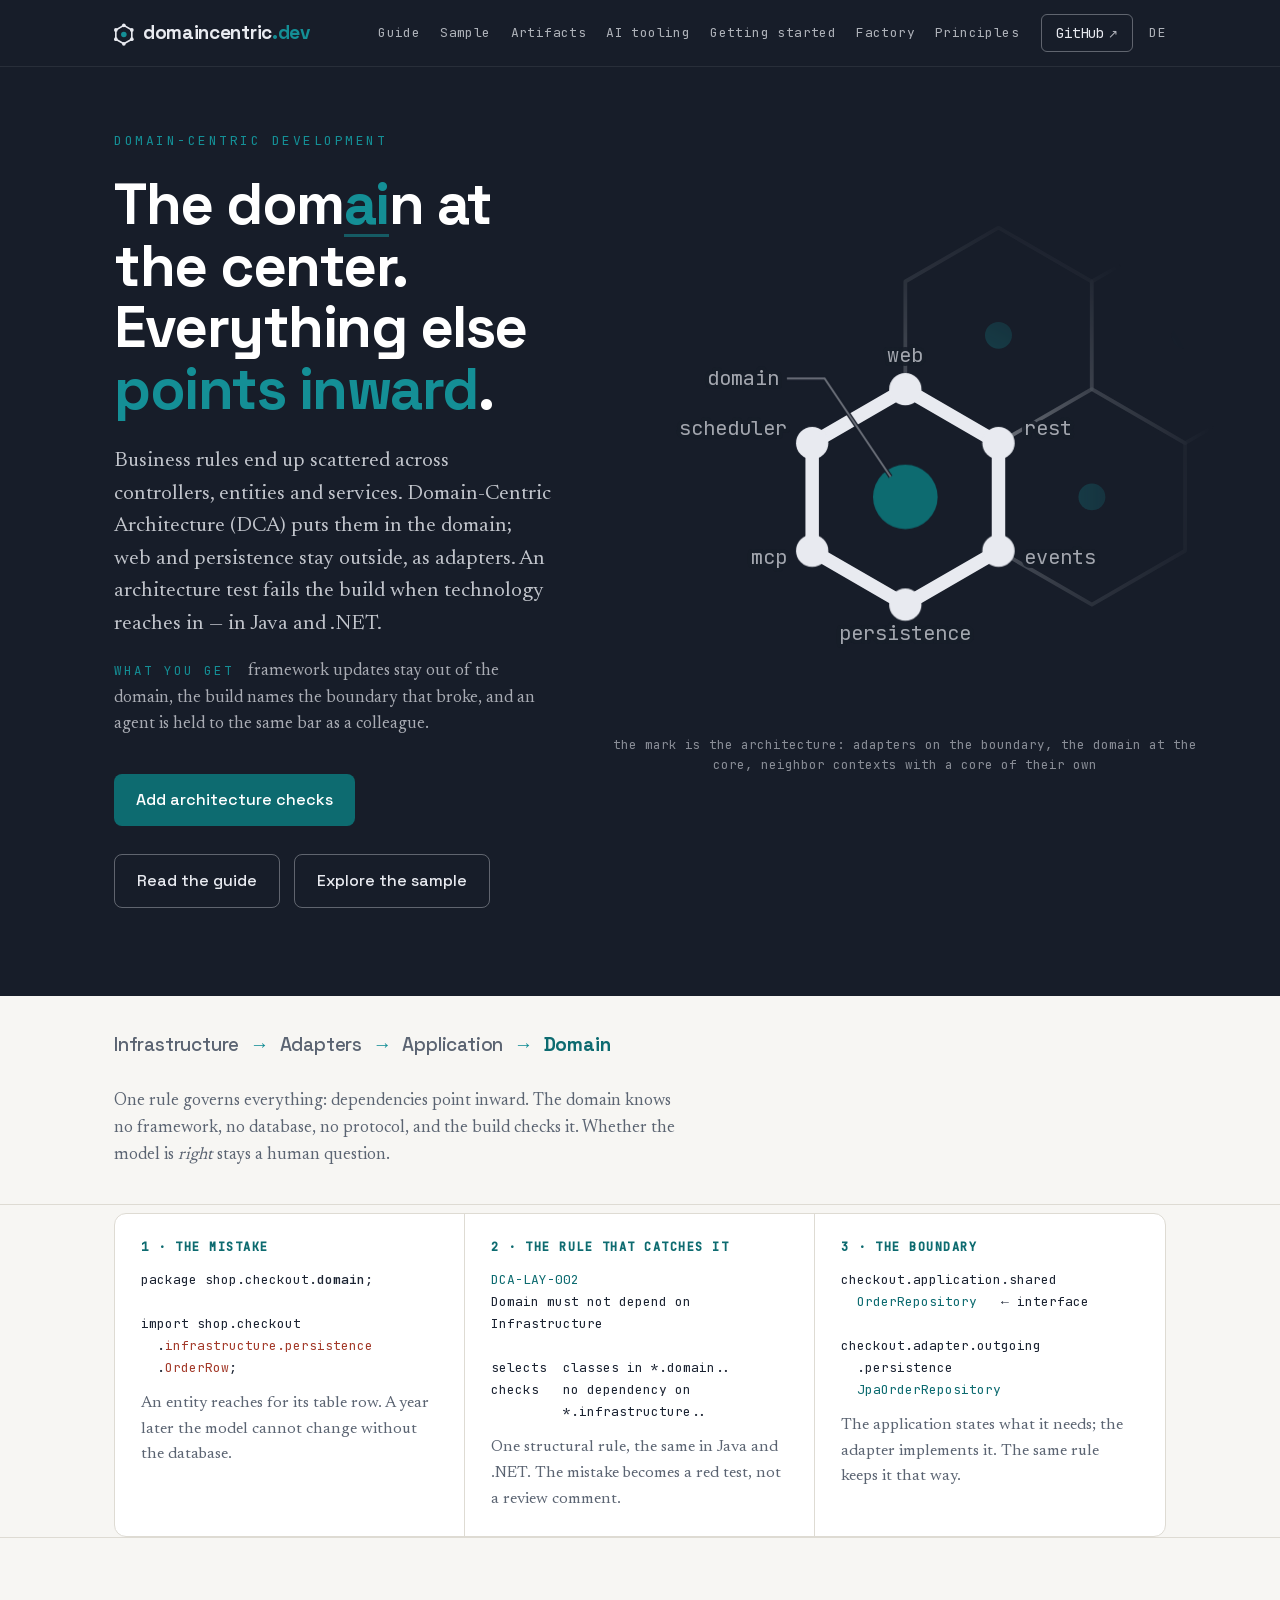
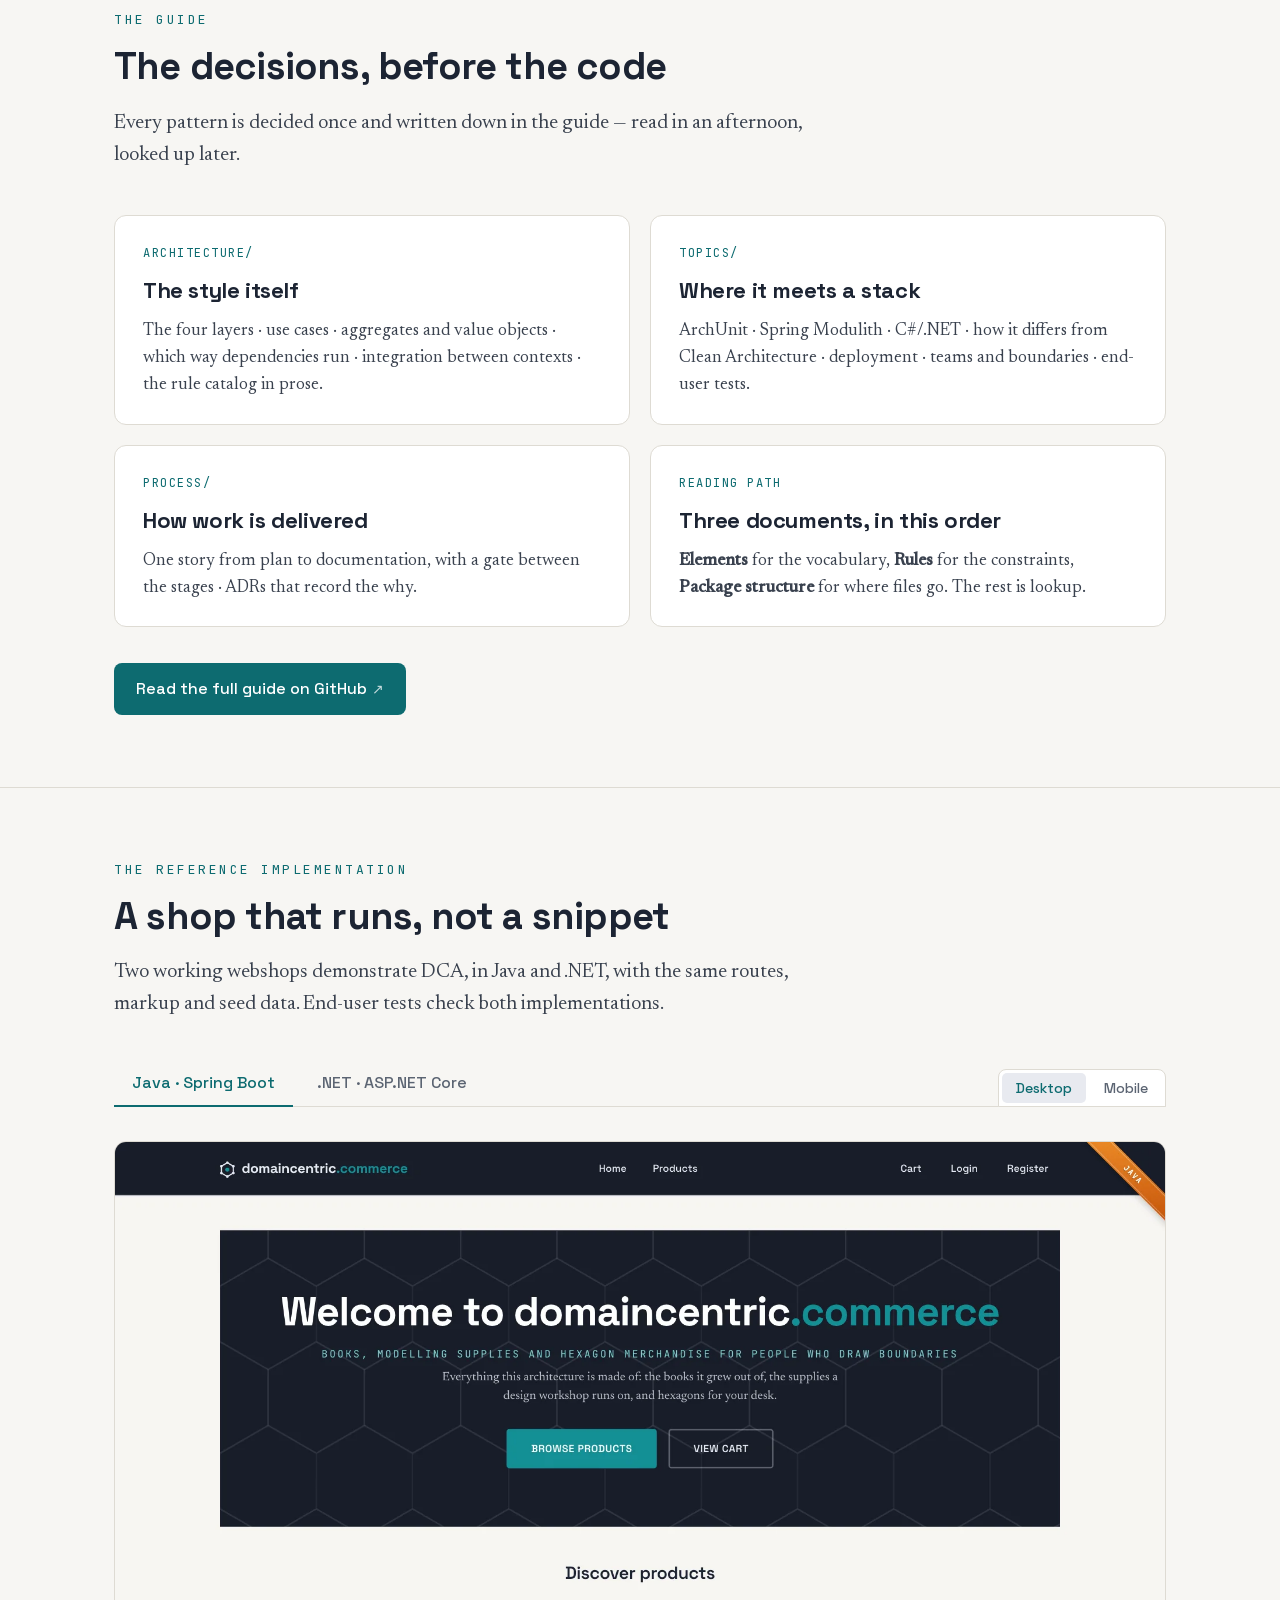
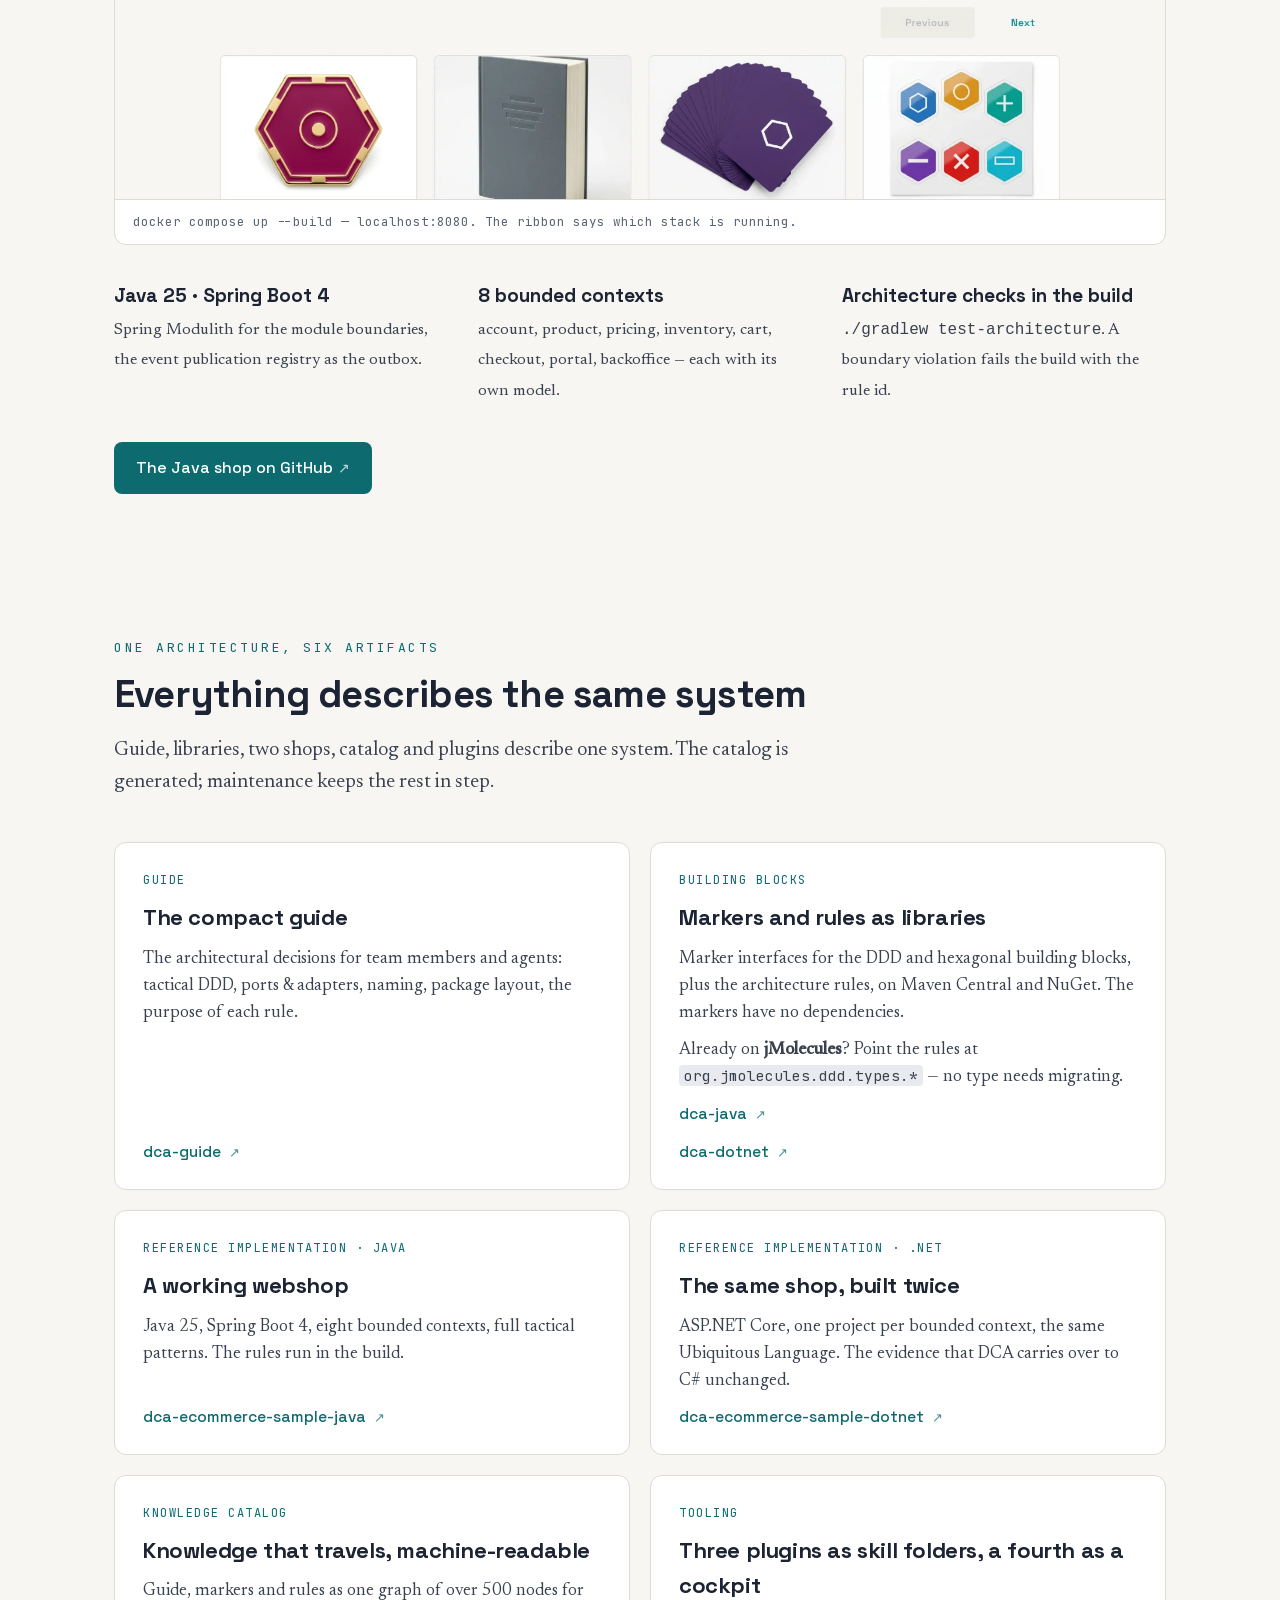
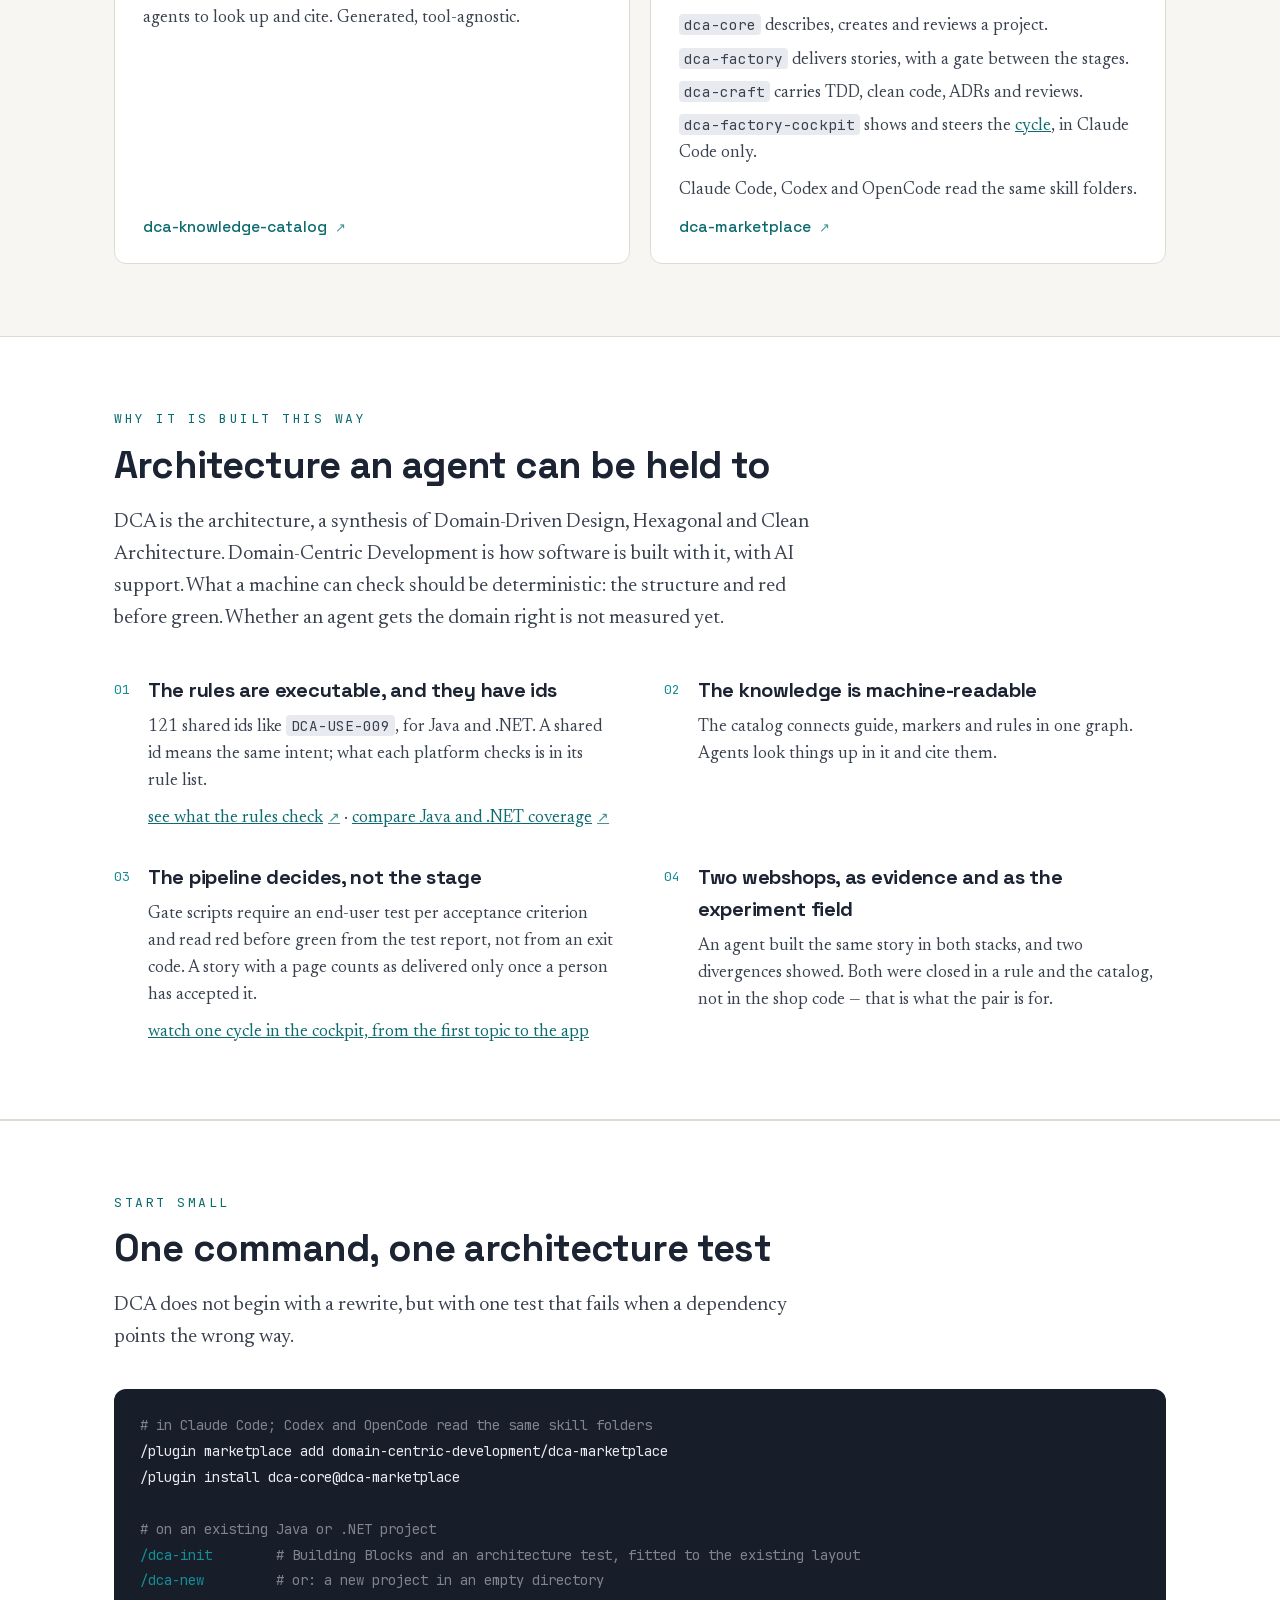
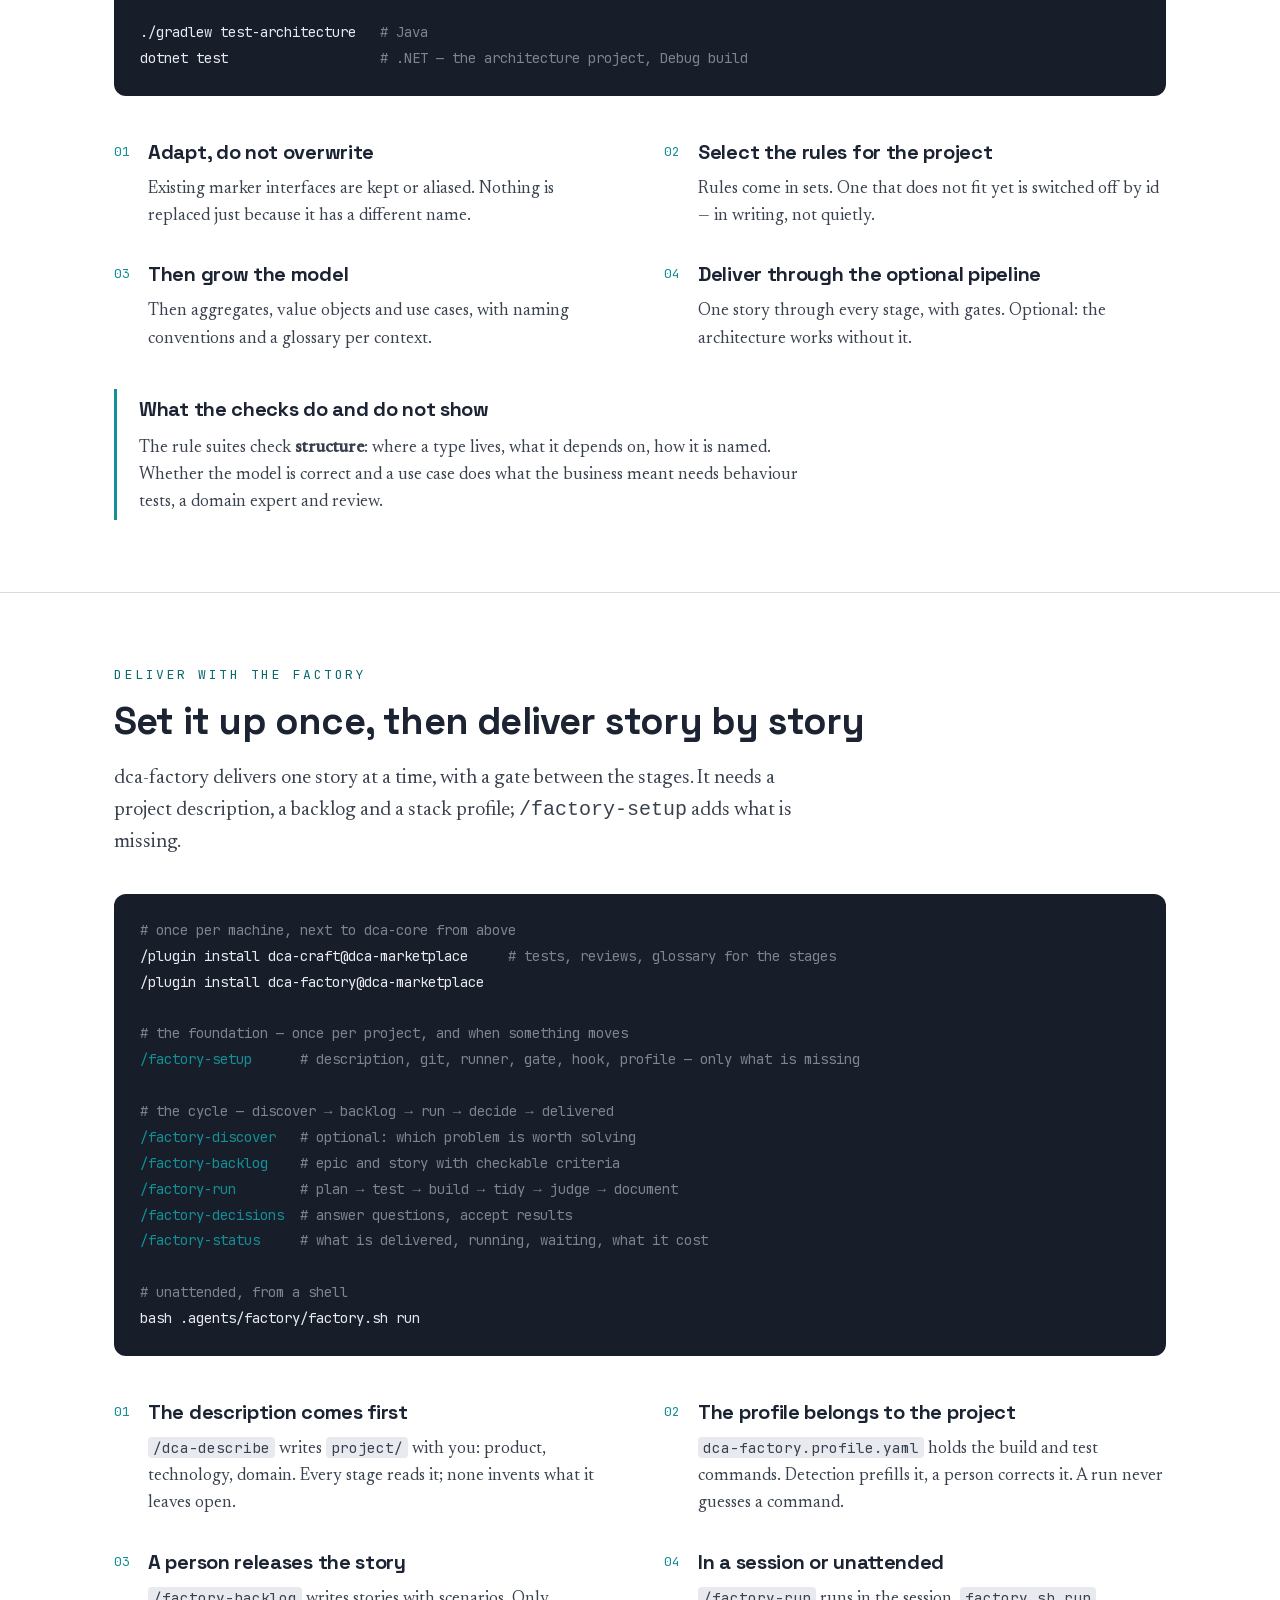
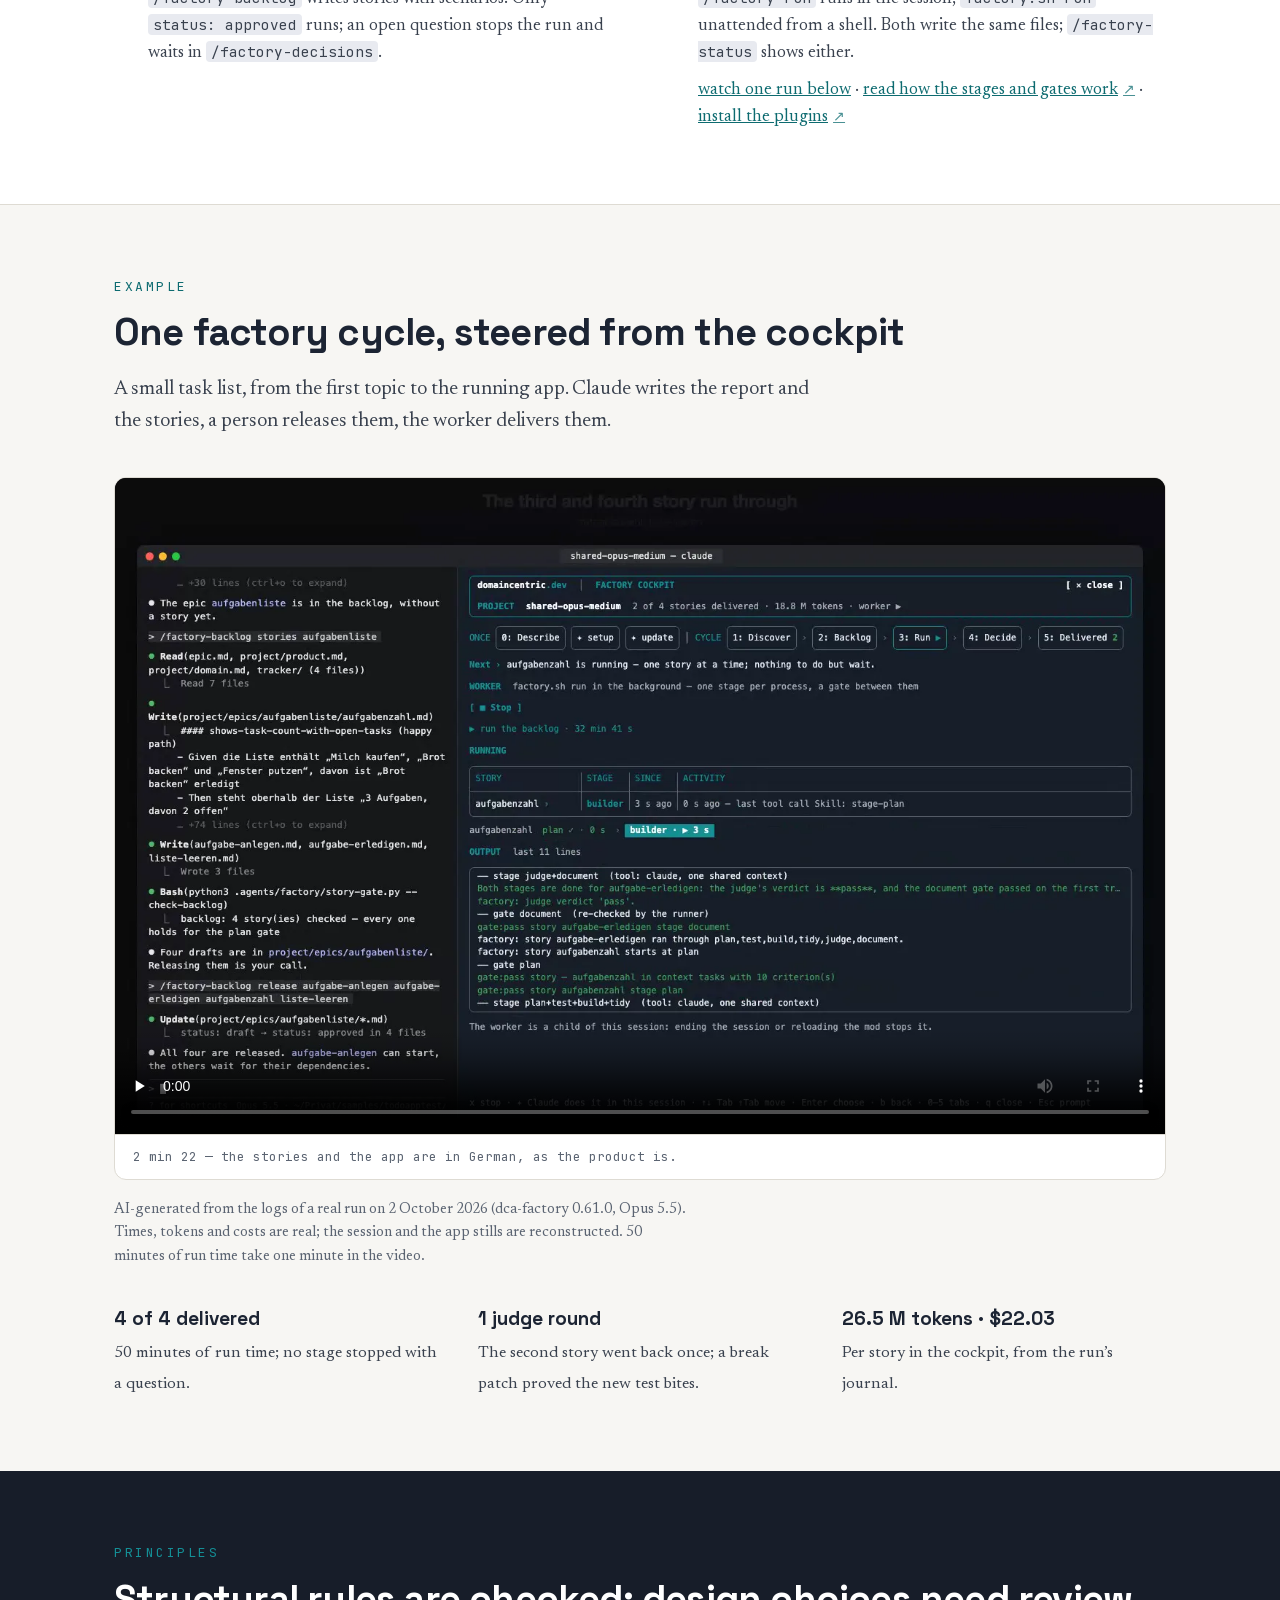
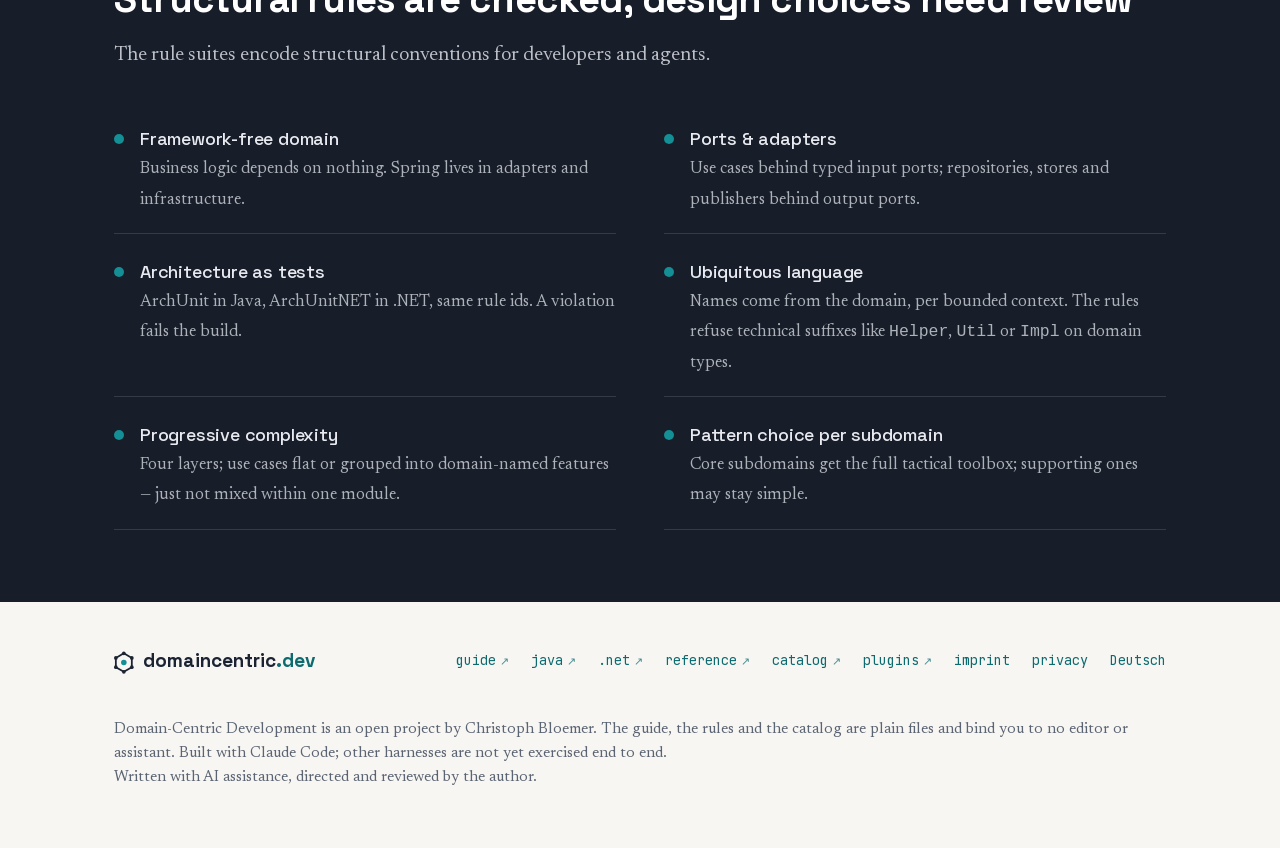
<file: index.html>
<!doctype html>
<html lang="en">
<head>
<meta charset="utf-8">
<meta name="viewport" content="width=device-width, initial-scale=1">
<title>Domain-Centric Development</title>
<meta name="description" content="Domain-Centric Architecture: a practical synthesis of Domain-Driven Design, Hexagonal Architecture and Clean Architecture — a compact guide, marker and rule libraries for Java and .NET, two reference implementations, and a machine-readable knowledge catalog for AI-assisted development.">
<link rel="icon" type="image/svg+xml" href="favicon.svg">
<link rel="canonical" href="https://domaincentric.dev/">
<link rel="alternate" hreflang="en" href="https://domaincentric.dev/">
<link rel="alternate" hreflang="de" href="https://domaincentric.dev/de/">
<link rel="alternate" hreflang="x-default" href="https://domaincentric.dev/">
<meta property="og:type" content="website">
<meta property="og:site_name" content="Domain-Centric Development">
<meta property="og:url" content="https://domaincentric.dev/">
<meta property="og:title" content="Domain-Centric Development — the domain at the center">
<meta property="og:description" content="A practical synthesis of Domain-Driven Design, Hexagonal and Clean Architecture: a compact guide, marker and rule libraries for Java and .NET, two reference implementations, and a machine-readable knowledge catalog.">
<meta property="og:image" content="https://domaincentric.dev/assets/og-image.png">
<meta property="og:image:width" content="1200">
<meta property="og:image:height" content="630">
<meta property="og:image:alt" content="The Domain-Centric mark: one bounded context with adapters on its boundary and the domain at the core">
<meta name="twitter:card" content="summary_large_image">
<link rel="stylesheet" href="assets/fonts/fonts.css">
<style>
  :root {
    --ink: #1c2433;
    --deep: #171d29;
    --paper: #f7f6f3;
    --mist: #e8eaf0;
    --teal: #148f96;
    --teal-dark: #0d6b70;
    --muted: #5b6472;
    --line: #dedbd3;
    --display: 'Space Grotesk', 'Avenir Next', 'Trebuchet MS', sans-serif;
    --body: 'Newsreader', Georgia, 'Times New Roman', serif;
    --mono: 'JetBrains Mono', 'SF Mono', Menlo, monospace;
  }
  * { margin: 0; padding: 0; box-sizing: border-box; }
  html { scroll-behavior: smooth; }
  body { background: var(--paper); color: var(--ink); font-family: var(--body); font-size: 19px; line-height: 1.6; }
  a { color: var(--teal-dark); }
  a:hover { color: var(--teal); }
  a:focus-visible, button:focus-visible { outline: 3px solid var(--teal); outline-offset: 3px; border-radius: 2px; }
  .wrap { max-width: 1100px; margin: 0 auto; padding: 0 24px; }

  /* ---------- header ---------- */
  .hero { background: var(--deep); color: var(--mist); }
  .topbar { position: sticky; top: 0; z-index: 50; background: var(--deep); color: var(--mist); border-bottom: 1px solid rgba(232,234,240,0.08); }
  .nav { display: flex; align-items: center; justify-content: space-between; padding: 14px 0; }
  section[id], header[id] { scroll-margin-top: 72px; }
  .nav .brand { display: flex; align-items: center; gap: 1ex; font-family: var(--display); font-weight: 700; font-size: 19px; color: var(--mist); text-decoration: none; letter-spacing: -0.3px; }
  .nav .brand .tld { color: var(--teal); }
  .nav a.gh { font-family: var(--mono); font-size: 14px; color: var(--mist); text-decoration: none; border: 1px solid rgba(232,234,240,0.35); padding: 7px 14px; border-radius: 6px; }
  .nav a.lang { font-family: var(--mono); font-size: 13px; letter-spacing: 0.4px; color: rgba(232,234,240,0.72); text-decoration: none; margin-left: 16px; }
  .nav a.lang:hover { color: var(--teal); }
  .nav a.gh:hover { border-color: var(--teal); color: var(--teal); }
  .nav .sections { display: flex; gap: 20px; margin-left: auto; margin-right: 22px; }
  .nav .sections a { font-family: var(--mono); font-size: 13px; letter-spacing: 0.4px; color: rgba(232,234,240,0.72); text-decoration: none; }
  .nav .sections a:hover { color: var(--teal); }

  .hero-grid { display: grid; grid-template-columns: 5.2fr 6.8fr; gap: 40px; align-items: center; padding: 64px 0 88px; }
  .eyebrow { font-family: var(--mono); font-size: 13px; letter-spacing: 2.5px; text-transform: uppercase; color: var(--teal); margin-bottom: 22px; }
  h1 { font-family: var(--display); font-weight: 700; font-size: clamp(38px, 5vw, 58px); line-height: 1.06; letter-spacing: -1.5px; color: #ffffff; }
  h1 .accent { color: var(--teal); }
  .ai { color: var(--teal); position: relative; }
  .ai::after { content: ""; position: absolute; left: 0; right: 0; bottom: 0.08em; border-bottom: 0.06em solid currentColor; opacity: 0.55; }
  .hero p.lede { margin-top: 26px; font-size: 21px; line-height: 1.55; color: rgba(232,234,240,0.82); max-width: 34em; }
  .hero p.gain { margin-top: 18px; font-size: 17px; line-height: 1.55; color: rgba(232,234,240,0.7); max-width: 38em; }
  .hero p.gain span { font-family: var(--mono); font-size: 12.5px; letter-spacing: 2px; text-transform: uppercase; color: var(--teal); margin-right: 10px; }
  .cta-row { margin-top: 36px; display: flex; gap: 14px; flex-wrap: wrap; }
  /* in the hero the break is deliberate: the one action on its own line, the two places to read
     beneath it. An empty item that fills the row does the breaking; the buttons keep their own width. */
  .cta-break { flex-basis: 100%; height: 0; }
  .btn { font-family: var(--display); font-weight: 500; font-size: 16px; text-decoration: none; padding: 13px 22px; border-radius: 8px; display: inline-block; }
  .btn.primary { background: var(--teal-dark); color: #ffffff; }   /* 6.26:1 on white text */
  .btn.primary:hover { background: #0b5b60; color: #ffffff; }      /* 7.84:1 */
  .btn.ghost { color: var(--mist); border: 1px solid rgba(232,234,240,0.35); }
  .btn.ghost:hover { border-color: var(--teal); color: var(--teal); }
  /* Every link that leaves domaincentric.dev says so. An arrow costs one character and
     removes the surprise of landing in a markdown file with no way back. */
  a.ext::after { content: "\2197"; font-size: 0.85em; margin-left: 0.35em; vertical-align: baseline; opacity: 0.75; }

  /* ---------- teasers that stay on the page ---------- */
  .teaser { border-top: 1px solid var(--line); }
  .teaser .cta-row { margin-top: 36px; }
  .shot { margin-top: 40px; border: 1px solid var(--line); border-radius: 12px; overflow: hidden; background: #ffffff; }
  .shot img { display: block; width: 100%; height: auto; }
  .shot video { display: block; width: 100%; height: auto; background: #0b0c0f; }
  .ai-note { margin-top: 18px; font-size: 14.5px; color: var(--muted); max-width: 72ch; }
  .shot figcaption { font-family: var(--mono); font-size: 12.5px; color: var(--muted); padding: 12px 18px; border-top: 1px solid var(--line); }
  .facts { margin-top: 36px; display: grid; grid-template-columns: repeat(3, minmax(0, 1fr)); gap: 24px 40px; list-style: none; }
  .facts b { font-family: var(--display); font-size: 19px; display: block; margin-bottom: 4px; }
  /* two implementations, one at a time — the tabs carry what the ghost link could not */
  .tabs { margin-top: 40px; }
  /* the rule under the row belongs to the row, not to the tablist: the switch sits beside the tabs
     without being owned by them, which a tablist may not do */
  .tabrow { display: flex; flex-wrap: wrap; row-gap: 6px; align-items: flex-end; border-bottom: 1px solid var(--line); }
  .tablist { display: flex; gap: 6px; }
  .tablist button { font-family: var(--display); font-weight: 500; font-size: 16px; color: var(--muted);
    background: none; border: 0; border-bottom: 2px solid transparent; padding: 12px 18px; cursor: pointer; margin-bottom: -1px; }
  .tablist button:hover { color: var(--ink); }
  .tablist button[aria-selected="true"] { color: var(--teal-dark); border-bottom-color: var(--teal-dark); }
  .tablist button:focus-visible { outline: 2px solid var(--teal-dark); outline-offset: 2px; border-radius: 4px 4px 0 0; }
  .tabpanel { padding-top: 8px; }
  .tabpanel .shot { margin-top: 26px; }
  /* Desktop- und Handy-Aufnahme: der Breakpoint setzt den Startzustand, der Schalter überstimmt ihn */
  /* The switch belongs to the tab row: pushed to its right end, sitting on the rule the tabs sit on,
     its own border continuing that line. On a narrow screen the row wraps and it takes a line below,
     which is the same control either way. */
  .viewswitch { display: none; margin-left: auto; align-self: flex-end; margin-bottom: -1px;
    gap: 4px; padding: 3px; border: 1px solid var(--line); border-radius: 8px 8px 0 0; background: #ffffff; }
  .js .viewswitch { display: inline-flex; }
  /* The stack names alone carry the distinction once the row gets tight: spelling out the frameworks
     pushed each tab onto a line of its own and left the switch stranded on a third. Measured — with
     the long labels the row breaks at 580 px and is down to 14 px of air at 590, so the short ones
     start well above that rather than at the first width where it visibly fails. */
  @media (max-width: 660px) {
    .tab-sub { display: none; }
    .tablist button { padding: 12px 14px; }
    .viewswitch button { padding: 6px 11px; }
  }
  .viewswitch button { font-family: var(--display); font-size: 14px; font-weight: 500; color: var(--muted);
    background: none; border: 0; border-radius: 5px; padding: 6px 14px; cursor: pointer; }
  .viewswitch button:hover { color: var(--ink); }
  .viewswitch button[aria-pressed="true"] { background: var(--mist); color: var(--teal-dark); }
  .viewswitch button:focus-visible { outline: 2px solid var(--teal-dark); outline-offset: 2px; }
  .shot--phone { display: none; }
  .shot--phone img { max-width: 360px; margin: 0 auto; }
  @media (max-width: 700px) {
    .shot--desktop { display: none; }
    .shot--phone { display: block; }
  }
  /* die Wahl des Lesers schlägt den Breakpoint — höhere Spezifität, unabhängig von der Media Query */
  [data-view="desktop"] .shot--desktop { display: block; }
  [data-view="desktop"] .shot--phone { display: none; }
  [data-view="phone"] .shot--phone { display: block; }
  [data-view="phone"] .shot--desktop { display: none; }

  /* without JavaScript both panels stay readable, each behind its own heading */
  .tabpanel > h3 { font-family: var(--display); font-weight: 700; font-size: 20px; margin-top: 26px; }
  .js .tabpanel > h3 { position: absolute; width: 1px; height: 1px; overflow: hidden; clip: rect(0 0 0 0); white-space: nowrap; }

  .facts span { font-size: 16px; color: #39414e; }
  @media (max-width: 860px) { .facts { grid-template-columns: 1fr; } }


  /* the mark as a living context map */
  .figure { text-align: center; }
  .figure svg { width: min(100%, 700px); height: auto; overflow: visible; }
  /* the field may bleed past the text column — but only where there is room beside it,
     otherwise the overhang widens the page and the whole document scrolls sideways */
  @media (min-width: 1180px) {
    .figure { margin-right: calc(-1 * min(4vw, 70px)); }
  }
  .figure .caption { font-family: var(--mono); font-size: 12.5px; color: rgba(232,234,240,0.55); margin-top: -6px; }
  /* labels knock out the lines behind them, the way annotation does on a drawing */
  .node-label { paint-order: stroke; stroke: var(--deep); stroke-width: 3px; stroke-linejoin: round; }
  .node-label { font-family: var(--mono); font-size: 7.5px; fill: rgba(232,234,240,0.75); }
  .leader { fill: none; stroke: rgba(232,234,240,0.4); stroke-width: 0.7; }
  /* the leader lies over the boundary: a knock-out in the ground colour cuts the boundary where it crosses */
  .leader-knockout { fill: none; stroke: var(--deep); stroke-width: 1.6; }
  /* The drawing is annotated in order: the boundary stands, the ports appear clockwise from the
     top, each label follows its port, and last the leader draws itself from the core outwards
     and names it. Without motion everything stands at once. */
  @media (prefers-reduced-motion: no-preference) {
    .node, .node-label { opacity: 0; animation: appear 0.4s ease-out forwards; }
    .node:nth-of-type(1) { animation-delay: 0.30s; } .node-label:nth-of-type(1) { animation-delay: 0.42s; }
    .node:nth-of-type(2) { animation-delay: 0.44s; } .node-label:nth-of-type(2) { animation-delay: 0.56s; }
    .node:nth-of-type(3) { animation-delay: 0.58s; } .node-label:nth-of-type(3) { animation-delay: 0.70s; }
    .node:nth-of-type(4) { animation-delay: 0.72s; } .node-label:nth-of-type(4) { animation-delay: 0.84s; }
    .node:nth-of-type(5) { animation-delay: 0.86s; } .node-label:nth-of-type(5) { animation-delay: 0.98s; }
    .node:nth-of-type(6) { animation-delay: 1.00s; } .node-label:nth-of-type(6) { animation-delay: 1.12s; }
    .node-label { animation-name: appear-label; }
    .node-label.core-name { animation-delay: 2.85s; }
    .leader, .leader-knockout { stroke-dasharray: 60; stroke-dashoffset: 60; animation: draw 0.4s ease-out 2.4s forwards; }
    @keyframes appear { to { opacity: 1; } }
    @keyframes appear-label { to { opacity: 0.9; } }
    @keyframes draw { to { stroke-dashoffset: 0; } }
  }

  /* ---------- dependency rule strip ---------- */
  .rule { border-bottom: 1px solid var(--line); }
  .rule .wrap { display: flex; align-items: baseline; gap: 28px; padding: 34px 24px; flex-wrap: wrap; }
  .rule .chain { font-family: var(--display); font-weight: 500; font-size: 19px; letter-spacing: -0.2px; white-space: nowrap; }
  .rule .chain .arrow { color: var(--teal); padding: 0 6px; }
  .rule .chain .domain { color: var(--teal-dark); font-weight: 700; }
  .rule p { font-size: 17px; color: var(--muted); max-width: 34em; }

  /* the one concrete thing, before any more explanation */
  .example .wrap { display: grid; grid-template-columns: repeat(3, minmax(0, 1fr)); gap: 0; border: 1px solid var(--line); border-radius: 12px; overflow: hidden; background: #ffffff; margin-top: 8px; padding: 0; }
  .example .step { padding: 24px 26px; border-right: 1px solid var(--line); }
  .example .step:last-child { border-right: 0; }
  .example .step > b { font-family: var(--mono); font-size: 12px; letter-spacing: 1.5px; text-transform: uppercase; color: var(--teal-dark); display: block; margin-bottom: 12px; }
  .example pre b { font-weight: 500; }
  .example pre { font-family: var(--mono); font-size: 13px; line-height: 1.7; white-space: pre-wrap; overflow-wrap: anywhere; color: var(--ink); }
  .example .bad { color: #a33a2a; }
  .example .good { color: var(--teal-dark); }
  .example p { font-size: 16px; color: var(--muted); margin-top: 12px; }
  .example .outer { padding: 0 24px; max-width: 1100px; margin: 0 auto; }

  /* ---------- sections ---------- */
  section { padding: 72px 0; }
  .kicker { font-family: var(--mono); font-size: 13px; letter-spacing: 2.5px; text-transform: uppercase; color: var(--teal-dark); margin-bottom: 14px; }
  h2 { font-family: var(--display); font-weight: 700; font-size: clamp(28px, 3.4vw, 38px); letter-spacing: -0.8px; line-height: 1.15; margin-bottom: 18px; }
  .section-lede { font-size: 20px; max-width: 36em; color: #39414e; }

  /* artifact cards */
  .cards { margin-top: 44px; display: grid; grid-template-columns: repeat(2, minmax(0, 1fr)); gap: 20px; }
  .card { background: #ffffff; border: 1px solid var(--line); border-radius: 12px; padding: 28px 28px 24px; display: flex; flex-direction: column; gap: 10px; }
  .card .tag { font-family: var(--mono); font-size: 12px; letter-spacing: 1.5px; text-transform: uppercase; color: var(--teal-dark); flex-grow: 0; }
  .card h3 { font-family: var(--display); font-weight: 700; font-size: 22px; letter-spacing: -0.4px; }
  .card p { font-size: 17px; color: #39414e; flex-grow: 1; }
  .card a.more { font-family: var(--display); font-size: 15.5px; font-weight: 500; text-decoration: none; }
  .card a.more::after { content: " \2192"; }
  /* the outgoing arrow wins over the card's own: a link that leaves the site says so everywhere */
  .card a.more.ext::after { content: " \2197"; }
  .card a.more + a.more { margin-top: 4px; }
  .card code { font-family: var(--mono); font-size: 0.84em; background: var(--mist); padding: 1px 5px; border-radius: 4px; overflow-wrap: anywhere; }
  .card a.more, .card p { overflow-wrap: anywhere; }
  .card ul.plugins { list-style: none; padding: 0; margin: 0; display: flex; flex-direction: column; gap: 6px; font-size: 17px; color: #39414e; }
  .card .soon { font-family: var(--display); font-size: 15.5px; font-weight: 500; color: var(--muted); }

  /* why AI */
  .with-ai { background: #ffffff; border-top: 1px solid var(--line); border-bottom: 1px solid var(--line); }
  .with-ai .section-lede em { font-style: italic; color: var(--teal-dark); }
  .steps { margin-top: 40px; list-style: none; display: grid; grid-template-columns: repeat(2, minmax(0, 1fr)); gap: 28px 48px; counter-reset: step; }
  .steps li { display: flex; gap: 18px; }
  .step-no { font-family: var(--mono); font-size: 13px; color: var(--teal); padding-top: 6px; }
  .steps h3 { font-family: var(--display); font-weight: 700; font-size: 20px; letter-spacing: -0.3px; margin-bottom: 8px; }
  .steps p { font-size: 17px; color: #39414e; }
  .steps code { font-family: var(--mono); font-size: 0.84em; background: var(--mist); padding: 1px 5px; border-radius: 4px; }

  /* principles */
  .principles { background: var(--deep); color: var(--mist); }
  .principles .kicker { color: var(--teal); }
  .principles h2 { color: #ffffff; }
  .plist { margin-top: 36px; display: grid; grid-template-columns: repeat(2, minmax(0, 1fr)); gap: 6px 48px; list-style: none; }
  .plist li { display: flex; gap: 16px; padding: 18px 0; border-bottom: 1px solid rgba(232,234,240,0.14); }
  .plist .dot { flex-shrink: 0; width: 10px; height: 10px; border-radius: 50%; background: var(--teal); margin-top: 9px; }
  .plist b { font-family: var(--display); font-weight: 500; display: block; font-size: 18px; letter-spacing: -0.2px; }
  .plist span { font-size: 16.5px; color: rgba(232,234,240,0.72); }

  /* start small: the command plate and the evidence limits */
  .start { background: #ffffff; border-top: 1px solid var(--line); }
  .plate { margin-top: 36px; background: var(--deep); color: var(--mist); border-radius: 12px; padding: 24px 26px; overflow-x: auto; }
  .plate pre { font-family: var(--mono); font-size: 14px; line-height: 1.85; white-space: pre; }
  .plate .c { color: rgba(232,234,240,0.5); }
  .plate .t { color: var(--teal); }
  .limits { margin-top: 36px; border-left: 3px solid var(--teal); padding: 4px 0 4px 22px; }
  .limits h3 { font-family: var(--display); font-weight: 700; font-size: 20px; letter-spacing: -0.3px; margin-bottom: 10px; }
  .limits p { font-size: 17px; color: #39414e; max-width: 40em; }
  .limits p + p { margin-top: 10px; }


  /* footer */
  footer { padding: 44px 0 56px; }
  footer .wrap { display: flex; justify-content: space-between; gap: 24px; flex-wrap: wrap; align-items: center; }
  /* the lockup: the mark's node distance and the gap are both one x-height of the wordmark.
     The drawing fills the viewBox, so 1ex of gap is 1ex of visible air; the small shift centres
     the mark on a wordmark that is all lowercase and has no descenders. */
  .nav .brand svg, footer .fbrand svg { width: 2.132ex; height: 2.402ex; overflow: visible; transform: translateY(0.16ex); }
  footer .fbrand { display: flex; align-items: center; gap: 1ex; font-family: var(--display); font-weight: 700; }
  footer .fbrand .tld { color: var(--teal-dark); }
  footer nav { display: flex; gap: 22px; flex-wrap: wrap; }
  footer nav a { font-family: var(--mono); font-size: 13.5px; text-decoration: none; }
  footer .note { width: 100%; margin-top: 18px; font-size: 15px; color: var(--muted); }

  @media (max-width: 960px) { .nav .sections { display: none; } .nav a.gh { margin-left: auto; } }
  @media (max-width: 380px) { .nav .brand { font-size: 15px; } .nav a.gh { font-size: 12.5px; padding: 6px 9px; margin-left: 12px; } .nav a.lang { margin-left: 10px; } }
  @media (max-width: 860px) {
    .rule .chain { white-space: normal; font-size: 17px; }
    .hero-grid { grid-template-columns: 1fr; padding: 24px 0 64px; gap: 12px; }
    /* on a phone the drawing sits between the claim and the text: eyebrow, headline, mark, then the lede */
    .hero-grid > div:first-child { display: contents; }
    .hero .eyebrow { order: 1; } .hero h1 { order: 2; }
    .figure { order: 3; margin: 0 0 -36px; }
    .hero p.lede { order: 4; } .hero p.gain { order: 5; } .hero .cta-row { order: 6; }
    .figure svg { width: min(72vw, 300px); }
    .figure .caption { display: none; }
    .example .wrap { grid-template-columns: 1fr; }
    .example .step { border-right: 0; border-bottom: 1px solid var(--line); }
    .example .step:last-child { border-bottom: 0; }
    .cards, .plist, .steps { grid-template-columns: 1fr; }
    section { padding: 56px 0; }
  }
</style>
</head>
<body>

<div class="topbar">
  <div class="wrap">
    <nav class="nav" aria-label="Main">
      <a class="brand" href="/">
        <svg viewBox="17.4 12 85.2 96" fill="none" aria-hidden="true">
          <polygon points="60,20 94.6,40 94.6,80 60,100 25.4,80 25.4,40" stroke="#e8eaf0" stroke-width="7" stroke-linejoin="round"/>
          <circle cx="60" cy="20" r="8" fill="#e8eaf0"/><circle cx="94.6" cy="40" r="8" fill="#e8eaf0"/>
          <circle cx="94.6" cy="80" r="8" fill="#e8eaf0"/><circle cx="60" cy="100" r="8" fill="#e8eaf0"/>
          <circle cx="25.4" cy="80" r="8" fill="#e8eaf0"/><circle cx="25.4" cy="40" r="8" fill="#e8eaf0"/>
          <circle cx="60" cy="60" r="12" fill="#148f96"/>
        </svg>
        <span class="wordmark">domaincentric<span class="tld">.dev</span></span>
      </a>
      <span class="sections">
        <a href="#guide">Guide</a>
        <a href="#sample">Sample</a>
        <a href="#artifacts">Artifacts</a>
        <a href="#with-ai">AI tooling</a>
        <a href="#start">Getting started</a>
        <a href="#factory">Factory</a>
        <a href="#principles">Principles</a>
      </span>
      <a class="gh ext" href="https://github.com/domain-centric-development" rel="noopener">GitHub</a>
      <a class="lang" href="de/" hreflang="de" lang="de" title="Diese Seite auf Deutsch">DE</a>
    </nav>
  </div>
</div>

<header class="hero">
  <div class="wrap">

    <div class="hero-grid">
      <div>
        <p class="eyebrow">Domain-Centric Development</p>
        <h1>The dom<span class="ai" title="yes, it is in there">ai</span>n at the center.<br>Everything else <span class="accent">points inward</span>.</h1>
        <p class="lede">Business rules end up scattered across controllers, entities and services.
        Domain-Centric Architecture (DCA) puts them in the domain; web and persistence stay outside, as
        adapters. An architecture test fails the build when technology reaches in — in Java and .NET.</p>
        <p class="gain"><span>What you get</span> framework updates stay out of the domain, the build
        names the boundary that broke, and an agent is held to the same bar as a colleague.</p>
        <div class="cta-row">
          <a class="btn primary" href="#start">Add architecture checks</a>
          <span class="cta-break" aria-hidden="true"></span>
          <a class="btn ghost" href="#guide">Read the guide</a>
          <a class="btn ghost" href="#sample">Explore the sample</a>
        </div>
      </div>

      <div class="figure">
        <svg class="anim" viewBox="-56 -26.5 232 173" role="img" aria-label="The Domain-Centric mark read as one bounded context: adapters and ports on the hexagonal boundary, the domain model at the center, every dependency pointing inward — neighbouring contexts fading out towards the upper right, each with a domain core of its own">
          <defs>
            <radialGradient id="fade" gradientUnits="userSpaceOnUse" cx="60" cy="60" r="118">
              <stop offset="0.28" stop-color="#ffffff" stop-opacity="1"/>
              <stop offset="0.66" stop-color="#ffffff" stop-opacity="0.4"/>
              <stop offset="1" stop-color="#ffffff" stop-opacity="0"/>
            </radialGradient>
            <mask id="neighbours-fade"><rect x="-60" y="-100" width="330" height="280" fill="url(#fade)"/></mask>
          </defs>
          <g mask="url(#neighbours-fade)">
            <polygon points="94.6,-40 129.2,-20 129.2,20 94.6,40 60,20 60,-20" stroke="#e8eaf0" stroke-opacity="0.26" stroke-width="1.4" stroke-linejoin="round" fill="none"/>
            <circle cx="94.6" cy="0" r="5" fill="#148f96" fill-opacity="0.45"/>
            <polygon points="129.3,20 163.9,40 163.9,80 129.3,100 94.7,80 94.7,40" stroke="#e8eaf0" stroke-opacity="0.26" stroke-width="1.4" stroke-linejoin="round" fill="none"/>
            <circle cx="129.3" cy="60" r="5" fill="#148f96" fill-opacity="0.45"/>
            <polygon points="163.9,-40 198.5,-20 198.5,20 163.9,40 129.3,20 129.3,-20" stroke="#e8eaf0" stroke-opacity="0.26" stroke-width="1.4" stroke-linejoin="round" fill="none"/>
            <circle cx="163.9" cy="0" r="5" fill="#148f96" fill-opacity="0.45"/>
          </g>
          <polygon class="boundary" points="60,20 94.6,40 94.6,80 60,100 25.4,80 25.4,40" stroke="#e8eaf0" stroke-width="5" stroke-linejoin="round" fill="none"/>
          <circle class="node" cx="60" cy="20" r="6" fill="#e8eaf0"/>
          <circle class="node" cx="94.6" cy="40" r="6" fill="#e8eaf0"/>
          <circle class="node" cx="94.6" cy="80" r="6" fill="#e8eaf0"/>
          <circle class="node" cx="60" cy="100" r="6" fill="#e8eaf0"/>
          <circle class="node" cx="25.4" cy="80" r="6" fill="#e8eaf0"/>
          <circle class="node" cx="25.4" cy="40" r="6" fill="#e8eaf0"/>
          <circle class="core" cx="60" cy="60" r="12" fill="#148f96"/>
          <text class="node-label" x="60" y="10" text-anchor="middle">web</text>
          <text class="node-label" x="104" y="37" text-anchor="start">rest</text>
          <text class="node-label" x="104" y="85" text-anchor="start">events</text>
          <text class="node-label" x="60" y="113" text-anchor="middle">persistence</text>
          <text class="node-label" x="16" y="85" text-anchor="end">mcp</text>
          <text class="node-label" x="16" y="37" text-anchor="end">scheduler</text>
          <!-- the core is named the way a drawing annotates: a fine leader line, the word set beside it -->
          <polyline class="leader-knockout" points="54.5,52.5 30,16 16,16"/>
          <polyline class="leader" points="54.5,52.5 30,16 16,16"/>
          <text class="node-label core-name" x="13" y="18.4" text-anchor="end">domain</text>
        </svg>
        <p class="caption">the mark is the architecture: adapters on the boundary, the domain at the core, neighbor contexts with a core of their own</p>
      </div>
    </div>
  </div>
</header>

<div class="rule">
  <div class="wrap">
    <p class="chain">Infrastructure <span class="arrow">&rarr;</span> Adapters <span class="arrow">&rarr;</span> Application <span class="arrow">&rarr;</span> <span class="domain">Domain</span></p>
    <p>One rule governs everything: dependencies point inward. The domain knows no framework, no
    database, no protocol, and the build checks it. Whether the model is <em>right</em> stays a human
    question.</p>
  </div>
</div>

<div class="example">
  <div class="outer">
    <div class="wrap">
      <div class="step">
        <b>1 · the mistake</b>
<pre>package shop.checkout.<b>domain</b>;

import shop.checkout
  .<span class="bad">infrastructure.persistence</span>
  .<span class="bad">OrderRow</span>;</pre>
        <p>An entity reaches for its table row. A year later the model cannot change without the
        database.</p>
      </div>
      <div class="step">
        <b>2 · the rule that catches it</b>
<pre><span class="good">DCA-LAY-002</span>
Domain must not depend on
Infrastructure

selects  classes in *.domain..
checks   no dependency on
         *.infrastructure..</pre>
        <p>One structural rule, the same in Java and .NET. The mistake becomes a red test, not a
        review comment.</p>
      </div>
      <div class="step">
        <b>3 · the boundary</b>
<pre>checkout.application.shared
  <span class="good">OrderRepository</span>   ← interface

checkout.adapter.outgoing
  .persistence
  <span class="good">JpaOrderRepository</span></pre>
        <p>The application states what it needs; the adapter implements it. The same rule keeps it
        that way.</p>
      </div>
    </div>
  </div>
</div>

<section id="guide" class="teaser">
  <div class="wrap">
    <p class="kicker">The guide</p>
    <h2>The decisions, before the code</h2>
    <p class="section-lede">Every pattern is decided once and written down in the guide — read in an
    afternoon, looked up later.</p>

    <div class="cards">
      <article class="card">
        <p class="tag">architecture/</p>
        <h3>The style itself</h3>
        <p>The four layers · use cases · aggregates and value objects · which way dependencies run ·
        integration between contexts · the rule catalog in prose.</p>
      </article>
      <article class="card">
        <p class="tag">topics/</p>
        <h3>Where it meets a stack</h3>
        <p>ArchUnit · Spring Modulith · C#/.NET · how it differs from Clean Architecture · deployment ·
        teams and boundaries · end-user tests.</p>
      </article>
      <article class="card">
        <p class="tag">process/</p>
        <h3>How work is delivered</h3>
        <p>One story from plan to documentation, with a gate between the stages · ADRs that record the
        why.</p>
      </article>
      <article class="card">
        <p class="tag">Reading path</p>
        <h3>Three documents, in this order</h3>
        <p><b>Elements</b> for the vocabulary, <b>Rules</b> for the constraints, <b>Package
        structure</b> for where files go. The rest is lookup.</p>
      </article>
    </div>

    <div class="cta-row">
      <a class="btn primary ext" href="https://github.com/domain-centric-development/dca-guide" rel="noopener">Read the full guide on GitHub</a>
    </div>
  </div>
</section>

<section id="sample" class="teaser">
  <div class="wrap">
    <p class="kicker">The reference implementation</p>
    <h2>A shop that runs, not a snippet</h2>
    <p class="section-lede">Two working webshops demonstrate DCA, in Java and .NET, with the same routes,
    markup and seed data. End-user tests check both implementations.</p>

    <div class="tabs">
      <div class="tabrow">
        <div class="tablist" role="tablist" aria-label="Reference implementations">
          <button type="button" role="tab" id="tab-java" aria-controls="panel-java" aria-selected="true">Java<span class="tab-sub"> · Spring Boot</span></button>
          <button type="button" role="tab" id="tab-dotnet" aria-controls="panel-dotnet" aria-selected="false">.NET<span class="tab-sub"> · ASP.NET Core</span></button>
        </div>
        <div class="viewswitch" role="group" aria-label="Screenshot size">
          <button type="button" data-view="desktop" aria-pressed="true">Desktop</button>
          <button type="button" data-view="phone" aria-pressed="false">Mobile</button>
        </div>
      </div>

      <div class="tabpanel" id="panel-java" role="tabpanel" aria-labelledby="tab-java" tabindex="0">
        <h3>Java · Spring Boot</h3>
        <figure class="shot shot--desktop">
          <img src="assets/shop-java.webp" width="1800" height="1125"
               alt="The Java shop on a desktop browser: the domaincentric.commerce home page with its hero and an orange JAVA ribbon in the corner">
          <figcaption>docker compose up --build &mdash; localhost:8080. The ribbon says which stack is running.</figcaption>
        </figure>
        <figure class="shot shot--phone">
          <img src="assets/shop-java-mobile.webp" width="589" height="1200" loading="lazy"
               alt="The same Java shop on a phone: the logo on its own line, every link under it, the orange JAVA tag in the top-right corner">
          <figcaption>The same page at 393&nbsp;px &mdash; links under the logo, the stack tag in the corner.</figcaption>
        </figure>
        <ul class="facts">
          <li><b>Java 25 · Spring Boot 4</b><span>Spring Modulith for the module boundaries, the event
          publication registry as the outbox.</span></li>
          <li><b>8 bounded contexts</b><span>account, product, pricing, inventory, cart, checkout,
          portal, backoffice — each with its own model.</span></li>
          <li><b>Architecture checks in the build</b><span><code>./gradlew test-architecture</code>. A boundary violation fails the build with the rule id.</span></li>
        </ul>
        <div class="cta-row">
          <a class="btn primary ext" href="https://github.com/domain-centric-development/dca-ecommerce-sample-java" rel="noopener">The Java shop on GitHub</a>
        </div>
      </div>

      <div class="tabpanel" id="panel-dotnet" role="tabpanel" aria-labelledby="tab-dotnet" tabindex="0">
        <h3>.NET · ASP.NET Core</h3>
        <figure class="shot shot--desktop">
          <img src="assets/shop-dotnet.webp" width="1800" height="1125" loading="lazy"
               alt="The .NET shop on a desktop browser: the domaincentric.commerce home page with its hero and a violet .NET ribbon in the corner">
          <figcaption>docker compose up --build &mdash; localhost:5080. The same page, down to the wording.</figcaption>
        </figure>
        <figure class="shot shot--phone">
          <img src="assets/shop-dotnet-mobile.webp" width="589" height="1200" loading="lazy"
               alt="The same .NET shop on a phone: the logo on its own line, every link under it, the violet .NET tag in the top-right corner">
          <figcaption>The same page at 393&nbsp;px &mdash; links under the logo, the stack tag in the corner.</figcaption>
        </figure>
        <ul class="facts">
          <li><b>ASP.NET Core</b><span>one project per bounded context, the boundaries carried by the
          solution layout instead of a module system.</span></li>
          <li><b>The same shop</b><span>same routes, same markup; both end-user suites check the same 22
          scenarios.</span></li>
          <li><b>The same rule ids</b><span><code>dotnet test</code> on ArchUnitNET, plus six
          <code>DCA-NET</code> rules for .NET only.</span></li>
        </ul>
        <div class="cta-row">
          <a class="btn primary ext" href="https://github.com/domain-centric-development/dca-ecommerce-sample-dotnet" rel="noopener">The .NET shop on GitHub</a>
        </div>
      </div>
    </div>
  </div>
</section>

<section id="artifacts">
  <div class="wrap">
    <p class="kicker">One architecture, six artifacts</p>
    <h2>Everything describes the same system</h2>
    <p class="section-lede">Guide, libraries, two shops, catalog and plugins describe one system. The
    catalog is generated; maintenance keeps the rest in step.</p>

    <div class="cards">
      <article class="card">
        <p class="tag">Guide</p>
        <h3>The compact guide</h3>
        <p>The architectural decisions for team members and agents: tactical DDD, ports &amp; adapters,
        naming, package layout, the purpose of each rule.</p>
        <a class="more ext" href="https://github.com/domain-centric-development/dca-guide" rel="noopener">dca-guide</a>
      </article>
      <article class="card">
        <p class="tag">Building Blocks</p>
        <h3>Markers and rules as libraries</h3>
        <p>Marker interfaces for the DDD and hexagonal building blocks, plus the architecture rules, on
        Maven Central and NuGet. The markers have no dependencies.</p>
        <p>Already on <b>jMolecules</b>? Point the rules at <code>org.jmolecules.ddd.types.*</code> —
        no type needs migrating.</p>
        <a class="more ext" href="https://github.com/domain-centric-development/dca-java" rel="noopener">dca-java</a>
        <a class="more ext" href="https://github.com/domain-centric-development/dca-dotnet" rel="noopener">dca-dotnet</a>
      </article>
      <article class="card">
        <p class="tag">Reference implementation · Java</p>
        <h3>A working webshop</h3>
        <p>Java 25, Spring Boot 4, eight bounded contexts, full tactical patterns. The rules run in the
        build.</p>
        <a class="more ext" href="https://github.com/domain-centric-development/dca-ecommerce-sample-java" rel="noopener">dca-ecommerce-sample-java</a>
      </article>
      <article class="card">
        <p class="tag">Reference implementation · .NET</p>
        <h3>The same shop, built twice</h3>
        <p>ASP.NET Core, one project per bounded context, the same Ubiquitous Language. The evidence
        that DCA carries over to C# unchanged.</p>
        <a class="more ext" href="https://github.com/domain-centric-development/dca-ecommerce-sample-dotnet" rel="noopener">dca-ecommerce-sample-dotnet</a>
      </article>
      <article class="card">
        <p class="tag">Knowledge catalog</p>
        <h3>Knowledge that travels, machine-readable</h3>
        <p>Guide, markers and rules as one graph of over 500 nodes for agents to look up and cite.
        Generated, tool-agnostic.</p>
        <a class="more ext" href="https://github.com/domain-centric-development/dca-knowledge-catalog" rel="noopener">dca-knowledge-catalog</a>
      </article>
      <article class="card">
        <p class="tag">Tooling</p>
        <h3>Three plugins as skill folders, a fourth as a cockpit</h3>
        <ul class="plugins">
          <li><code>dca-core</code> describes, creates and reviews a project.</li>
          <li><code>dca-factory</code> delivers stories, with a gate between the stages.</li>
          <li><code>dca-craft</code> carries TDD, clean code, ADRs and reviews.</li>
          <li><code>dca-factory-cockpit</code> shows and steers the <a href="#factory-run">cycle</a>, in Claude Code only.</li>
        </ul>
        <p>Claude Code, Codex and OpenCode read the same skill folders.</p>
        <a class="more ext" href="https://github.com/domain-centric-development/dca-marketplace" rel="noopener">dca-marketplace</a>
      </article>
    </div>
  </div>
</section>

<section id="with-ai" class="with-ai">
  <div class="wrap">
    <p class="kicker">Why it is built this way</p>
    <h2>Architecture an agent can be held to</h2>
    <p class="section-lede">DCA is the architecture, a synthesis of Domain-Driven Design, Hexagonal and
    Clean Architecture. Domain-Centric Development is how software is built with it, with AI support.
    What a machine can check should be deterministic: the structure and red before green. Whether an
    agent gets the domain right is not measured yet.</p>

    <ol class="steps">
      <li>
        <span class="step-no">01</span>
        <div>
          <h3>The rules are executable, and they have ids</h3>
          <p>121 shared ids like <code>DCA-USE-009</code>, for Java and .NET. A shared id means the same
          intent; what each platform checks is in its rule list.</p>
          <p style="margin-top:10px"><a class="ext" href="https://github.com/domain-centric-development/dca-java/blob/main/RULES.md" rel="noopener">see what the rules check</a> · <a class="ext" href="https://github.com/domain-centric-development/dca-dotnet/blob/main/RULES.md" rel="noopener">compare Java and .NET coverage</a></p>
        </div>
      </li>
      <li>
        <span class="step-no">02</span>
        <div>
          <h3>The knowledge is machine-readable</h3>
          <p>The catalog connects guide, markers and rules in one graph. Agents look things up in it and
          cite them.</p>
        </div>
      </li>
      <li>
        <span class="step-no">03</span>
        <div>
          <h3>The pipeline decides, not the stage</h3>
          <p>Gate scripts require an end-user test per acceptance criterion and read red before green from
          the test report, not from an exit code. A story with a page counts as delivered only once a person
          has accepted it.</p>
          <p style="margin-top:10px"><a href="#factory-run">watch one cycle in the cockpit, from the first topic to the app</a></p>
        </div>
      </li>
      <li>
        <span class="step-no">04</span>
        <div>
          <h3>Two webshops, as evidence and as the experiment field</h3>
          <p>An agent built the same story in both stacks, and two divergences showed. Both were closed in
          a rule and the catalog, not in the shop code — that is what the pair is for.</p>
        </div>
      </li>
    </ol>
  </div>
</section>

<section id="start" class="start">
  <div class="wrap">
    <p class="kicker">Start small</p>
    <h2>One command, one architecture test</h2>
    <p class="section-lede">DCA does not begin with a rewrite, but with one test that fails when a
    dependency points the wrong way.</p>

    <div class="plate">
<pre><span class="c"># in Claude Code; Codex and OpenCode read the same skill folders</span>
/plugin marketplace add domain-centric-development/dca-marketplace
/plugin install dca-core@dca-marketplace

<span class="c"># on an existing Java or .NET project</span>
<span class="t">/dca-init</span>        <span class="c"># Building Blocks and an architecture test, fitted to the existing layout</span>
<span class="t">/dca-new</span>         <span class="c"># or: a new project in an empty directory</span>

./gradlew test-architecture   <span class="c"># Java</span>
dotnet test                   <span class="c"># .NET — the architecture project, Debug build</span></pre>
    </div>

    <ol class="steps">
      <li>
        <span class="step-no">01</span>
        <div>
          <h3>Adapt, do not overwrite</h3>
          <p>Existing marker interfaces are kept or aliased. Nothing is replaced just because it has a
          different name.</p>
        </div>
      </li>
      <li>
        <span class="step-no">02</span>
        <div>
          <h3>Select the rules for the project</h3>
          <p>Rules come in sets. One that does not fit yet is switched off by id — in writing, not
          quietly.</p>
        </div>
      </li>
      <li>
        <span class="step-no">03</span>
        <div>
          <h3>Then grow the model</h3>
          <p>Then aggregates, value objects and use cases, with naming conventions and a glossary per
          context.</p>
        </div>
      </li>
      <li>
        <span class="step-no">04</span>
        <div>
          <h3>Deliver through the optional pipeline</h3>
          <p>One story through every stage, with gates. Optional: the architecture works without it.</p>
        </div>
      </li>
    </ol>

    <div class="limits">
      <h3>What the checks do and do not show</h3>
      <p>The rule suites check <b>structure</b>: where a type lives, what it depends on, how it is
      named. Whether the model is correct and a use case does what the business meant needs behaviour
      tests, a domain expert and review.</p>
    </div>
  </div>
</section>

<section id="factory" class="start">
  <div class="wrap">
    <p class="kicker">Deliver with the factory</p>
    <h2>Set it up once, then deliver story by story</h2>
    <p class="section-lede">dca-factory delivers one story at a time, with a gate between the stages.
    It needs a project description, a backlog and a stack profile; <code>/factory-setup</code> adds what
    is missing.</p>

    <div class="plate">
<pre><span class="c"># once per machine, next to dca-core from above</span>
/plugin install dca-craft@dca-marketplace     <span class="c"># tests, reviews, glossary for the stages</span>
/plugin install dca-factory@dca-marketplace

<span class="c"># the foundation — once per project, and when something moves</span>
<span class="t">/factory-setup</span>      <span class="c"># description, git, runner, gate, hook, profile — only what is missing</span>

<span class="c"># the cycle — discover → backlog → run → decide → delivered</span>
<span class="t">/factory-discover</span>   <span class="c"># optional: which problem is worth solving</span>
<span class="t">/factory-backlog</span>    <span class="c"># epic and story with checkable criteria</span>
<span class="t">/factory-run</span>        <span class="c"># plan → test → build → tidy → judge → document</span>
<span class="t">/factory-decisions</span>  <span class="c"># answer questions, accept results</span>
<span class="t">/factory-status</span>     <span class="c"># what is delivered, running, waiting, what it cost</span>

<span class="c"># unattended, from a shell</span>
bash .agents/factory/factory.sh run</pre>
    </div>

    <ol class="steps">
      <li>
        <span class="step-no">01</span>
        <div>
          <h3>The description comes first</h3>
          <p><code>/dca-describe</code> writes <code>project/</code> with you: product, technology,
          domain. Every stage reads it; none invents what it leaves open.</p>
        </div>
      </li>
      <li>
        <span class="step-no">02</span>
        <div>
          <h3>The profile belongs to the project</h3>
          <p><code>dca-factory.profile.yaml</code> holds the build and test commands. Detection prefills it,
          a person corrects it. A run never guesses a command.</p>
        </div>
      </li>
      <li>
        <span class="step-no">03</span>
        <div>
          <h3>A person releases the story</h3>
          <p><code>/factory-backlog</code> writes stories with scenarios. Only <code>status: approved</code>
          runs; an open question stops the run and waits in <code>/factory-decisions</code>.</p>
        </div>
      </li>
      <li>
        <span class="step-no">04</span>
        <div>
          <h3>In a session or unattended</h3>
          <p><code>/factory-run</code> runs in the session, <code>factory.sh run</code> unattended from a
          shell. Both write the same files; <code>/factory-status</code> shows either.</p>
          <p style="margin-top:10px"><a href="#factory-run">watch one run below</a> · <a class="ext" href="https://github.com/domain-centric-development/dca-guide/blob/main/process/factory.md" rel="noopener">read how the stages and gates work</a> · <a class="ext" href="https://github.com/domain-centric-development/dca-marketplace" rel="noopener">install the plugins</a></p>
        </div>
      </li>
    </ol>
  </div>
</section>

<section id="factory-run" class="teaser">
  <div class="wrap">
    <p class="kicker">Example</p>
    <h2>One factory cycle, steered from the cockpit</h2>
    <p class="section-lede">A small task list, from the first topic to the running app.
    Claude writes the report and the stories, a person releases them, the worker delivers them.</p>

    <figure class="shot">
      <video controls preload="none" playsinline width="1440" height="900"
             poster="assets/factory-cockpit-demo-en-poster.webp"
             aria-label="Replay of a Claude Code session with the factory cockpit beside it: a discovery report, an epic, four stories suggested and released, the worker delivering them with one judge round, the delivered stories with time, tokens and cost, and the finished app">
        <source src="assets/factory-cockpit-demo-en.mp4" type="video/mp4">
      </video>
      <figcaption>2&nbsp;min&nbsp;22 &mdash; the stories and the app are in German, as the product is.</figcaption>
    </figure>
    <p class="ai-note">AI-generated from the logs of a real run on 2&nbsp;October 2026
    (dca-factory 0.61.0, Opus 5.5). Times, tokens and costs are real; the session and the app stills are
    reconstructed. 50 minutes of run time take one minute in the video.</p>

    <ul class="facts">
      <li><b>4 of 4 delivered</b><span>50 minutes of run time; no stage stopped with a question.</span></li>
      <li><b>1 judge round</b><span>The second story went back once; a break patch proved the new test
      bites.</span></li>
      <li><b>26.5&nbsp;M tokens · $22.03</b><span>Per story in the cockpit, from the run&rsquo;s journal.</span></li>
    </ul>
  </div>
</section>

<section id="principles" class="principles">
  <div class="wrap">
    <p class="kicker">Principles</p>
    <h2>Structural rules are checked; design choices need review</h2>
    <p class="section-lede" style="color: rgba(232,234,240,0.8)">The rule suites encode structural conventions for developers and agents.
    </p>
    <ul class="plist">
      <li><span class="dot"></span><div><b>Framework-free domain</b>
        <span>Business logic depends on nothing. Spring lives in adapters and infrastructure.</span></div></li>
      <li><span class="dot"></span><div><b>Ports &amp; adapters</b>
        <span>Use cases behind typed input ports; repositories, stores and publishers behind output ports.</span></div></li>
      <li><span class="dot"></span><div><b>Architecture as tests</b>
        <span>ArchUnit in Java, ArchUnitNET in .NET, same rule ids. A violation fails the build.</span></div></li>
      <li><span class="dot"></span><div><b>Ubiquitous language</b>
        <span>Names come from the domain, per bounded context. The rules refuse technical suffixes like <code>Helper</code>, <code>Util</code> or <code>Impl</code> on domain types.</span></div></li>
      <li><span class="dot"></span><div><b>Progressive complexity</b>
        <span>Four layers; use cases flat or grouped into domain-named features — just not mixed within one module.</span></div></li>
      <li><span class="dot"></span><div><b>Pattern choice per subdomain</b>
        <span>Core subdomains get the full tactical toolbox; supporting ones may stay simple.</span></div></li>
    </ul>
  </div>
</section>

<footer>
  <div class="wrap">
    <p class="fbrand">
      <svg viewBox="17.4 12 85.2 96" fill="none" aria-hidden="true">
        <polygon points="60,20 94.6,40 94.6,80 60,100 25.4,80 25.4,40" stroke="#1c2433" stroke-width="7.7" stroke-linejoin="round"/>
        <circle cx="60" cy="20" r="8" fill="#1c2433"/>
        <circle cx="94.6" cy="40" r="8" fill="#1c2433"/>
        <circle cx="94.6" cy="80" r="8" fill="#1c2433"/>
        <circle cx="60" cy="100" r="8" fill="#1c2433"/>
        <circle cx="25.4" cy="80" r="8" fill="#1c2433"/>
        <circle cx="25.4" cy="40" r="8" fill="#1c2433"/>
        <circle cx="60" cy="60" r="12" fill="#148f96"/>
      </svg>
      <span class="wordmark">domaincentric<span class="tld">.dev</span></span>
    </p>
    <nav aria-label="Footer">
      <a class="ext" href="https://github.com/domain-centric-development/dca-guide" rel="noopener">guide</a>
      <a class="ext" href="https://github.com/domain-centric-development/dca-java" rel="noopener">java</a>
      <a class="ext" href="https://github.com/domain-centric-development/dca-dotnet" rel="noopener">.net</a>
      <a class="ext" href="https://github.com/domain-centric-development/dca-ecommerce-sample-java" rel="noopener">reference</a>
      <a class="ext" href="https://github.com/domain-centric-development/dca-knowledge-catalog" rel="noopener">catalog</a>
      <a class="ext" href="https://github.com/domain-centric-development/dca-marketplace" rel="noopener">plugins</a>
      <a href="imprint.html">imprint</a>
      <a href="privacy.html">privacy</a>
      <a href="de/" hreflang="de" lang="de">Deutsch</a>
    </nav>
    <p class="note">Domain-Centric Development is an open project by Christoph Bloemer.
    The guide, the rules and the catalog are plain files and bind you to no editor or assistant. Built with
    Claude Code; other harnesses are not yet exercised end to end.<br>
    Written with AI assistance, directed and reviewed by the author.</p>
  </div>
</footer>

<script>
  // Tabs, enhanced rather than required: without this script both panels are visible,
  // each under its own heading, and both links work.
  document.documentElement.classList.add("js");
  for (const tabs of document.querySelectorAll(".tabs")) {
    const buttons = [...tabs.querySelectorAll('[role="tab"]')];
    const select = (button) => {
      for (const other of buttons) {
        const panel = document.getElementById(other.getAttribute("aria-controls"));
        const chosen = other === button;
        other.setAttribute("aria-selected", String(chosen));
        other.tabIndex = chosen ? 0 : -1;
        panel.hidden = !chosen;
      }
    };
    buttons.forEach((button) => {
      button.addEventListener("click", () => select(button));
      button.addEventListener("keydown", (event) => {
        const step = { ArrowLeft: -1, ArrowRight: 1 }[event.key];
        if (step) {
          const next = buttons[(buttons.indexOf(button) + step + buttons.length) % buttons.length];
          next.focus();
          select(next);
          event.preventDefault();
        }
      });
    });
    select(buttons[0]);
  }

  // Screenshot size: the breakpoint decides and keeps deciding — through a rotation or a resized
  // window — until the reader picks a view, and from then on the pick holds for the rest of the visit.
  for (const group of document.querySelectorAll(".viewswitch")) {
    const tabs = group.closest(".tabs");
    const buttons = [...group.querySelectorAll("button")];
    const narrow = window.matchMedia("(max-width: 700px)");
    const mark = (view) => {
      for (const button of buttons) button.setAttribute("aria-pressed", String(button.dataset.view === view));
    };
    const followBreakpoint = () => mark(narrow.matches ? "phone" : "desktop");
    for (const button of buttons) {
      button.addEventListener("click", () => {
        narrow.removeEventListener("change", followBreakpoint);
        tabs.dataset.view = button.dataset.view;
        mark(button.dataset.view);
      });
    }
    narrow.addEventListener("change", followBreakpoint);
    followBreakpoint();
  }
</script>

<script>
// The mark at work: a call runs in along a dashed line whose pattern travels towards the core,
// the domain takes it up and lights while doing so, and answers on one or two outgoing ports
// while the call still stands. Nothing moves in between. Values as in the brand's pattern library.
(() => {
  const svg = document.querySelector('svg.anim');
  const still = matchMedia('(prefers-reduced-motion: reduce)').matches;
  if (!svg || still) return;
  const NODES = [[60, 20], [94.6, 40], [94.6, 80], [60, 100], [25.4, 80], [25.4, 40]];
  // Ports have a direction. Calls come in at the top and on the left — the driving adapters,
  // web, rest, scheduler, mcp — and answers go out at the two ports at the bottom right, where
  // the driven adapters sit: events and persistence.
  const IN = [0, 1, 5, 4], OUT = [2, 3];
  const CORE = [60, 60], CORE_R = 12, PORT_R = 6, SVGNS = 'http://www.w3.org/2000/svg';
  const TEAL = [20, 143, 150], TEAL_DARK = [13, 107, 112];
  const LINE = 1.2, DASH = 3, GAP = 4, SPEED = 20, OPACITY = 0.8;
  const CALL = 1800, ANSWER = 0.75, TOGETHER = 0.6, AFTER = 150, FADE_IN = 140, FADE_OUT = 224, PAUSE = 5500;

  const core = svg.querySelector('.core');
  const boundary = svg.querySelector('polygon.boundary') || svg.querySelector('polygon:not([mask]):last-of-type');
  const ink = boundary.getAttribute('stroke');

  // the core's brightness is how much light sits in it, never an animation of its own
  const sources = new Set();
  let level = 0, raf = null;
  function paint() {
    let target = 0;
    for (const s of sources) target = Math.max(target, s.amount);
    level += (target - level) * (target > level ? 0.14 : 0.07);
    const c = TEAL_DARK.map((v, i) => Math.round(v + (TEAL[i] - v) * Math.min(1, level)));
    core.setAttribute('fill', `rgb(${c.join(',')})`);
    if (sources.size || level > 0.004) raf = requestAnimationFrame(paint);
    else { raf = null; level = 0; core.setAttribute('fill', `rgb(${TEAL_DARK.join(',')})`); }
  }
  // while the mark moves, the core rests in the darker teal and lights up with each call
  core.setAttribute('fill', `rgb(${TEAL_DARK.join(',')})`);

  function track(index, goesOut) {
    const [nx, ny] = NODES[index];
    const len = Math.hypot(nx - CORE[0], ny - CORE[1]);
    const ux = (nx - CORE[0]) / len, uy = (ny - CORE[1]) / len;
    const rim = [CORE[0] + ux * CORE_R, CORE[1] + uy * CORE_R];
    const edge = [nx - ux * PORT_R, ny - uy * PORT_R];
    return goesOut ? [...rim, ...edge] : [...edge, ...rim];
  }

  let inFlight = 0;
  function run(index, goesOut, life) {
    const [x1, y1, x2, y2] = track(index, goesOut);
    const line = document.createElementNS(SVGNS, 'line');
    for (const [k, v] of Object.entries({ x1, y1, x2, y2, stroke: ink, 'stroke-width': LINE, 'stroke-opacity': 0, 'stroke-dasharray': `${DASH} ${GAP}` }))
      line.setAttribute(k, v);
    svg.insertBefore(line, boundary);
    line.animate([{ strokeDashoffset: 0 }, { strokeDashoffset: -SPEED * life / 1000 }], { duration: life, easing: 'linear', fill: 'forwards' });
    line.animate([{ strokeOpacity: 0 }, { strokeOpacity: OPACITY }], { duration: FADE_IN, fill: 'forwards' });
    const fadeOut = line.animate([{ strokeOpacity: OPACITY }, { strokeOpacity: 0 }], { duration: FADE_OUT, delay: life - FADE_OUT, fill: 'forwards' });
    fadeOut.onfinish = () => { line.remove(); inFlight--; };
    inFlight++;
  }

  function call() {
    const outMs = Math.round(CALL * ANSWER);
    const calledOn = IN[Math.floor(Math.random() * IN.length)];
    run(calledOn, false, CALL + outMs * TOGETHER + FADE_OUT);
    const source = { amount: 0 };
    sources.add(source); if (!raf) paint();
    const started = performance.now();
    (function frame(now) {
      const t = Math.min(1, (now - started) / CALL);
      source.amount = Math.min(1, Math.max(0, (t - 0.55) / 0.4));
      if (t < 1) requestAnimationFrame(frame);
    })(started);
    setTimeout(() => {
      const ports = [OUT[Math.floor(Math.random() * OUT.length)]];
      if (Math.random() < 0.35) ports.push(OUT.find(i => i !== ports[0]));
      ports.forEach(i => run(i, true, outMs + FADE_OUT + AFTER));
      setTimeout(() => { source.amount = 0; sources.delete(source); }, outMs * 0.8);
    }, CALL);
    return CALL + outMs + FADE_OUT + AFTER;
  }

  // the mark stands still most of the time; a call is the exception, not a beat
  function loop() {
    if (inFlight > 0) { setTimeout(loop, 150); return; }
    setTimeout(loop, call() + PAUSE * (0.6 + Math.random()));
  }
  setTimeout(loop, 4500); // after the drawing has annotated itself and had a moment to rest
})();
</script>

</body>
</html>
</file>
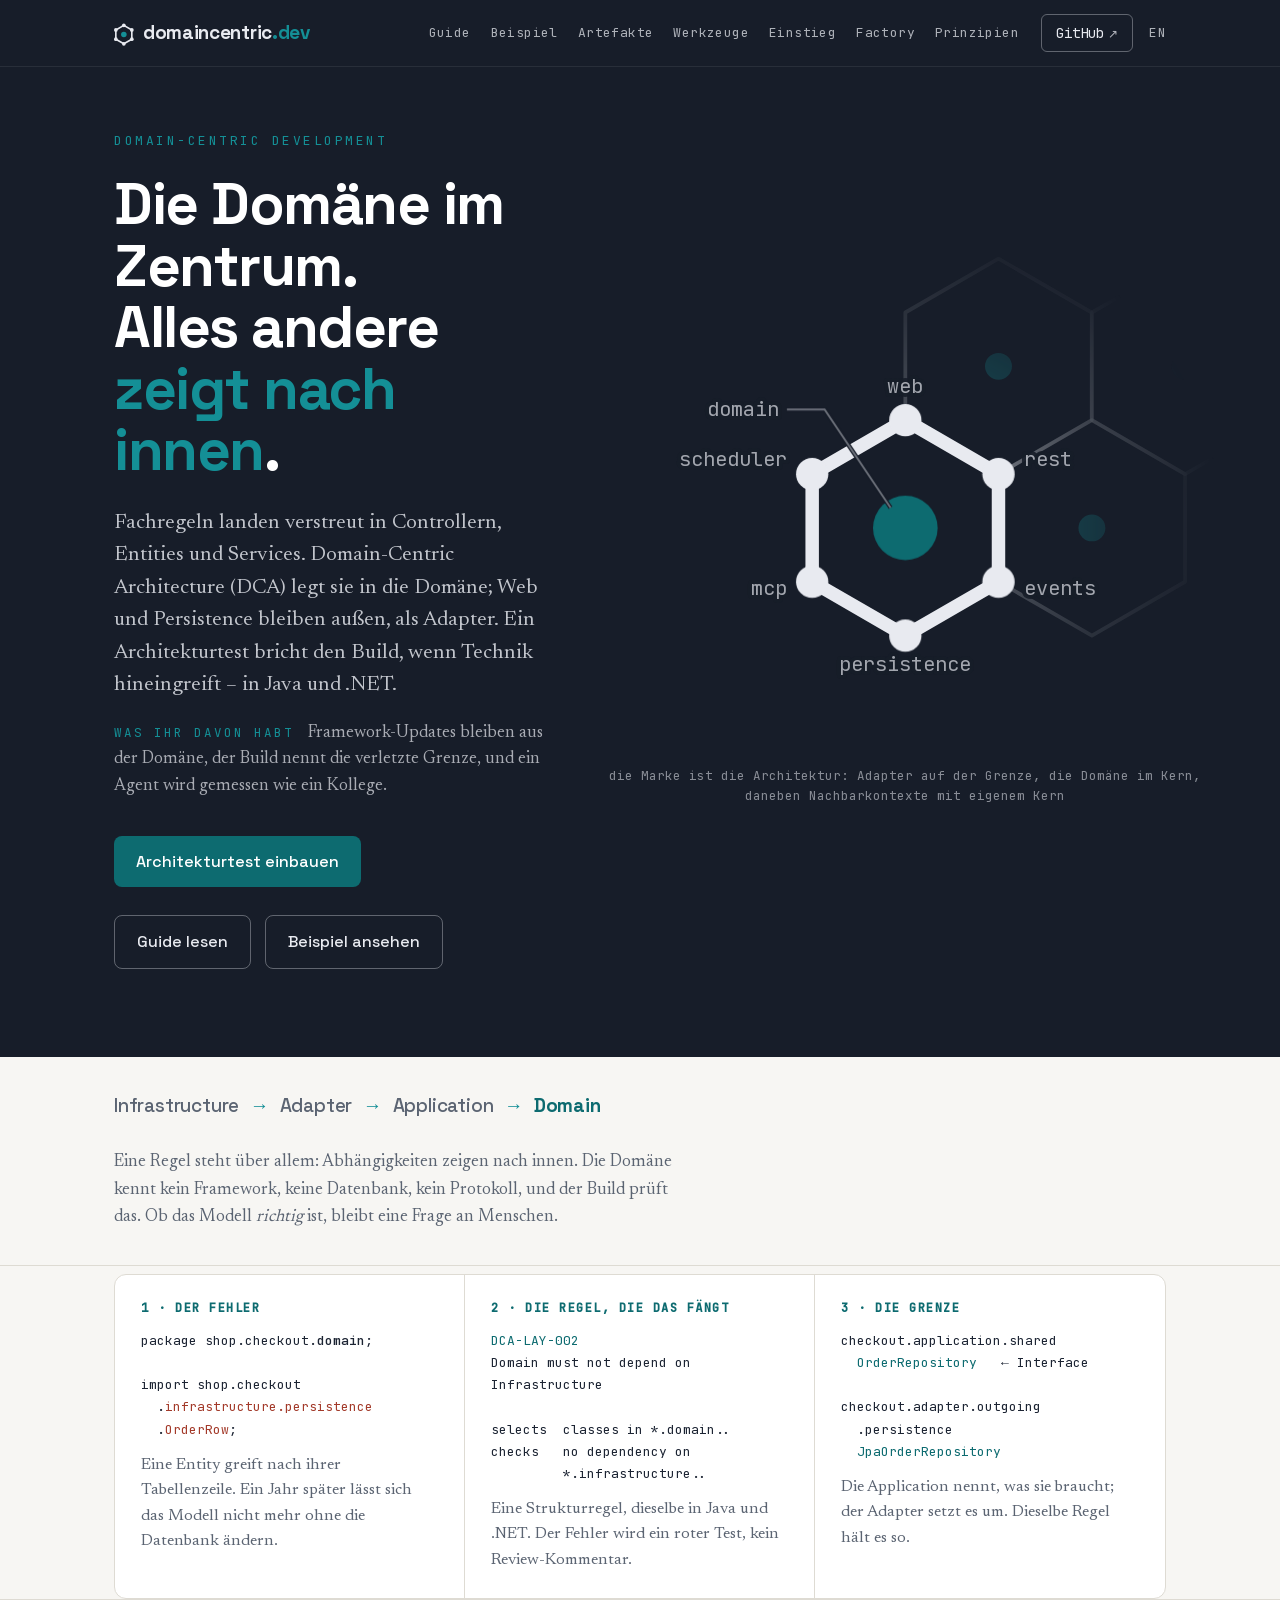
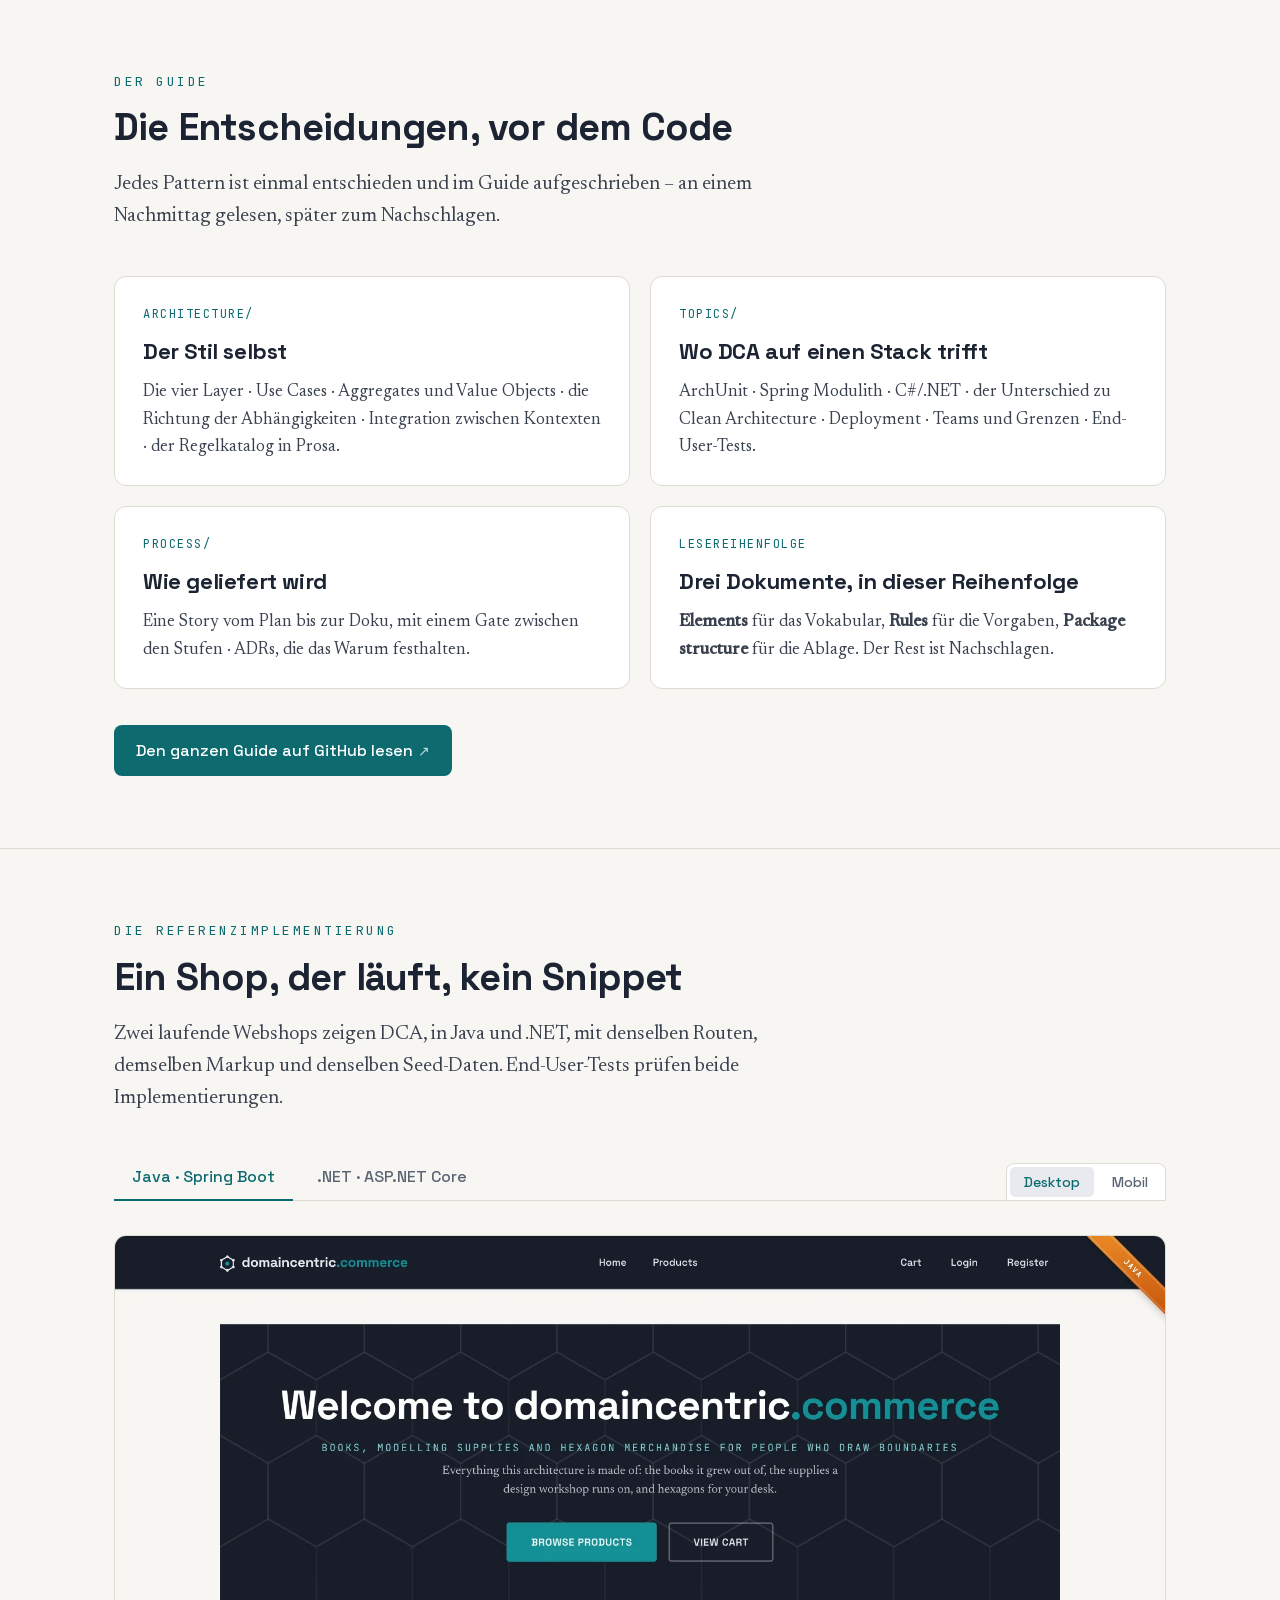
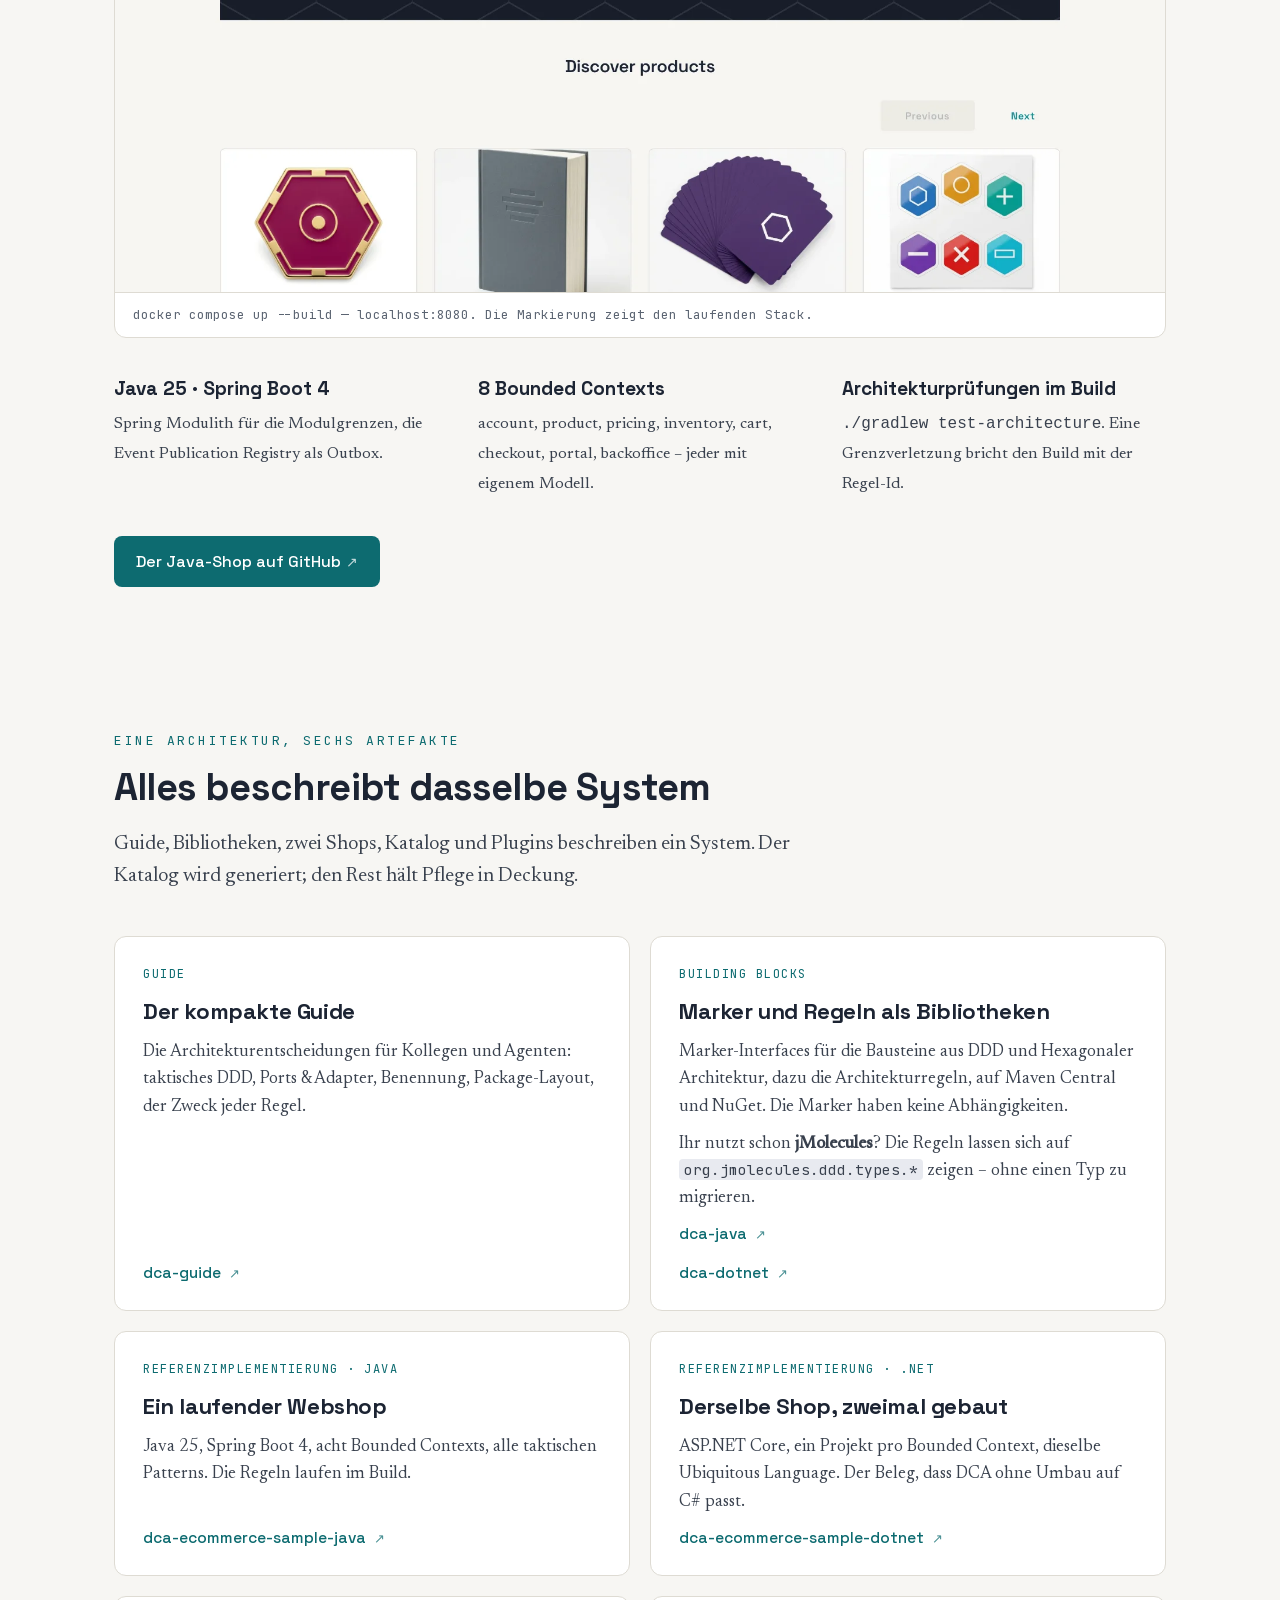
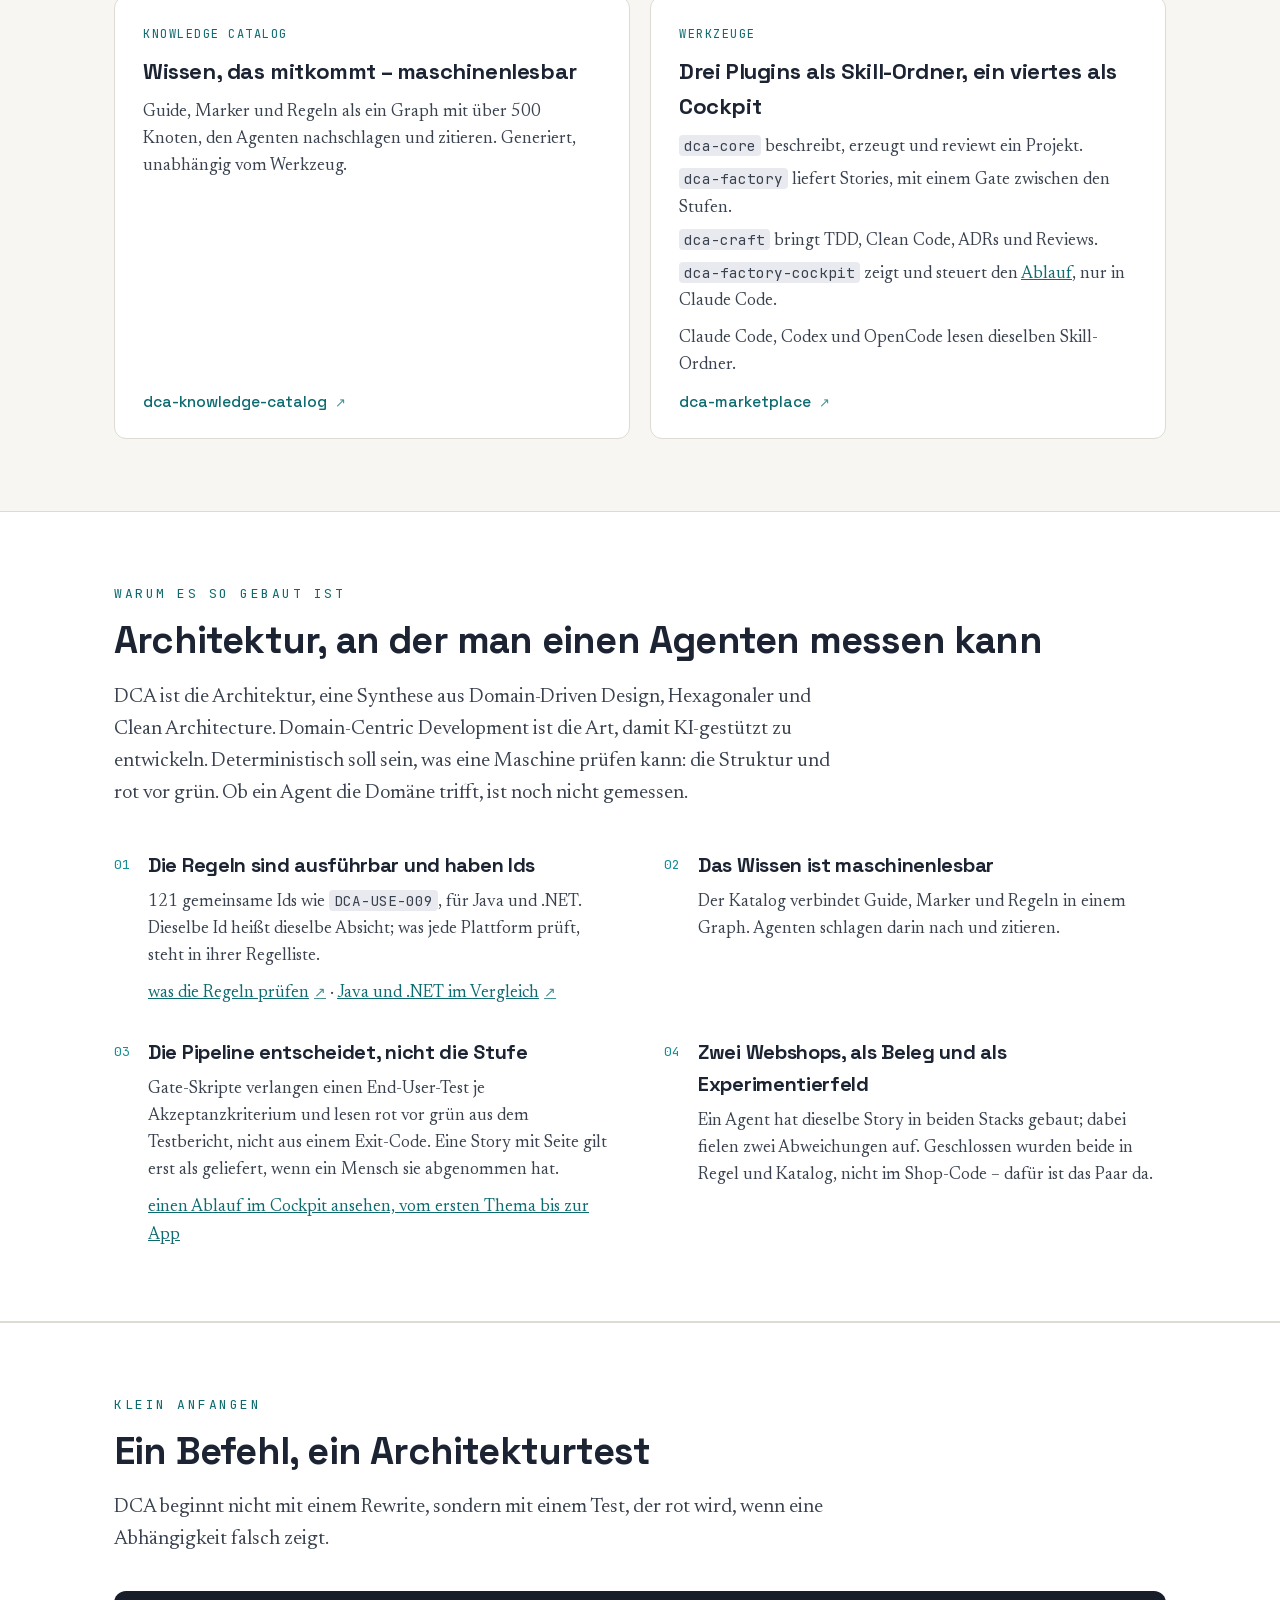
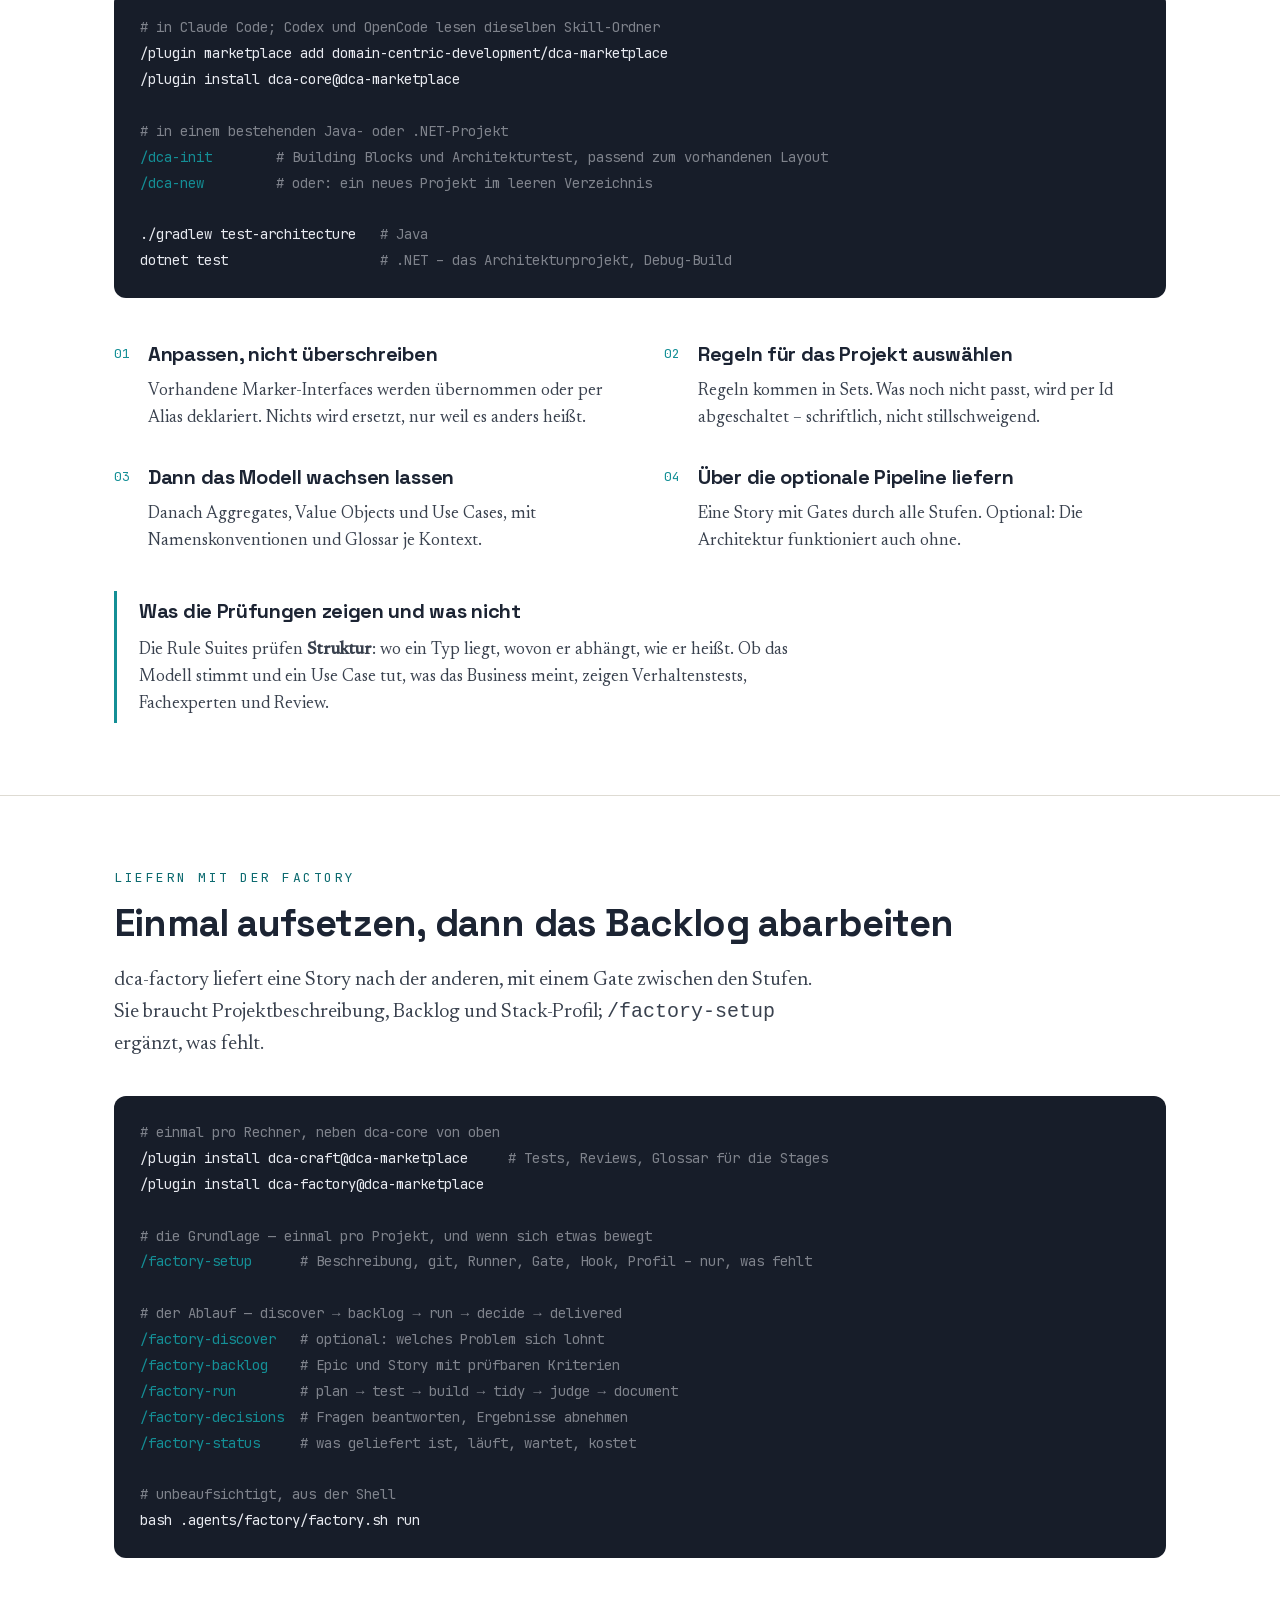
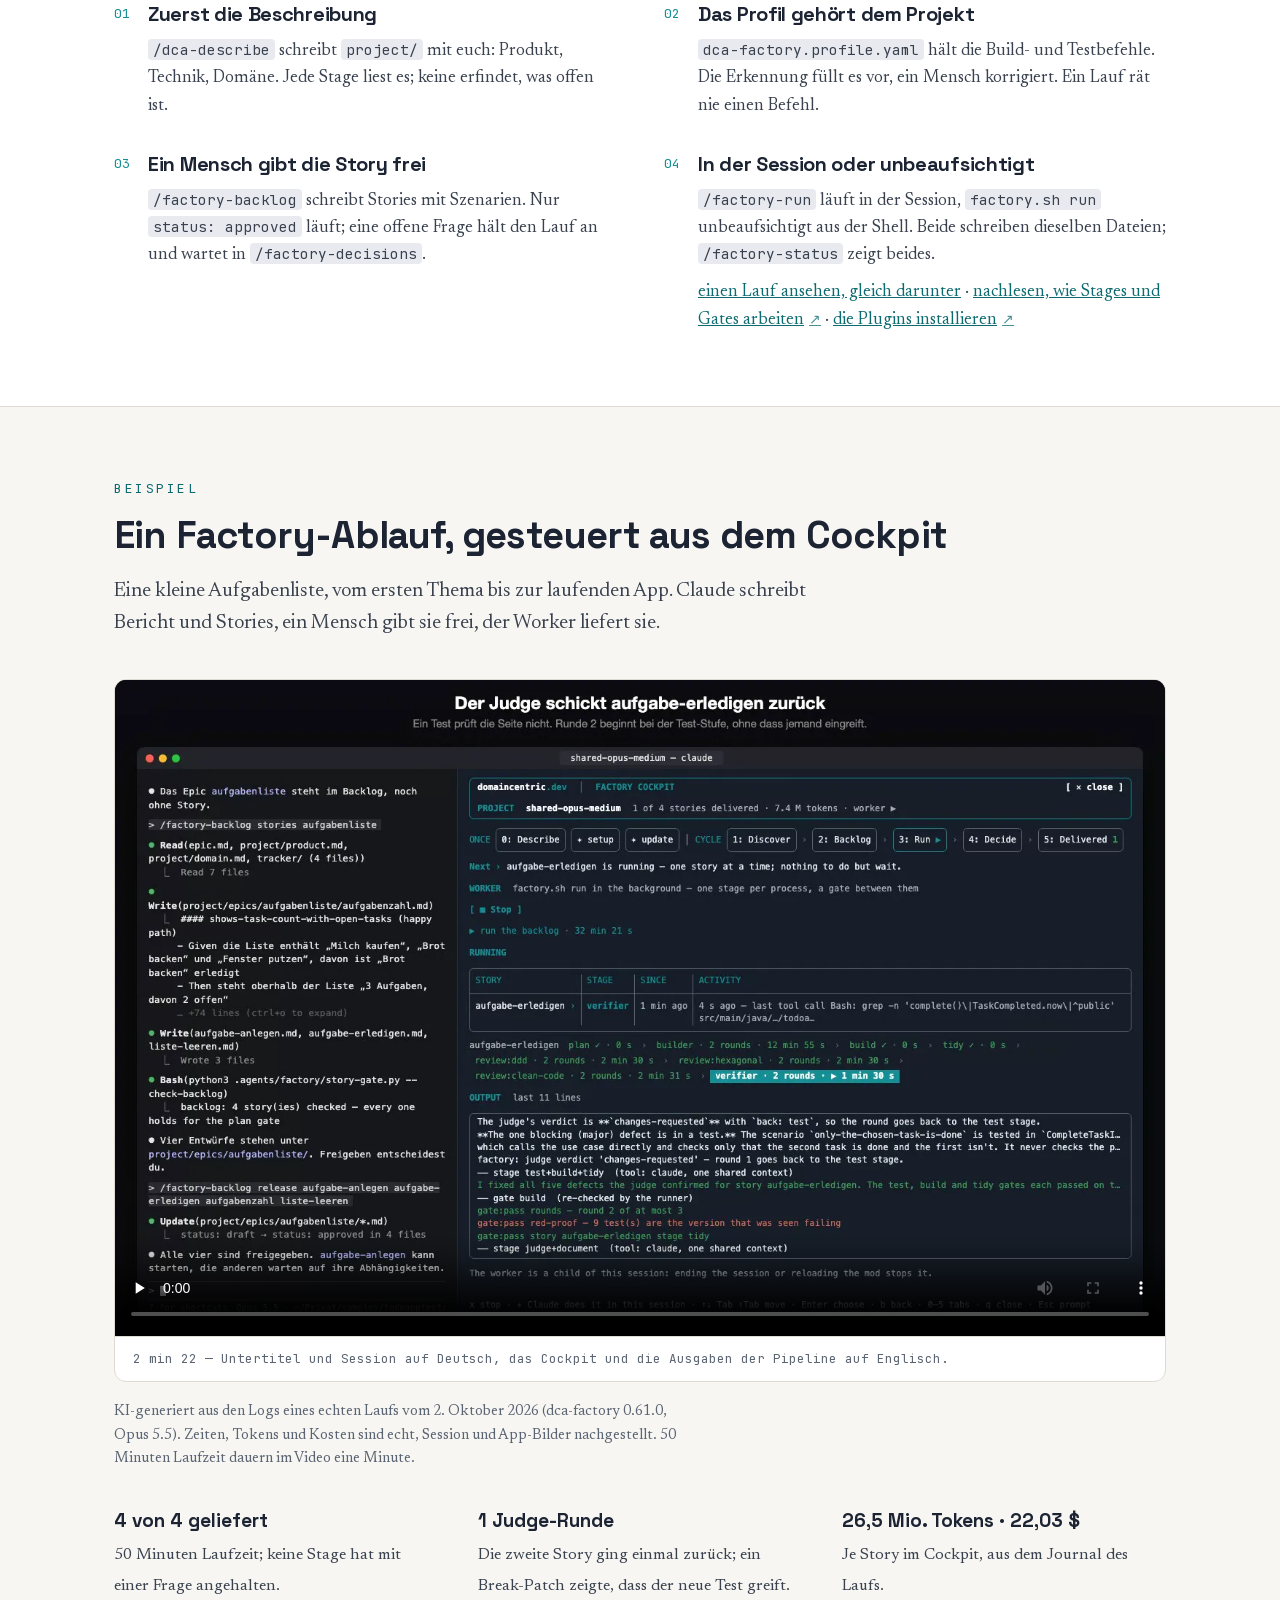
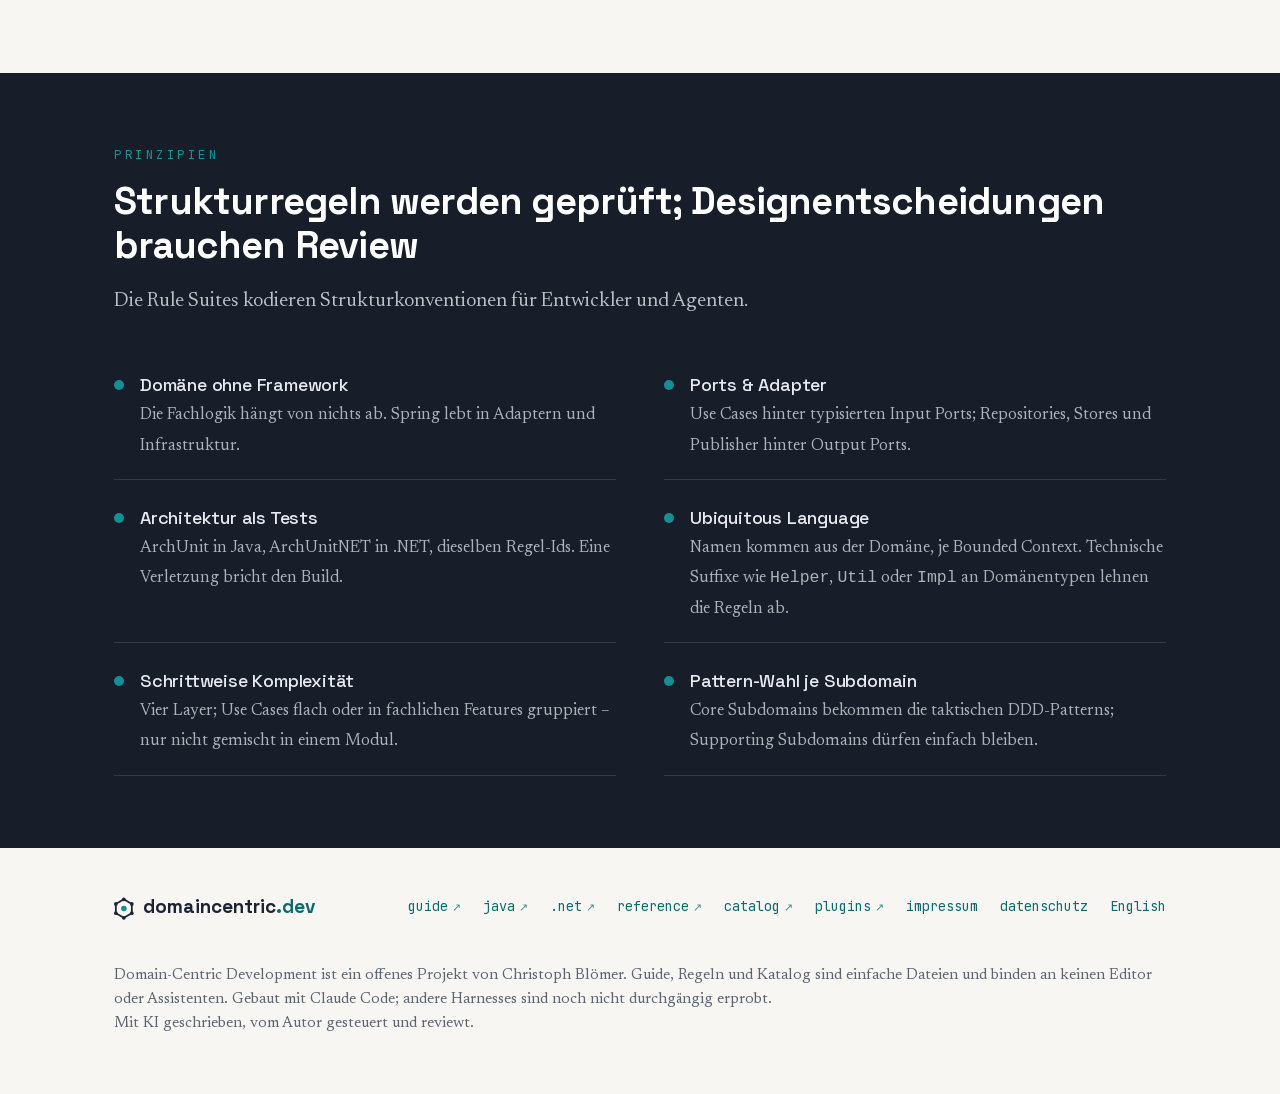
<file: de/index.html>
<!doctype html>
<html lang="de">
<head>
<meta charset="utf-8">
<meta name="viewport" content="width=device-width, initial-scale=1">
<title>Domain-Centric Development</title>
<meta name="description" content="Domain-Centric Development: Fachlogik ohne Framework, Architekturregeln, die den Build brechen, und Werkzeuge für die Entwicklung mit KI – in Java und .NET.">
<link rel="icon" type="image/svg+xml" href="../favicon.svg">
<link rel="canonical" href="https://domaincentric.dev/de/">
<link rel="alternate" hreflang="en" href="https://domaincentric.dev/">
<link rel="alternate" hreflang="de" href="https://domaincentric.dev/de/">
<link rel="alternate" hreflang="x-default" href="https://domaincentric.dev/">
<meta property="og:type" content="website">
<meta property="og:site_name" content="Domain-Centric Development">
<meta property="og:url" content="https://domaincentric.dev/de/">
<meta property="og:title" content="Domain-Centric Development – die Domäne im Zentrum">
<meta property="og:description" content="Domain-Centric Development: Fachlogik ohne Framework, Architekturregeln, die den Build brechen, und Werkzeuge für die Entwicklung mit KI – in Java und .NET.">
<meta property="og:image" content="https://domaincentric.dev/assets/og-image.png">
<meta property="og:image:width" content="1200">
<meta property="og:image:height" content="630">
<meta property="og:image:alt" content="The Domain-Centric mark: one bounded context with adapters on its boundary and the domain at the core">
<meta name="twitter:card" content="summary_large_image">
<link rel="stylesheet" href="../assets/fonts/fonts.css">
<style>
  :root {
    --ink: #1c2433;
    --deep: #171d29;
    --paper: #f7f6f3;
    --mist: #e8eaf0;
    --teal: #148f96;
    --teal-dark: #0d6b70;
    --muted: #5b6472;
    --line: #dedbd3;
    --display: 'Space Grotesk', 'Avenir Next', 'Trebuchet MS', sans-serif;
    --body: 'Newsreader', Georgia, 'Times New Roman', serif;
    --mono: 'JetBrains Mono', 'SF Mono', Menlo, monospace;
  }
  * { margin: 0; padding: 0; box-sizing: border-box; }
  html { scroll-behavior: smooth; }
  body { background: var(--paper); color: var(--ink); font-family: var(--body); font-size: 19px; line-height: 1.6; }
  a { color: var(--teal-dark); }
  a:hover { color: var(--teal); }
  a:focus-visible, button:focus-visible { outline: 3px solid var(--teal); outline-offset: 3px; border-radius: 2px; }
  .wrap { max-width: 1100px; margin: 0 auto; padding: 0 24px; }

  /* ---------- header ---------- */
  .hero { background: var(--deep); color: var(--mist); }
  .topbar { position: sticky; top: 0; z-index: 50; background: var(--deep); color: var(--mist); border-bottom: 1px solid rgba(232,234,240,0.08); }
  .nav { display: flex; align-items: center; justify-content: space-between; padding: 14px 0; }
  section[id], header[id] { scroll-margin-top: 72px; }
  .nav .brand { display: flex; align-items: center; gap: 1ex; font-family: var(--display); font-weight: 700; font-size: 19px; color: var(--mist); text-decoration: none; letter-spacing: -0.3px; }
  .nav .brand .tld { color: var(--teal); }
  .nav a.gh { font-family: var(--mono); font-size: 14px; color: var(--mist); text-decoration: none; border: 1px solid rgba(232,234,240,0.35); padding: 7px 14px; border-radius: 6px; }
  .nav a.lang { font-family: var(--mono); font-size: 13px; letter-spacing: 0.4px; color: rgba(232,234,240,0.72); text-decoration: none; margin-left: 16px; }
  .nav a.lang:hover { color: var(--teal); }
  .nav a.gh:hover { border-color: var(--teal); color: var(--teal); }
  .nav .sections { display: flex; gap: 20px; margin-left: auto; margin-right: 22px; }
  .nav .sections a { font-family: var(--mono); font-size: 13px; letter-spacing: 0.4px; color: rgba(232,234,240,0.72); text-decoration: none; }
  .nav .sections a:hover { color: var(--teal); }

  .hero-grid { display: grid; grid-template-columns: 5.2fr 6.8fr; gap: 40px; align-items: center; padding: 64px 0 88px; }
  .eyebrow { font-family: var(--mono); font-size: 13px; letter-spacing: 2.5px; text-transform: uppercase; color: var(--teal); margin-bottom: 22px; }
  h1 { font-family: var(--display); font-weight: 700; font-size: clamp(38px, 5vw, 58px); line-height: 1.06; letter-spacing: -1.5px; color: #ffffff; }
  h1 .accent { color: var(--teal); }
  .ai { color: var(--teal); position: relative; }
  .ai::after { content: ""; position: absolute; left: 0; right: 0; bottom: 0.08em; border-bottom: 0.06em solid currentColor; opacity: 0.55; }
  .hero p.lede { margin-top: 26px; font-size: 21px; line-height: 1.55; color: rgba(232,234,240,0.82); max-width: 34em; }
  .hero p.gain { margin-top: 18px; font-size: 17px; line-height: 1.55; color: rgba(232,234,240,0.7); max-width: 38em; }
  .hero p.gain span { font-family: var(--mono); font-size: 12.5px; letter-spacing: 2px; text-transform: uppercase; color: var(--teal); margin-right: 10px; }
  .cta-row { margin-top: 36px; display: flex; gap: 14px; flex-wrap: wrap; }
  /* in the hero the break is deliberate: the one action on its own line, the two places to read
     beneath it. An empty item that fills the row does the breaking; the buttons keep their own width. */
  .cta-break { flex-basis: 100%; height: 0; }
  .btn { font-family: var(--display); font-weight: 500; font-size: 16px; text-decoration: none; padding: 13px 22px; border-radius: 8px; display: inline-block; }
  .btn.primary { background: var(--teal-dark); color: #ffffff; }   /* 6.26:1 on white text */
  .btn.primary:hover { background: #0b5b60; color: #ffffff; }      /* 7.84:1 */
  .btn.ghost { color: var(--mist); border: 1px solid rgba(232,234,240,0.35); }
  .btn.ghost:hover { border-color: var(--teal); color: var(--teal); }
  /* Every link that leaves domaincentric.dev says so. An arrow costs one character and
     removes the surprise of landing in a markdown file with no way back. */
  a.ext::after { content: "\2197"; font-size: 0.85em; margin-left: 0.35em; vertical-align: baseline; opacity: 0.75; }

  /* ---------- teasers that stay on the page ---------- */
  .teaser { border-top: 1px solid var(--line); }
  .teaser .cta-row { margin-top: 36px; }
  .shot { margin-top: 40px; border: 1px solid var(--line); border-radius: 12px; overflow: hidden; background: #ffffff; }
  .shot img { display: block; width: 100%; height: auto; }
  .shot video { display: block; width: 100%; height: auto; background: #0b0c0f; }
  .ai-note { margin-top: 18px; font-size: 14.5px; color: var(--muted); max-width: 72ch; }
  .shot figcaption { font-family: var(--mono); font-size: 12.5px; color: var(--muted); padding: 12px 18px; border-top: 1px solid var(--line); }
  .facts { margin-top: 36px; display: grid; grid-template-columns: repeat(3, minmax(0, 1fr)); gap: 24px 40px; list-style: none; }
  .facts b { font-family: var(--display); font-size: 19px; display: block; margin-bottom: 4px; }
  /* two implementations, one at a time — the tabs carry what the ghost link could not */
  .tabs { margin-top: 40px; }
  /* the rule under the row belongs to the row, not to the tablist: the switch sits beside the tabs
     without being owned by them, which a tablist may not do */
  .tabrow { display: flex; flex-wrap: wrap; row-gap: 6px; align-items: flex-end; border-bottom: 1px solid var(--line); }
  .tablist { display: flex; gap: 6px; }
  .tablist button { font-family: var(--display); font-weight: 500; font-size: 16px; color: var(--muted);
    background: none; border: 0; border-bottom: 2px solid transparent; padding: 12px 18px; cursor: pointer; margin-bottom: -1px; }
  .tablist button:hover { color: var(--ink); }
  .tablist button[aria-selected="true"] { color: var(--teal-dark); border-bottom-color: var(--teal-dark); }
  .tablist button:focus-visible { outline: 2px solid var(--teal-dark); outline-offset: 2px; border-radius: 4px 4px 0 0; }
  .tabpanel { padding-top: 8px; }
  .tabpanel .shot { margin-top: 26px; }
  /* Desktop- und Handy-Aufnahme: der Breakpoint setzt den Startzustand, der Schalter überstimmt ihn */
  /* The switch belongs to the tab row: pushed to its right end, sitting on the rule the tabs sit on,
     its own border continuing that line. On a narrow screen the row wraps and it takes a line below,
     which is the same control either way. */
  .viewswitch { display: none; margin-left: auto; align-self: flex-end; margin-bottom: -1px;
    gap: 4px; padding: 3px; border: 1px solid var(--line); border-radius: 8px 8px 0 0; background: #ffffff; }
  .js .viewswitch { display: inline-flex; }
  /* The stack names alone carry the distinction once the row gets tight: spelling out the frameworks
     pushed each tab onto a line of its own and left the switch stranded on a third. Measured — with
     the long labels the row breaks at 580 px and is down to 14 px of air at 590, so the short ones
     start well above that rather than at the first width where it visibly fails. */
  @media (max-width: 660px) {
    .tab-sub { display: none; }
    .tablist button { padding: 12px 14px; }
    .viewswitch button { padding: 6px 11px; }
  }
  .viewswitch button { font-family: var(--display); font-size: 14px; font-weight: 500; color: var(--muted);
    background: none; border: 0; border-radius: 5px; padding: 6px 14px; cursor: pointer; }
  .viewswitch button:hover { color: var(--ink); }
  .viewswitch button[aria-pressed="true"] { background: var(--mist); color: var(--teal-dark); }
  .viewswitch button:focus-visible { outline: 2px solid var(--teal-dark); outline-offset: 2px; }
  .shot--phone { display: none; }
  .shot--phone img { max-width: 360px; margin: 0 auto; }
  @media (max-width: 700px) {
    .shot--desktop { display: none; }
    .shot--phone { display: block; }
  }
  /* die Wahl des Lesers schlägt den Breakpoint — höhere Spezifität, unabhängig von der Media Query */
  [data-view="desktop"] .shot--desktop { display: block; }
  [data-view="desktop"] .shot--phone { display: none; }
  [data-view="phone"] .shot--phone { display: block; }
  [data-view="phone"] .shot--desktop { display: none; }

  /* without JavaScript both panels stay readable, each behind its own heading */
  .tabpanel > h3 { font-family: var(--display); font-weight: 700; font-size: 20px; margin-top: 26px; }
  .js .tabpanel > h3 { position: absolute; width: 1px; height: 1px; overflow: hidden; clip: rect(0 0 0 0); white-space: nowrap; }

  .facts span { font-size: 16px; color: #39414e; }
  @media (max-width: 860px) { .facts { grid-template-columns: 1fr; } }


  /* the mark as a living context map */
  .figure { text-align: center; }
  .figure svg { width: min(100%, 700px); height: auto; overflow: visible; }
  /* the field may bleed past the text column — but only where there is room beside it,
     otherwise the overhang widens the page and the whole document scrolls sideways */
  @media (min-width: 1180px) {
    .figure { margin-right: calc(-1 * min(4vw, 70px)); }
  }
  .figure .caption { font-family: var(--mono); font-size: 12.5px; color: rgba(232,234,240,0.55); margin-top: -6px; }
  /* labels knock out the lines behind them, the way annotation does on a drawing */
  .node-label { paint-order: stroke; stroke: var(--deep); stroke-width: 3px; stroke-linejoin: round; }
  .node-label { font-family: var(--mono); font-size: 7.5px; fill: rgba(232,234,240,0.75); }
  .leader { fill: none; stroke: rgba(232,234,240,0.4); stroke-width: 0.7; }
  /* the leader lies over the boundary: a knock-out in the ground colour cuts the boundary where it crosses */
  .leader-knockout { fill: none; stroke: var(--deep); stroke-width: 1.6; }
  /* The drawing is annotated in order: the boundary stands, the ports appear clockwise from the
     top, each label follows its port, and last the leader draws itself from the core outwards
     and names it. Without motion everything stands at once. */
  @media (prefers-reduced-motion: no-preference) {
    .node, .node-label { opacity: 0; animation: appear 0.4s ease-out forwards; }
    .node:nth-of-type(1) { animation-delay: 0.30s; } .node-label:nth-of-type(1) { animation-delay: 0.42s; }
    .node:nth-of-type(2) { animation-delay: 0.44s; } .node-label:nth-of-type(2) { animation-delay: 0.56s; }
    .node:nth-of-type(3) { animation-delay: 0.58s; } .node-label:nth-of-type(3) { animation-delay: 0.70s; }
    .node:nth-of-type(4) { animation-delay: 0.72s; } .node-label:nth-of-type(4) { animation-delay: 0.84s; }
    .node:nth-of-type(5) { animation-delay: 0.86s; } .node-label:nth-of-type(5) { animation-delay: 0.98s; }
    .node:nth-of-type(6) { animation-delay: 1.00s; } .node-label:nth-of-type(6) { animation-delay: 1.12s; }
    .node-label { animation-name: appear-label; }
    .node-label.core-name { animation-delay: 2.85s; }
    .leader, .leader-knockout { stroke-dasharray: 60; stroke-dashoffset: 60; animation: draw 0.4s ease-out 2.4s forwards; }
    @keyframes appear { to { opacity: 1; } }
    @keyframes appear-label { to { opacity: 0.9; } }
    @keyframes draw { to { stroke-dashoffset: 0; } }
  }

  /* ---------- dependency rule strip ---------- */
  .rule { border-bottom: 1px solid var(--line); }
  .rule .wrap { display: flex; align-items: baseline; gap: 28px; padding: 34px 24px; flex-wrap: wrap; }
  .rule .chain { font-family: var(--display); font-weight: 500; font-size: 19px; letter-spacing: -0.2px; white-space: nowrap; }
  .rule .chain .arrow { color: var(--teal); padding: 0 6px; }
  .rule .chain .domain { color: var(--teal-dark); font-weight: 700; }
  .rule p { font-size: 17px; color: var(--muted); max-width: 34em; }

  /* the one concrete thing, before any more explanation */
  .example .wrap { display: grid; grid-template-columns: repeat(3, minmax(0, 1fr)); gap: 0; border: 1px solid var(--line); border-radius: 12px; overflow: hidden; background: #ffffff; margin-top: 8px; padding: 0; }
  .example .step { padding: 24px 26px; border-right: 1px solid var(--line); }
  .example .step:last-child { border-right: 0; }
  .example .step > b { font-family: var(--mono); font-size: 12px; letter-spacing: 1.5px; text-transform: uppercase; color: var(--teal-dark); display: block; margin-bottom: 12px; }
  .example pre b { font-weight: 500; }
  .example pre { font-family: var(--mono); font-size: 13px; line-height: 1.7; white-space: pre-wrap; overflow-wrap: anywhere; color: var(--ink); }
  .example .bad { color: #a33a2a; }
  .example .good { color: var(--teal-dark); }
  .example p { font-size: 16px; color: var(--muted); margin-top: 12px; }
  .example .outer { padding: 0 24px; max-width: 1100px; margin: 0 auto; }

  /* ---------- sections ---------- */
  section { padding: 72px 0; }
  .kicker { font-family: var(--mono); font-size: 13px; letter-spacing: 2.5px; text-transform: uppercase; color: var(--teal-dark); margin-bottom: 14px; }
  h2 { font-family: var(--display); font-weight: 700; font-size: clamp(28px, 3.4vw, 38px); letter-spacing: -0.8px; line-height: 1.15; margin-bottom: 18px; }
  .section-lede { font-size: 20px; max-width: 36em; color: #39414e; }

  /* artifact cards */
  .cards { margin-top: 44px; display: grid; grid-template-columns: repeat(2, minmax(0, 1fr)); gap: 20px; }
  .card { background: #ffffff; border: 1px solid var(--line); border-radius: 12px; padding: 28px 28px 24px; display: flex; flex-direction: column; gap: 10px; }
  .card .tag { font-family: var(--mono); font-size: 12px; letter-spacing: 1.5px; text-transform: uppercase; color: var(--teal-dark); flex-grow: 0; }
  .card h3 { font-family: var(--display); font-weight: 700; font-size: 22px; letter-spacing: -0.4px; }
  .card p { font-size: 17px; color: #39414e; flex-grow: 1; }
  .card a.more { font-family: var(--display); font-size: 15.5px; font-weight: 500; text-decoration: none; }
  .card a.more::after { content: " \2192"; }
  /* the outgoing arrow wins over the card's own: a link that leaves the site says so everywhere */
  .card a.more.ext::after { content: " \2197"; }
  .card a.more + a.more { margin-top: 4px; }
  .card code { font-family: var(--mono); font-size: 0.84em; background: var(--mist); padding: 1px 5px; border-radius: 4px; overflow-wrap: anywhere; }
  .card a.more, .card p { overflow-wrap: anywhere; }
  .card ul.plugins { list-style: none; padding: 0; margin: 0; display: flex; flex-direction: column; gap: 6px; font-size: 17px; color: #39414e; }
  .card .soon { font-family: var(--display); font-size: 15.5px; font-weight: 500; color: var(--muted); }

  /* why AI */
  .with-ai { background: #ffffff; border-top: 1px solid var(--line); border-bottom: 1px solid var(--line); }
  .with-ai .section-lede em { font-style: italic; color: var(--teal-dark); }
  .steps { margin-top: 40px; list-style: none; display: grid; grid-template-columns: repeat(2, minmax(0, 1fr)); gap: 28px 48px; counter-reset: step; }
  .steps li { display: flex; gap: 18px; }
  .step-no { font-family: var(--mono); font-size: 13px; color: var(--teal); padding-top: 6px; }
  .steps h3 { font-family: var(--display); font-weight: 700; font-size: 20px; letter-spacing: -0.3px; margin-bottom: 8px; }
  .steps p { font-size: 17px; color: #39414e; }
  .steps code { font-family: var(--mono); font-size: 0.84em; background: var(--mist); padding: 1px 5px; border-radius: 4px; }

  /* principles */
  .principles { background: var(--deep); color: var(--mist); }
  .principles .kicker { color: var(--teal); }
  .principles h2 { color: #ffffff; }
  .plist { margin-top: 36px; display: grid; grid-template-columns: repeat(2, minmax(0, 1fr)); gap: 6px 48px; list-style: none; }
  .plist li { display: flex; gap: 16px; padding: 18px 0; border-bottom: 1px solid rgba(232,234,240,0.14); }
  .plist .dot { flex-shrink: 0; width: 10px; height: 10px; border-radius: 50%; background: var(--teal); margin-top: 9px; }
  .plist b { font-family: var(--display); font-weight: 500; display: block; font-size: 18px; letter-spacing: -0.2px; }
  .plist span { font-size: 16.5px; color: rgba(232,234,240,0.72); }

  /* start small: the command plate and the evidence limits */
  .start { background: #ffffff; border-top: 1px solid var(--line); }
  .plate { margin-top: 36px; background: var(--deep); color: var(--mist); border-radius: 12px; padding: 24px 26px; overflow-x: auto; }
  .plate pre { font-family: var(--mono); font-size: 14px; line-height: 1.85; white-space: pre; }
  .plate .c { color: rgba(232,234,240,0.5); }
  .plate .t { color: var(--teal); }
  .limits { margin-top: 36px; border-left: 3px solid var(--teal); padding: 4px 0 4px 22px; }
  .limits h3 { font-family: var(--display); font-weight: 700; font-size: 20px; letter-spacing: -0.3px; margin-bottom: 10px; }
  .limits p { font-size: 17px; color: #39414e; max-width: 40em; }
  .limits p + p { margin-top: 10px; }


  /* footer */
  footer { padding: 44px 0 56px; }
  footer .wrap { display: flex; justify-content: space-between; gap: 24px; flex-wrap: wrap; align-items: center; }
  /* the lockup: the mark's node distance and the gap are both one x-height of the wordmark.
     The drawing fills the viewBox, so 1ex of gap is 1ex of visible air; the small shift centres
     the mark on a wordmark that is all lowercase and has no descenders. */
  .nav .brand svg, footer .fbrand svg { width: 2.132ex; height: 2.402ex; overflow: visible; transform: translateY(0.16ex); }
  footer .fbrand { display: flex; align-items: center; gap: 1ex; font-family: var(--display); font-weight: 700; }
  footer .fbrand .tld { color: var(--teal-dark); }
  footer nav { display: flex; gap: 22px; flex-wrap: wrap; }
  footer nav a { font-family: var(--mono); font-size: 13.5px; text-decoration: none; }
  footer .note { width: 100%; margin-top: 18px; font-size: 15px; color: var(--muted); }

  @media (max-width: 960px) { .nav .sections { display: none; } .nav a.gh { margin-left: auto; } }
  @media (max-width: 380px) { .nav .brand { font-size: 15px; } .nav a.gh { font-size: 12.5px; padding: 6px 9px; margin-left: 12px; } .nav a.lang { margin-left: 10px; } }
  @media (max-width: 860px) {
    .rule .chain { white-space: normal; font-size: 17px; }
    .hero-grid { grid-template-columns: 1fr; padding: 24px 0 64px; gap: 12px; }
    /* on a phone the drawing sits between the claim and the text: eyebrow, headline, mark, then the lede */
    .hero-grid > div:first-child { display: contents; }
    .hero .eyebrow { order: 1; } .hero h1 { order: 2; }
    .figure { order: 3; margin: 0 0 -36px; }
    .hero p.lede { order: 4; } .hero p.gain { order: 5; } .hero .cta-row { order: 6; }
    .figure svg { width: min(72vw, 300px); }
    .figure .caption { display: none; }
    .example .wrap { grid-template-columns: 1fr; }
    .example .step { border-right: 0; border-bottom: 1px solid var(--line); }
    .example .step:last-child { border-bottom: 0; }
    .cards, .plist, .steps { grid-template-columns: 1fr; }
    section { padding: 56px 0; }
  }
</style>
</head>
<body>

<div class="topbar">
  <div class="wrap">
    <nav class="nav" aria-label="Hauptnavigation">
      <a class="brand" href="./">
        <svg viewBox="17.4 12 85.2 96" fill="none" aria-hidden="true">
          <polygon points="60,20 94.6,40 94.6,80 60,100 25.4,80 25.4,40" stroke="#e8eaf0" stroke-width="7" stroke-linejoin="round"/>
          <circle cx="60" cy="20" r="8" fill="#e8eaf0"/><circle cx="94.6" cy="40" r="8" fill="#e8eaf0"/>
          <circle cx="94.6" cy="80" r="8" fill="#e8eaf0"/><circle cx="60" cy="100" r="8" fill="#e8eaf0"/>
          <circle cx="25.4" cy="80" r="8" fill="#e8eaf0"/><circle cx="25.4" cy="40" r="8" fill="#e8eaf0"/>
          <circle cx="60" cy="60" r="12" fill="#148f96"/>
        </svg>
        <span class="wordmark">domaincentric<span class="tld">.dev</span></span>
      </a>
      <span class="sections">
        <a href="#guide">Guide</a>
        <a href="#sample">Beispiel</a>
        <a href="#artifacts">Artefakte</a>
        <a href="#with-ai">Werkzeuge</a>
        <a href="#start">Einstieg</a>
        <a href="#factory">Factory</a>
        <a href="#principles">Prinzipien</a>
      </span>
      <a class="gh ext" href="https://github.com/domain-centric-development" rel="noopener">GitHub</a>
      <a class="lang" href="../" hreflang="en" lang="en" title="This page in English">EN</a>
    </nav>
  </div>
</div>

<header class="hero">
  <div class="wrap">

    <div class="hero-grid">
      <div>
        <p class="eyebrow">Domain-Centric Development</p>
        <h1>Die Domäne im Zentrum.<br>Alles andere <span class="accent">zeigt nach innen</span>.</h1>
        <p class="lede">Fachregeln landen verstreut in Controllern, Entities und Services.
        Domain-Centric Architecture (DCA) legt sie in die Domäne; Web und Persistence bleiben außen, als
        Adapter. Ein Architekturtest bricht den Build, wenn Technik hineingreift – in Java und .NET.</p>
        <p class="gain"><span>Was ihr davon habt</span> Framework-Updates bleiben aus der Domäne,
        der Build nennt die verletzte Grenze, und ein Agent wird gemessen wie ein Kollege.</p>
        <div class="cta-row">
          <a class="btn primary" href="#start">Architekturtest einbauen</a>
          <span class="cta-break" aria-hidden="true"></span>
          <a class="btn ghost" href="#guide">Guide lesen</a>
          <a class="btn ghost" href="#sample">Beispiel ansehen</a>
        </div>
      </div>

      <div class="figure">
        <svg class="anim" viewBox="-56 -26.5 232 173" role="img" aria-label="Die Marke als ein Bounded Context gelesen: Adapter und Ports auf der Hexagon-Grenze, das Domänenmodell im Kern, jede Abhängigkeit zeigt nach innen – Nachbarkontexte blenden nach rechts oben aus, jeder mit einem eigenen Kern">
          <defs>
            <radialGradient id="fade" gradientUnits="userSpaceOnUse" cx="60" cy="60" r="118">
              <stop offset="0.28" stop-color="#ffffff" stop-opacity="1"/>
              <stop offset="0.66" stop-color="#ffffff" stop-opacity="0.4"/>
              <stop offset="1" stop-color="#ffffff" stop-opacity="0"/>
            </radialGradient>
            <mask id="neighbours-fade"><rect x="-60" y="-100" width="330" height="280" fill="url(#fade)"/></mask>
          </defs>
          <g mask="url(#neighbours-fade)">
            <polygon points="94.6,-40 129.2,-20 129.2,20 94.6,40 60,20 60,-20" stroke="#e8eaf0" stroke-opacity="0.26" stroke-width="1.4" stroke-linejoin="round" fill="none"/>
            <circle cx="94.6" cy="0" r="5" fill="#148f96" fill-opacity="0.45"/>
            <polygon points="129.3,20 163.9,40 163.9,80 129.3,100 94.7,80 94.7,40" stroke="#e8eaf0" stroke-opacity="0.26" stroke-width="1.4" stroke-linejoin="round" fill="none"/>
            <circle cx="129.3" cy="60" r="5" fill="#148f96" fill-opacity="0.45"/>
            <polygon points="163.9,-40 198.5,-20 198.5,20 163.9,40 129.3,20 129.3,-20" stroke="#e8eaf0" stroke-opacity="0.26" stroke-width="1.4" stroke-linejoin="round" fill="none"/>
            <circle cx="163.9" cy="0" r="5" fill="#148f96" fill-opacity="0.45"/>
          </g>
          <polygon class="boundary" points="60,20 94.6,40 94.6,80 60,100 25.4,80 25.4,40" stroke="#e8eaf0" stroke-width="5" stroke-linejoin="round" fill="none"/>
          <circle class="node" cx="60" cy="20" r="6" fill="#e8eaf0"/>
          <circle class="node" cx="94.6" cy="40" r="6" fill="#e8eaf0"/>
          <circle class="node" cx="94.6" cy="80" r="6" fill="#e8eaf0"/>
          <circle class="node" cx="60" cy="100" r="6" fill="#e8eaf0"/>
          <circle class="node" cx="25.4" cy="80" r="6" fill="#e8eaf0"/>
          <circle class="node" cx="25.4" cy="40" r="6" fill="#e8eaf0"/>
          <circle class="core" cx="60" cy="60" r="12" fill="#148f96"/>
          <text class="node-label" x="60" y="10" text-anchor="middle">web</text>
          <text class="node-label" x="104" y="37" text-anchor="start">rest</text>
          <text class="node-label" x="104" y="85" text-anchor="start">events</text>
          <text class="node-label" x="60" y="113" text-anchor="middle">persistence</text>
          <text class="node-label" x="16" y="85" text-anchor="end">mcp</text>
          <text class="node-label" x="16" y="37" text-anchor="end">scheduler</text>
          <!-- the core is named the way a drawing annotates: a fine leader line, the word set beside it -->
          <polyline class="leader-knockout" points="54.5,52.5 30,16 16,16"/>
          <polyline class="leader" points="54.5,52.5 30,16 16,16"/>
          <text class="node-label core-name" x="13" y="18.4" text-anchor="end">domain</text>
        </svg>
        <p class="caption">die Marke ist die Architektur: Adapter auf der Grenze, die Domäne im Kern, daneben Nachbarkontexte mit eigenem Kern</p>
      </div>
    </div>
  </div>
</header>

<div class="rule">
  <div class="wrap">
    <p class="chain">Infrastructure <span class="arrow">&rarr;</span> Adapter <span class="arrow">&rarr;</span> Application <span class="arrow">&rarr;</span> <span class="domain">Domain</span></p>
    <p>Eine Regel steht über allem: Abhängigkeiten zeigen nach innen. Die Domäne kennt kein Framework,
    keine Datenbank, kein Protokoll, und der Build prüft das. Ob das Modell <em>richtig</em> ist, bleibt
    eine Frage an Menschen.</p>
  </div>
</div>

<div class="example">
  <div class="outer">
    <div class="wrap">
      <div class="step">
        <b>1 · der Fehler</b>
<pre>package shop.checkout.<b>domain</b>;

import shop.checkout
  .<span class="bad">infrastructure.persistence</span>
  .<span class="bad">OrderRow</span>;</pre>
        <p>Eine Entity greift nach ihrer Tabellenzeile. Ein Jahr später lässt sich das Modell nicht mehr
        ohne die Datenbank ändern.</p>
      </div>
      <div class="step">
        <b>2 · die Regel, die das fängt</b>
<pre><span class="good">DCA-LAY-002</span>
Domain must not depend on
Infrastructure

selects  classes in *.domain..
checks   no dependency on
         *.infrastructure..</pre>
        <p>Eine Strukturregel, dieselbe in Java und .NET. Der Fehler wird ein roter Test, kein
        Review-Kommentar.</p>
      </div>
      <div class="step">
        <b>3 · die Grenze</b>
<pre>checkout.application.shared
  <span class="good">OrderRepository</span>   ← Interface

checkout.adapter.outgoing
  .persistence
  <span class="good">JpaOrderRepository</span></pre>
        <p>Die Application nennt, was sie braucht; der Adapter setzt es um. Dieselbe Regel hält es
        so.</p>
      </div>
    </div>
  </div>
</div>

<section id="guide" class="teaser">
  <div class="wrap">
    <p class="kicker">Der Guide</p>
    <h2>Die Entscheidungen, vor dem Code</h2>
    <p class="section-lede">Jedes Pattern ist einmal entschieden und im Guide aufgeschrieben – an
    einem Nachmittag gelesen, später zum Nachschlagen.</p>

    <div class="cards">
      <article class="card">
        <p class="tag">architecture/</p>
        <h3>Der Stil selbst</h3>
        <p>Die vier Layer · Use Cases · Aggregates und Value Objects · die Richtung der Abhängigkeiten ·
        Integration zwischen Kontexten · der Regelkatalog in Prosa.</p>
      </article>
      <article class="card">
        <p class="tag">topics/</p>
        <h3>Wo DCA auf einen Stack trifft</h3>
        <p>ArchUnit · Spring Modulith · C#/.NET · der Unterschied zu Clean Architecture · Deployment ·
        Teams und Grenzen · End-User-Tests.</p>
      </article>
      <article class="card">
        <p class="tag">process/</p>
        <h3>Wie geliefert wird</h3>
        <p>Eine Story vom Plan bis zur Doku, mit einem Gate zwischen den Stufen · ADRs, die das Warum
        festhalten.</p>
      </article>
      <article class="card">
        <p class="tag">Lesereihenfolge</p>
        <h3>Drei Dokumente, in dieser Reihenfolge</h3>
        <p><b>Elements</b> für das Vokabular, <b>Rules</b> für die Vorgaben, <b>Package structure</b>
        für die Ablage. Der Rest ist Nachschlagen.</p>
      </article>
    </div>

    <div class="cta-row">
      <a class="btn primary ext" href="https://github.com/domain-centric-development/dca-guide" rel="noopener">Den ganzen Guide auf GitHub lesen</a>
    </div>
  </div>
</section>

<section id="sample" class="teaser">
  <div class="wrap">
    <p class="kicker">Die Referenzimplementierung</p>
    <h2>Ein Shop, der läuft, kein Snippet</h2>
    <p class="section-lede">Zwei laufende Webshops zeigen DCA, in Java und .NET, mit denselben Routen,
    demselben Markup und denselben Seed-Daten. End-User-Tests prüfen beide Implementierungen.</p>

    <div class="tabs">
      <div class="tabrow">
        <div class="tablist" role="tablist" aria-label="Referenzimplementierungen">
          <button type="button" role="tab" id="tab-java" aria-controls="panel-java" aria-selected="true">Java<span class="tab-sub"> · Spring Boot</span></button>
          <button type="button" role="tab" id="tab-dotnet" aria-controls="panel-dotnet" aria-selected="false">.NET<span class="tab-sub"> · ASP.NET Core</span></button>
        </div>
        <div class="viewswitch" role="group" aria-label="Screenshot-Größe">
          <button type="button" data-view="desktop" aria-pressed="true">Desktop</button>
          <button type="button" data-view="phone" aria-pressed="false">Mobil</button>
        </div>
      </div>

      <div class="tabpanel" id="panel-java" role="tabpanel" aria-labelledby="tab-java" tabindex="0">
        <h3>Java · Spring Boot</h3>
        <figure class="shot shot--desktop">
          <img src="../assets/shop-java.webp" width="1800" height="1125"
               alt="Der Java-Shop im Desktop-Browser: die Startseite von domaincentric.commerce mit Hero und einer orangen JAVA-Markierung in der Ecke">
          <figcaption>docker compose up --build &mdash; localhost:8080. Die Markierung zeigt den laufenden Stack.</figcaption>
        </figure>
        <figure class="shot shot--phone">
          <img src="../assets/shop-java-mobile.webp" width="589" height="1200" loading="lazy"
               alt="Derselbe Java-Shop auf dem Smartphone: das Logo in einer eigenen Zeile, alle Links darunter, die orange JAVA-Marke oben rechts">
          <figcaption>Dieselbe Seite bei 393&nbsp;px &mdash; Links unter dem Logo, die Stack-Marke in der Ecke.</figcaption>
        </figure>
        <ul class="facts">
          <li><b>Java 25 · Spring Boot 4</b><span>Spring Modulith für die Modulgrenzen, die Event Publication
          Registry als Outbox.</span></li>
          <li><b>8 Bounded Contexts</b><span>account, product, pricing, inventory, cart, checkout, portal,
          backoffice – jeder mit eigenem Modell.</span></li>
          <li><b>Architekturprüfungen im Build</b><span><code>./gradlew test-architecture</code>. Eine Grenzverletzung bricht den Build mit der Regel-Id.</span></li>
        </ul>
        <div class="cta-row">
          <a class="btn primary ext" href="https://github.com/domain-centric-development/dca-ecommerce-sample-java" rel="noopener">Der Java-Shop auf GitHub</a>
        </div>
      </div>

      <div class="tabpanel" id="panel-dotnet" role="tabpanel" aria-labelledby="tab-dotnet" tabindex="0">
        <h3>.NET · ASP.NET Core</h3>
        <figure class="shot shot--desktop">
          <img src="../assets/shop-dotnet.webp" width="1800" height="1125" loading="lazy"
               alt="Der .NET-Shop im Desktop-Browser: die Startseite von domaincentric.commerce mit Hero und einer violetten .NET-Markierung in der Ecke">
          <figcaption>docker compose up --build &mdash; localhost:5080. Dieselbe Seite, bis in die Formulierung.</figcaption>
        </figure>
        <figure class="shot shot--phone">
          <img src="../assets/shop-dotnet-mobile.webp" width="589" height="1200" loading="lazy"
               alt="Derselbe .NET-Shop auf dem Smartphone: das Logo in einer eigenen Zeile, alle Links darunter, die violette .NET-Marke oben rechts">
          <figcaption>Dieselbe Seite bei 393&nbsp;px &mdash; Links unter dem Logo, die Stack-Marke in der Ecke.</figcaption>
        </figure>
        <ul class="facts">
          <li><b>ASP.NET Core</b><span>ein Projekt pro Bounded Context; die Grenzen trägt das Solution-Layout
          statt eines Modulsystems.</span></li>
          <li><b>Derselbe Shop</b><span>dieselben Routen, dasselbe Markup; beide End-User-Suiten prüfen
          dieselben 22 Szenarien.</span></li>
          <li><b>Dieselben Regel-Ids</b><span><code>dotnet test</code> auf ArchUnitNET, dazu sechs
          <code>DCA-NET</code>-Regeln nur für .NET.</span></li>
        </ul>
        <div class="cta-row">
          <a class="btn primary ext" href="https://github.com/domain-centric-development/dca-ecommerce-sample-dotnet" rel="noopener">Der .NET-Shop auf GitHub</a>
        </div>
      </div>
    </div>
  </div>
</section>

<section id="artifacts">
  <div class="wrap">
    <p class="kicker">Eine Architektur, sechs Artefakte</p>
    <h2>Alles beschreibt dasselbe System</h2>
    <p class="section-lede">Guide, Bibliotheken, zwei Shops, Katalog und Plugins beschreiben ein
    System. Der Katalog wird generiert; den Rest hält Pflege in Deckung.</p>

    <div class="cards">
      <article class="card">
        <p class="tag">Guide</p>
        <h3>Der kompakte Guide</h3>
        <p>Die Architekturentscheidungen für Kollegen und Agenten: taktisches DDD, Ports &amp; Adapter,
        Benennung, Package-Layout, der Zweck jeder Regel.</p>
        <a class="more ext" href="https://github.com/domain-centric-development/dca-guide" rel="noopener">dca-guide</a>
      </article>
      <article class="card">
        <p class="tag">Building Blocks</p>
        <h3>Marker und Regeln als Bibliotheken</h3>
        <p>Marker-Interfaces für die Bausteine aus DDD und Hexagonaler Architektur, dazu die
        Architekturregeln, auf Maven Central und NuGet. Die Marker haben keine Abhängigkeiten.</p>
        <p>Ihr nutzt schon <b>jMolecules</b>? Die Regeln lassen sich auf
        <code>org.jmolecules.ddd.types.*</code> zeigen – ohne einen Typ zu migrieren.</p>
        <a class="more ext" href="https://github.com/domain-centric-development/dca-java" rel="noopener">dca-java</a>
        <a class="more ext" href="https://github.com/domain-centric-development/dca-dotnet" rel="noopener">dca-dotnet</a>
      </article>
      <article class="card">
        <p class="tag">Referenzimplementierung · Java</p>
        <h3>Ein laufender Webshop</h3>
        <p>Java 25, Spring Boot 4, acht Bounded Contexts, alle taktischen Patterns. Die Regeln laufen im
        Build.</p>
        <a class="more ext" href="https://github.com/domain-centric-development/dca-ecommerce-sample-java" rel="noopener">dca-ecommerce-sample-java</a>
      </article>
      <article class="card">
        <p class="tag">Referenzimplementierung · .NET</p>
        <h3>Derselbe Shop, zweimal gebaut</h3>
        <p>ASP.NET Core, ein Projekt pro Bounded Context, dieselbe Ubiquitous Language. Der Beleg, dass
        DCA ohne Umbau auf C# passt.</p>
        <a class="more ext" href="https://github.com/domain-centric-development/dca-ecommerce-sample-dotnet" rel="noopener">dca-ecommerce-sample-dotnet</a>
      </article>
      <article class="card">
        <p class="tag">Knowledge Catalog</p>
        <h3>Wissen, das mitkommt – maschinenlesbar</h3>
        <p>Guide, Marker und Regeln als ein Graph mit über 500 Knoten, den Agenten nachschlagen und
        zitieren. Generiert, unabhängig vom Werkzeug.</p>
        <a class="more ext" href="https://github.com/domain-centric-development/dca-knowledge-catalog" rel="noopener">dca-knowledge-catalog</a>
      </article>
      <article class="card">
        <p class="tag">Werkzeuge</p>
        <h3>Drei Plugins als Skill-Ordner, ein viertes als Cockpit</h3>
        <ul class="plugins">
          <li><code>dca-core</code> beschreibt, erzeugt und reviewt ein Projekt.</li>
          <li><code>dca-factory</code> liefert Stories, mit einem Gate zwischen den Stufen.</li>
          <li><code>dca-craft</code> bringt TDD, Clean Code, ADRs und Reviews.</li>
          <li><code>dca-factory-cockpit</code> zeigt und steuert den <a href="#factory-run">Ablauf</a>, nur in Claude Code.</li>
        </ul>
        <p>Claude Code, Codex und OpenCode lesen dieselben Skill-Ordner.</p>
        <a class="more ext" href="https://github.com/domain-centric-development/dca-marketplace" rel="noopener">dca-marketplace</a>
      </article>
    </div>
  </div>
</section>

<section id="with-ai" class="with-ai">
  <div class="wrap">
    <p class="kicker">Warum es so gebaut ist</p>
    <h2>Architektur, an der man einen Agenten messen kann</h2>
    <p class="section-lede">DCA ist die Architektur, eine Synthese aus Domain-Driven Design, Hexagonaler
    und Clean Architecture. Domain-Centric Development ist die Art, damit KI-gestützt zu entwickeln.
    Deterministisch soll sein, was eine Maschine prüfen kann: die Struktur und rot vor grün. Ob ein Agent
    die Domäne trifft, ist noch nicht gemessen.</p>

    <ol class="steps">
      <li>
        <span class="step-no">01</span>
        <div>
          <h3>Die Regeln sind ausführbar und haben Ids</h3>
          <p>121 gemeinsame Ids wie <code>DCA-USE-009</code>, für Java und .NET. Dieselbe Id heißt dieselbe
          Absicht; was jede Plattform prüft, steht in ihrer Regelliste.</p>
          <p style="margin-top:10px"><a class="ext" href="https://github.com/domain-centric-development/dca-java/blob/main/RULES.md" rel="noopener">was die Regeln prüfen</a> · <a class="ext" href="https://github.com/domain-centric-development/dca-dotnet/blob/main/RULES.md" rel="noopener">Java und .NET im Vergleich</a></p>
        </div>
      </li>
      <li>
        <span class="step-no">02</span>
        <div>
          <h3>Das Wissen ist maschinenlesbar</h3>
          <p>Der Katalog verbindet Guide, Marker und Regeln in einem Graph. Agenten schlagen darin nach und
          zitieren.</p>
        </div>
      </li>
      <li>
        <span class="step-no">03</span>
        <div>
          <h3>Die Pipeline entscheidet, nicht die Stufe</h3>
          <p>Gate-Skripte verlangen einen End-User-Test je Akzeptanzkriterium und lesen rot vor grün aus
          dem Testbericht, nicht aus einem Exit-Code. Eine Story mit Seite gilt erst als geliefert, wenn ein
          Mensch sie abgenommen hat.</p>
          <p style="margin-top:10px"><a href="#factory-run">einen Ablauf im Cockpit ansehen, vom ersten Thema bis zur App</a></p>
        </div>
      </li>
      <li>
        <span class="step-no">04</span>
        <div>
          <h3>Zwei Webshops, als Beleg und als Experimentierfeld</h3>
          <p>Ein Agent hat dieselbe Story in beiden Stacks gebaut; dabei fielen zwei Abweichungen auf.
          Geschlossen wurden beide in Regel und Katalog, nicht im Shop-Code – dafür ist das Paar da.</p>
        </div>
      </li>
    </ol>
  </div>
</section>

<section id="start" class="start">
  <div class="wrap">
    <p class="kicker">Klein anfangen</p>
    <h2>Ein Befehl, ein Architekturtest</h2>
    <p class="section-lede">DCA beginnt nicht mit einem Rewrite, sondern mit einem Test, der rot wird,
    wenn eine Abhängigkeit falsch zeigt.</p>

    <div class="plate">
<pre><span class="c"># in Claude Code; Codex und OpenCode lesen dieselben Skill-Ordner</span>
/plugin marketplace add domain-centric-development/dca-marketplace
/plugin install dca-core@dca-marketplace

<span class="c"># in einem bestehenden Java- oder .NET-Projekt</span>
<span class="t">/dca-init</span>        <span class="c"># Building Blocks und Architekturtest, passend zum vorhandenen Layout</span>
<span class="t">/dca-new</span>         <span class="c"># oder: ein neues Projekt im leeren Verzeichnis</span>

./gradlew test-architecture   <span class="c"># Java</span>
dotnet test                   <span class="c"># .NET – das Architekturprojekt, Debug-Build</span></pre>
    </div>

    <ol class="steps">
      <li>
        <span class="step-no">01</span>
        <div>
          <h3>Anpassen, nicht überschreiben</h3>
          <p>Vorhandene Marker-Interfaces werden übernommen oder per Alias deklariert. Nichts wird ersetzt,
          nur weil es anders heißt.</p>
        </div>
      </li>
      <li>
        <span class="step-no">02</span>
        <div>
          <h3>Regeln für das Projekt auswählen</h3>
          <p>Regeln kommen in Sets. Was noch nicht passt, wird per Id abgeschaltet – schriftlich, nicht
          stillschweigend.</p>
        </div>
      </li>
      <li>
        <span class="step-no">03</span>
        <div>
          <h3>Dann das Modell wachsen lassen</h3>
          <p>Danach Aggregates, Value Objects und Use Cases, mit Namenskonventionen und Glossar je
          Kontext.</p>
        </div>
      </li>
      <li>
        <span class="step-no">04</span>
        <div>
          <h3>Über die optionale Pipeline liefern</h3>
          <p>Eine Story mit Gates durch alle Stufen. Optional: Die Architektur funktioniert auch ohne.</p>
        </div>
      </li>
    </ol>

    <div class="limits">
      <h3>Was die Prüfungen zeigen und was nicht</h3>
      <p>Die Rule Suites prüfen <b>Struktur</b>: wo ein Typ liegt, wovon er abhängt, wie er heißt. Ob
      das Modell stimmt und ein Use Case tut, was das Business meint, zeigen Verhaltenstests, Fachexperten
      und Review.</p>
    </div>
  </div>
</section>

<section id="factory" class="start">
  <div class="wrap">
    <p class="kicker">Liefern mit der Factory</p>
    <h2>Einmal aufsetzen, dann das Backlog abarbeiten</h2>
    <p class="section-lede">dca-factory liefert eine Story nach der anderen, mit einem Gate zwischen
    den Stufen. Sie braucht Projektbeschreibung, Backlog und Stack-Profil; <code>/factory-setup</code>
    ergänzt, was fehlt.</p>

    <div class="plate">
<pre><span class="c"># einmal pro Rechner, neben dca-core von oben</span>
/plugin install dca-craft@dca-marketplace     <span class="c"># Tests, Reviews, Glossar für die Stages</span>
/plugin install dca-factory@dca-marketplace

<span class="c"># die Grundlage — einmal pro Projekt, und wenn sich etwas bewegt</span>
<span class="t">/factory-setup</span>      <span class="c"># Beschreibung, git, Runner, Gate, Hook, Profil – nur, was fehlt</span>

<span class="c"># der Ablauf — discover → backlog → run → decide → delivered</span>
<span class="t">/factory-discover</span>   <span class="c"># optional: welches Problem sich lohnt</span>
<span class="t">/factory-backlog</span>    <span class="c"># Epic und Story mit prüfbaren Kriterien</span>
<span class="t">/factory-run</span>        <span class="c"># plan → test → build → tidy → judge → document</span>
<span class="t">/factory-decisions</span>  <span class="c"># Fragen beantworten, Ergebnisse abnehmen</span>
<span class="t">/factory-status</span>     <span class="c"># was geliefert ist, läuft, wartet, kostet</span>

<span class="c"># unbeaufsichtigt, aus der Shell</span>
bash .agents/factory/factory.sh run</pre>
    </div>

    <ol class="steps">
      <li>
        <span class="step-no">01</span>
        <div>
          <h3>Zuerst die Beschreibung</h3>
          <p><code>/dca-describe</code> schreibt <code>project/</code> mit euch: Produkt, Technik, Domäne.
          Jede Stage liest es; keine erfindet, was offen ist.</p>
        </div>
      </li>
      <li>
        <span class="step-no">02</span>
        <div>
          <h3>Das Profil gehört dem Projekt</h3>
          <p><code>dca-factory.profile.yaml</code> hält die Build- und Testbefehle. Die Erkennung füllt es
          vor, ein Mensch korrigiert. Ein Lauf rät nie einen Befehl.</p>
        </div>
      </li>
      <li>
        <span class="step-no">03</span>
        <div>
          <h3>Ein Mensch gibt die Story frei</h3>
          <p><code>/factory-backlog</code> schreibt Stories mit Szenarien. Nur <code>status: approved</code>
          läuft; eine offene Frage hält den Lauf an und wartet in <code>/factory-decisions</code>.</p>
        </div>
      </li>
      <li>
        <span class="step-no">04</span>
        <div>
          <h3>In der Session oder unbeaufsichtigt</h3>
          <p><code>/factory-run</code> läuft in der Session, <code>factory.sh run</code> unbeaufsichtigt aus
          der Shell. Beide schreiben dieselben Dateien; <code>/factory-status</code> zeigt beides.</p>
          <p style="margin-top:10px"><a href="#factory-run">einen Lauf ansehen, gleich darunter</a> · <a class="ext" href="https://github.com/domain-centric-development/dca-guide/blob/main/process/factory.md" rel="noopener">nachlesen, wie Stages und Gates arbeiten</a> · <a class="ext" href="https://github.com/domain-centric-development/dca-marketplace" rel="noopener">die Plugins installieren</a></p>
        </div>
      </li>
    </ol>
  </div>
</section>

<section id="factory-run" class="teaser">
  <div class="wrap">
    <p class="kicker">Beispiel</p>
    <h2>Ein Factory-Ablauf, gesteuert aus dem Cockpit</h2>
    <p class="section-lede">Eine kleine Aufgabenliste, vom ersten Thema bis zur laufenden App.
    Claude schreibt Bericht und Stories, ein Mensch gibt sie frei, der Worker liefert sie.</p>

    <figure class="shot">
      <video controls preload="none" playsinline width="1440" height="900"
             poster="../assets/factory-cockpit-demo-poster.webp"
             aria-label="Nachgespielte Claude-Code-Session mit dem Factory-Cockpit daneben: ein Discovery-Bericht, ein Epic, vier vorgeschlagene und freigegebene Stories, der Worker liefert sie mit einer Judge-Runde, die gelieferten Stories mit Zeit, Tokens und Kosten und die fertige App">
        <source src="../assets/factory-cockpit-demo.mp4" type="video/mp4">
      </video>
      <figcaption>2&nbsp;min&nbsp;22 &mdash; Untertitel und Session auf Deutsch, das Cockpit und die Ausgaben der Pipeline auf Englisch.</figcaption>
    </figure>
    <p class="ai-note">KI-generiert aus den Logs eines echten Laufs vom 2.&nbsp;Oktober 2026
    (dca-factory 0.61.0, Opus 5.5). Zeiten, Tokens und Kosten sind echt, Session und App-Bilder
    nachgestellt. 50 Minuten Laufzeit dauern im Video eine Minute.</p>

    <ul class="facts">
      <li><b>4 von 4 geliefert</b><span>50 Minuten Laufzeit; keine Stage hat mit einer Frage angehalten.</span></li>
      <li><b>1 Judge-Runde</b><span>Die zweite Story ging einmal zurück; ein Break-Patch zeigte, dass
      der neue Test greift.</span></li>
      <li><b>26,5&nbsp;Mio. Tokens · 22,03&nbsp;$</b><span>Je Story im Cockpit, aus dem Journal des Laufs.</span></li>
    </ul>
  </div>
</section>

<section id="principles" class="principles">
  <div class="wrap">
    <p class="kicker">Prinzipien</p>
    <h2>Strukturregeln werden geprüft; Designentscheidungen brauchen Review</h2>
    <p class="section-lede" style="color: rgba(232,234,240,0.8)">Die Rule Suites kodieren Strukturkonventionen für Entwickler und Agenten.</p>
    <ul class="plist">
      <li><span class="dot"></span><div><b>Domäne ohne Framework</b>
        <span>Die Fachlogik hängt von nichts ab. Spring lebt in Adaptern und Infrastruktur.</span></div></li>
      <li><span class="dot"></span><div><b>Ports &amp; Adapter</b>
        <span>Use Cases hinter typisierten Input Ports; Repositories, Stores und Publisher hinter Output Ports.</span></div></li>
      <li><span class="dot"></span><div><b>Architektur als Tests</b>
        <span>ArchUnit in Java, ArchUnitNET in .NET, dieselben Regel-Ids. Eine Verletzung bricht den Build.</span></div></li>
      <li><span class="dot"></span><div><b>Ubiquitous Language</b>
        <span>Namen kommen aus der Domäne, je Bounded Context. Technische Suffixe wie <code>Helper</code>, <code>Util</code> oder <code>Impl</code> an Domänentypen lehnen die Regeln ab.</span></div></li>
      <li><span class="dot"></span><div><b>Schrittweise Komplexität</b>
        <span>Vier Layer; Use Cases flach oder in fachlichen Features gruppiert – nur nicht gemischt in einem Modul.</span></div></li>
      <li><span class="dot"></span><div><b>Pattern-Wahl je Subdomain</b>
        <span>Core Subdomains bekommen die taktischen DDD-Patterns; Supporting Subdomains dürfen einfach bleiben.</span></div></li>
    </ul>
  </div>
</section>

<footer>
  <div class="wrap">
    <p class="fbrand">
      <svg viewBox="17.4 12 85.2 96" fill="none" aria-hidden="true">
        <polygon points="60,20 94.6,40 94.6,80 60,100 25.4,80 25.4,40" stroke="#1c2433" stroke-width="7.7" stroke-linejoin="round"/>
        <circle cx="60" cy="20" r="8" fill="#1c2433"/>
        <circle cx="94.6" cy="40" r="8" fill="#1c2433"/>
        <circle cx="94.6" cy="80" r="8" fill="#1c2433"/>
        <circle cx="60" cy="100" r="8" fill="#1c2433"/>
        <circle cx="25.4" cy="80" r="8" fill="#1c2433"/>
        <circle cx="25.4" cy="40" r="8" fill="#1c2433"/>
        <circle cx="60" cy="60" r="12" fill="#148f96"/>
      </svg>
      <span class="wordmark">domaincentric<span class="tld">.dev</span></span>
    </p>
    <nav aria-label="Fußzeile">
      <a class="ext" href="https://github.com/domain-centric-development/dca-guide" rel="noopener">guide</a>
      <a class="ext" href="https://github.com/domain-centric-development/dca-java" rel="noopener">java</a>
      <a class="ext" href="https://github.com/domain-centric-development/dca-dotnet" rel="noopener">.net</a>
      <a class="ext" href="https://github.com/domain-centric-development/dca-ecommerce-sample-java" rel="noopener">reference</a>
      <a class="ext" href="https://github.com/domain-centric-development/dca-knowledge-catalog" rel="noopener">catalog</a>
      <a class="ext" href="https://github.com/domain-centric-development/dca-marketplace" rel="noopener">plugins</a>
      <a href="impressum.html">impressum</a>
      <a href="datenschutz.html">datenschutz</a>
      <a href="../" hreflang="en" lang="en">English</a>
    </nav>
    <p class="note">Domain-Centric Development ist ein offenes Projekt von Christoph Blömer.
    Guide, Regeln und Katalog sind einfache Dateien und binden an keinen Editor oder Assistenten. Gebaut mit
    Claude Code; andere Harnesses sind noch nicht durchgängig erprobt.<br>
    Mit KI geschrieben, vom Autor gesteuert und reviewt.</p>
  </div>
</footer>

<script>
  // Tabs, enhanced rather than required: without this script both panels are visible,
  // each under its own heading, and both links work.
  document.documentElement.classList.add("js");
  for (const tabs of document.querySelectorAll(".tabs")) {
    const buttons = [...tabs.querySelectorAll('[role="tab"]')];
    const select = (button) => {
      for (const other of buttons) {
        const panel = document.getElementById(other.getAttribute("aria-controls"));
        const chosen = other === button;
        other.setAttribute("aria-selected", String(chosen));
        other.tabIndex = chosen ? 0 : -1;
        panel.hidden = !chosen;
      }
    };
    buttons.forEach((button) => {
      button.addEventListener("click", () => select(button));
      button.addEventListener("keydown", (event) => {
        const step = { ArrowLeft: -1, ArrowRight: 1 }[event.key];
        if (step) {
          const next = buttons[(buttons.indexOf(button) + step + buttons.length) % buttons.length];
          next.focus();
          select(next);
          event.preventDefault();
        }
      });
    });
    select(buttons[0]);
  }

  // Screenshot size: the breakpoint decides and keeps deciding — through a rotation or a resized
  // window — until the reader picks a view, and from then on the pick holds for the rest of the visit.
  for (const group of document.querySelectorAll(".viewswitch")) {
    const tabs = group.closest(".tabs");
    const buttons = [...group.querySelectorAll("button")];
    const narrow = window.matchMedia("(max-width: 700px)");
    const mark = (view) => {
      for (const button of buttons) button.setAttribute("aria-pressed", String(button.dataset.view === view));
    };
    const followBreakpoint = () => mark(narrow.matches ? "phone" : "desktop");
    for (const button of buttons) {
      button.addEventListener("click", () => {
        narrow.removeEventListener("change", followBreakpoint);
        tabs.dataset.view = button.dataset.view;
        mark(button.dataset.view);
      });
    }
    narrow.addEventListener("change", followBreakpoint);
    followBreakpoint();
  }
</script>

<script>
// The mark at work: a call runs in along a dashed line whose pattern travels towards the core,
// the domain takes it up and lights while doing so, and answers on one or two outgoing ports
// while the call still stands. Nothing moves in between. Values as in the brand's pattern library.
(() => {
  const svg = document.querySelector('svg.anim');
  const still = matchMedia('(prefers-reduced-motion: reduce)').matches;
  if (!svg || still) return;
  const NODES = [[60, 20], [94.6, 40], [94.6, 80], [60, 100], [25.4, 80], [25.4, 40]];
  // Ports have a direction. Calls come in at the top and on the left — the driving adapters,
  // web, rest, scheduler, mcp — and answers go out at the two ports at the bottom right, where
  // the driven adapters sit: events and persistence.
  const IN = [0, 1, 5, 4], OUT = [2, 3];
  const CORE = [60, 60], CORE_R = 12, PORT_R = 6, SVGNS = 'http://www.w3.org/2000/svg';
  const TEAL = [20, 143, 150], TEAL_DARK = [13, 107, 112];
  const LINE = 1.2, DASH = 3, GAP = 4, SPEED = 20, OPACITY = 0.8;
  const CALL = 1800, ANSWER = 0.75, TOGETHER = 0.6, AFTER = 150, FADE_IN = 140, FADE_OUT = 224, PAUSE = 5500;

  const core = svg.querySelector('.core');
  const boundary = svg.querySelector('polygon.boundary') || svg.querySelector('polygon:not([mask]):last-of-type');
  const ink = boundary.getAttribute('stroke');

  // the core's brightness is how much light sits in it, never an animation of its own
  const sources = new Set();
  let level = 0, raf = null;
  function paint() {
    let target = 0;
    for (const s of sources) target = Math.max(target, s.amount);
    level += (target - level) * (target > level ? 0.14 : 0.07);
    const c = TEAL_DARK.map((v, i) => Math.round(v + (TEAL[i] - v) * Math.min(1, level)));
    core.setAttribute('fill', `rgb(${c.join(',')})`);
    if (sources.size || level > 0.004) raf = requestAnimationFrame(paint);
    else { raf = null; level = 0; core.setAttribute('fill', `rgb(${TEAL_DARK.join(',')})`); }
  }
  // while the mark moves, the core rests in the darker teal and lights up with each call
  core.setAttribute('fill', `rgb(${TEAL_DARK.join(',')})`);

  function track(index, goesOut) {
    const [nx, ny] = NODES[index];
    const len = Math.hypot(nx - CORE[0], ny - CORE[1]);
    const ux = (nx - CORE[0]) / len, uy = (ny - CORE[1]) / len;
    const rim = [CORE[0] + ux * CORE_R, CORE[1] + uy * CORE_R];
    const edge = [nx - ux * PORT_R, ny - uy * PORT_R];
    return goesOut ? [...rim, ...edge] : [...edge, ...rim];
  }

  let inFlight = 0;
  function run(index, goesOut, life) {
    const [x1, y1, x2, y2] = track(index, goesOut);
    const line = document.createElementNS(SVGNS, 'line');
    for (const [k, v] of Object.entries({ x1, y1, x2, y2, stroke: ink, 'stroke-width': LINE, 'stroke-opacity': 0, 'stroke-dasharray': `${DASH} ${GAP}` }))
      line.setAttribute(k, v);
    svg.insertBefore(line, boundary);
    line.animate([{ strokeDashoffset: 0 }, { strokeDashoffset: -SPEED * life / 1000 }], { duration: life, easing: 'linear', fill: 'forwards' });
    line.animate([{ strokeOpacity: 0 }, { strokeOpacity: OPACITY }], { duration: FADE_IN, fill: 'forwards' });
    const fadeOut = line.animate([{ strokeOpacity: OPACITY }, { strokeOpacity: 0 }], { duration: FADE_OUT, delay: life - FADE_OUT, fill: 'forwards' });
    fadeOut.onfinish = () => { line.remove(); inFlight--; };
    inFlight++;
  }

  function call() {
    const outMs = Math.round(CALL * ANSWER);
    const calledOn = IN[Math.floor(Math.random() * IN.length)];
    run(calledOn, false, CALL + outMs * TOGETHER + FADE_OUT);
    const source = { amount: 0 };
    sources.add(source); if (!raf) paint();
    const started = performance.now();
    (function frame(now) {
      const t = Math.min(1, (now - started) / CALL);
      source.amount = Math.min(1, Math.max(0, (t - 0.55) / 0.4));
      if (t < 1) requestAnimationFrame(frame);
    })(started);
    setTimeout(() => {
      const ports = [OUT[Math.floor(Math.random() * OUT.length)]];
      if (Math.random() < 0.35) ports.push(OUT.find(i => i !== ports[0]));
      ports.forEach(i => run(i, true, outMs + FADE_OUT + AFTER));
      setTimeout(() => { source.amount = 0; sources.delete(source); }, outMs * 0.8);
    }, CALL);
    return CALL + outMs + FADE_OUT + AFTER;
  }

  // the mark stands still most of the time; a call is the exception, not a beat
  function loop() {
    if (inFlight > 0) { setTimeout(loop, 150); return; }
    setTimeout(loop, call() + PAUSE * (0.6 + Math.random()));
  }
  setTimeout(loop, 4500); // after the drawing has annotated itself and had a moment to rest
})();
</script>

</body>
</html>
</file>
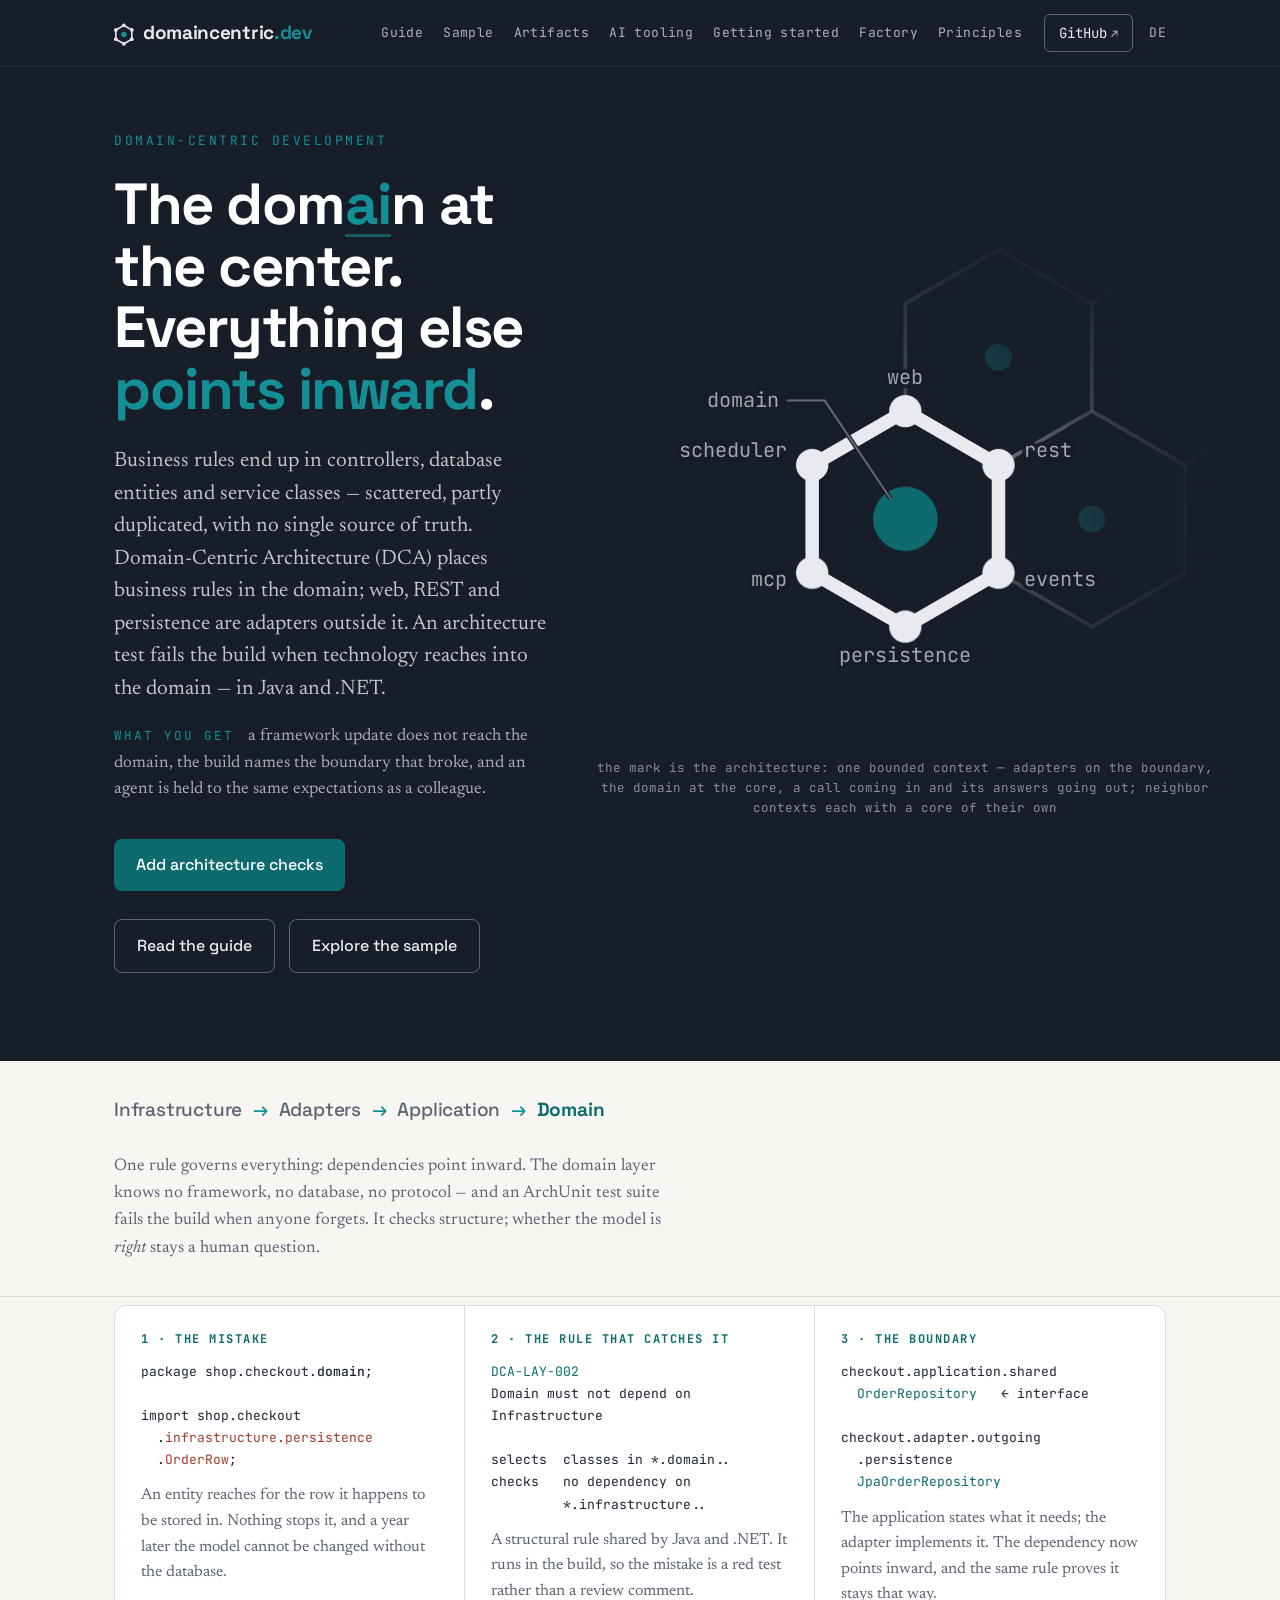
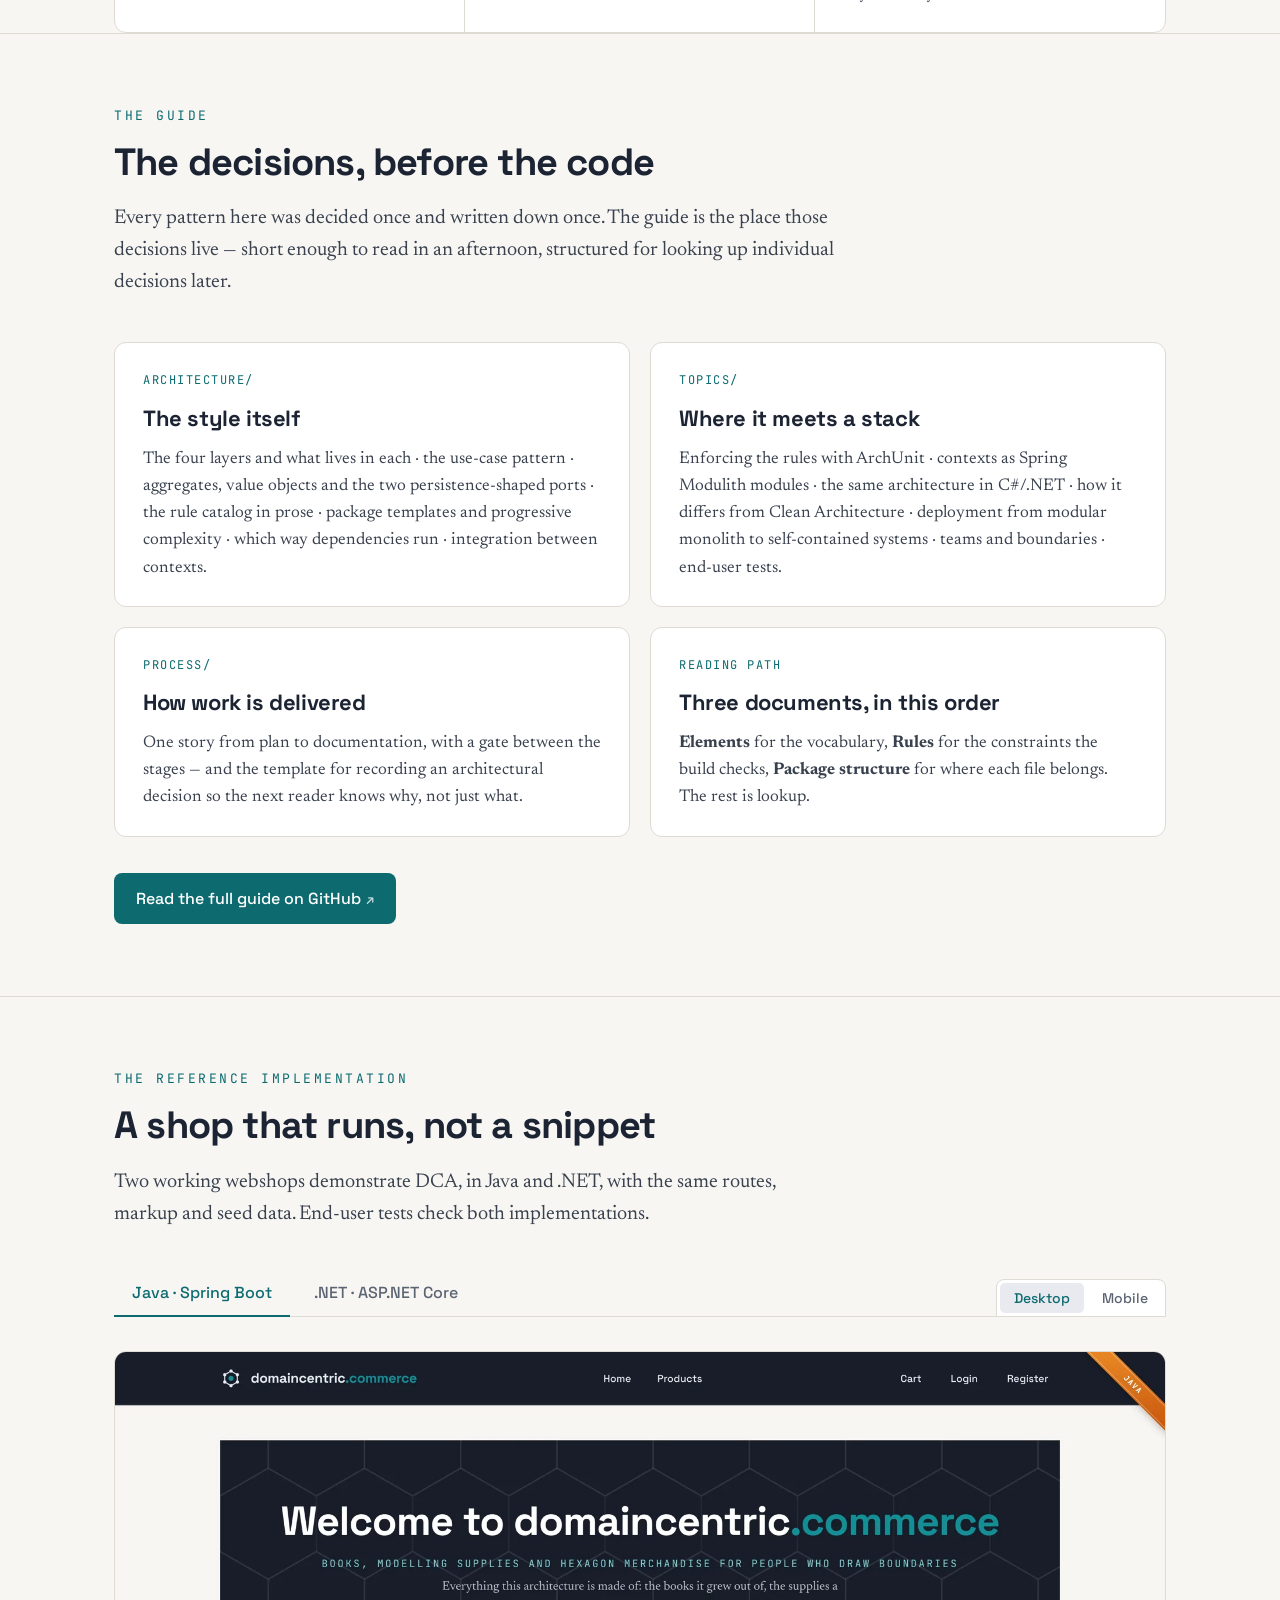
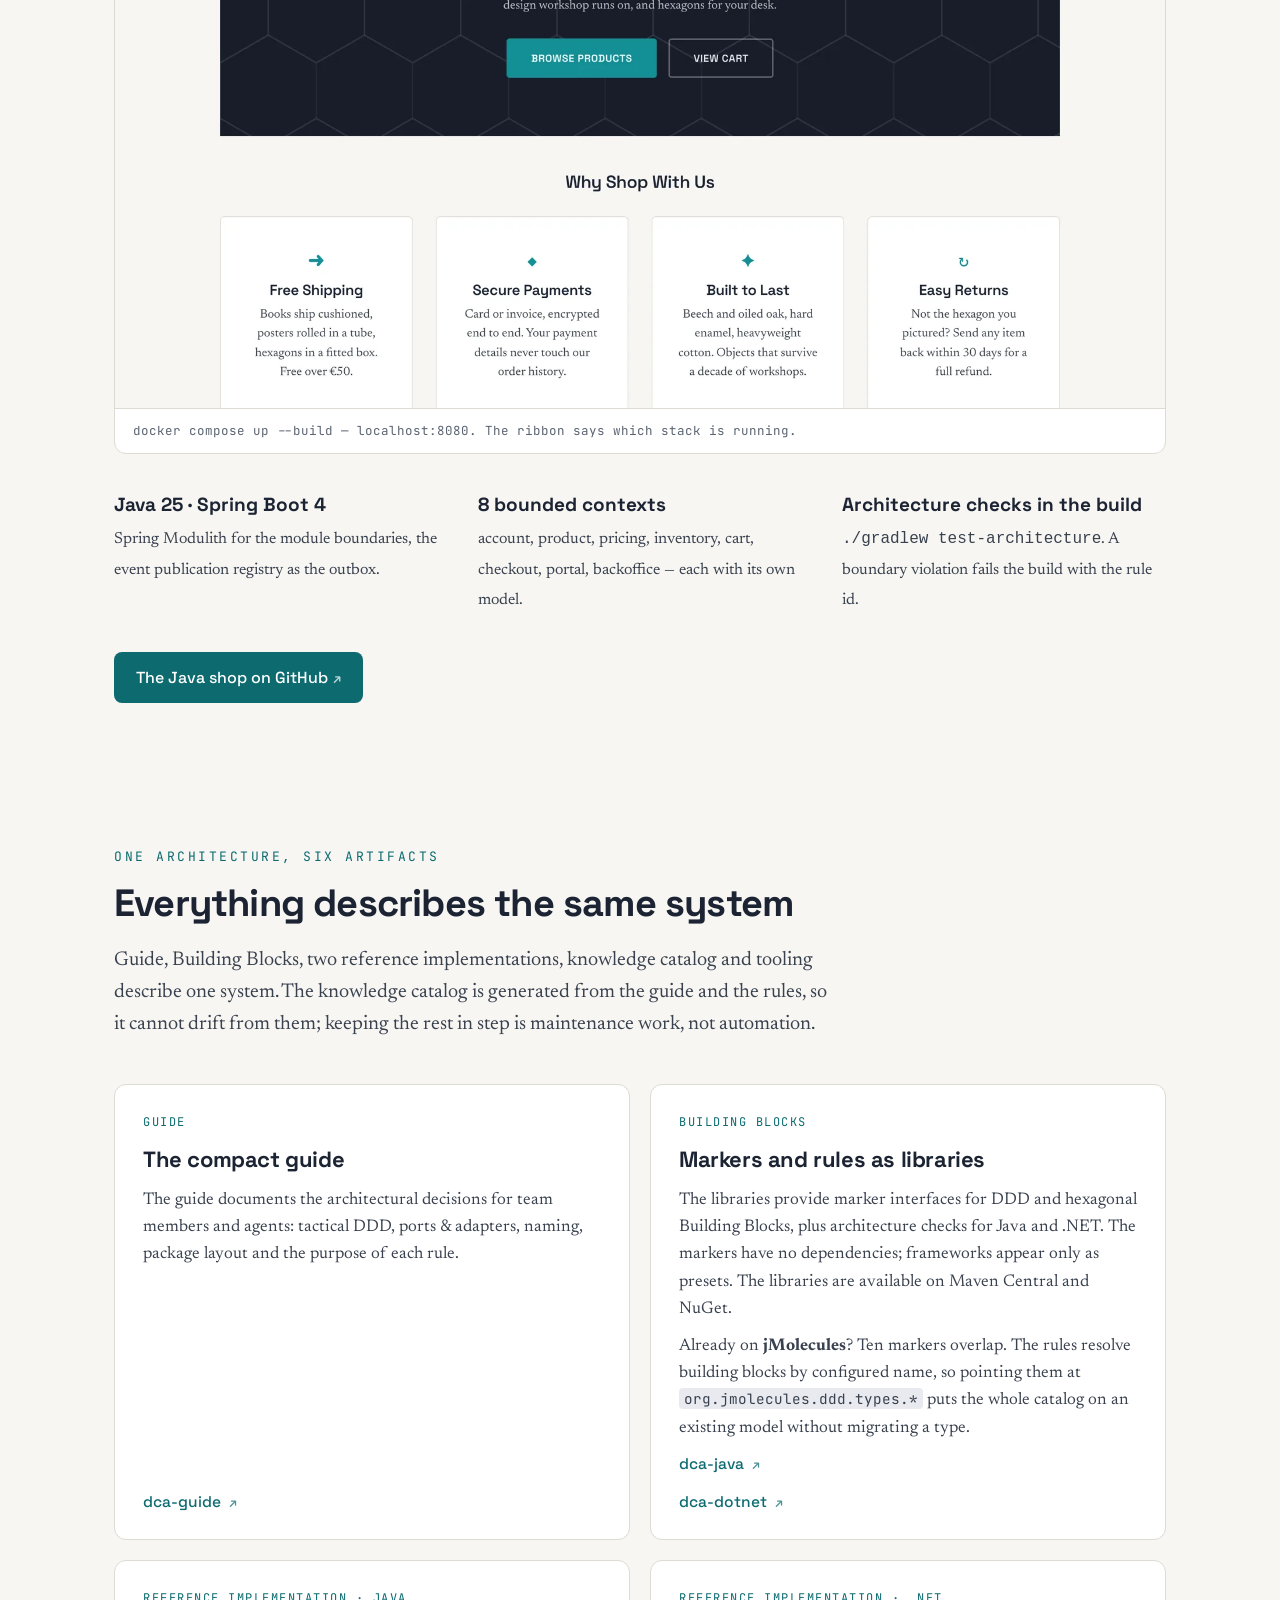
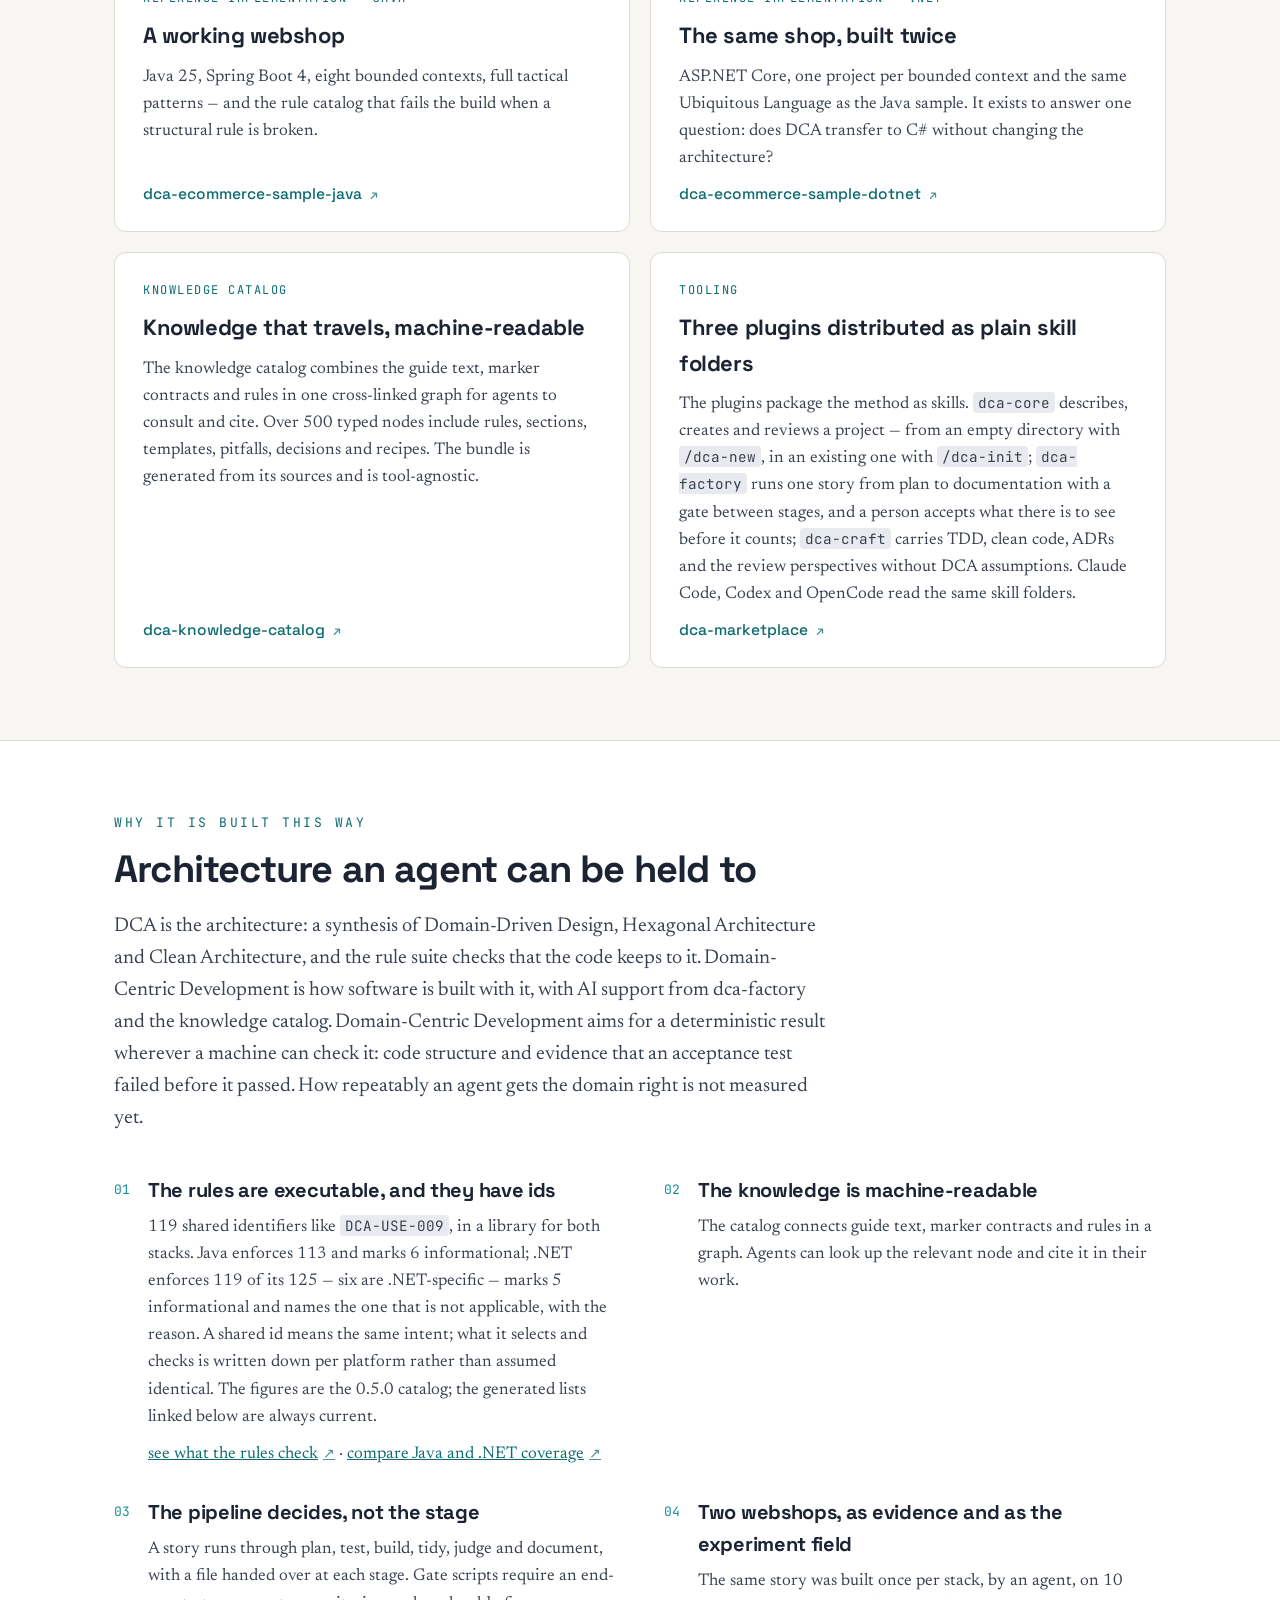
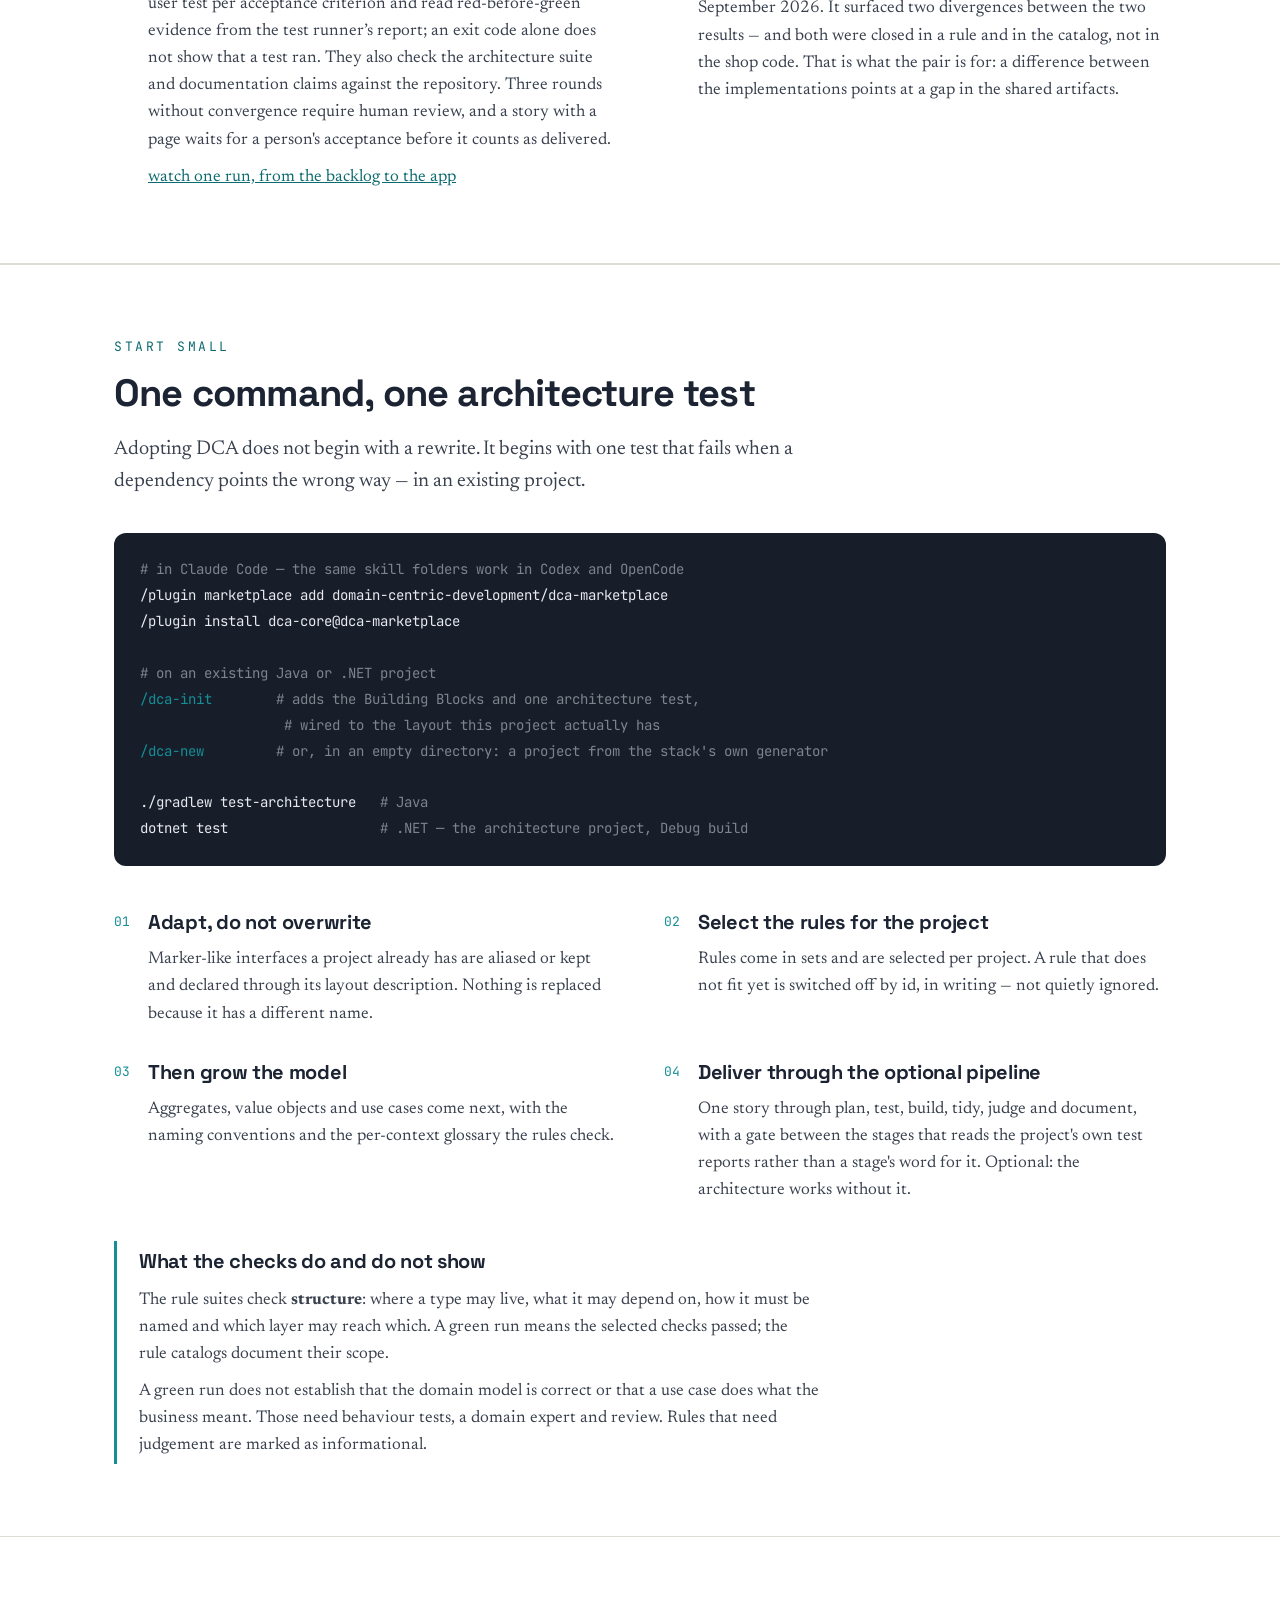
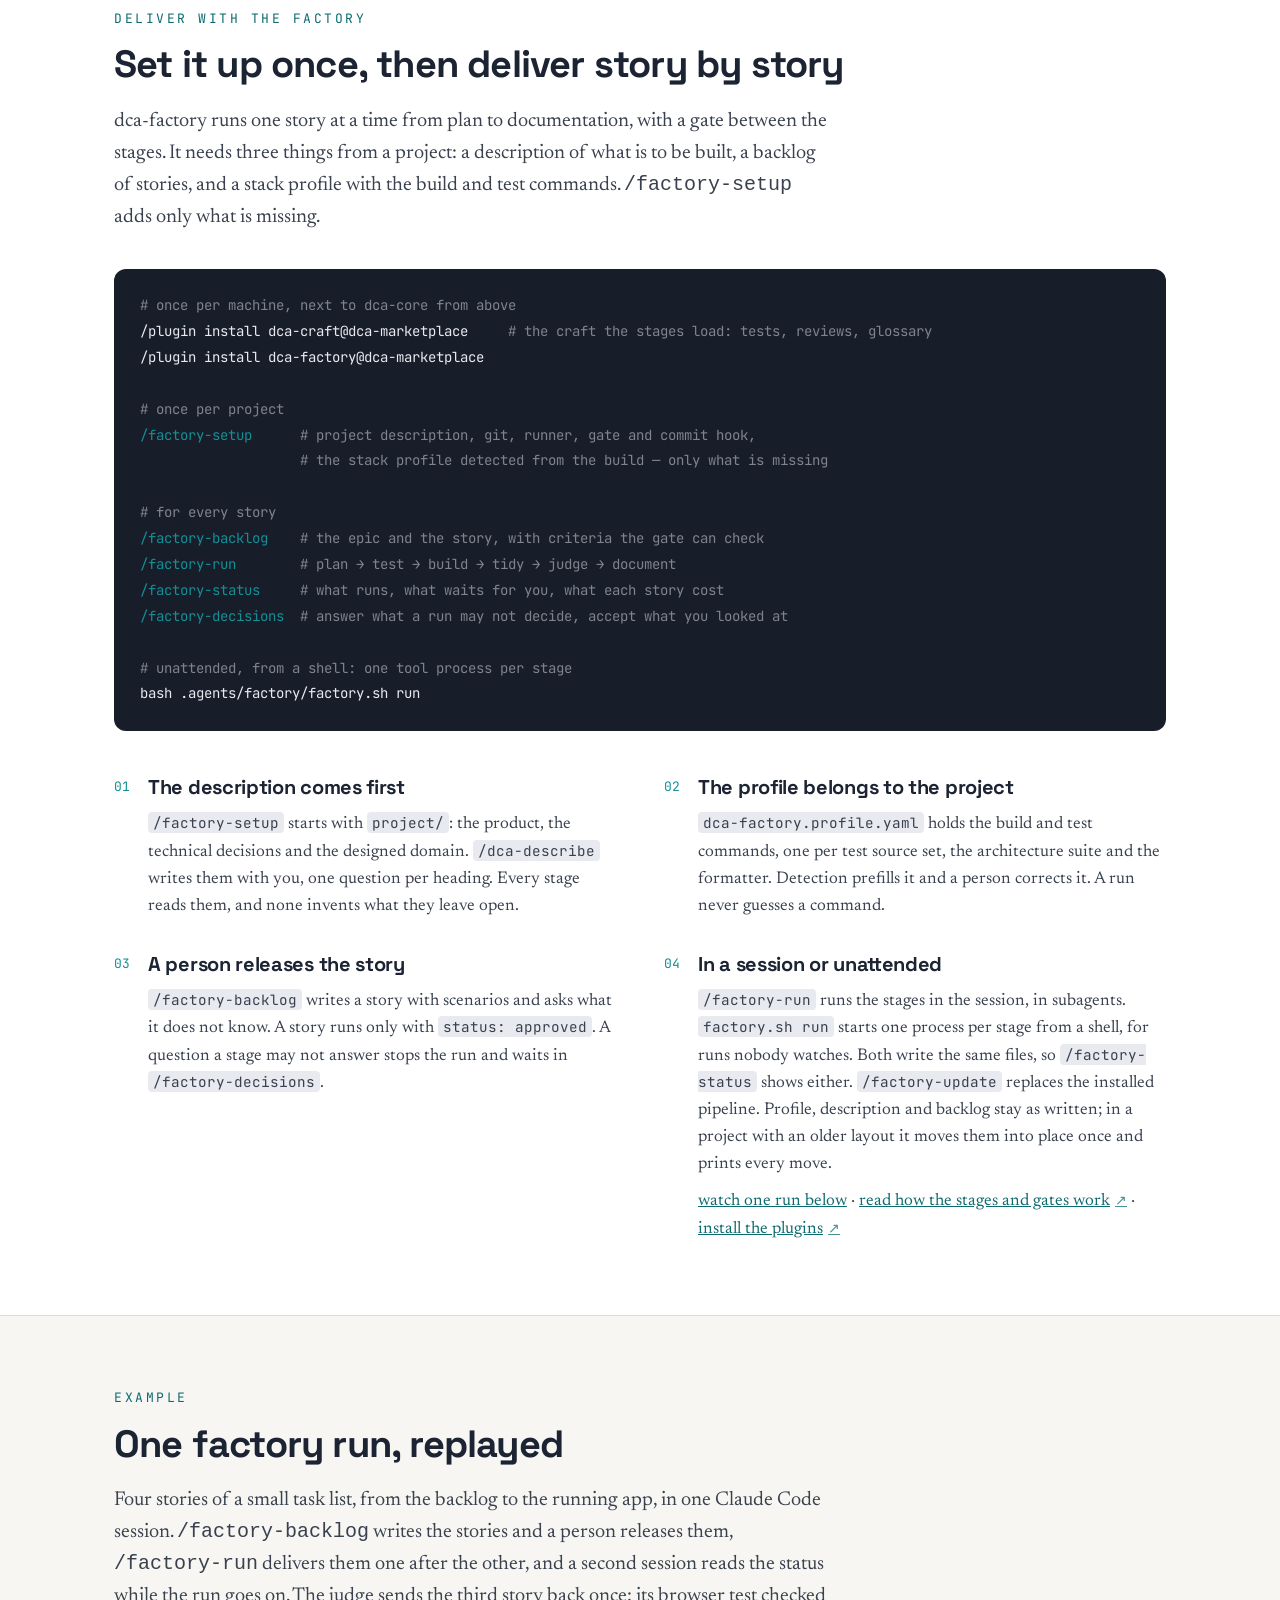
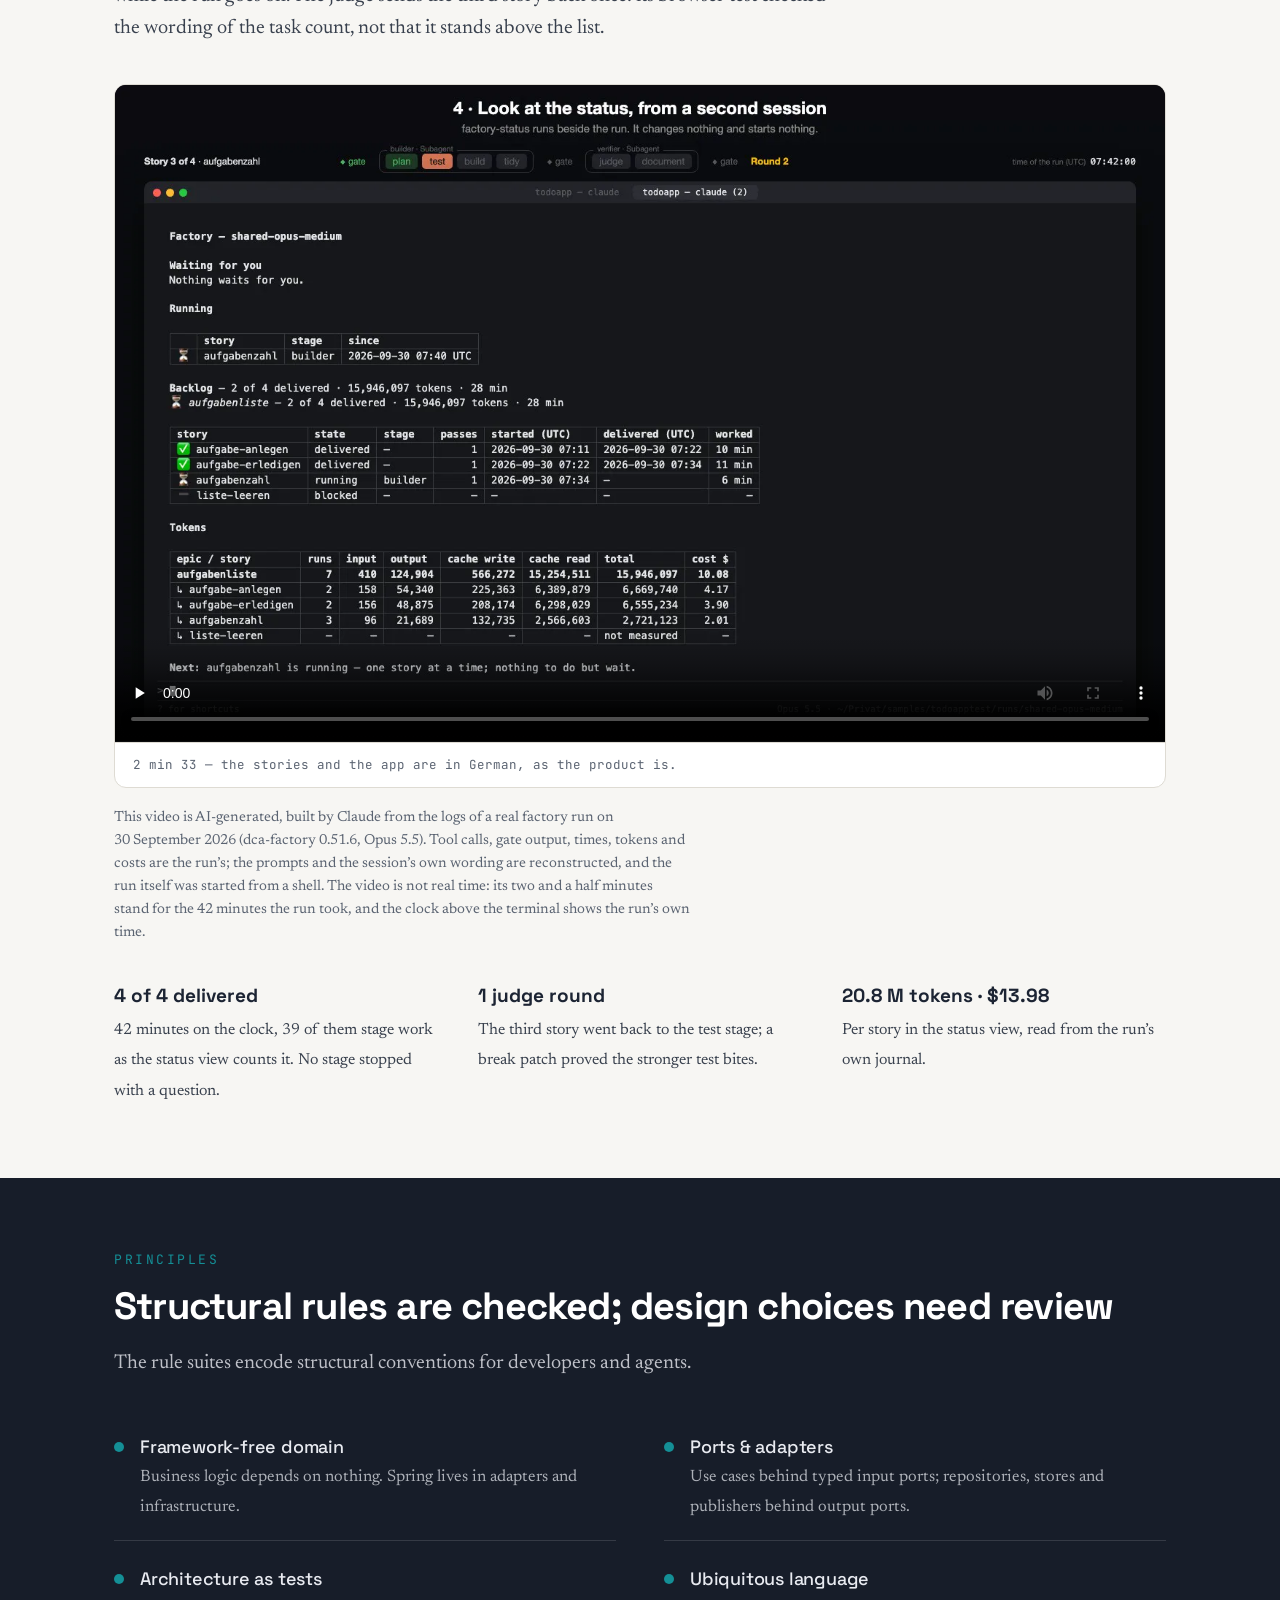
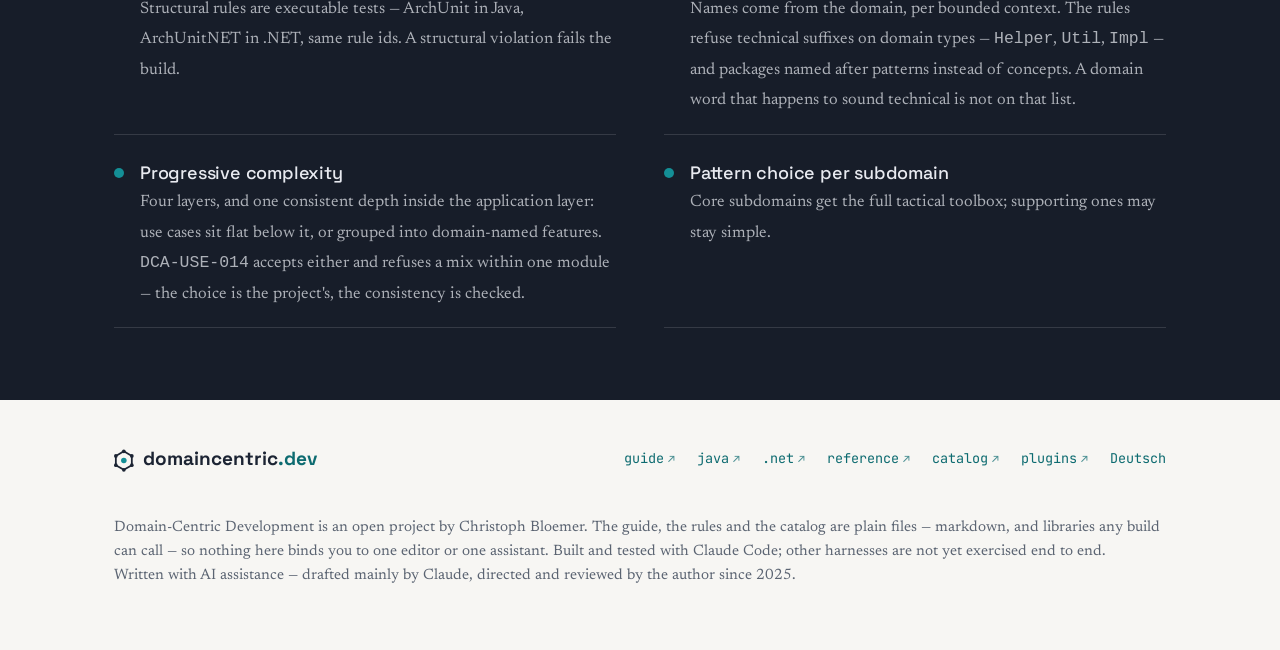
<file: preview/index.html>
<!doctype html>
<html lang="en">
<head>
<meta charset="utf-8">
<meta name="viewport" content="width=device-width, initial-scale=1">
<title>Domain-Centric Development</title>
<meta name="description" content="Domain-Centric Architecture: a practical synthesis of Domain-Driven Design, Hexagonal Architecture and Clean Architecture — a compact guide, marker and rule libraries for Java and .NET, two reference implementations, and a machine-readable knowledge catalog for AI-assisted development.">
<link rel="icon" type="image/svg+xml" href="favicon.svg">
<meta name="robots" content="noindex, nofollow">
<link rel="canonical" href="https://domaincentric.dev/">
<link rel="alternate" hreflang="en" href="https://domaincentric.dev/">
<link rel="alternate" hreflang="de" href="https://domaincentric.dev/de/">
<link rel="alternate" hreflang="x-default" href="https://domaincentric.dev/">
<meta property="og:type" content="website">
<meta property="og:site_name" content="Domain-Centric Development">
<meta property="og:url" content="https://domaincentric.dev/">
<meta property="og:title" content="Domain-Centric Development — the domain at the center">
<meta property="og:description" content="A practical synthesis of Domain-Driven Design, Hexagonal and Clean Architecture: a compact guide, marker and rule libraries for Java and .NET, two reference implementations, and a machine-readable knowledge catalog.">
<meta property="og:image" content="https://domaincentric.dev/assets/og-image.png">
<meta property="og:image:width" content="1200">
<meta property="og:image:height" content="630">
<meta property="og:image:alt" content="The Domain-Centric mark: one bounded context with adapters on its boundary and the domain at the core">
<meta name="twitter:card" content="summary_large_image">
<link rel="preconnect" href="https://fonts.googleapis.com">
<link rel="preconnect" href="https://fonts.gstatic.com" crossorigin>
<link rel="stylesheet" href="https://fonts.googleapis.com/css2?family=Space+Grotesk:wght@400;500;700&family=Newsreader:opsz,wght@6..72,400;6..72,500&family=JetBrains+Mono:wght@400;500&display=swap">
<style>
  :root {
    --ink: #1c2433;
    --deep: #171d29;
    --paper: #f7f6f3;
    --mist: #e8eaf0;
    --teal: #148f96;
    --teal-dark: #0d6b70;
    --muted: #5b6472;
    --line: #dedbd3;
    --display: 'Space Grotesk', 'Avenir Next', 'Trebuchet MS', sans-serif;
    --body: 'Newsreader', Georgia, 'Times New Roman', serif;
    --mono: 'JetBrains Mono', 'SF Mono', Menlo, monospace;
  }
  * { margin: 0; padding: 0; box-sizing: border-box; }
  html { scroll-behavior: smooth; }
  body { background: var(--paper); color: var(--ink); font-family: var(--body); font-size: 19px; line-height: 1.6; }
  a { color: var(--teal-dark); }
  a:hover { color: var(--teal); }
  a:focus-visible, button:focus-visible { outline: 3px solid var(--teal); outline-offset: 3px; border-radius: 2px; }
  .wrap { max-width: 1100px; margin: 0 auto; padding: 0 24px; }

  /* ---------- header ---------- */
  .hero { background: var(--deep); color: var(--mist); }
  .topbar { position: sticky; top: 0; z-index: 50; background: var(--deep); color: var(--mist); border-bottom: 1px solid rgba(232,234,240,0.08); }
  .nav { display: flex; align-items: center; justify-content: space-between; padding: 14px 0; }
  section[id], header[id] { scroll-margin-top: 72px; }
  .nav .brand { display: flex; align-items: center; gap: 1ex; font-family: var(--display); font-weight: 700; font-size: 19px; color: var(--mist); text-decoration: none; letter-spacing: -0.3px; }
  .nav .brand .tld { color: var(--teal); }
  .nav a.gh { font-family: var(--mono); font-size: 14px; color: var(--mist); text-decoration: none; border: 1px solid rgba(232,234,240,0.35); padding: 7px 14px; border-radius: 6px; }
  .nav a.lang { font-family: var(--mono); font-size: 13px; letter-spacing: 0.4px; color: rgba(232,234,240,0.72); text-decoration: none; margin-left: 16px; }
  .nav a.lang:hover { color: var(--teal); }
  .nav a.gh:hover { border-color: var(--teal); color: var(--teal); }
  .nav .sections { display: flex; gap: 20px; margin-left: auto; margin-right: 22px; }
  .nav .sections a { font-family: var(--mono); font-size: 13px; letter-spacing: 0.4px; color: rgba(232,234,240,0.72); text-decoration: none; }
  .nav .sections a:hover { color: var(--teal); }

  .hero-grid { display: grid; grid-template-columns: 5.2fr 6.8fr; gap: 40px; align-items: center; padding: 64px 0 88px; }
  .eyebrow { font-family: var(--mono); font-size: 13px; letter-spacing: 2.5px; text-transform: uppercase; color: var(--teal); margin-bottom: 22px; }
  h1 { font-family: var(--display); font-weight: 700; font-size: clamp(38px, 5vw, 58px); line-height: 1.06; letter-spacing: -1.5px; color: #ffffff; }
  h1 .accent { color: var(--teal); }
  .ai { color: var(--teal); position: relative; }
  .ai::after { content: ""; position: absolute; left: 0; right: 0; bottom: 0.08em; border-bottom: 0.06em solid currentColor; opacity: 0.55; }
  .hero p.lede { margin-top: 26px; font-size: 21px; line-height: 1.55; color: rgba(232,234,240,0.82); max-width: 34em; }
  .hero p.gain { margin-top: 18px; font-size: 17px; line-height: 1.55; color: rgba(232,234,240,0.7); max-width: 38em; }
  .hero p.gain span { font-family: var(--mono); font-size: 12.5px; letter-spacing: 2px; text-transform: uppercase; color: var(--teal); margin-right: 10px; }
  .cta-row { margin-top: 36px; display: flex; gap: 14px; flex-wrap: wrap; }
  /* in the hero the break is deliberate: the one action on its own line, the two places to read
     beneath it. An empty item that fills the row does the breaking; the buttons keep their own width. */
  .cta-break { flex-basis: 100%; height: 0; }
  .btn { font-family: var(--display); font-weight: 500; font-size: 16px; text-decoration: none; padding: 13px 22px; border-radius: 8px; display: inline-block; }
  .btn.primary { background: var(--teal-dark); color: #ffffff; }   /* 6.26:1 on white text */
  .btn.primary:hover { background: #0b5b60; color: #ffffff; }      /* 7.84:1 */
  .btn.ghost { color: var(--mist); border: 1px solid rgba(232,234,240,0.35); }
  .btn.ghost:hover { border-color: var(--teal); color: var(--teal); }
  /* Every link that leaves domaincentric.dev says so. An arrow costs one character and
     removes the surprise of landing in a markdown file with no way back. */
  a.ext::after { content: "\2197"; font-size: 0.85em; margin-left: 0.35em; vertical-align: baseline; opacity: 0.75; }

  /* ---------- teasers that stay on the page ---------- */
  .teaser { border-top: 1px solid var(--line); }
  .teaser .cta-row { margin-top: 36px; }
  .shot { margin-top: 40px; border: 1px solid var(--line); border-radius: 12px; overflow: hidden; background: #ffffff; }
  .shot img { display: block; width: 100%; height: auto; }
  .shot video { display: block; width: 100%; height: auto; background: #0b0c0f; }
  .ai-note { margin-top: 18px; font-size: 14.5px; color: var(--muted); max-width: 72ch; }
  .shot figcaption { font-family: var(--mono); font-size: 12.5px; color: var(--muted); padding: 12px 18px; border-top: 1px solid var(--line); }
  .facts { margin-top: 36px; display: grid; grid-template-columns: repeat(3, minmax(0, 1fr)); gap: 24px 40px; list-style: none; }
  .facts b { font-family: var(--display); font-size: 19px; display: block; margin-bottom: 4px; }
  /* two implementations, one at a time — the tabs carry what the ghost link could not */
  .tabs { margin-top: 40px; }
  /* the rule under the row belongs to the row, not to the tablist: the switch sits beside the tabs
     without being owned by them, which a tablist may not do */
  .tabrow { display: flex; flex-wrap: wrap; row-gap: 6px; align-items: flex-end; border-bottom: 1px solid var(--line); }
  .tablist { display: flex; gap: 6px; }
  .tablist button { font-family: var(--display); font-weight: 500; font-size: 16px; color: var(--muted);
    background: none; border: 0; border-bottom: 2px solid transparent; padding: 12px 18px; cursor: pointer; margin-bottom: -1px; }
  .tablist button:hover { color: var(--ink); }
  .tablist button[aria-selected="true"] { color: var(--teal-dark); border-bottom-color: var(--teal-dark); }
  .tablist button:focus-visible { outline: 2px solid var(--teal-dark); outline-offset: 2px; border-radius: 4px 4px 0 0; }
  .tabpanel { padding-top: 8px; }
  .tabpanel .shot { margin-top: 26px; }
  /* Desktop- und Handy-Aufnahme: der Breakpoint setzt den Startzustand, der Schalter überstimmt ihn */
  /* The switch belongs to the tab row: pushed to its right end, sitting on the rule the tabs sit on,
     its own border continuing that line. On a narrow screen the row wraps and it takes a line below,
     which is the same control either way. */
  .viewswitch { display: none; margin-left: auto; align-self: flex-end; margin-bottom: -1px;
    gap: 4px; padding: 3px; border: 1px solid var(--line); border-radius: 8px 8px 0 0; background: #ffffff; }
  .js .viewswitch { display: inline-flex; }
  /* The stack names alone carry the distinction once the row gets tight: spelling out the frameworks
     pushed each tab onto a line of its own and left the switch stranded on a third. Measured — with
     the long labels the row breaks at 580 px and is down to 14 px of air at 590, so the short ones
     start well above that rather than at the first width where it visibly fails. */
  @media (max-width: 660px) {
    .tab-sub { display: none; }
    .tablist button { padding: 12px 14px; }
    .viewswitch button { padding: 6px 11px; }
  }
  .viewswitch button { font-family: var(--display); font-size: 14px; font-weight: 500; color: var(--muted);
    background: none; border: 0; border-radius: 5px; padding: 6px 14px; cursor: pointer; }
  .viewswitch button:hover { color: var(--ink); }
  .viewswitch button[aria-pressed="true"] { background: var(--mist); color: var(--teal-dark); }
  .viewswitch button:focus-visible { outline: 2px solid var(--teal-dark); outline-offset: 2px; }
  .shot--phone { display: none; }
  .shot--phone img { max-width: 360px; margin: 0 auto; }
  @media (max-width: 700px) {
    .shot--desktop { display: none; }
    .shot--phone { display: block; }
  }
  /* die Wahl des Lesers schlägt den Breakpoint — höhere Spezifität, unabhängig von der Media Query */
  [data-view="desktop"] .shot--desktop { display: block; }
  [data-view="desktop"] .shot--phone { display: none; }
  [data-view="phone"] .shot--phone { display: block; }
  [data-view="phone"] .shot--desktop { display: none; }

  /* without JavaScript both panels stay readable, each behind its own heading */
  .tabpanel > h3 { font-family: var(--display); font-weight: 700; font-size: 20px; margin-top: 26px; }
  .js .tabpanel > h3 { position: absolute; width: 1px; height: 1px; overflow: hidden; clip: rect(0 0 0 0); white-space: nowrap; }

  .facts span { font-size: 16px; color: #39414e; }
  @media (max-width: 860px) { .facts { grid-template-columns: 1fr; } }


  /* the mark as a living context map */
  .figure { text-align: center; }
  .figure svg { width: min(100%, 700px); height: auto; overflow: visible; }
  /* the field may bleed past the text column — but only where there is room beside it,
     otherwise the overhang widens the page and the whole document scrolls sideways */
  @media (min-width: 1180px) {
    .figure { margin-right: calc(-1 * min(4vw, 70px)); }
  }
  .figure .caption { font-family: var(--mono); font-size: 12.5px; color: rgba(232,234,240,0.55); margin-top: -6px; }
  /* labels knock out the lines behind them, the way annotation does on a drawing */
  .node-label { paint-order: stroke; stroke: var(--deep); stroke-width: 3px; stroke-linejoin: round; }
  .node-label { font-family: var(--mono); font-size: 7.5px; fill: rgba(232,234,240,0.75); }
  .leader { fill: none; stroke: rgba(232,234,240,0.4); stroke-width: 0.7; }
  /* the leader lies over the boundary: a knock-out in the ground colour cuts the boundary where it crosses */
  .leader-knockout { fill: none; stroke: var(--deep); stroke-width: 1.6; }
  /* The drawing is annotated in order: the boundary stands, the ports appear clockwise from the
     top, each label follows its port, and last the leader draws itself from the core outwards
     and names it. Without motion everything stands at once. */
  @media (prefers-reduced-motion: no-preference) {
    .node, .node-label { opacity: 0; animation: appear 0.4s ease-out forwards; }
    .node:nth-of-type(1) { animation-delay: 0.30s; } .node-label:nth-of-type(1) { animation-delay: 0.42s; }
    .node:nth-of-type(2) { animation-delay: 0.44s; } .node-label:nth-of-type(2) { animation-delay: 0.56s; }
    .node:nth-of-type(3) { animation-delay: 0.58s; } .node-label:nth-of-type(3) { animation-delay: 0.70s; }
    .node:nth-of-type(4) { animation-delay: 0.72s; } .node-label:nth-of-type(4) { animation-delay: 0.84s; }
    .node:nth-of-type(5) { animation-delay: 0.86s; } .node-label:nth-of-type(5) { animation-delay: 0.98s; }
    .node:nth-of-type(6) { animation-delay: 1.00s; } .node-label:nth-of-type(6) { animation-delay: 1.12s; }
    .node-label { animation-name: appear-label; }
    .node-label.core-name { animation-delay: 2.85s; }
    .leader, .leader-knockout { stroke-dasharray: 60; stroke-dashoffset: 60; animation: draw 0.4s ease-out 2.4s forwards; }
    @keyframes appear { to { opacity: 1; } }
    @keyframes appear-label { to { opacity: 0.9; } }
    @keyframes draw { to { stroke-dashoffset: 0; } }
  }

  /* ---------- dependency rule strip ---------- */
  .rule { border-bottom: 1px solid var(--line); }
  .rule .wrap { display: flex; align-items: baseline; gap: 28px; padding: 34px 24px; flex-wrap: wrap; }
  .rule .chain { font-family: var(--display); font-weight: 500; font-size: 19px; letter-spacing: -0.2px; white-space: nowrap; }
  .rule .chain .arrow { color: var(--teal); padding: 0 6px; }
  .rule .chain .domain { color: var(--teal-dark); font-weight: 700; }
  .rule p { font-size: 17px; color: var(--muted); max-width: 34em; }

  /* the one concrete thing, before any more explanation */
  .example .wrap { display: grid; grid-template-columns: repeat(3, minmax(0, 1fr)); gap: 0; border: 1px solid var(--line); border-radius: 12px; overflow: hidden; background: #ffffff; margin-top: 8px; padding: 0; }
  .example .step { padding: 24px 26px; border-right: 1px solid var(--line); }
  .example .step:last-child { border-right: 0; }
  .example .step > b { font-family: var(--mono); font-size: 12px; letter-spacing: 1.5px; text-transform: uppercase; color: var(--teal-dark); display: block; margin-bottom: 12px; }
  .example pre b { font-weight: 500; }
  .example pre { font-family: var(--mono); font-size: 13px; line-height: 1.7; white-space: pre-wrap; overflow-wrap: anywhere; color: var(--ink); }
  .example .bad { color: #a33a2a; }
  .example .good { color: var(--teal-dark); }
  .example p { font-size: 16px; color: var(--muted); margin-top: 12px; }
  .example .outer { padding: 0 24px; max-width: 1100px; margin: 0 auto; }

  /* ---------- sections ---------- */
  section { padding: 72px 0; }
  .kicker { font-family: var(--mono); font-size: 13px; letter-spacing: 2.5px; text-transform: uppercase; color: var(--teal-dark); margin-bottom: 14px; }
  h2 { font-family: var(--display); font-weight: 700; font-size: clamp(28px, 3.4vw, 38px); letter-spacing: -0.8px; line-height: 1.15; margin-bottom: 18px; }
  .section-lede { font-size: 20px; max-width: 36em; color: #39414e; }

  /* artifact cards */
  .cards { margin-top: 44px; display: grid; grid-template-columns: repeat(2, minmax(0, 1fr)); gap: 20px; }
  .card { background: #ffffff; border: 1px solid var(--line); border-radius: 12px; padding: 28px 28px 24px; display: flex; flex-direction: column; gap: 10px; }
  .card .tag { font-family: var(--mono); font-size: 12px; letter-spacing: 1.5px; text-transform: uppercase; color: var(--teal-dark); flex-grow: 0; }
  .card h3 { font-family: var(--display); font-weight: 700; font-size: 22px; letter-spacing: -0.4px; }
  .card p { font-size: 17px; color: #39414e; flex-grow: 1; }
  .card a.more { font-family: var(--display); font-size: 15.5px; font-weight: 500; text-decoration: none; }
  .card a.more::after { content: " \2192"; }
  /* the outgoing arrow wins over the card's own: a link that leaves the site says so everywhere */
  .card a.more.ext::after { content: " \2197"; }
  .card a.more + a.more { margin-top: 4px; }
  .card code { font-family: var(--mono); font-size: 0.84em; background: var(--mist); padding: 1px 5px; border-radius: 4px; overflow-wrap: anywhere; }
  .card a.more, .card p { overflow-wrap: anywhere; }
  .card .soon { font-family: var(--display); font-size: 15.5px; font-weight: 500; color: var(--muted); }

  /* why AI */
  .with-ai { background: #ffffff; border-top: 1px solid var(--line); border-bottom: 1px solid var(--line); }
  .with-ai .section-lede em { font-style: italic; color: var(--teal-dark); }
  .steps { margin-top: 40px; list-style: none; display: grid; grid-template-columns: repeat(2, minmax(0, 1fr)); gap: 28px 48px; counter-reset: step; }
  .steps li { display: flex; gap: 18px; }
  .step-no { font-family: var(--mono); font-size: 13px; color: var(--teal); padding-top: 6px; }
  .steps h3 { font-family: var(--display); font-weight: 700; font-size: 20px; letter-spacing: -0.3px; margin-bottom: 8px; }
  .steps p { font-size: 17px; color: #39414e; }
  .steps code { font-family: var(--mono); font-size: 0.84em; background: var(--mist); padding: 1px 5px; border-radius: 4px; }

  /* principles */
  .principles { background: var(--deep); color: var(--mist); }
  .principles .kicker { color: var(--teal); }
  .principles h2 { color: #ffffff; }
  .plist { margin-top: 36px; display: grid; grid-template-columns: repeat(2, minmax(0, 1fr)); gap: 6px 48px; list-style: none; }
  .plist li { display: flex; gap: 16px; padding: 18px 0; border-bottom: 1px solid rgba(232,234,240,0.14); }
  .plist .dot { flex-shrink: 0; width: 10px; height: 10px; border-radius: 50%; background: var(--teal); margin-top: 9px; }
  .plist b { font-family: var(--display); font-weight: 500; display: block; font-size: 18px; letter-spacing: -0.2px; }
  .plist span { font-size: 16.5px; color: rgba(232,234,240,0.72); }

  /* start small: the command plate and the evidence limits */
  .start { background: #ffffff; border-top: 1px solid var(--line); }
  .plate { margin-top: 36px; background: var(--deep); color: var(--mist); border-radius: 12px; padding: 24px 26px; overflow-x: auto; }
  .plate pre { font-family: var(--mono); font-size: 14px; line-height: 1.85; white-space: pre; }
  .plate .c { color: rgba(232,234,240,0.5); }
  .plate .t { color: var(--teal); }
  .limits { margin-top: 36px; border-left: 3px solid var(--teal); padding: 4px 0 4px 22px; }
  .limits h3 { font-family: var(--display); font-weight: 700; font-size: 20px; letter-spacing: -0.3px; margin-bottom: 10px; }
  .limits p { font-size: 17px; color: #39414e; max-width: 40em; }
  .limits p + p { margin-top: 10px; }


  /* footer */
  footer { padding: 44px 0 56px; }
  footer .wrap { display: flex; justify-content: space-between; gap: 24px; flex-wrap: wrap; align-items: center; }
  /* the lockup: the mark's node distance and the gap are both one x-height of the wordmark.
     The drawing fills the viewBox, so 1ex of gap is 1ex of visible air; the small shift centres
     the mark on a wordmark that is all lowercase and has no descenders. */
  .nav .brand svg, footer .fbrand svg { width: 2.132ex; height: 2.402ex; overflow: visible; transform: translateY(0.16ex); }
  footer .fbrand { display: flex; align-items: center; gap: 1ex; font-family: var(--display); font-weight: 700; }
  footer .fbrand .tld { color: var(--teal-dark); }
  footer nav { display: flex; gap: 22px; flex-wrap: wrap; }
  footer nav a { font-family: var(--mono); font-size: 13.5px; text-decoration: none; }
  footer .note { width: 100%; margin-top: 18px; font-size: 15px; color: var(--muted); }

  @media (max-width: 960px) { .nav .sections { display: none; } .nav a.gh { margin-left: auto; } }
  @media (max-width: 380px) { .nav .brand { font-size: 15px; } .nav a.gh { font-size: 12.5px; padding: 6px 9px; margin-left: 12px; } .nav a.lang { margin-left: 10px; } }
  @media (max-width: 860px) {
    .rule .chain { white-space: normal; font-size: 17px; }
    .hero-grid { grid-template-columns: 1fr; padding: 24px 0 64px; gap: 12px; }
    /* on a phone the drawing sits between the claim and the text: eyebrow, headline, mark, then the lede */
    .hero-grid > div:first-child { display: contents; }
    .hero .eyebrow { order: 1; } .hero h1 { order: 2; }
    .figure { order: 3; margin: 0 0 -36px; }
    .hero p.lede { order: 4; } .hero p.gain { order: 5; } .hero .cta-row { order: 6; }
    .figure svg { width: min(72vw, 300px); }
    .figure .caption { display: none; }
    .example .wrap { grid-template-columns: 1fr; }
    .example .step { border-right: 0; border-bottom: 1px solid var(--line); }
    .example .step:last-child { border-bottom: 0; }
    .cards, .plist, .steps { grid-template-columns: 1fr; }
    section { padding: 56px 0; }
  }
</style>
</head>
<body>

<div class="topbar">
  <div class="wrap">
    <nav class="nav" aria-label="Main">
      <a class="brand" href="/">
        <svg viewBox="17.4 12 85.2 96" fill="none" aria-hidden="true">
          <polygon points="60,20 94.6,40 94.6,80 60,100 25.4,80 25.4,40" stroke="#e8eaf0" stroke-width="7" stroke-linejoin="round"/>
          <circle cx="60" cy="20" r="8" fill="#e8eaf0"/><circle cx="94.6" cy="40" r="8" fill="#e8eaf0"/>
          <circle cx="94.6" cy="80" r="8" fill="#e8eaf0"/><circle cx="60" cy="100" r="8" fill="#e8eaf0"/>
          <circle cx="25.4" cy="80" r="8" fill="#e8eaf0"/><circle cx="25.4" cy="40" r="8" fill="#e8eaf0"/>
          <circle cx="60" cy="60" r="12" fill="#148f96"/>
        </svg>
        <span class="wordmark">domaincentric<span class="tld">.dev</span></span>
      </a>
      <span class="sections">
        <a href="#guide">Guide</a>
        <a href="#sample">Sample</a>
        <a href="#artifacts">Artifacts</a>
        <a href="#with-ai">AI tooling</a>
        <a href="#start">Getting started</a>
        <a href="#factory">Factory</a>
        <a href="#principles">Principles</a>
      </span>
      <a class="gh ext" href="https://github.com/domain-centric-development" rel="noopener">GitHub</a>
      <a class="lang" href="de/" hreflang="de" lang="de" title="Diese Seite auf Deutsch">DE</a>
    </nav>
  </div>
</div>

<header class="hero">
  <div class="wrap">

    <div class="hero-grid">
      <div>
        <p class="eyebrow">Domain-Centric Development</p>
        <h1>The dom<span class="ai" title="yes, it is in there">ai</span>n at the center.<br>Everything else <span class="accent">points inward</span>.</h1>
        <p class="lede">Business rules end up in controllers, database entities and service classes —
        scattered, partly duplicated, with no single source of truth. Domain-Centric Architecture (DCA) places business rules in the domain; web,
        REST and persistence are adapters outside it. An architecture test fails the build when
        technology reaches into the domain — in Java and .NET.</p>
        <p class="gain"><span>What you get</span> a framework update does not reach the domain, the
        build names the boundary that broke, and an agent is held to the same expectations as a colleague.</p>
        <div class="cta-row">
          <a class="btn primary" href="#start">Add architecture checks</a>
          <span class="cta-break" aria-hidden="true"></span>
          <a class="btn ghost" href="#guide">Read the guide</a>
          <a class="btn ghost" href="#sample">Explore the sample</a>
        </div>
      </div>

      <div class="figure">
        <svg class="anim" viewBox="-56 -26.5 232 173" role="img" aria-label="The Domain-Centric mark read as one bounded context: adapters and ports on the hexagonal boundary, the domain model at the center, every dependency pointing inward — neighbouring contexts fading out towards the upper right, each with a domain core of its own">
          <defs>
            <radialGradient id="fade" gradientUnits="userSpaceOnUse" cx="60" cy="60" r="118">
              <stop offset="0.28" stop-color="#ffffff" stop-opacity="1"/>
              <stop offset="0.66" stop-color="#ffffff" stop-opacity="0.4"/>
              <stop offset="1" stop-color="#ffffff" stop-opacity="0"/>
            </radialGradient>
            <mask id="neighbours-fade"><rect x="-60" y="-100" width="330" height="280" fill="url(#fade)"/></mask>
          </defs>
          <g mask="url(#neighbours-fade)">
            <polygon points="94.6,-40 129.2,-20 129.2,20 94.6,40 60,20 60,-20" stroke="#e8eaf0" stroke-opacity="0.26" stroke-width="1.4" stroke-linejoin="round" fill="none"/>
            <circle cx="94.6" cy="0" r="5" fill="#148f96" fill-opacity="0.45"/>
            <polygon points="129.3,20 163.9,40 163.9,80 129.3,100 94.7,80 94.7,40" stroke="#e8eaf0" stroke-opacity="0.26" stroke-width="1.4" stroke-linejoin="round" fill="none"/>
            <circle cx="129.3" cy="60" r="5" fill="#148f96" fill-opacity="0.45"/>
            <polygon points="163.9,-40 198.5,-20 198.5,20 163.9,40 129.3,20 129.3,-20" stroke="#e8eaf0" stroke-opacity="0.26" stroke-width="1.4" stroke-linejoin="round" fill="none"/>
            <circle cx="163.9" cy="0" r="5" fill="#148f96" fill-opacity="0.45"/>
          </g>
          <polygon class="boundary" points="60,20 94.6,40 94.6,80 60,100 25.4,80 25.4,40" stroke="#e8eaf0" stroke-width="5" stroke-linejoin="round" fill="none"/>
          <circle class="node" cx="60" cy="20" r="6" fill="#e8eaf0"/>
          <circle class="node" cx="94.6" cy="40" r="6" fill="#e8eaf0"/>
          <circle class="node" cx="94.6" cy="80" r="6" fill="#e8eaf0"/>
          <circle class="node" cx="60" cy="100" r="6" fill="#e8eaf0"/>
          <circle class="node" cx="25.4" cy="80" r="6" fill="#e8eaf0"/>
          <circle class="node" cx="25.4" cy="40" r="6" fill="#e8eaf0"/>
          <circle class="core" cx="60" cy="60" r="12" fill="#148f96"/>
          <text class="node-label" x="60" y="10" text-anchor="middle">web</text>
          <text class="node-label" x="104" y="37" text-anchor="start">rest</text>
          <text class="node-label" x="104" y="85" text-anchor="start">events</text>
          <text class="node-label" x="60" y="113" text-anchor="middle">persistence</text>
          <text class="node-label" x="16" y="85" text-anchor="end">mcp</text>
          <text class="node-label" x="16" y="37" text-anchor="end">scheduler</text>
          <!-- the core is named the way a drawing annotates: a fine leader line, the word set beside it -->
          <polyline class="leader-knockout" points="54.5,52.5 30,16 16,16"/>
          <polyline class="leader" points="54.5,52.5 30,16 16,16"/>
          <text class="node-label core-name" x="13" y="18.4" text-anchor="end">domain</text>
        </svg>
        <p class="caption">the mark is the architecture: one bounded context — adapters on the boundary, the domain at the core, a call coming in and its answers going out; neighbor contexts each with a core of their own</p>
      </div>
    </div>
  </div>
</header>

<div class="rule">
  <div class="wrap">
    <p class="chain">Infrastructure <span class="arrow">&rarr;</span> Adapters <span class="arrow">&rarr;</span> Application <span class="arrow">&rarr;</span> <span class="domain">Domain</span></p>
    <p>One rule governs everything: dependencies point inward. The domain layer knows no framework,
    no database, no protocol — and an ArchUnit test suite fails the build when anyone forgets. It
    checks structure; whether the model is <em>right</em> stays a human question.</p>
  </div>
</div>

<div class="example">
  <div class="outer">
    <div class="wrap">
      <div class="step">
        <b>1 · the mistake</b>
<pre>package shop.checkout.<b>domain</b>;

import shop.checkout
  .<span class="bad">infrastructure.persistence</span>
  .<span class="bad">OrderRow</span>;</pre>
        <p>An entity reaches for the row it happens to be stored in. Nothing stops it, and a year later
        the model cannot be changed without the database.</p>
      </div>
      <div class="step">
        <b>2 · the rule that catches it</b>
<pre><span class="good">DCA-LAY-002</span>
Domain must not depend on
Infrastructure

selects  classes in *.domain..
checks   no dependency on
         *.infrastructure..</pre>
        <p>A structural rule shared by Java and .NET. It runs in the build, so the mistake is
        a red test rather than a review comment.</p>
      </div>
      <div class="step">
        <b>3 · the boundary</b>
<pre>checkout.application.shared
  <span class="good">OrderRepository</span>   ← interface

checkout.adapter.outgoing
  .persistence
  <span class="good">JpaOrderRepository</span></pre>
        <p>The application states what it needs; the adapter implements it. The dependency now points inward,
        and the same rule proves it stays that way.</p>
      </div>
    </div>
  </div>
</div>

<section id="guide" class="teaser">
  <div class="wrap">
    <p class="kicker">The guide</p>
    <h2>The decisions, before the code</h2>
    <p class="section-lede">Every pattern here was decided once and written down once. The guide is the
    place those decisions live — short enough to read in an afternoon, structured for looking up individual decisions later.</p>

    <div class="cards">
      <article class="card">
        <p class="tag">architecture/</p>
        <h3>The style itself</h3>
        <p>The four layers and what lives in each · the use-case pattern · aggregates, value objects
        and the two persistence-shaped ports · the rule catalog in prose · package templates and
        progressive complexity · which way dependencies run · integration between contexts.</p>
      </article>
      <article class="card">
        <p class="tag">topics/</p>
        <h3>Where it meets a stack</h3>
        <p>Enforcing the rules with ArchUnit · contexts as Spring Modulith modules · the same
        architecture in C#/.NET · how it differs from Clean Architecture · deployment from modular
        monolith to self-contained systems · teams and boundaries · end-user tests.</p>
      </article>
      <article class="card">
        <p class="tag">process/</p>
        <h3>How work is delivered</h3>
        <p>One story from plan to documentation, with a gate between the stages — and the template for
        recording an architectural decision so the next reader knows why, not just what.</p>
      </article>
      <article class="card">
        <p class="tag">Reading path</p>
        <h3>Three documents, in this order</h3>
        <p><b>Elements</b> for the vocabulary, <b>Rules</b> for the constraints the build checks,
        <b>Package structure</b> for where each file belongs. The rest is
        lookup.</p>
      </article>
    </div>

    <div class="cta-row">
      <a class="btn primary ext" href="https://github.com/domain-centric-development/dca-guide" rel="noopener">Read the full guide on GitHub</a>
    </div>
  </div>
</section>

<section id="sample" class="teaser">
  <div class="wrap">
    <p class="kicker">The reference implementation</p>
    <h2>A shop that runs, not a snippet</h2>
    <p class="section-lede">Two working webshops demonstrate DCA, in Java and .NET, with the same routes,
    markup and seed data. End-user tests check both implementations.</p>

    <div class="tabs">
      <div class="tabrow">
        <div class="tablist" role="tablist" aria-label="Reference implementations">
          <button type="button" role="tab" id="tab-java" aria-controls="panel-java" aria-selected="true">Java<span class="tab-sub"> · Spring Boot</span></button>
          <button type="button" role="tab" id="tab-dotnet" aria-controls="panel-dotnet" aria-selected="false">.NET<span class="tab-sub"> · ASP.NET Core</span></button>
        </div>
        <div class="viewswitch" role="group" aria-label="Screenshot size">
          <button type="button" data-view="desktop" aria-pressed="true">Desktop</button>
          <button type="button" data-view="phone" aria-pressed="false">Mobile</button>
        </div>
      </div>

      <div class="tabpanel" id="panel-java" role="tabpanel" aria-labelledby="tab-java" tabindex="0">
        <h3>Java · Spring Boot</h3>
        <figure class="shot shot--desktop">
          <img src="assets/shop-java.webp" width="1800" height="1125"
               alt="The Java shop on a desktop browser: the domaincentric.commerce home page with its hero and an orange JAVA ribbon in the corner">
          <figcaption>docker compose up --build &mdash; localhost:8080. The ribbon says which stack is running.</figcaption>
        </figure>
        <figure class="shot shot--phone">
          <img src="assets/shop-java-mobile.webp" width="589" height="1200" loading="lazy"
               alt="The same Java shop on a phone: the logo on its own line, every link under it, the orange JAVA tag in the top-right corner">
          <figcaption>The same page at 393&nbsp;px &mdash; links under the logo, the stack tag in the corner.</figcaption>
        </figure>
        <ul class="facts">
          <li><b>Java 25 · Spring Boot 4</b><span>Spring Modulith for the module boundaries, the event
          publication registry as the outbox.</span></li>
          <li><b>8 bounded contexts</b><span>account, product, pricing, inventory, cart, checkout,
          portal, backoffice — each with its own model.</span></li>
          <li><b>Architecture checks in the build</b><span><code>./gradlew test-architecture</code>. A boundary violation fails the build with the rule id.</span></li>
        </ul>
        <div class="cta-row">
          <a class="btn primary ext" href="https://github.com/domain-centric-development/dca-ecommerce-sample-java" rel="noopener">The Java shop on GitHub</a>
        </div>
      </div>

      <div class="tabpanel" id="panel-dotnet" role="tabpanel" aria-labelledby="tab-dotnet" tabindex="0">
        <h3>.NET · ASP.NET Core</h3>
        <figure class="shot shot--desktop">
          <img src="assets/shop-dotnet.webp" width="1800" height="1125" loading="lazy"
               alt="The .NET shop on a desktop browser: the domaincentric.commerce home page with its hero and a violet .NET ribbon in the corner">
          <figcaption>docker compose up --build &mdash; localhost:5080. The same page, down to the wording.</figcaption>
        </figure>
        <figure class="shot shot--phone">
          <img src="assets/shop-dotnet-mobile.webp" width="589" height="1200" loading="lazy"
               alt="The same .NET shop on a phone: the logo on its own line, every link under it, the violet .NET tag in the top-right corner">
          <figcaption>The same page at 393&nbsp;px &mdash; links under the logo, the stack tag in the corner.</figcaption>
        </figure>
        <ul class="facts">
          <li><b>ASP.NET Core</b><span>one project per bounded context, the boundaries carried by the
          solution layout instead of a module system.</span></li>
          <li><b>The same shop</b><span>same routes, same markup; two mirrored end-user suites covering the
          same 22 scenarios, one per shop.</span></li>
          <li><b>The same rule ids</b><span><code>dotnet test</code>, on ArchUnitNET. A finding means
          the same thing in both stacks, plus six <code>DCA-NET</code> rules that only exist here.</span></li>
        </ul>
        <div class="cta-row">
          <a class="btn primary ext" href="https://github.com/domain-centric-development/dca-ecommerce-sample-dotnet" rel="noopener">The .NET shop on GitHub</a>
        </div>
      </div>
    </div>
  </div>
</section>

<section id="artifacts">
  <div class="wrap">
    <p class="kicker">One architecture, six artifacts</p>
    <h2>Everything describes the same system</h2>
    <p class="section-lede">Guide, Building Blocks, two reference implementations, knowledge catalog and
    tooling describe one system. The knowledge catalog is generated from the guide and the rules, so it
    cannot drift from them; keeping the rest in step is maintenance work, not automation.</p>

    <div class="cards">
      <article class="card">
        <p class="tag">Guide</p>
        <h3>The compact guide</h3>
        <p>The guide documents the architectural decisions for team members and agents: tactical DDD,
        ports &amp; adapters, naming, package layout and the purpose of each rule.</p>
        <a class="more ext" href="https://github.com/domain-centric-development/dca-guide" rel="noopener">dca-guide</a>
      </article>
      <article class="card">
        <p class="tag">Building Blocks</p>
        <h3>Markers and rules as libraries</h3>
        <p>The libraries provide marker interfaces for DDD and hexagonal Building Blocks, plus architecture
        checks for Java and .NET. The markers have no dependencies; frameworks appear only as presets.
        The libraries are available on Maven Central and NuGet.</p>
        <p>Already on <b>jMolecules</b>? Ten markers overlap. The rules resolve building blocks by
        configured name, so pointing them at <code>org.jmolecules.ddd.types.*</code> puts the whole
        catalog on an existing model without migrating a type.</p>
        <a class="more ext" href="https://github.com/domain-centric-development/dca-java" rel="noopener">dca-java</a>
        <a class="more ext" href="https://github.com/domain-centric-development/dca-dotnet" rel="noopener">dca-dotnet</a>
      </article>
      <article class="card">
        <p class="tag">Reference implementation · Java</p>
        <h3>A working webshop</h3>
        <p>Java 25, Spring Boot 4, eight bounded contexts, full tactical patterns — and the rule catalog
        that fails the build when a structural rule is broken.</p>
        <a class="more ext" href="https://github.com/domain-centric-development/dca-ecommerce-sample-java" rel="noopener">dca-ecommerce-sample-java</a>
      </article>
      <article class="card">
        <p class="tag">Reference implementation · .NET</p>
        <h3>The same shop, built twice</h3>
        <p>ASP.NET Core, one project per bounded context and the same Ubiquitous Language as
        the Java sample. It exists to answer one question: does DCA transfer to C# without changing the architecture?</p>
        <a class="more ext" href="https://github.com/domain-centric-development/dca-ecommerce-sample-dotnet" rel="noopener">dca-ecommerce-sample-dotnet</a>
      </article>
      <article class="card">
        <p class="tag">Knowledge catalog</p>
        <h3>Knowledge that travels, machine-readable</h3>
        <p>The knowledge catalog combines the guide text, marker contracts and rules in one cross-linked graph
        for agents to consult and cite. Over 500 typed nodes include rules, sections, templates,
        pitfalls, decisions and recipes. The bundle is generated from its sources and is tool-agnostic.</p>
        <a class="more ext" href="https://github.com/domain-centric-development/dca-knowledge-catalog" rel="noopener">dca-knowledge-catalog</a>
      </article>
      <article class="card">
        <p class="tag">Tooling</p>
        <h3>Three plugins distributed as plain skill folders</h3>
        <p>The plugins package the method as skills. <code>dca-core</code> describes, creates and
        reviews a project — from an empty directory with <code>/dca-new</code>, in an existing one with
        <code>/dca-init</code>; <code>dca-factory</code> runs one story from plan to documentation with a
        gate between stages, and a person accepts what there is to see before it counts;
        <code>dca-craft</code> carries TDD, clean code, ADRs and the review perspectives without DCA
        assumptions. Claude Code, Codex and OpenCode read the same skill folders.</p>
        <a class="more ext" href="https://github.com/domain-centric-development/dca-marketplace" rel="noopener">dca-marketplace</a>
      </article>
    </div>
  </div>
</section>

<section id="with-ai" class="with-ai">
  <div class="wrap">
    <p class="kicker">Why it is built this way</p>
    <h2>Architecture an agent can be held to</h2>
    <p class="section-lede">DCA is the architecture: a synthesis of Domain-Driven Design, Hexagonal Architecture
    and Clean Architecture, and the rule suite checks that the code keeps to it. Domain-Centric
    Development is how software is built with it, with AI support from dca-factory and the knowledge
    catalog. Domain-Centric Development aims for a
    deterministic result wherever a machine can check it: code structure and evidence that an
    acceptance test failed before it passed. How repeatably an agent gets the domain right is
    not measured yet.</p>

    <ol class="steps">
      <li>
        <span class="step-no">01</span>
        <div>
          <h3>The rules are executable, and they have ids</h3>
          <p>119 shared identifiers like <code>DCA-USE-009</code>, in a library for both stacks. Java
          enforces 113 and marks 6 informational; .NET enforces 119 of its 125 — six are .NET-specific —
          marks 5 informational and names the one that is not applicable, with the reason. A shared id means the same
          intent; what it selects and checks is written down per platform rather than assumed
          identical. The figures are the 0.5.0 catalog; the generated lists linked below are always
          current.</p>
          <p style="margin-top:10px"><a class="ext" href="https://github.com/domain-centric-development/dca-java/blob/main/RULES.md" rel="noopener">see what the rules check</a> · <a class="ext" href="https://github.com/domain-centric-development/dca-dotnet/blob/main/RULES.md" rel="noopener">compare Java and .NET coverage</a></p>
        </div>
      </li>
      <li>
        <span class="step-no">02</span>
        <div>
          <h3>The knowledge is machine-readable</h3>
          <p>The catalog connects guide text, marker contracts and rules in a graph.
          Agents can look up the relevant node and cite it in their work.</p>
        </div>
      </li>
      <li>
        <span class="step-no">03</span>
        <div>
          <h3>The pipeline decides, not the stage</h3>
          <p>A story runs through plan, test, build, tidy, judge and document, with a file
          handed over at each stage. Gate scripts require an end-user test per acceptance criterion
          and read red-before-green evidence from the test runner’s report; an exit code alone does
          not show that a test ran. They also check the architecture suite and documentation claims
          against the repository. Three rounds without convergence require human review, and a story
          with a page waits for a person's acceptance before it counts as delivered.</p>
          <p style="margin-top:10px"><a href="#factory-run">watch one run, from the backlog to the app</a></p>
        </div>
      </li>
      <li>
        <span class="step-no">04</span>
        <div>
          <h3>Two webshops, as evidence and as the experiment field</h3>
          <p>The same story was built once per stack, by an agent, on 10 September 2026. It surfaced two
          divergences between the two results — and both were closed in a rule and in the catalog, not in the
          shop code. That is what the pair is for: a difference between the implementations points at a gap in
          the shared artifacts.</p>
        </div>
      </li>
    </ol>
  </div>
</section>

<section id="start" class="start">
  <div class="wrap">
    <p class="kicker">Start small</p>
    <h2>One command, one architecture test</h2>
    <p class="section-lede">Adopting DCA does not begin with a rewrite. It begins with one test that
    fails when a dependency points the wrong way — in an existing project.</p>

    <div class="plate">
<pre><span class="c"># in Claude Code — the same skill folders work in Codex and OpenCode</span>
/plugin marketplace add domain-centric-development/dca-marketplace
/plugin install dca-core@dca-marketplace

<span class="c"># on an existing Java or .NET project</span>
<span class="t">/dca-init</span>        <span class="c"># adds the Building Blocks and one architecture test,
                  # wired to the layout this project actually has</span>
<span class="t">/dca-new</span>         <span class="c"># or, in an empty directory: a project from the stack's own generator</span>

./gradlew test-architecture   <span class="c"># Java</span>
dotnet test                   <span class="c"># .NET — the architecture project, Debug build</span></pre>
    </div>

    <ol class="steps">
      <li>
        <span class="step-no">01</span>
        <div>
          <h3>Adapt, do not overwrite</h3>
          <p>Marker-like interfaces a project already has are aliased or kept and declared through its
          layout description. Nothing is replaced because it has a different name.</p>
        </div>
      </li>
      <li>
        <span class="step-no">02</span>
        <div>
          <h3>Select the rules for the project</h3>
          <p>Rules come in sets and are selected per project. A rule that does not fit yet is switched
          off by id, in writing — not quietly ignored.</p>
        </div>
      </li>
      <li>
        <span class="step-no">03</span>
        <div>
          <h3>Then grow the model</h3>
          <p>Aggregates, value objects and use cases come next, with the naming conventions and the
          per-context glossary the rules check.</p>
        </div>
      </li>
      <li>
        <span class="step-no">04</span>
        <div>
          <h3>Deliver through the optional pipeline</h3>
          <p>One story through plan, test, build, tidy, judge and document, with a gate between the
          stages that reads the project's own test reports rather than a stage's word for it. Optional:
          the architecture works without it.</p>
        </div>
      </li>
    </ol>

    <div class="limits">
      <h3>What the checks do and do not show</h3>
      <p>The rule suites check <b>structure</b>: where a type may live, what it may depend on,
      how it must be named and which layer may reach which. A green run means the selected checks
      passed; the rule catalogs document their scope.</p>
      <p>A green run does not establish that the domain model is correct or that a use case
      does what the business meant. Those need behaviour tests, a domain expert and review. Rules
      that need judgement are marked as informational.</p>
    </div>
  </div>
</section>

<section id="factory" class="start">
  <div class="wrap">
    <p class="kicker">Deliver with the factory</p>
    <h2>Set it up once, then deliver story by story</h2>
    <p class="section-lede">dca-factory runs one story at a time from plan to documentation, with a gate
    between the stages. It needs three things from a project: a description of what is to be built, a
    backlog of stories, and a stack profile with the build and test commands. <code>/factory-setup</code>
    adds only what is missing.</p>

    <div class="plate">
<pre><span class="c"># once per machine, next to dca-core from above</span>
/plugin install dca-craft@dca-marketplace     <span class="c"># the craft the stages load: tests, reviews, glossary</span>
/plugin install dca-factory@dca-marketplace

<span class="c"># once per project</span>
<span class="t">/factory-setup</span>      <span class="c"># project description, git, runner, gate and commit hook,
                    # the stack profile detected from the build — only what is missing</span>

<span class="c"># for every story</span>
<span class="t">/factory-backlog</span>    <span class="c"># the epic and the story, with criteria the gate can check</span>
<span class="t">/factory-run</span>        <span class="c"># plan → test → build → tidy → judge → document</span>
<span class="t">/factory-status</span>     <span class="c"># what runs, what waits for you, what each story cost</span>
<span class="t">/factory-decisions</span>  <span class="c"># answer what a run may not decide, accept what you looked at</span>

<span class="c"># unattended, from a shell: one tool process per stage</span>
bash .agents/factory/factory.sh run</pre>
    </div>

    <ol class="steps">
      <li>
        <span class="step-no">01</span>
        <div>
          <h3>The description comes first</h3>
          <p><code>/factory-setup</code> starts with <code>project/</code>: the product, the technical
          decisions and the designed domain. <code>/dca-describe</code> writes them with you, one question
          per heading. Every stage reads them, and none invents what they leave open.</p>
        </div>
      </li>
      <li>
        <span class="step-no">02</span>
        <div>
          <h3>The profile belongs to the project</h3>
          <p><code>dca-factory.profile.yaml</code> holds the build and test commands, one per test source
          set, the architecture suite and the formatter. Detection prefills it and a person corrects it.
          A run never guesses a command.</p>
        </div>
      </li>
      <li>
        <span class="step-no">03</span>
        <div>
          <h3>A person releases the story</h3>
          <p><code>/factory-backlog</code> writes a story with scenarios and asks what it does not know. A
          story runs only with <code>status: approved</code>. A question a stage may not answer stops the
          run and waits in <code>/factory-decisions</code>.</p>
        </div>
      </li>
      <li>
        <span class="step-no">04</span>
        <div>
          <h3>In a session or unattended</h3>
          <p><code>/factory-run</code> runs the stages in the session, in subagents. <code>factory.sh
          run</code> starts one process per stage from a shell, for runs nobody watches. Both write the
          same files, so <code>/factory-status</code> shows either. <code>/factory-update</code> replaces
          the installed pipeline. Profile, description and backlog stay as written; in a project with an older
          layout it moves them into place once and prints every move.</p>
          <p style="margin-top:10px"><a href="#factory-run">watch one run below</a> · <a class="ext" href="https://github.com/domain-centric-development/dca-guide/blob/main/process/factory.md" rel="noopener">read how the stages and gates work</a> · <a class="ext" href="https://github.com/domain-centric-development/dca-marketplace" rel="noopener">install the plugins</a></p>
        </div>
      </li>
    </ol>
  </div>
</section>

<section id="factory-run" class="teaser">
  <div class="wrap">
    <p class="kicker">Example</p>
    <h2>One factory run, replayed</h2>
    <p class="section-lede">Four stories of a small task list, from the backlog to the running app, in one
    Claude Code session. <code>/factory-backlog</code> writes the stories and a person releases them,
    <code>/factory-run</code> delivers them one after the other, and a second session reads the status
    while the run goes on. The judge sends the third story back once: its browser test checked the
    wording of the task count, not that it stands above the list.</p>

    <figure class="shot">
      <video controls preload="none" playsinline width="1440" height="900"
             poster="assets/factory-run-demo-en-poster.webp"
             aria-label="Replay of a Claude Code session: four stories written, released, delivered by the factory with one judge round, the status from a second session, the finished app and the final status">
        <source src="assets/factory-run-demo-en.mp4" type="video/mp4">
      </video>
      <figcaption>2&nbsp;min&nbsp;33 &mdash; the stories and the app are in German, as the product is.</figcaption>
    </figure>
    <p class="ai-note">This video is AI-generated, built by Claude from the logs of a real factory run on
    30&nbsp;September 2026 (dca-factory 0.51.6, Opus 5.5). Tool calls, gate output, times, tokens and
    costs are the run&rsquo;s; the prompts and the session&rsquo;s own wording are reconstructed, and the
    run itself was started from a shell. The video is not real time: its two and a half minutes stand for the
    42 minutes the run took, and the clock above the terminal shows the run&rsquo;s own time.</p>

    <ul class="facts">
      <li><b>4 of 4 delivered</b><span>42 minutes on the clock, 39 of them stage work as the status view counts it. No stage stopped with a question.</span></li>
      <li><b>1 judge round</b><span>The third story went back to the test stage; a break patch proved the
      stronger test bites.</span></li>
      <li><b>20.8&nbsp;M tokens · $13.98</b><span>Per story in the status view, read from the run&rsquo;s own
      journal.</span></li>
    </ul>
  </div>
</section>

<section id="principles" class="principles">
  <div class="wrap">
    <p class="kicker">Principles</p>
    <h2>Structural rules are checked; design choices need review</h2>
    <p class="section-lede" style="color: rgba(232,234,240,0.8)">The rule suites encode structural conventions for developers and agents.
    </p>
    <ul class="plist">
      <li><span class="dot"></span><div><b>Framework-free domain</b>
        <span>Business logic depends on nothing. Spring lives in adapters and infrastructure.</span></div></li>
      <li><span class="dot"></span><div><b>Ports &amp; adapters</b>
        <span>Use cases behind typed input ports; repositories, stores and publishers behind output ports.</span></div></li>
      <li><span class="dot"></span><div><b>Architecture as tests</b>
        <span>Structural rules are executable tests — ArchUnit in Java, ArchUnitNET in .NET, same rule ids. A structural violation fails the build.</span></div></li>
      <li><span class="dot"></span><div><b>Ubiquitous language</b>
        <span>Names come from the domain, per bounded context. The rules refuse technical suffixes on domain types — <code>Helper</code>, <code>Util</code>, <code>Impl</code> — and packages named after patterns instead of concepts. A domain word that happens to sound technical is not on that list.</span></div></li>
      <li><span class="dot"></span><div><b>Progressive complexity</b>
        <span>Four layers, and one consistent depth inside the application layer: use cases sit flat below it, or grouped into domain-named features. <code>DCA-USE-014</code> accepts either and refuses a mix within one module — the choice is the project's, the consistency is checked.</span></div></li>
      <li><span class="dot"></span><div><b>Pattern choice per subdomain</b>
        <span>Core subdomains get the full tactical toolbox; supporting ones may stay simple.</span></div></li>
    </ul>
  </div>
</section>

<footer>
  <div class="wrap">
    <p class="fbrand">
      <svg viewBox="17.4 12 85.2 96" fill="none" aria-hidden="true">
        <polygon points="60,20 94.6,40 94.6,80 60,100 25.4,80 25.4,40" stroke="#1c2433" stroke-width="7.7" stroke-linejoin="round"/>
        <circle cx="60" cy="20" r="8" fill="#1c2433"/>
        <circle cx="94.6" cy="40" r="8" fill="#1c2433"/>
        <circle cx="94.6" cy="80" r="8" fill="#1c2433"/>
        <circle cx="60" cy="100" r="8" fill="#1c2433"/>
        <circle cx="25.4" cy="80" r="8" fill="#1c2433"/>
        <circle cx="25.4" cy="40" r="8" fill="#1c2433"/>
        <circle cx="60" cy="60" r="12" fill="#148f96"/>
      </svg>
      <span class="wordmark">domaincentric<span class="tld">.dev</span></span>
    </p>
    <nav aria-label="Footer">
      <a class="ext" href="https://github.com/domain-centric-development/dca-guide" rel="noopener">guide</a>
      <a class="ext" href="https://github.com/domain-centric-development/dca-java" rel="noopener">java</a>
      <a class="ext" href="https://github.com/domain-centric-development/dca-dotnet" rel="noopener">.net</a>
      <a class="ext" href="https://github.com/domain-centric-development/dca-ecommerce-sample-java" rel="noopener">reference</a>
      <a class="ext" href="https://github.com/domain-centric-development/dca-knowledge-catalog" rel="noopener">catalog</a>
      <a class="ext" href="https://github.com/domain-centric-development/dca-marketplace" rel="noopener">plugins</a>
      <a href="de/" hreflang="de" lang="de">Deutsch</a>
    </nav>
    <p class="note">Domain-Centric Development is an open project by Christoph Bloemer.
    The guide, the rules and the catalog are plain files — markdown, and libraries any build can call — so
    nothing here binds you to one editor or one assistant. Built and tested with Claude Code; other harnesses
    are not yet exercised end to end.<br>
    Written with AI assistance — drafted mainly by Claude, directed and reviewed by the author since 2025.</p>
  </div>
</footer>

<script>
  // Tabs, enhanced rather than required: without this script both panels are visible,
  // each under its own heading, and both links work.
  document.documentElement.classList.add("js");
  for (const tabs of document.querySelectorAll(".tabs")) {
    const buttons = [...tabs.querySelectorAll('[role="tab"]')];
    const select = (button) => {
      for (const other of buttons) {
        const panel = document.getElementById(other.getAttribute("aria-controls"));
        const chosen = other === button;
        other.setAttribute("aria-selected", String(chosen));
        other.tabIndex = chosen ? 0 : -1;
        panel.hidden = !chosen;
      }
    };
    buttons.forEach((button) => {
      button.addEventListener("click", () => select(button));
      button.addEventListener("keydown", (event) => {
        const step = { ArrowLeft: -1, ArrowRight: 1 }[event.key];
        if (step) {
          const next = buttons[(buttons.indexOf(button) + step + buttons.length) % buttons.length];
          next.focus();
          select(next);
          event.preventDefault();
        }
      });
    });
    select(buttons[0]);
  }

  // Screenshot size: the breakpoint decides and keeps deciding — through a rotation or a resized
  // window — until the reader picks a view, and from then on the pick holds for the rest of the visit.
  for (const group of document.querySelectorAll(".viewswitch")) {
    const tabs = group.closest(".tabs");
    const buttons = [...group.querySelectorAll("button")];
    const narrow = window.matchMedia("(max-width: 700px)");
    const mark = (view) => {
      for (const button of buttons) button.setAttribute("aria-pressed", String(button.dataset.view === view));
    };
    const followBreakpoint = () => mark(narrow.matches ? "phone" : "desktop");
    for (const button of buttons) {
      button.addEventListener("click", () => {
        narrow.removeEventListener("change", followBreakpoint);
        tabs.dataset.view = button.dataset.view;
        mark(button.dataset.view);
      });
    }
    narrow.addEventListener("change", followBreakpoint);
    followBreakpoint();
  }
</script>

<script>
// The mark at work: a call runs in along a dashed line whose pattern travels towards the core,
// the domain takes it up and lights while doing so, and answers on one or two outgoing ports
// while the call still stands. Nothing moves in between. Values as in the brand's pattern library.
(() => {
  const svg = document.querySelector('svg.anim');
  const still = matchMedia('(prefers-reduced-motion: reduce)').matches;
  if (!svg || still) return;
  const NODES = [[60, 20], [94.6, 40], [94.6, 80], [60, 100], [25.4, 80], [25.4, 40]];
  // Ports have a direction. Calls come in at the top and on the left — the driving adapters,
  // web, rest, scheduler, mcp — and answers go out at the two ports at the bottom right, where
  // the driven adapters sit: events and persistence.
  const IN = [0, 1, 5, 4], OUT = [2, 3];
  const CORE = [60, 60], CORE_R = 12, PORT_R = 6, SVGNS = 'http://www.w3.org/2000/svg';
  const TEAL = [20, 143, 150], TEAL_DARK = [13, 107, 112];
  const LINE = 1.2, DASH = 3, GAP = 4, SPEED = 20, OPACITY = 0.8;
  const CALL = 1800, ANSWER = 0.75, TOGETHER = 0.6, AFTER = 150, FADE_IN = 140, FADE_OUT = 224, PAUSE = 5500;

  const core = svg.querySelector('.core');
  const boundary = svg.querySelector('polygon.boundary') || svg.querySelector('polygon:not([mask]):last-of-type');
  const ink = boundary.getAttribute('stroke');

  // the core's brightness is how much light sits in it, never an animation of its own
  const sources = new Set();
  let level = 0, raf = null;
  function paint() {
    let target = 0;
    for (const s of sources) target = Math.max(target, s.amount);
    level += (target - level) * (target > level ? 0.14 : 0.07);
    const c = TEAL_DARK.map((v, i) => Math.round(v + (TEAL[i] - v) * Math.min(1, level)));
    core.setAttribute('fill', `rgb(${c.join(',')})`);
    if (sources.size || level > 0.004) raf = requestAnimationFrame(paint);
    else { raf = null; level = 0; core.setAttribute('fill', `rgb(${TEAL_DARK.join(',')})`); }
  }
  // while the mark moves, the core rests in the darker teal and lights up with each call
  core.setAttribute('fill', `rgb(${TEAL_DARK.join(',')})`);

  function track(index, goesOut) {
    const [nx, ny] = NODES[index];
    const len = Math.hypot(nx - CORE[0], ny - CORE[1]);
    const ux = (nx - CORE[0]) / len, uy = (ny - CORE[1]) / len;
    const rim = [CORE[0] + ux * CORE_R, CORE[1] + uy * CORE_R];
    const edge = [nx - ux * PORT_R, ny - uy * PORT_R];
    return goesOut ? [...rim, ...edge] : [...edge, ...rim];
  }

  let inFlight = 0;
  function run(index, goesOut, life) {
    const [x1, y1, x2, y2] = track(index, goesOut);
    const line = document.createElementNS(SVGNS, 'line');
    for (const [k, v] of Object.entries({ x1, y1, x2, y2, stroke: ink, 'stroke-width': LINE, 'stroke-opacity': 0, 'stroke-dasharray': `${DASH} ${GAP}` }))
      line.setAttribute(k, v);
    svg.insertBefore(line, boundary);
    line.animate([{ strokeDashoffset: 0 }, { strokeDashoffset: -SPEED * life / 1000 }], { duration: life, easing: 'linear', fill: 'forwards' });
    line.animate([{ strokeOpacity: 0 }, { strokeOpacity: OPACITY }], { duration: FADE_IN, fill: 'forwards' });
    const fadeOut = line.animate([{ strokeOpacity: OPACITY }, { strokeOpacity: 0 }], { duration: FADE_OUT, delay: life - FADE_OUT, fill: 'forwards' });
    fadeOut.onfinish = () => { line.remove(); inFlight--; };
    inFlight++;
  }

  function call() {
    const outMs = Math.round(CALL * ANSWER);
    const calledOn = IN[Math.floor(Math.random() * IN.length)];
    run(calledOn, false, CALL + outMs * TOGETHER + FADE_OUT);
    const source = { amount: 0 };
    sources.add(source); if (!raf) paint();
    const started = performance.now();
    (function frame(now) {
      const t = Math.min(1, (now - started) / CALL);
      source.amount = Math.min(1, Math.max(0, (t - 0.55) / 0.4));
      if (t < 1) requestAnimationFrame(frame);
    })(started);
    setTimeout(() => {
      const ports = [OUT[Math.floor(Math.random() * OUT.length)]];
      if (Math.random() < 0.35) ports.push(OUT.find(i => i !== ports[0]));
      ports.forEach(i => run(i, true, outMs + FADE_OUT + AFTER));
      setTimeout(() => { source.amount = 0; sources.delete(source); }, outMs * 0.8);
    }, CALL);
    return CALL + outMs + FADE_OUT + AFTER;
  }

  // the mark stands still most of the time; a call is the exception, not a beat
  function loop() {
    if (inFlight > 0) { setTimeout(loop, 150); return; }
    setTimeout(loop, call() + PAUSE * (0.6 + Math.random()));
  }
  setTimeout(loop, 4500); // after the drawing has annotated itself and had a moment to rest
})();
</script>

</body>
</html>
</file>
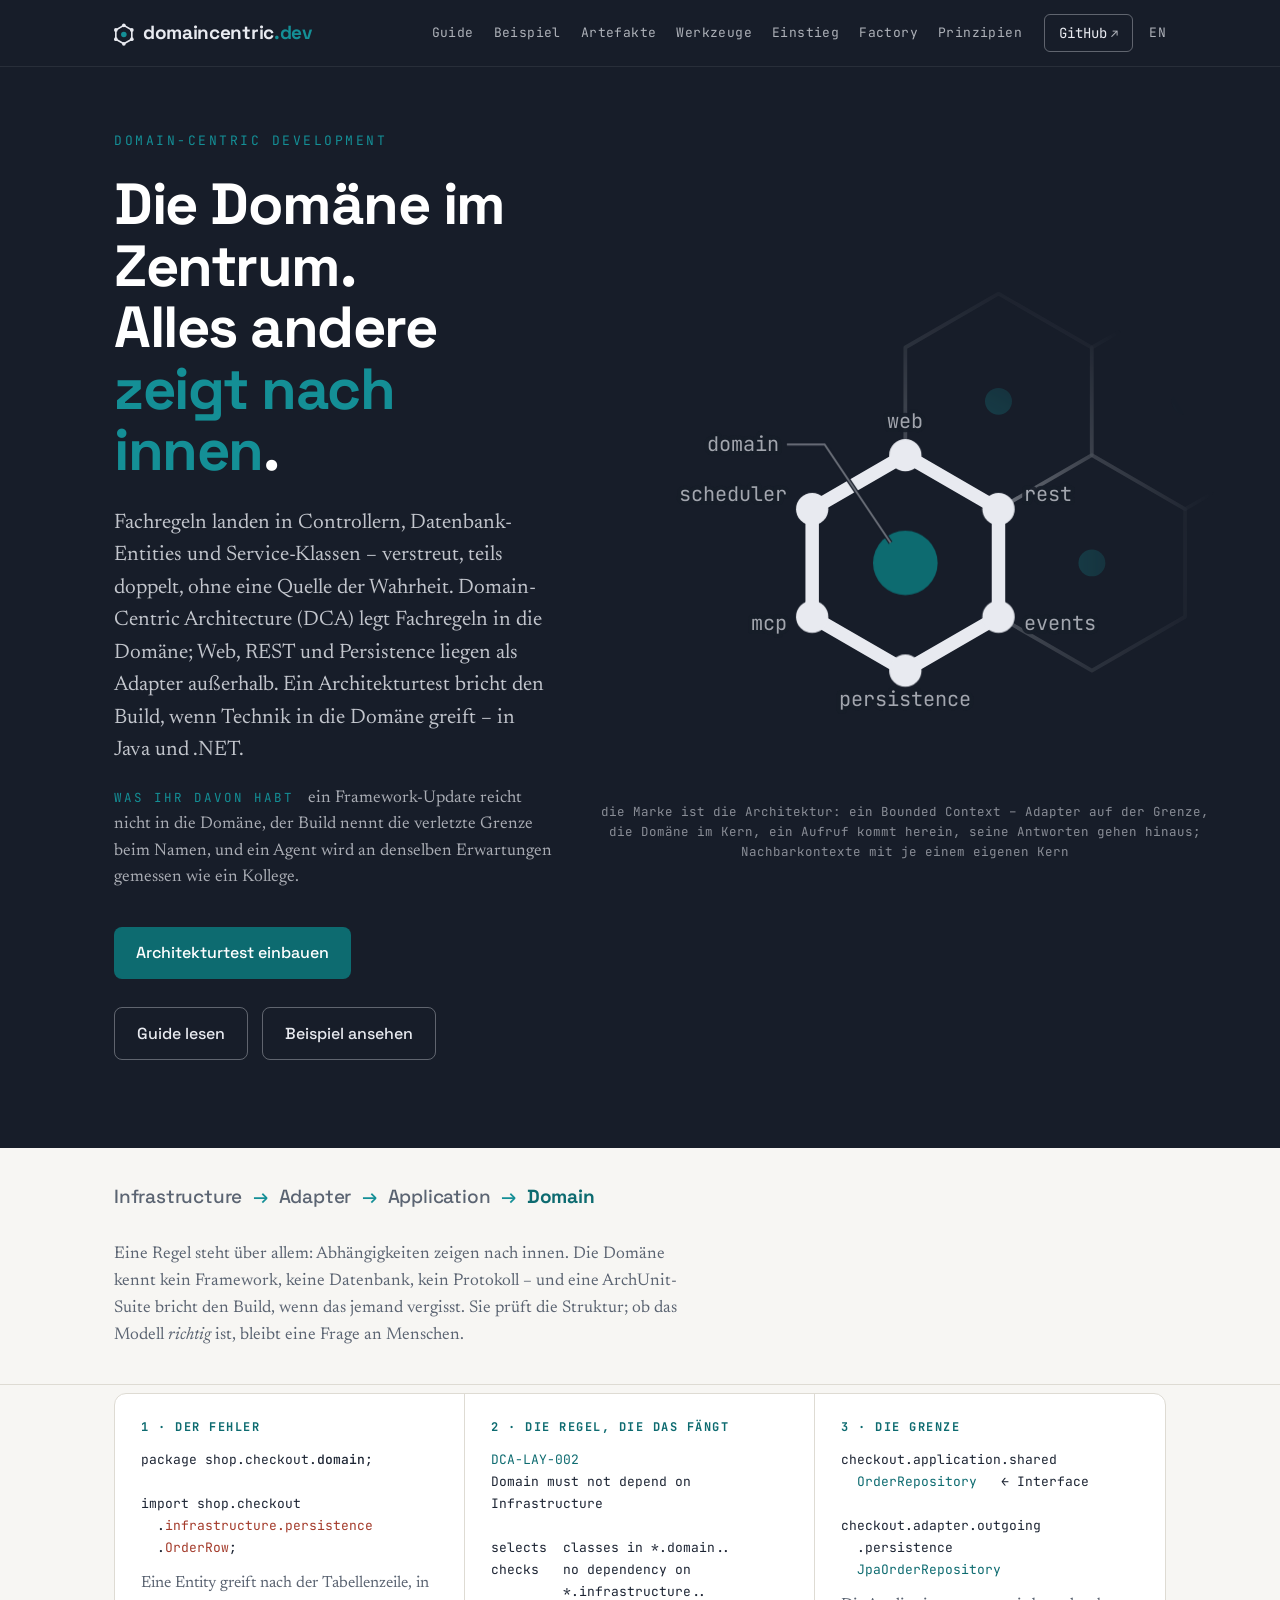
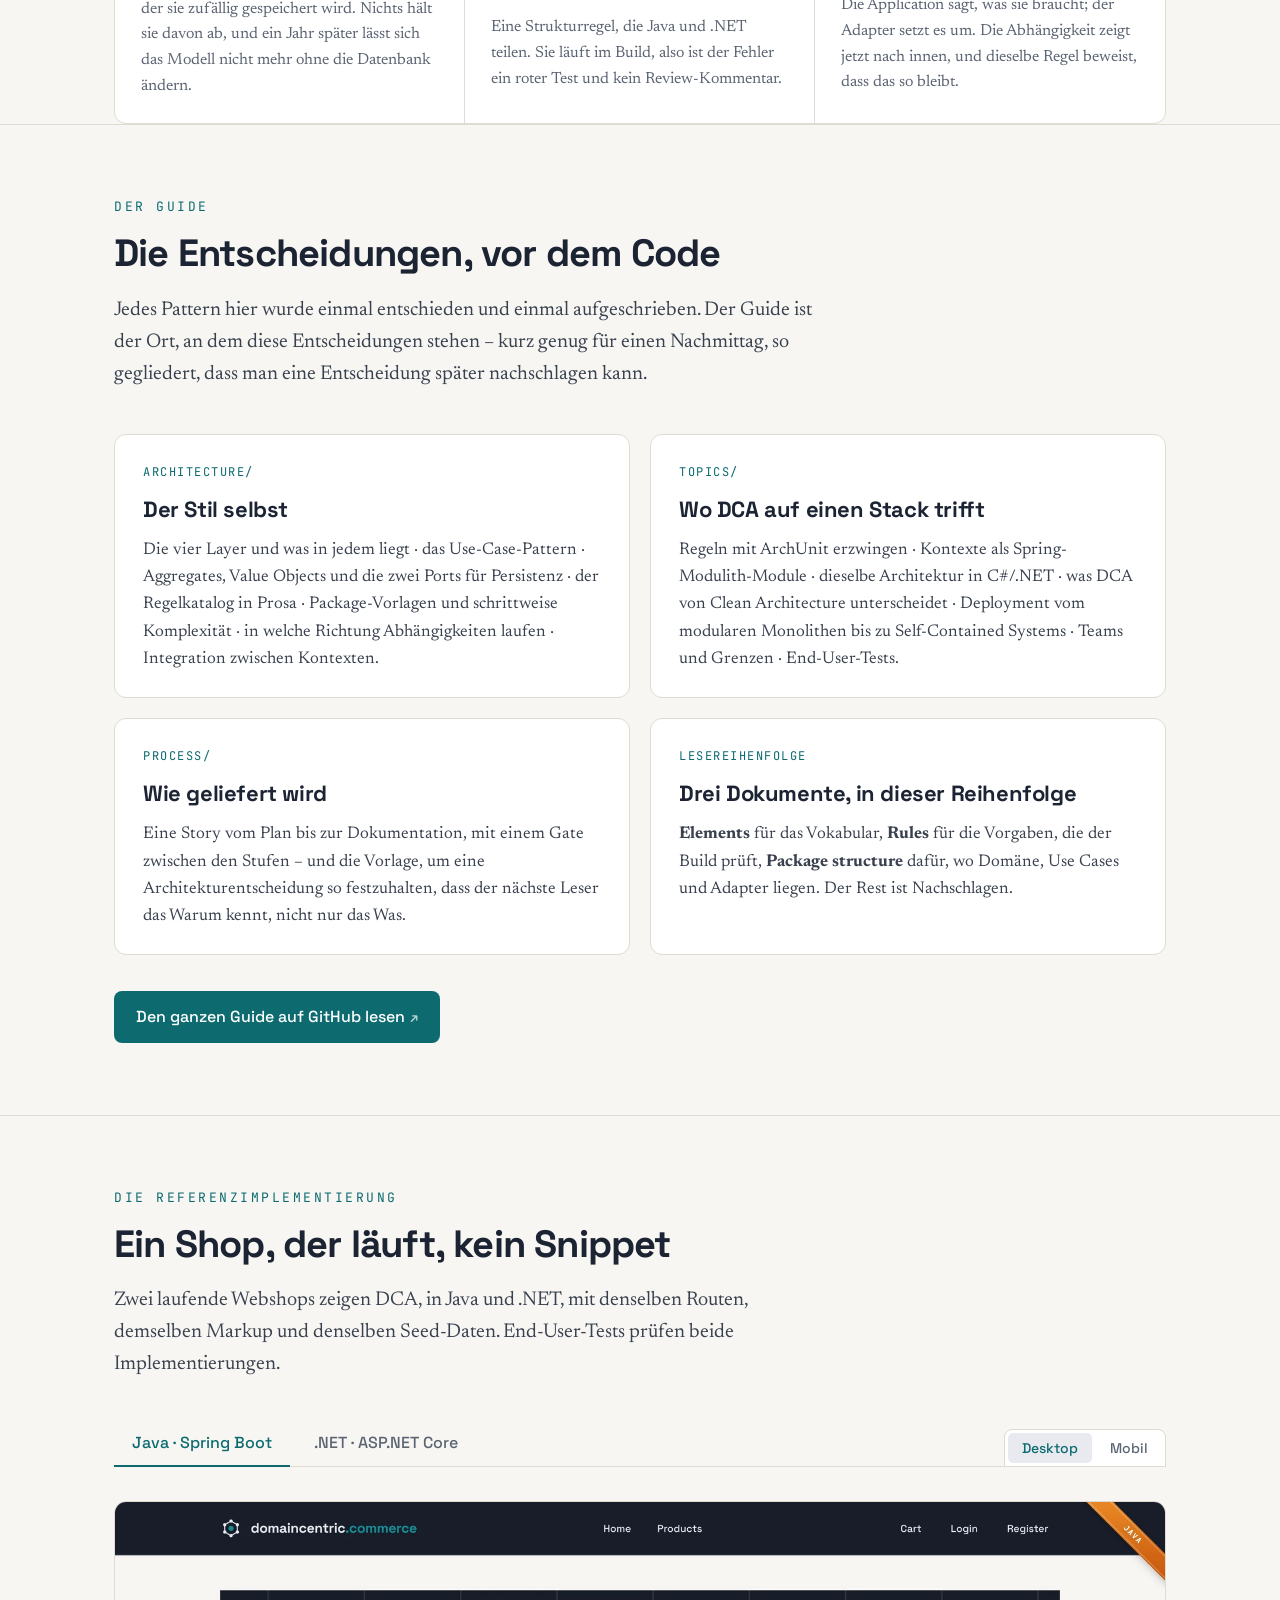
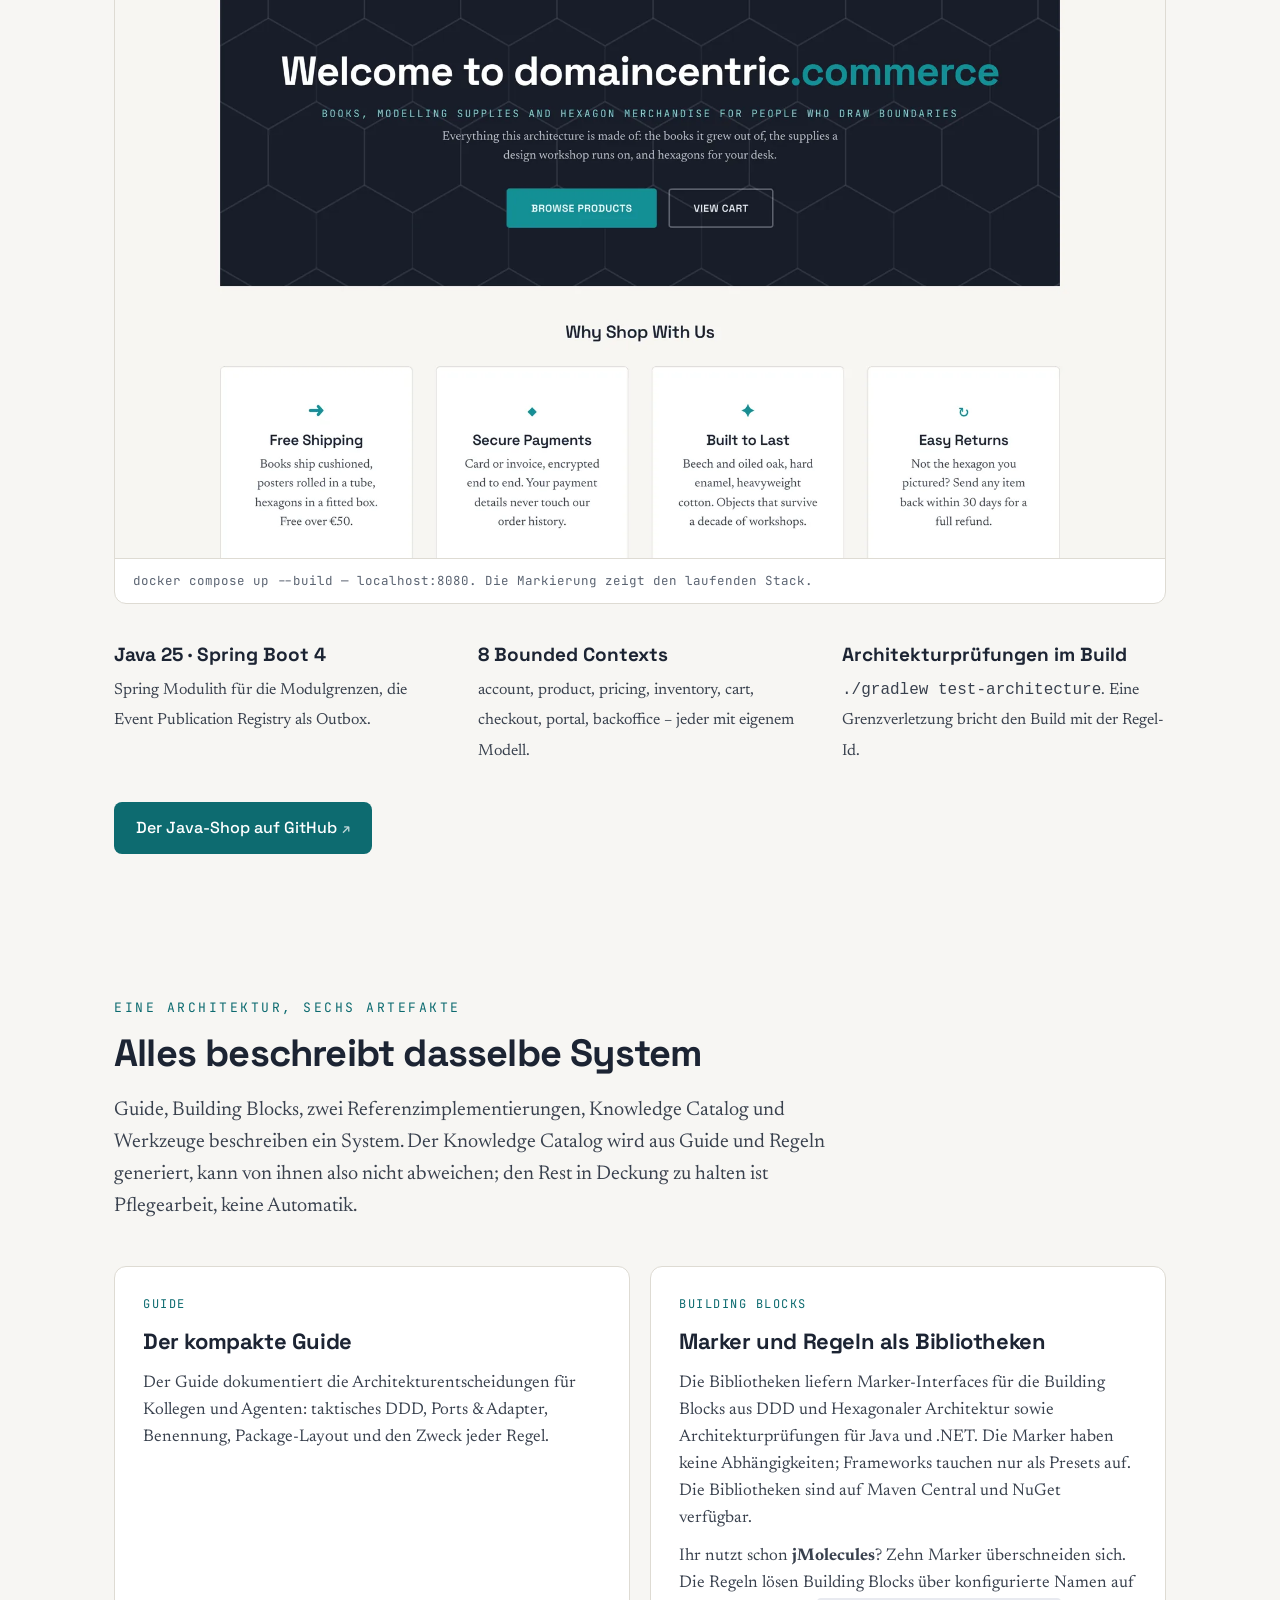
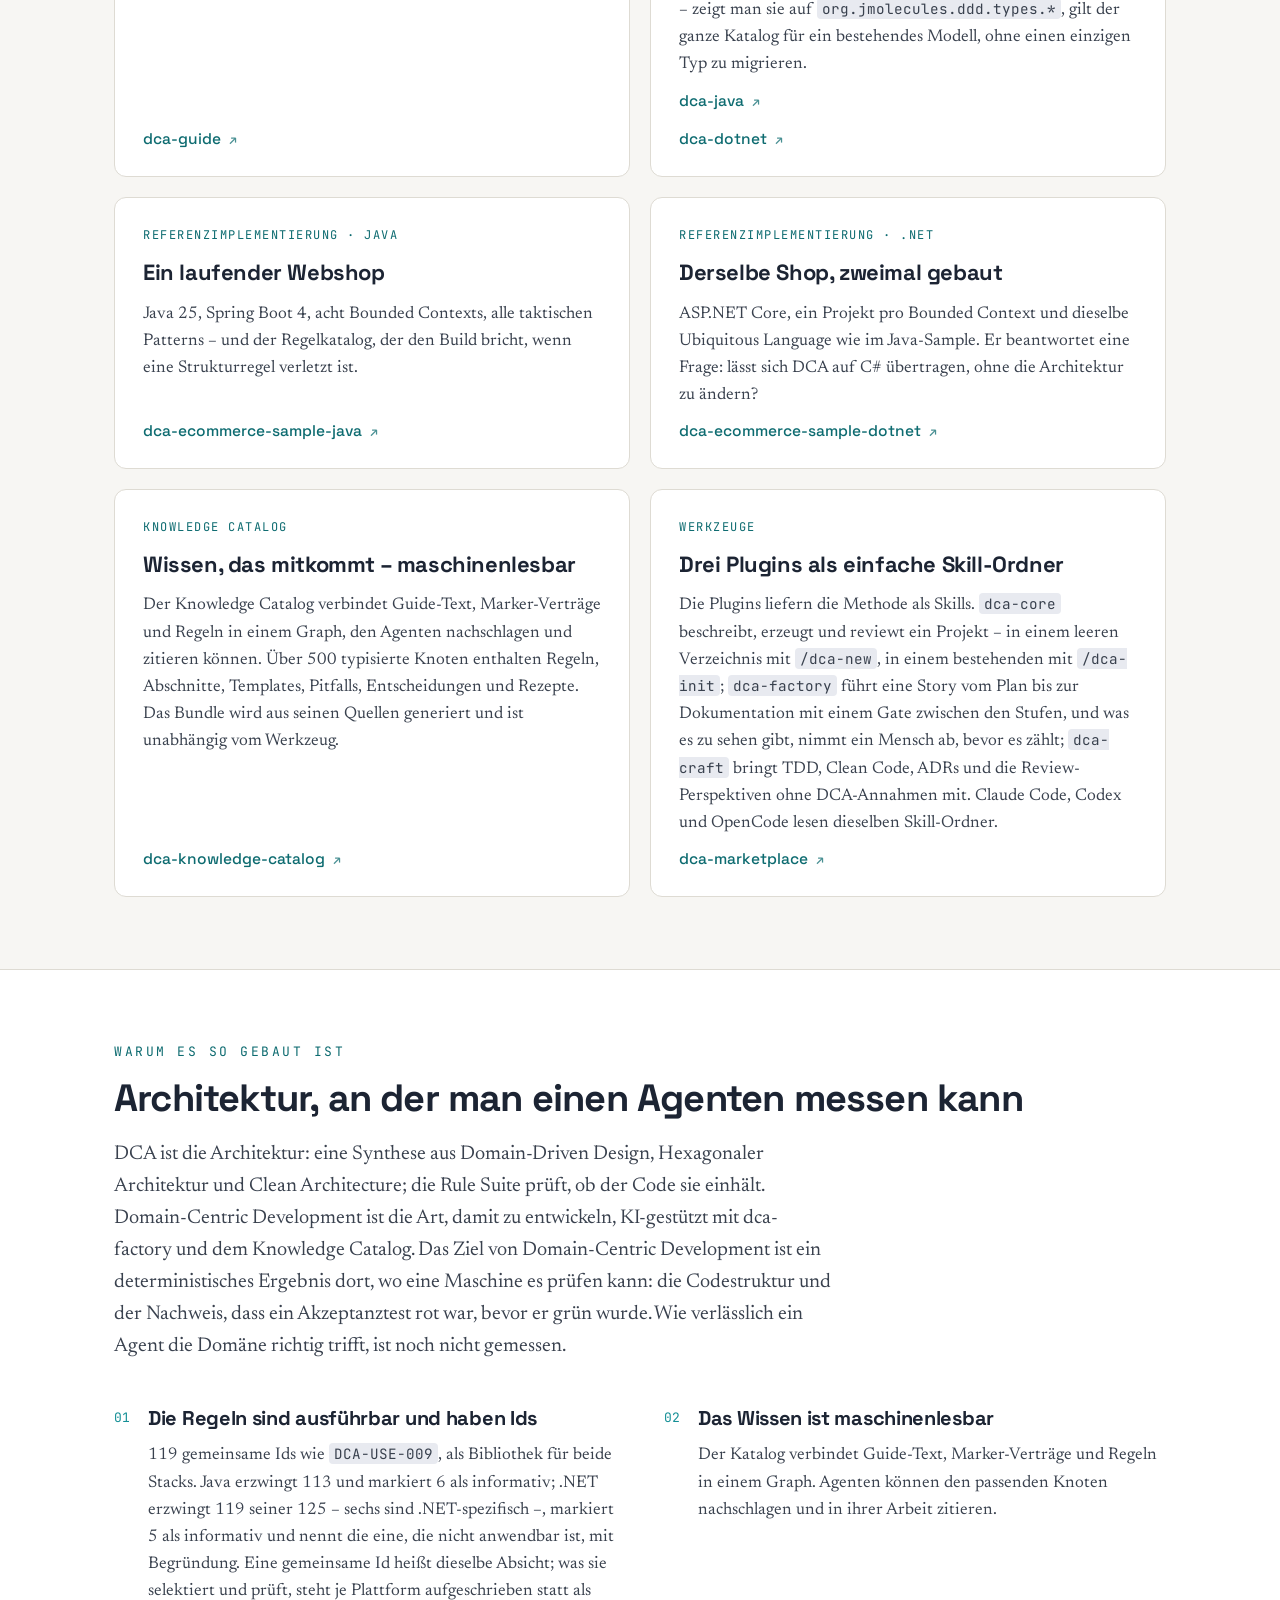
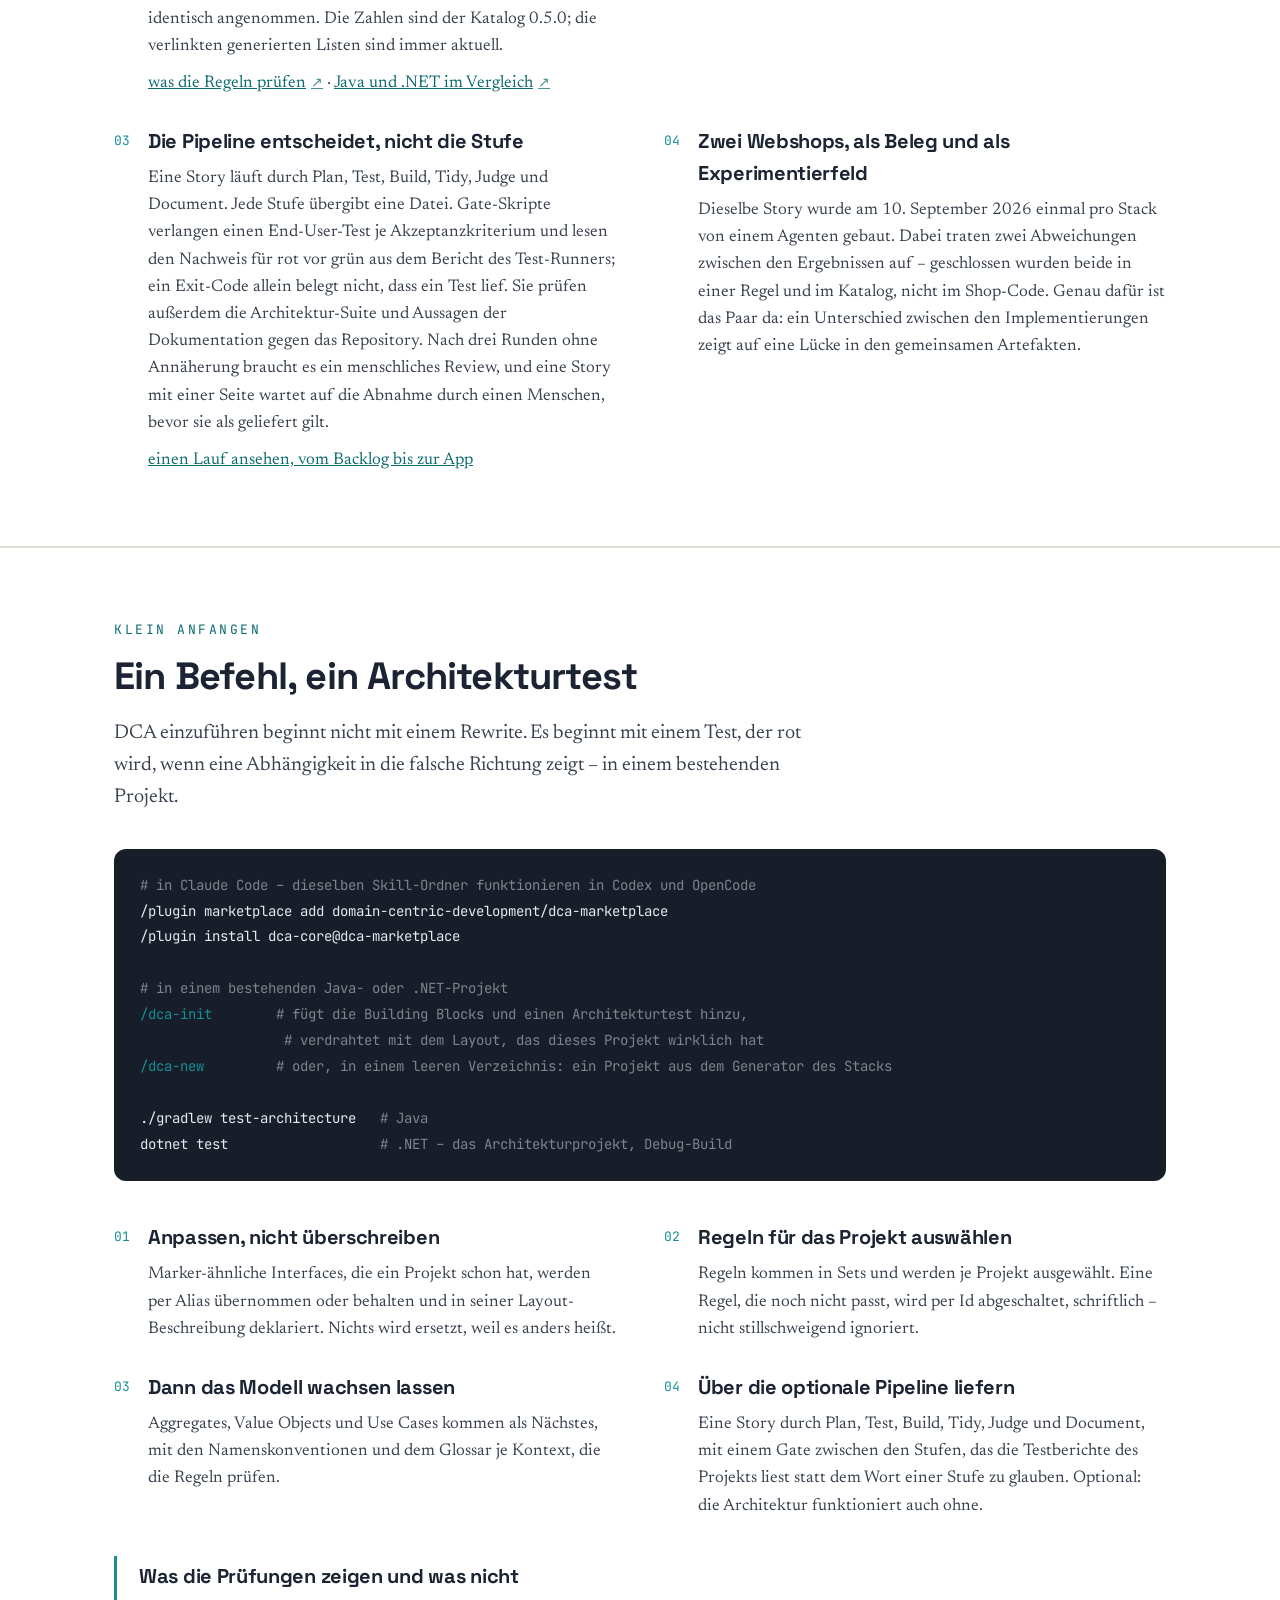
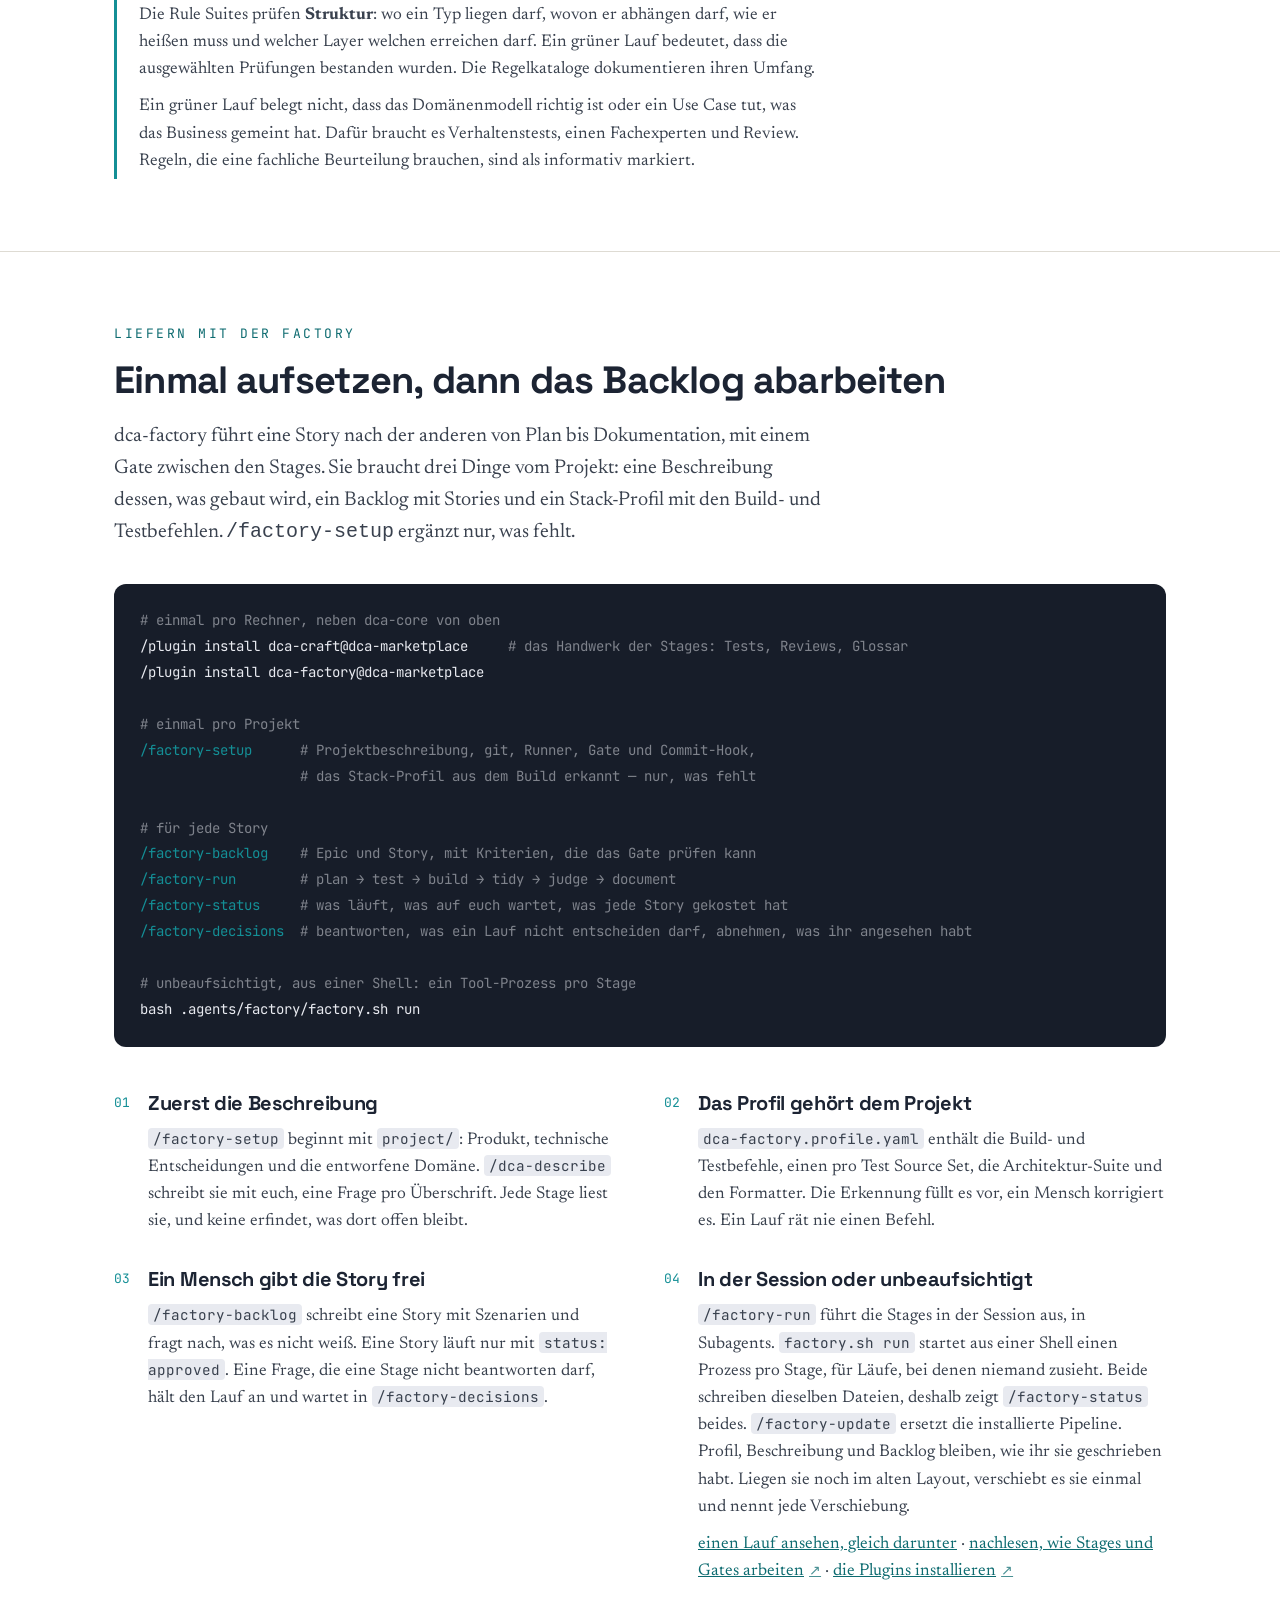
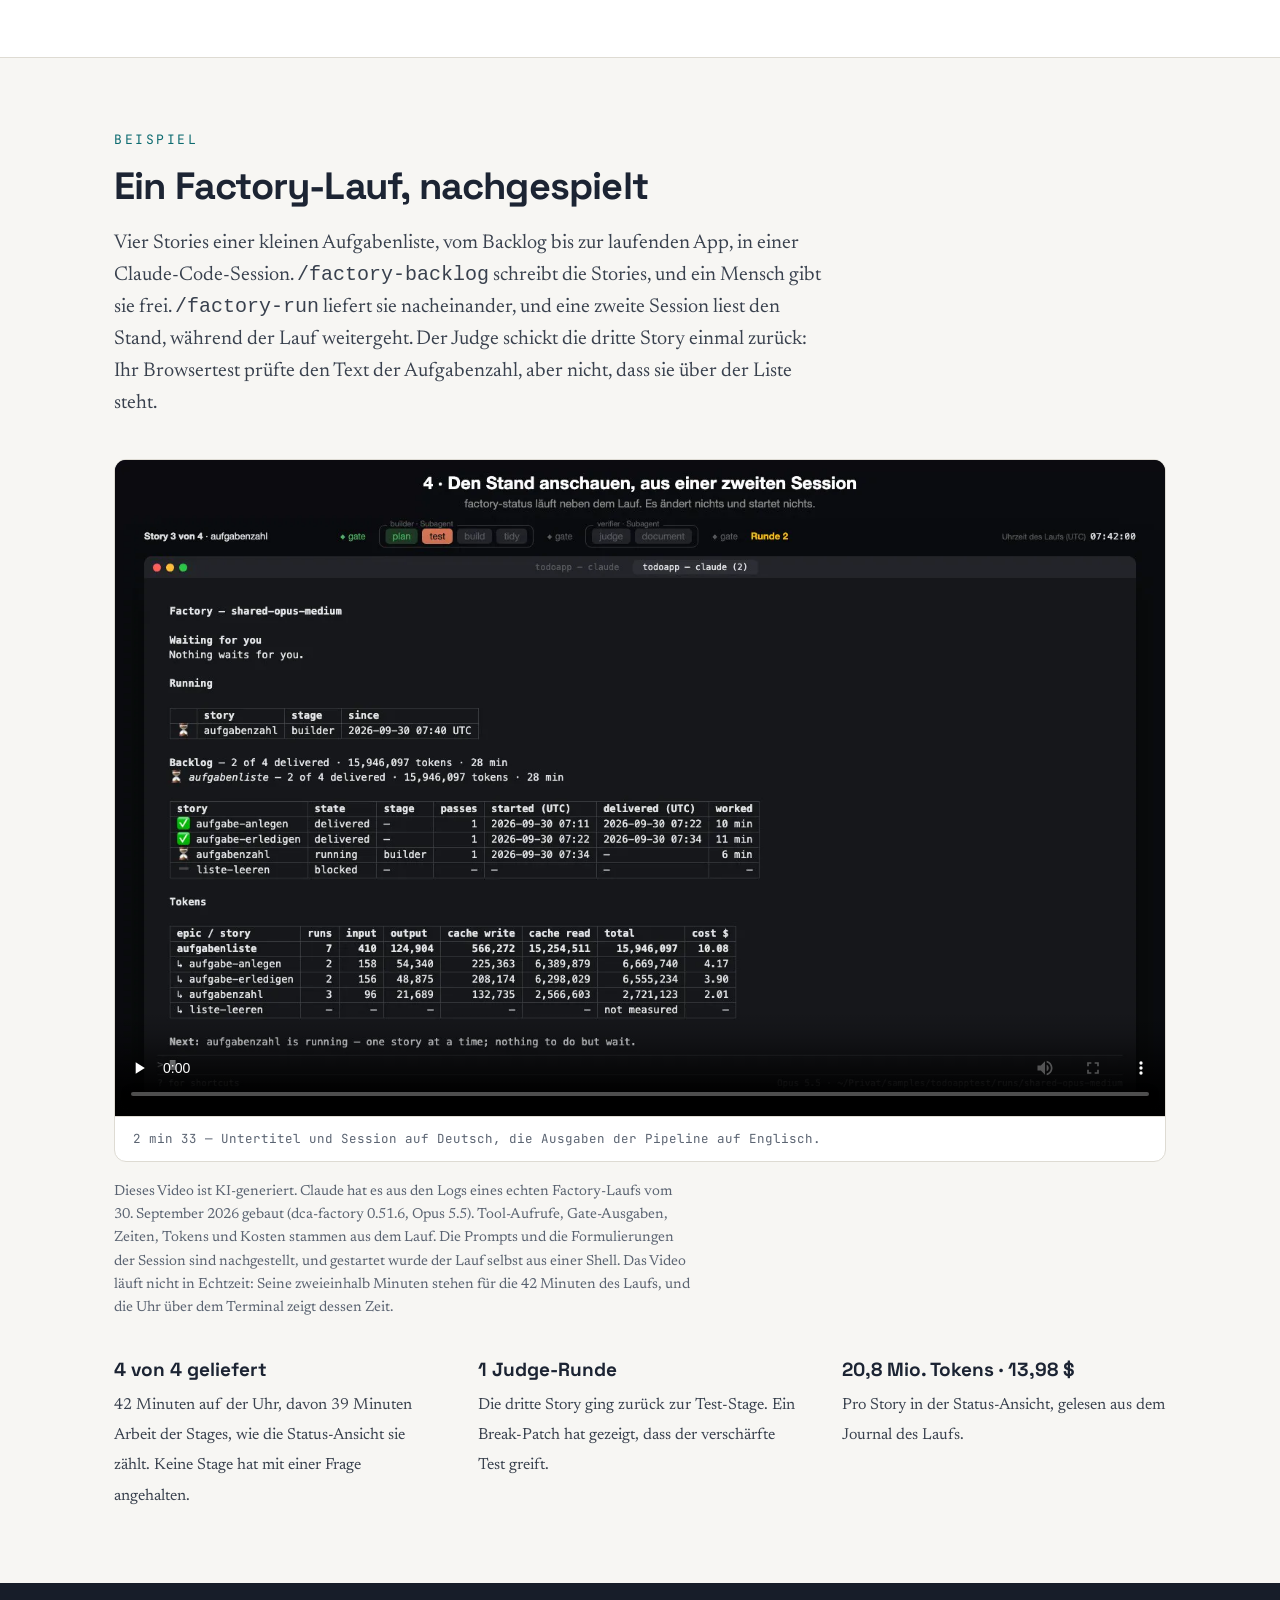
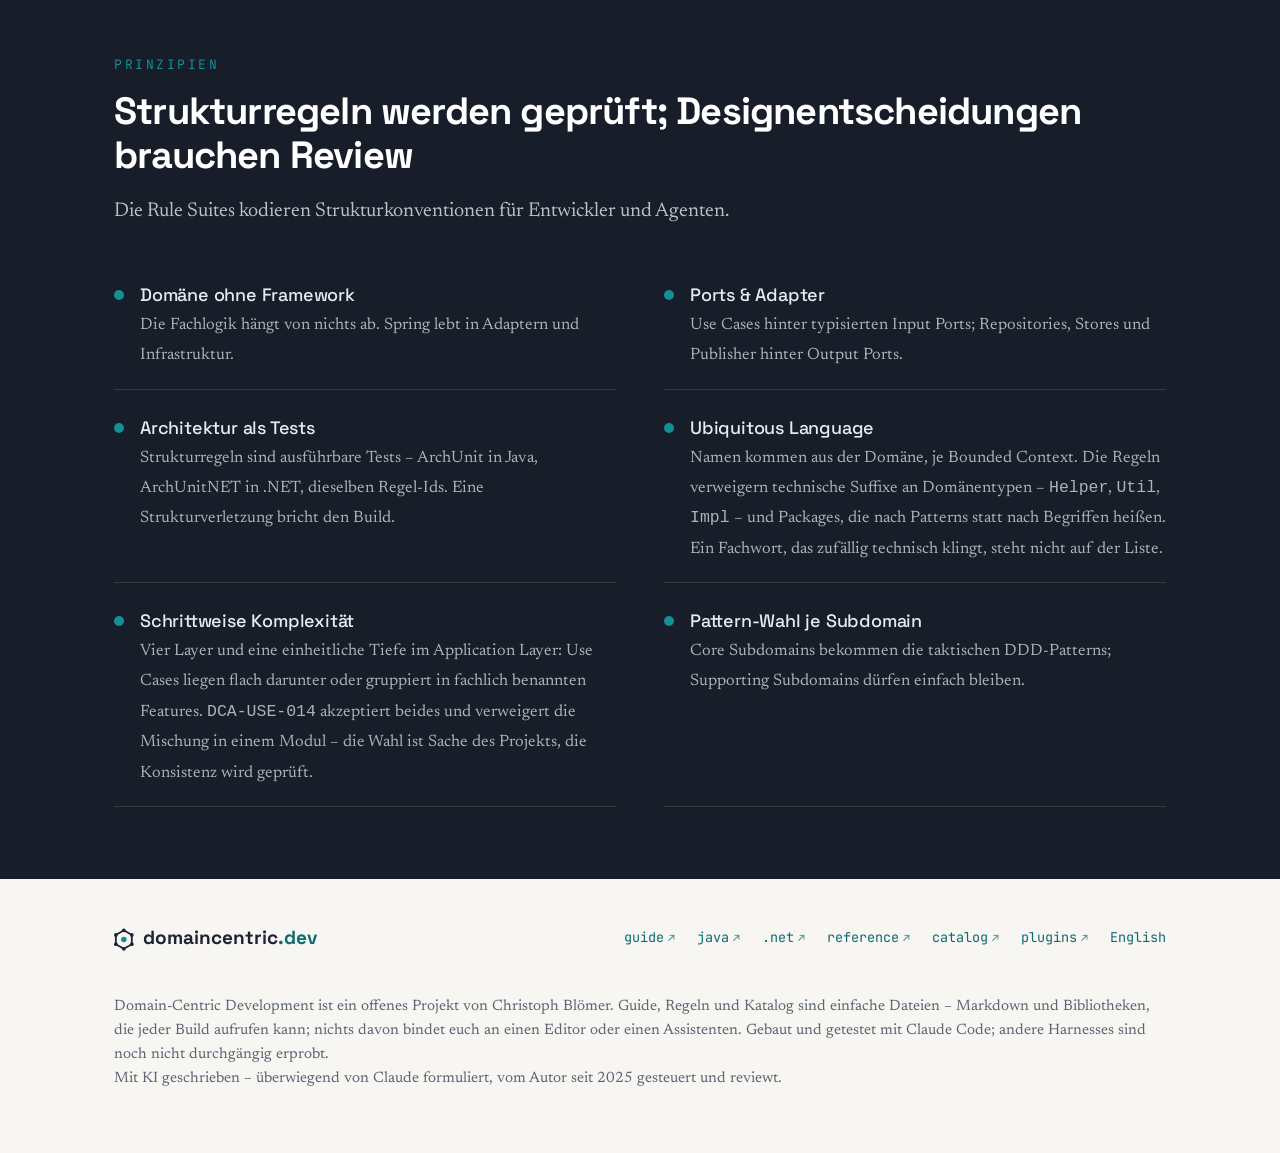
<file: preview/de/index.html>
<!doctype html>
<html lang="de">
<head>
<meta charset="utf-8">
<meta name="viewport" content="width=device-width, initial-scale=1">
<title>Domain-Centric Development</title>
<meta name="description" content="Domain-Centric Development: Fachlogik ohne Framework, Architekturregeln, die den Build brechen, und Werkzeuge für die Entwicklung mit KI – in Java und .NET.">
<link rel="icon" type="image/svg+xml" href="../favicon.svg">
<meta name="robots" content="noindex, nofollow">
<link rel="canonical" href="https://domaincentric.dev/de/">
<link rel="alternate" hreflang="en" href="https://domaincentric.dev/">
<link rel="alternate" hreflang="de" href="https://domaincentric.dev/de/">
<link rel="alternate" hreflang="x-default" href="https://domaincentric.dev/">
<meta property="og:type" content="website">
<meta property="og:site_name" content="Domain-Centric Development">
<meta property="og:url" content="https://domaincentric.dev/de/">
<meta property="og:title" content="Domain-Centric Development – die Domäne im Zentrum">
<meta property="og:description" content="Domain-Centric Development: Fachlogik ohne Framework, Architekturregeln, die den Build brechen, und Werkzeuge für die Entwicklung mit KI – in Java und .NET.">
<meta property="og:image" content="https://domaincentric.dev/assets/og-image.png">
<meta property="og:image:width" content="1200">
<meta property="og:image:height" content="630">
<meta property="og:image:alt" content="The Domain-Centric mark: one bounded context with adapters on its boundary and the domain at the core">
<meta name="twitter:card" content="summary_large_image">
<link rel="preconnect" href="https://fonts.googleapis.com">
<link rel="preconnect" href="https://fonts.gstatic.com" crossorigin>
<link rel="stylesheet" href="https://fonts.googleapis.com/css2?family=Space+Grotesk:wght@400;500;700&family=Newsreader:opsz,wght@6..72,400;6..72,500&family=JetBrains+Mono:wght@400;500&display=swap">
<style>
  :root {
    --ink: #1c2433;
    --deep: #171d29;
    --paper: #f7f6f3;
    --mist: #e8eaf0;
    --teal: #148f96;
    --teal-dark: #0d6b70;
    --muted: #5b6472;
    --line: #dedbd3;
    --display: 'Space Grotesk', 'Avenir Next', 'Trebuchet MS', sans-serif;
    --body: 'Newsreader', Georgia, 'Times New Roman', serif;
    --mono: 'JetBrains Mono', 'SF Mono', Menlo, monospace;
  }
  * { margin: 0; padding: 0; box-sizing: border-box; }
  html { scroll-behavior: smooth; }
  body { background: var(--paper); color: var(--ink); font-family: var(--body); font-size: 19px; line-height: 1.6; }
  a { color: var(--teal-dark); }
  a:hover { color: var(--teal); }
  a:focus-visible, button:focus-visible { outline: 3px solid var(--teal); outline-offset: 3px; border-radius: 2px; }
  .wrap { max-width: 1100px; margin: 0 auto; padding: 0 24px; }

  /* ---------- header ---------- */
  .hero { background: var(--deep); color: var(--mist); }
  .topbar { position: sticky; top: 0; z-index: 50; background: var(--deep); color: var(--mist); border-bottom: 1px solid rgba(232,234,240,0.08); }
  .nav { display: flex; align-items: center; justify-content: space-between; padding: 14px 0; }
  section[id], header[id] { scroll-margin-top: 72px; }
  .nav .brand { display: flex; align-items: center; gap: 1ex; font-family: var(--display); font-weight: 700; font-size: 19px; color: var(--mist); text-decoration: none; letter-spacing: -0.3px; }
  .nav .brand .tld { color: var(--teal); }
  .nav a.gh { font-family: var(--mono); font-size: 14px; color: var(--mist); text-decoration: none; border: 1px solid rgba(232,234,240,0.35); padding: 7px 14px; border-radius: 6px; }
  .nav a.lang { font-family: var(--mono); font-size: 13px; letter-spacing: 0.4px; color: rgba(232,234,240,0.72); text-decoration: none; margin-left: 16px; }
  .nav a.lang:hover { color: var(--teal); }
  .nav a.gh:hover { border-color: var(--teal); color: var(--teal); }
  .nav .sections { display: flex; gap: 20px; margin-left: auto; margin-right: 22px; }
  .nav .sections a { font-family: var(--mono); font-size: 13px; letter-spacing: 0.4px; color: rgba(232,234,240,0.72); text-decoration: none; }
  .nav .sections a:hover { color: var(--teal); }

  .hero-grid { display: grid; grid-template-columns: 5.2fr 6.8fr; gap: 40px; align-items: center; padding: 64px 0 88px; }
  .eyebrow { font-family: var(--mono); font-size: 13px; letter-spacing: 2.5px; text-transform: uppercase; color: var(--teal); margin-bottom: 22px; }
  h1 { font-family: var(--display); font-weight: 700; font-size: clamp(38px, 5vw, 58px); line-height: 1.06; letter-spacing: -1.5px; color: #ffffff; }
  h1 .accent { color: var(--teal); }
  .ai { color: var(--teal); position: relative; }
  .ai::after { content: ""; position: absolute; left: 0; right: 0; bottom: 0.08em; border-bottom: 0.06em solid currentColor; opacity: 0.55; }
  .hero p.lede { margin-top: 26px; font-size: 21px; line-height: 1.55; color: rgba(232,234,240,0.82); max-width: 34em; }
  .hero p.gain { margin-top: 18px; font-size: 17px; line-height: 1.55; color: rgba(232,234,240,0.7); max-width: 38em; }
  .hero p.gain span { font-family: var(--mono); font-size: 12.5px; letter-spacing: 2px; text-transform: uppercase; color: var(--teal); margin-right: 10px; }
  .cta-row { margin-top: 36px; display: flex; gap: 14px; flex-wrap: wrap; }
  /* in the hero the break is deliberate: the one action on its own line, the two places to read
     beneath it. An empty item that fills the row does the breaking; the buttons keep their own width. */
  .cta-break { flex-basis: 100%; height: 0; }
  .btn { font-family: var(--display); font-weight: 500; font-size: 16px; text-decoration: none; padding: 13px 22px; border-radius: 8px; display: inline-block; }
  .btn.primary { background: var(--teal-dark); color: #ffffff; }   /* 6.26:1 on white text */
  .btn.primary:hover { background: #0b5b60; color: #ffffff; }      /* 7.84:1 */
  .btn.ghost { color: var(--mist); border: 1px solid rgba(232,234,240,0.35); }
  .btn.ghost:hover { border-color: var(--teal); color: var(--teal); }
  /* Every link that leaves domaincentric.dev says so. An arrow costs one character and
     removes the surprise of landing in a markdown file with no way back. */
  a.ext::after { content: "\2197"; font-size: 0.85em; margin-left: 0.35em; vertical-align: baseline; opacity: 0.75; }

  /* ---------- teasers that stay on the page ---------- */
  .teaser { border-top: 1px solid var(--line); }
  .teaser .cta-row { margin-top: 36px; }
  .shot { margin-top: 40px; border: 1px solid var(--line); border-radius: 12px; overflow: hidden; background: #ffffff; }
  .shot img { display: block; width: 100%; height: auto; }
  .shot video { display: block; width: 100%; height: auto; background: #0b0c0f; }
  .ai-note { margin-top: 18px; font-size: 14.5px; color: var(--muted); max-width: 72ch; }
  .shot figcaption { font-family: var(--mono); font-size: 12.5px; color: var(--muted); padding: 12px 18px; border-top: 1px solid var(--line); }
  .facts { margin-top: 36px; display: grid; grid-template-columns: repeat(3, minmax(0, 1fr)); gap: 24px 40px; list-style: none; }
  .facts b { font-family: var(--display); font-size: 19px; display: block; margin-bottom: 4px; }
  /* two implementations, one at a time — the tabs carry what the ghost link could not */
  .tabs { margin-top: 40px; }
  /* the rule under the row belongs to the row, not to the tablist: the switch sits beside the tabs
     without being owned by them, which a tablist may not do */
  .tabrow { display: flex; flex-wrap: wrap; row-gap: 6px; align-items: flex-end; border-bottom: 1px solid var(--line); }
  .tablist { display: flex; gap: 6px; }
  .tablist button { font-family: var(--display); font-weight: 500; font-size: 16px; color: var(--muted);
    background: none; border: 0; border-bottom: 2px solid transparent; padding: 12px 18px; cursor: pointer; margin-bottom: -1px; }
  .tablist button:hover { color: var(--ink); }
  .tablist button[aria-selected="true"] { color: var(--teal-dark); border-bottom-color: var(--teal-dark); }
  .tablist button:focus-visible { outline: 2px solid var(--teal-dark); outline-offset: 2px; border-radius: 4px 4px 0 0; }
  .tabpanel { padding-top: 8px; }
  .tabpanel .shot { margin-top: 26px; }
  /* Desktop- und Handy-Aufnahme: der Breakpoint setzt den Startzustand, der Schalter überstimmt ihn */
  /* The switch belongs to the tab row: pushed to its right end, sitting on the rule the tabs sit on,
     its own border continuing that line. On a narrow screen the row wraps and it takes a line below,
     which is the same control either way. */
  .viewswitch { display: none; margin-left: auto; align-self: flex-end; margin-bottom: -1px;
    gap: 4px; padding: 3px; border: 1px solid var(--line); border-radius: 8px 8px 0 0; background: #ffffff; }
  .js .viewswitch { display: inline-flex; }
  /* The stack names alone carry the distinction once the row gets tight: spelling out the frameworks
     pushed each tab onto a line of its own and left the switch stranded on a third. Measured — with
     the long labels the row breaks at 580 px and is down to 14 px of air at 590, so the short ones
     start well above that rather than at the first width where it visibly fails. */
  @media (max-width: 660px) {
    .tab-sub { display: none; }
    .tablist button { padding: 12px 14px; }
    .viewswitch button { padding: 6px 11px; }
  }
  .viewswitch button { font-family: var(--display); font-size: 14px; font-weight: 500; color: var(--muted);
    background: none; border: 0; border-radius: 5px; padding: 6px 14px; cursor: pointer; }
  .viewswitch button:hover { color: var(--ink); }
  .viewswitch button[aria-pressed="true"] { background: var(--mist); color: var(--teal-dark); }
  .viewswitch button:focus-visible { outline: 2px solid var(--teal-dark); outline-offset: 2px; }
  .shot--phone { display: none; }
  .shot--phone img { max-width: 360px; margin: 0 auto; }
  @media (max-width: 700px) {
    .shot--desktop { display: none; }
    .shot--phone { display: block; }
  }
  /* die Wahl des Lesers schlägt den Breakpoint — höhere Spezifität, unabhängig von der Media Query */
  [data-view="desktop"] .shot--desktop { display: block; }
  [data-view="desktop"] .shot--phone { display: none; }
  [data-view="phone"] .shot--phone { display: block; }
  [data-view="phone"] .shot--desktop { display: none; }

  /* without JavaScript both panels stay readable, each behind its own heading */
  .tabpanel > h3 { font-family: var(--display); font-weight: 700; font-size: 20px; margin-top: 26px; }
  .js .tabpanel > h3 { position: absolute; width: 1px; height: 1px; overflow: hidden; clip: rect(0 0 0 0); white-space: nowrap; }

  .facts span { font-size: 16px; color: #39414e; }
  @media (max-width: 860px) { .facts { grid-template-columns: 1fr; } }


  /* the mark as a living context map */
  .figure { text-align: center; }
  .figure svg { width: min(100%, 700px); height: auto; overflow: visible; }
  /* the field may bleed past the text column — but only where there is room beside it,
     otherwise the overhang widens the page and the whole document scrolls sideways */
  @media (min-width: 1180px) {
    .figure { margin-right: calc(-1 * min(4vw, 70px)); }
  }
  .figure .caption { font-family: var(--mono); font-size: 12.5px; color: rgba(232,234,240,0.55); margin-top: -6px; }
  /* labels knock out the lines behind them, the way annotation does on a drawing */
  .node-label { paint-order: stroke; stroke: var(--deep); stroke-width: 3px; stroke-linejoin: round; }
  .node-label { font-family: var(--mono); font-size: 7.5px; fill: rgba(232,234,240,0.75); }
  .leader { fill: none; stroke: rgba(232,234,240,0.4); stroke-width: 0.7; }
  /* the leader lies over the boundary: a knock-out in the ground colour cuts the boundary where it crosses */
  .leader-knockout { fill: none; stroke: var(--deep); stroke-width: 1.6; }
  /* The drawing is annotated in order: the boundary stands, the ports appear clockwise from the
     top, each label follows its port, and last the leader draws itself from the core outwards
     and names it. Without motion everything stands at once. */
  @media (prefers-reduced-motion: no-preference) {
    .node, .node-label { opacity: 0; animation: appear 0.4s ease-out forwards; }
    .node:nth-of-type(1) { animation-delay: 0.30s; } .node-label:nth-of-type(1) { animation-delay: 0.42s; }
    .node:nth-of-type(2) { animation-delay: 0.44s; } .node-label:nth-of-type(2) { animation-delay: 0.56s; }
    .node:nth-of-type(3) { animation-delay: 0.58s; } .node-label:nth-of-type(3) { animation-delay: 0.70s; }
    .node:nth-of-type(4) { animation-delay: 0.72s; } .node-label:nth-of-type(4) { animation-delay: 0.84s; }
    .node:nth-of-type(5) { animation-delay: 0.86s; } .node-label:nth-of-type(5) { animation-delay: 0.98s; }
    .node:nth-of-type(6) { animation-delay: 1.00s; } .node-label:nth-of-type(6) { animation-delay: 1.12s; }
    .node-label { animation-name: appear-label; }
    .node-label.core-name { animation-delay: 2.85s; }
    .leader, .leader-knockout { stroke-dasharray: 60; stroke-dashoffset: 60; animation: draw 0.4s ease-out 2.4s forwards; }
    @keyframes appear { to { opacity: 1; } }
    @keyframes appear-label { to { opacity: 0.9; } }
    @keyframes draw { to { stroke-dashoffset: 0; } }
  }

  /* ---------- dependency rule strip ---------- */
  .rule { border-bottom: 1px solid var(--line); }
  .rule .wrap { display: flex; align-items: baseline; gap: 28px; padding: 34px 24px; flex-wrap: wrap; }
  .rule .chain { font-family: var(--display); font-weight: 500; font-size: 19px; letter-spacing: -0.2px; white-space: nowrap; }
  .rule .chain .arrow { color: var(--teal); padding: 0 6px; }
  .rule .chain .domain { color: var(--teal-dark); font-weight: 700; }
  .rule p { font-size: 17px; color: var(--muted); max-width: 34em; }

  /* the one concrete thing, before any more explanation */
  .example .wrap { display: grid; grid-template-columns: repeat(3, minmax(0, 1fr)); gap: 0; border: 1px solid var(--line); border-radius: 12px; overflow: hidden; background: #ffffff; margin-top: 8px; padding: 0; }
  .example .step { padding: 24px 26px; border-right: 1px solid var(--line); }
  .example .step:last-child { border-right: 0; }
  .example .step > b { font-family: var(--mono); font-size: 12px; letter-spacing: 1.5px; text-transform: uppercase; color: var(--teal-dark); display: block; margin-bottom: 12px; }
  .example pre b { font-weight: 500; }
  .example pre { font-family: var(--mono); font-size: 13px; line-height: 1.7; white-space: pre-wrap; overflow-wrap: anywhere; color: var(--ink); }
  .example .bad { color: #a33a2a; }
  .example .good { color: var(--teal-dark); }
  .example p { font-size: 16px; color: var(--muted); margin-top: 12px; }
  .example .outer { padding: 0 24px; max-width: 1100px; margin: 0 auto; }

  /* ---------- sections ---------- */
  section { padding: 72px 0; }
  .kicker { font-family: var(--mono); font-size: 13px; letter-spacing: 2.5px; text-transform: uppercase; color: var(--teal-dark); margin-bottom: 14px; }
  h2 { font-family: var(--display); font-weight: 700; font-size: clamp(28px, 3.4vw, 38px); letter-spacing: -0.8px; line-height: 1.15; margin-bottom: 18px; }
  .section-lede { font-size: 20px; max-width: 36em; color: #39414e; }

  /* artifact cards */
  .cards { margin-top: 44px; display: grid; grid-template-columns: repeat(2, minmax(0, 1fr)); gap: 20px; }
  .card { background: #ffffff; border: 1px solid var(--line); border-radius: 12px; padding: 28px 28px 24px; display: flex; flex-direction: column; gap: 10px; }
  .card .tag { font-family: var(--mono); font-size: 12px; letter-spacing: 1.5px; text-transform: uppercase; color: var(--teal-dark); flex-grow: 0; }
  .card h3 { font-family: var(--display); font-weight: 700; font-size: 22px; letter-spacing: -0.4px; }
  .card p { font-size: 17px; color: #39414e; flex-grow: 1; }
  .card a.more { font-family: var(--display); font-size: 15.5px; font-weight: 500; text-decoration: none; }
  .card a.more::after { content: " \2192"; }
  /* the outgoing arrow wins over the card's own: a link that leaves the site says so everywhere */
  .card a.more.ext::after { content: " \2197"; }
  .card a.more + a.more { margin-top: 4px; }
  .card code { font-family: var(--mono); font-size: 0.84em; background: var(--mist); padding: 1px 5px; border-radius: 4px; overflow-wrap: anywhere; }
  .card a.more, .card p { overflow-wrap: anywhere; }
  .card .soon { font-family: var(--display); font-size: 15.5px; font-weight: 500; color: var(--muted); }

  /* why AI */
  .with-ai { background: #ffffff; border-top: 1px solid var(--line); border-bottom: 1px solid var(--line); }
  .with-ai .section-lede em { font-style: italic; color: var(--teal-dark); }
  .steps { margin-top: 40px; list-style: none; display: grid; grid-template-columns: repeat(2, minmax(0, 1fr)); gap: 28px 48px; counter-reset: step; }
  .steps li { display: flex; gap: 18px; }
  .step-no { font-family: var(--mono); font-size: 13px; color: var(--teal); padding-top: 6px; }
  .steps h3 { font-family: var(--display); font-weight: 700; font-size: 20px; letter-spacing: -0.3px; margin-bottom: 8px; }
  .steps p { font-size: 17px; color: #39414e; }
  .steps code { font-family: var(--mono); font-size: 0.84em; background: var(--mist); padding: 1px 5px; border-radius: 4px; }

  /* principles */
  .principles { background: var(--deep); color: var(--mist); }
  .principles .kicker { color: var(--teal); }
  .principles h2 { color: #ffffff; }
  .plist { margin-top: 36px; display: grid; grid-template-columns: repeat(2, minmax(0, 1fr)); gap: 6px 48px; list-style: none; }
  .plist li { display: flex; gap: 16px; padding: 18px 0; border-bottom: 1px solid rgba(232,234,240,0.14); }
  .plist .dot { flex-shrink: 0; width: 10px; height: 10px; border-radius: 50%; background: var(--teal); margin-top: 9px; }
  .plist b { font-family: var(--display); font-weight: 500; display: block; font-size: 18px; letter-spacing: -0.2px; }
  .plist span { font-size: 16.5px; color: rgba(232,234,240,0.72); }

  /* start small: the command plate and the evidence limits */
  .start { background: #ffffff; border-top: 1px solid var(--line); }
  .plate { margin-top: 36px; background: var(--deep); color: var(--mist); border-radius: 12px; padding: 24px 26px; overflow-x: auto; }
  .plate pre { font-family: var(--mono); font-size: 14px; line-height: 1.85; white-space: pre; }
  .plate .c { color: rgba(232,234,240,0.5); }
  .plate .t { color: var(--teal); }
  .limits { margin-top: 36px; border-left: 3px solid var(--teal); padding: 4px 0 4px 22px; }
  .limits h3 { font-family: var(--display); font-weight: 700; font-size: 20px; letter-spacing: -0.3px; margin-bottom: 10px; }
  .limits p { font-size: 17px; color: #39414e; max-width: 40em; }
  .limits p + p { margin-top: 10px; }


  /* footer */
  footer { padding: 44px 0 56px; }
  footer .wrap { display: flex; justify-content: space-between; gap: 24px; flex-wrap: wrap; align-items: center; }
  /* the lockup: the mark's node distance and the gap are both one x-height of the wordmark.
     The drawing fills the viewBox, so 1ex of gap is 1ex of visible air; the small shift centres
     the mark on a wordmark that is all lowercase and has no descenders. */
  .nav .brand svg, footer .fbrand svg { width: 2.132ex; height: 2.402ex; overflow: visible; transform: translateY(0.16ex); }
  footer .fbrand { display: flex; align-items: center; gap: 1ex; font-family: var(--display); font-weight: 700; }
  footer .fbrand .tld { color: var(--teal-dark); }
  footer nav { display: flex; gap: 22px; flex-wrap: wrap; }
  footer nav a { font-family: var(--mono); font-size: 13.5px; text-decoration: none; }
  footer .note { width: 100%; margin-top: 18px; font-size: 15px; color: var(--muted); }

  @media (max-width: 960px) { .nav .sections { display: none; } .nav a.gh { margin-left: auto; } }
  @media (max-width: 380px) { .nav .brand { font-size: 15px; } .nav a.gh { font-size: 12.5px; padding: 6px 9px; margin-left: 12px; } .nav a.lang { margin-left: 10px; } }
  @media (max-width: 860px) {
    .rule .chain { white-space: normal; font-size: 17px; }
    .hero-grid { grid-template-columns: 1fr; padding: 24px 0 64px; gap: 12px; }
    /* on a phone the drawing sits between the claim and the text: eyebrow, headline, mark, then the lede */
    .hero-grid > div:first-child { display: contents; }
    .hero .eyebrow { order: 1; } .hero h1 { order: 2; }
    .figure { order: 3; margin: 0 0 -36px; }
    .hero p.lede { order: 4; } .hero p.gain { order: 5; } .hero .cta-row { order: 6; }
    .figure svg { width: min(72vw, 300px); }
    .figure .caption { display: none; }
    .example .wrap { grid-template-columns: 1fr; }
    .example .step { border-right: 0; border-bottom: 1px solid var(--line); }
    .example .step:last-child { border-bottom: 0; }
    .cards, .plist, .steps { grid-template-columns: 1fr; }
    section { padding: 56px 0; }
  }
</style>
</head>
<body>

<div class="topbar">
  <div class="wrap">
    <nav class="nav" aria-label="Hauptnavigation">
      <a class="brand" href="./">
        <svg viewBox="17.4 12 85.2 96" fill="none" aria-hidden="true">
          <polygon points="60,20 94.6,40 94.6,80 60,100 25.4,80 25.4,40" stroke="#e8eaf0" stroke-width="7" stroke-linejoin="round"/>
          <circle cx="60" cy="20" r="8" fill="#e8eaf0"/><circle cx="94.6" cy="40" r="8" fill="#e8eaf0"/>
          <circle cx="94.6" cy="80" r="8" fill="#e8eaf0"/><circle cx="60" cy="100" r="8" fill="#e8eaf0"/>
          <circle cx="25.4" cy="80" r="8" fill="#e8eaf0"/><circle cx="25.4" cy="40" r="8" fill="#e8eaf0"/>
          <circle cx="60" cy="60" r="12" fill="#148f96"/>
        </svg>
        <span class="wordmark">domaincentric<span class="tld">.dev</span></span>
      </a>
      <span class="sections">
        <a href="#guide">Guide</a>
        <a href="#sample">Beispiel</a>
        <a href="#artifacts">Artefakte</a>
        <a href="#with-ai">Werkzeuge</a>
        <a href="#start">Einstieg</a>
        <a href="#factory">Factory</a>
        <a href="#principles">Prinzipien</a>
      </span>
      <a class="gh ext" href="https://github.com/domain-centric-development" rel="noopener">GitHub</a>
      <a class="lang" href="../" hreflang="en" lang="en" title="This page in English">EN</a>
    </nav>
  </div>
</div>

<header class="hero">
  <div class="wrap">

    <div class="hero-grid">
      <div>
        <p class="eyebrow">Domain-Centric Development</p>
        <h1>Die Domäne im Zentrum.<br>Alles andere <span class="accent">zeigt nach innen</span>.</h1>
        <p class="lede">Fachregeln landen in Controllern, Datenbank-Entities und Service-Klassen –
        verstreut, teils doppelt, ohne eine Quelle der Wahrheit. Domain-Centric Architecture (DCA) legt Fachregeln in die Domäne; Web,
        REST und Persistence liegen als Adapter außerhalb. Ein Architekturtest bricht den Build,
        wenn Technik in die Domäne greift – in Java und .NET.</p>
        <p class="gain"><span>Was ihr davon habt</span> ein Framework-Update reicht nicht in die Domäne,
        der Build nennt die verletzte Grenze beim Namen, und ein Agent wird an denselben Erwartungen
        gemessen wie ein Kollege.</p>
        <div class="cta-row">
          <a class="btn primary" href="#start">Architekturtest einbauen</a>
          <span class="cta-break" aria-hidden="true"></span>
          <a class="btn ghost" href="#guide">Guide lesen</a>
          <a class="btn ghost" href="#sample">Beispiel ansehen</a>
        </div>
      </div>

      <div class="figure">
        <svg class="anim" viewBox="-56 -26.5 232 173" role="img" aria-label="Die Marke als ein Bounded Context gelesen: Adapter und Ports auf der Hexagon-Grenze, das Domänenmodell im Kern, jede Abhängigkeit zeigt nach innen – Nachbarkontexte blenden nach rechts oben aus, jeder mit einem eigenen Kern">
          <defs>
            <radialGradient id="fade" gradientUnits="userSpaceOnUse" cx="60" cy="60" r="118">
              <stop offset="0.28" stop-color="#ffffff" stop-opacity="1"/>
              <stop offset="0.66" stop-color="#ffffff" stop-opacity="0.4"/>
              <stop offset="1" stop-color="#ffffff" stop-opacity="0"/>
            </radialGradient>
            <mask id="neighbours-fade"><rect x="-60" y="-100" width="330" height="280" fill="url(#fade)"/></mask>
          </defs>
          <g mask="url(#neighbours-fade)">
            <polygon points="94.6,-40 129.2,-20 129.2,20 94.6,40 60,20 60,-20" stroke="#e8eaf0" stroke-opacity="0.26" stroke-width="1.4" stroke-linejoin="round" fill="none"/>
            <circle cx="94.6" cy="0" r="5" fill="#148f96" fill-opacity="0.45"/>
            <polygon points="129.3,20 163.9,40 163.9,80 129.3,100 94.7,80 94.7,40" stroke="#e8eaf0" stroke-opacity="0.26" stroke-width="1.4" stroke-linejoin="round" fill="none"/>
            <circle cx="129.3" cy="60" r="5" fill="#148f96" fill-opacity="0.45"/>
            <polygon points="163.9,-40 198.5,-20 198.5,20 163.9,40 129.3,20 129.3,-20" stroke="#e8eaf0" stroke-opacity="0.26" stroke-width="1.4" stroke-linejoin="round" fill="none"/>
            <circle cx="163.9" cy="0" r="5" fill="#148f96" fill-opacity="0.45"/>
          </g>
          <polygon class="boundary" points="60,20 94.6,40 94.6,80 60,100 25.4,80 25.4,40" stroke="#e8eaf0" stroke-width="5" stroke-linejoin="round" fill="none"/>
          <circle class="node" cx="60" cy="20" r="6" fill="#e8eaf0"/>
          <circle class="node" cx="94.6" cy="40" r="6" fill="#e8eaf0"/>
          <circle class="node" cx="94.6" cy="80" r="6" fill="#e8eaf0"/>
          <circle class="node" cx="60" cy="100" r="6" fill="#e8eaf0"/>
          <circle class="node" cx="25.4" cy="80" r="6" fill="#e8eaf0"/>
          <circle class="node" cx="25.4" cy="40" r="6" fill="#e8eaf0"/>
          <circle class="core" cx="60" cy="60" r="12" fill="#148f96"/>
          <text class="node-label" x="60" y="10" text-anchor="middle">web</text>
          <text class="node-label" x="104" y="37" text-anchor="start">rest</text>
          <text class="node-label" x="104" y="85" text-anchor="start">events</text>
          <text class="node-label" x="60" y="113" text-anchor="middle">persistence</text>
          <text class="node-label" x="16" y="85" text-anchor="end">mcp</text>
          <text class="node-label" x="16" y="37" text-anchor="end">scheduler</text>
          <!-- the core is named the way a drawing annotates: a fine leader line, the word set beside it -->
          <polyline class="leader-knockout" points="54.5,52.5 30,16 16,16"/>
          <polyline class="leader" points="54.5,52.5 30,16 16,16"/>
          <text class="node-label core-name" x="13" y="18.4" text-anchor="end">domain</text>
        </svg>
        <p class="caption">die Marke ist die Architektur: ein Bounded Context – Adapter auf der Grenze, die Domäne im Kern, ein Aufruf kommt herein, seine Antworten gehen hinaus; Nachbarkontexte mit je einem eigenen Kern</p>
      </div>
    </div>
  </div>
</header>

<div class="rule">
  <div class="wrap">
    <p class="chain">Infrastructure <span class="arrow">&rarr;</span> Adapter <span class="arrow">&rarr;</span> Application <span class="arrow">&rarr;</span> <span class="domain">Domain</span></p>
    <p>Eine Regel steht über allem: Abhängigkeiten zeigen nach innen. Die Domäne kennt kein Framework,
    keine Datenbank, kein Protokoll – und eine ArchUnit-Suite bricht den Build, wenn das jemand vergisst.
    Sie prüft die Struktur; ob das Modell <em>richtig</em> ist, bleibt eine Frage an Menschen.</p>
  </div>
</div>

<div class="example">
  <div class="outer">
    <div class="wrap">
      <div class="step">
        <b>1 · der Fehler</b>
<pre>package shop.checkout.<b>domain</b>;

import shop.checkout
  .<span class="bad">infrastructure.persistence</span>
  .<span class="bad">OrderRow</span>;</pre>
        <p>Eine Entity greift nach der Tabellenzeile, in der sie zufällig gespeichert wird. Nichts hält
        sie davon ab, und ein Jahr später lässt sich das Modell nicht mehr ohne die Datenbank ändern.</p>
      </div>
      <div class="step">
        <b>2 · die Regel, die das fängt</b>
<pre><span class="good">DCA-LAY-002</span>
Domain must not depend on
Infrastructure

selects  classes in *.domain..
checks   no dependency on
         *.infrastructure..</pre>
        <p>Eine Strukturregel, die Java und .NET teilen. Sie läuft im Build, also ist der Fehler
        ein roter Test und kein Review-Kommentar.</p>
      </div>
      <div class="step">
        <b>3 · die Grenze</b>
<pre>checkout.application.shared
  <span class="good">OrderRepository</span>   ← Interface

checkout.adapter.outgoing
  .persistence
  <span class="good">JpaOrderRepository</span></pre>
        <p>Die Application sagt, was sie braucht; der Adapter setzt es um. Die Abhängigkeit zeigt jetzt
        nach innen, und dieselbe Regel beweist, dass das so bleibt.</p>
      </div>
    </div>
  </div>
</div>

<section id="guide" class="teaser">
  <div class="wrap">
    <p class="kicker">Der Guide</p>
    <h2>Die Entscheidungen, vor dem Code</h2>
    <p class="section-lede">Jedes Pattern hier wurde einmal entschieden und einmal aufgeschrieben. Der
    Guide ist der Ort, an dem diese Entscheidungen stehen – kurz genug für einen Nachmittag, so
    gegliedert, dass man eine Entscheidung später nachschlagen kann.</p>

    <div class="cards">
      <article class="card">
        <p class="tag">architecture/</p>
        <h3>Der Stil selbst</h3>
        <p>Die vier Layer und was in jedem liegt · das Use-Case-Pattern · Aggregates, Value Objects und
        die zwei Ports für Persistenz · der Regelkatalog in Prosa · Package-Vorlagen und schrittweise
        Komplexität · in welche Richtung Abhängigkeiten laufen · Integration zwischen Kontexten.</p>
      </article>
      <article class="card">
        <p class="tag">topics/</p>
        <h3>Wo DCA auf einen Stack trifft</h3>
        <p>Regeln mit ArchUnit erzwingen · Kontexte als Spring-Modulith-Module · dieselbe Architektur in
        C#/.NET · was DCA von Clean Architecture unterscheidet · Deployment vom modularen Monolithen bis
        zu Self-Contained Systems · Teams und Grenzen · End-User-Tests.</p>
      </article>
      <article class="card">
        <p class="tag">process/</p>
        <h3>Wie geliefert wird</h3>
        <p>Eine Story vom Plan bis zur Dokumentation, mit einem Gate zwischen den Stufen – und die Vorlage,
        um eine Architekturentscheidung so festzuhalten, dass der nächste Leser das Warum kennt, nicht nur
        das Was.</p>
      </article>
      <article class="card">
        <p class="tag">Lesereihenfolge</p>
        <h3>Drei Dokumente, in dieser Reihenfolge</h3>
        <p><b>Elements</b> für das Vokabular, <b>Rules</b> für die Vorgaben, die der Build prüft,
        <b>Package structure</b> dafür, wo Domäne, Use Cases und Adapter liegen. Der Rest
        ist Nachschlagen.</p>
      </article>
    </div>

    <div class="cta-row">
      <a class="btn primary ext" href="https://github.com/domain-centric-development/dca-guide" rel="noopener">Den ganzen Guide auf GitHub lesen</a>
    </div>
  </div>
</section>

<section id="sample" class="teaser">
  <div class="wrap">
    <p class="kicker">Die Referenzimplementierung</p>
    <h2>Ein Shop, der läuft, kein Snippet</h2>
    <p class="section-lede">Zwei laufende Webshops zeigen DCA, in Java und .NET, mit denselben Routen,
    demselben Markup und denselben Seed-Daten. End-User-Tests prüfen beide Implementierungen.</p>

    <div class="tabs">
      <div class="tabrow">
        <div class="tablist" role="tablist" aria-label="Referenzimplementierungen">
          <button type="button" role="tab" id="tab-java" aria-controls="panel-java" aria-selected="true">Java<span class="tab-sub"> · Spring Boot</span></button>
          <button type="button" role="tab" id="tab-dotnet" aria-controls="panel-dotnet" aria-selected="false">.NET<span class="tab-sub"> · ASP.NET Core</span></button>
        </div>
        <div class="viewswitch" role="group" aria-label="Screenshot-Größe">
          <button type="button" data-view="desktop" aria-pressed="true">Desktop</button>
          <button type="button" data-view="phone" aria-pressed="false">Mobil</button>
        </div>
      </div>

      <div class="tabpanel" id="panel-java" role="tabpanel" aria-labelledby="tab-java" tabindex="0">
        <h3>Java · Spring Boot</h3>
        <figure class="shot shot--desktop">
          <img src="../assets/shop-java.webp" width="1800" height="1125"
               alt="Der Java-Shop im Desktop-Browser: die Startseite von domaincentric.commerce mit Hero und einer orangen JAVA-Markierung in der Ecke">
          <figcaption>docker compose up --build &mdash; localhost:8080. Die Markierung zeigt den laufenden Stack.</figcaption>
        </figure>
        <figure class="shot shot--phone">
          <img src="../assets/shop-java-mobile.webp" width="589" height="1200" loading="lazy"
               alt="Derselbe Java-Shop auf dem Smartphone: das Logo in einer eigenen Zeile, alle Links darunter, die orange JAVA-Marke oben rechts">
          <figcaption>Dieselbe Seite bei 393&nbsp;px &mdash; Links unter dem Logo, die Stack-Marke in der Ecke.</figcaption>
        </figure>
        <ul class="facts">
          <li><b>Java 25 · Spring Boot 4</b><span>Spring Modulith für die Modulgrenzen, die Event Publication
          Registry als Outbox.</span></li>
          <li><b>8 Bounded Contexts</b><span>account, product, pricing, inventory, cart, checkout, portal,
          backoffice – jeder mit eigenem Modell.</span></li>
          <li><b>Architekturprüfungen im Build</b><span><code>./gradlew test-architecture</code>. Eine Grenzverletzung bricht den Build mit der Regel-Id.</span></li>
        </ul>
        <div class="cta-row">
          <a class="btn primary ext" href="https://github.com/domain-centric-development/dca-ecommerce-sample-java" rel="noopener">Der Java-Shop auf GitHub</a>
        </div>
      </div>

      <div class="tabpanel" id="panel-dotnet" role="tabpanel" aria-labelledby="tab-dotnet" tabindex="0">
        <h3>.NET · ASP.NET Core</h3>
        <figure class="shot shot--desktop">
          <img src="../assets/shop-dotnet.webp" width="1800" height="1125" loading="lazy"
               alt="Der .NET-Shop im Desktop-Browser: die Startseite von domaincentric.commerce mit Hero und einer violetten .NET-Markierung in der Ecke">
          <figcaption>docker compose up --build &mdash; localhost:5080. Dieselbe Seite, bis in die Formulierung.</figcaption>
        </figure>
        <figure class="shot shot--phone">
          <img src="../assets/shop-dotnet-mobile.webp" width="589" height="1200" loading="lazy"
               alt="Derselbe .NET-Shop auf dem Smartphone: das Logo in einer eigenen Zeile, alle Links darunter, die violette .NET-Marke oben rechts">
          <figcaption>Dieselbe Seite bei 393&nbsp;px &mdash; Links unter dem Logo, die Stack-Marke in der Ecke.</figcaption>
        </figure>
        <ul class="facts">
          <li><b>ASP.NET Core</b><span>ein Projekt pro Bounded Context; die Grenzen trägt das Solution-Layout
          statt eines Modulsystems.</span></li>
          <li><b>Derselbe Shop</b><span>dieselben Routen, dasselbe Markup; zwei gespiegelte End-User-Suiten
          über dieselben 22 Szenarien, eine pro Shop.</span></li>
          <li><b>Dieselben Regel-Ids</b><span><code>dotnet test</code>, auf ArchUnitNET. Ein Befund heißt in
          beiden Stacks dasselbe, dazu sechs <code>DCA-NET</code>-Regeln, die es nur hier gibt.</span></li>
        </ul>
        <div class="cta-row">
          <a class="btn primary ext" href="https://github.com/domain-centric-development/dca-ecommerce-sample-dotnet" rel="noopener">Der .NET-Shop auf GitHub</a>
        </div>
      </div>
    </div>
  </div>
</section>

<section id="artifacts">
  <div class="wrap">
    <p class="kicker">Eine Architektur, sechs Artefakte</p>
    <h2>Alles beschreibt dasselbe System</h2>
    <p class="section-lede">Guide, Building Blocks, zwei Referenzimplementierungen, Knowledge Catalog und
    Werkzeuge beschreiben ein System. Der Knowledge Catalog wird aus Guide und Regeln generiert, kann von
    ihnen also nicht abweichen; den Rest in Deckung zu halten ist Pflegearbeit, keine Automatik.</p>

    <div class="cards">
      <article class="card">
        <p class="tag">Guide</p>
        <h3>Der kompakte Guide</h3>
        <p>Der Guide dokumentiert die Architekturentscheidungen für Kollegen und Agenten: taktisches
        DDD, Ports &amp; Adapter, Benennung, Package-Layout und den Zweck jeder Regel.</p>
        <a class="more ext" href="https://github.com/domain-centric-development/dca-guide" rel="noopener">dca-guide</a>
      </article>
      <article class="card">
        <p class="tag">Building Blocks</p>
        <h3>Marker und Regeln als Bibliotheken</h3>
        <p>Die Bibliotheken liefern Marker-Interfaces für die Building Blocks aus DDD und Hexagonaler
        Architektur sowie Architekturprüfungen für Java und .NET. Die Marker haben keine
        Abhängigkeiten; Frameworks tauchen nur als Presets auf. Die Bibliotheken sind auf
        Maven Central und NuGet verfügbar.</p>
        <p>Ihr nutzt schon <b>jMolecules</b>? Zehn Marker überschneiden sich. Die Regeln lösen
        Building Blocks über konfigurierte Namen auf – zeigt man sie auf
        <code>org.jmolecules.ddd.types.*</code>, gilt der ganze Katalog für ein bestehendes Modell,
        ohne einen einzigen Typ zu migrieren.</p>
        <a class="more ext" href="https://github.com/domain-centric-development/dca-java" rel="noopener">dca-java</a>
        <a class="more ext" href="https://github.com/domain-centric-development/dca-dotnet" rel="noopener">dca-dotnet</a>
      </article>
      <article class="card">
        <p class="tag">Referenzimplementierung · Java</p>
        <h3>Ein laufender Webshop</h3>
        <p>Java 25, Spring Boot 4, acht Bounded Contexts, alle taktischen Patterns – und der Regelkatalog,
        der den Build bricht, wenn eine Strukturregel verletzt ist.</p>
        <a class="more ext" href="https://github.com/domain-centric-development/dca-ecommerce-sample-java" rel="noopener">dca-ecommerce-sample-java</a>
      </article>
      <article class="card">
        <p class="tag">Referenzimplementierung · .NET</p>
        <h3>Derselbe Shop, zweimal gebaut</h3>
        <p>ASP.NET Core, ein Projekt pro Bounded Context und dieselbe Ubiquitous Language wie
        im Java-Sample. Er beantwortet eine Frage: lässt sich DCA auf C# übertragen, ohne die
        Architektur zu ändern?</p>
        <a class="more ext" href="https://github.com/domain-centric-development/dca-ecommerce-sample-dotnet" rel="noopener">dca-ecommerce-sample-dotnet</a>
      </article>
      <article class="card">
        <p class="tag">Knowledge Catalog</p>
        <h3>Wissen, das mitkommt – maschinenlesbar</h3>
        <p>Der Knowledge Catalog verbindet Guide-Text, Marker-Verträge und Regeln in einem Graph, den Agenten nachschlagen und zitieren können. Über 500 typisierte Knoten enthalten
        Regeln, Abschnitte, Templates, Pitfalls, Entscheidungen und Rezepte. Das Bundle wird aus
        seinen Quellen generiert und ist unabhängig vom Werkzeug.</p>
        <a class="more ext" href="https://github.com/domain-centric-development/dca-knowledge-catalog" rel="noopener">dca-knowledge-catalog</a>
      </article>
      <article class="card">
        <p class="tag">Werkzeuge</p>
        <h3>Drei Plugins als einfache Skill-Ordner</h3>
        <p>Die Plugins liefern die Methode als Skills. <code>dca-core</code> beschreibt, erzeugt und
        reviewt ein Projekt – in einem leeren Verzeichnis mit <code>/dca-new</code>, in einem
        bestehenden mit <code>/dca-init</code>; <code>dca-factory</code> führt eine Story vom Plan bis zur
        Dokumentation mit einem Gate zwischen den Stufen, und was es zu sehen gibt, nimmt ein Mensch ab,
        bevor es zählt; <code>dca-craft</code> bringt TDD, Clean Code, ADRs und die Review-Perspektiven
        ohne DCA-Annahmen mit. Claude Code, Codex und OpenCode lesen dieselben Skill-Ordner.</p>
        <a class="more ext" href="https://github.com/domain-centric-development/dca-marketplace" rel="noopener">dca-marketplace</a>
      </article>
    </div>
  </div>
</section>

<section id="with-ai" class="with-ai">
  <div class="wrap">
    <p class="kicker">Warum es so gebaut ist</p>
    <h2>Architektur, an der man einen Agenten messen kann</h2>
    <p class="section-lede">DCA ist die Architektur: eine Synthese aus Domain-Driven Design, Hexagonaler Architektur
    und Clean Architecture; die Rule Suite prüft, ob der Code sie einhält. Domain-Centric Development
    ist die Art, damit zu entwickeln, KI-gestützt mit dca-factory und dem Knowledge Catalog.
    Das Ziel von Domain-Centric Development ist ein
    deterministisches Ergebnis dort, wo eine Maschine es prüfen kann: die Codestruktur und der
    Nachweis, dass ein Akzeptanztest rot war, bevor er grün wurde. Wie verlässlich ein Agent die
    Domäne richtig trifft, ist noch nicht gemessen.</p>

    <ol class="steps">
      <li>
        <span class="step-no">01</span>
        <div>
          <h3>Die Regeln sind ausführbar und haben Ids</h3>
          <p>119 gemeinsame Ids wie <code>DCA-USE-009</code>, als Bibliothek für beide Stacks. Java erzwingt
          113 und markiert 6 als informativ; .NET erzwingt 119 seiner 125 – sechs sind .NET-spezifisch –,
          markiert 5 als informativ und nennt die eine, die nicht anwendbar ist, mit Begründung. Eine
          gemeinsame Id heißt dieselbe Absicht; was sie selektiert und prüft, steht je Plattform
          aufgeschrieben statt als identisch angenommen. Die Zahlen sind der Katalog 0.5.0; die verlinkten
          generierten Listen sind immer aktuell.</p>
          <p style="margin-top:10px"><a class="ext" href="https://github.com/domain-centric-development/dca-java/blob/main/RULES.md" rel="noopener">was die Regeln prüfen</a> · <a class="ext" href="https://github.com/domain-centric-development/dca-dotnet/blob/main/RULES.md" rel="noopener">Java und .NET im Vergleich</a></p>
        </div>
      </li>
      <li>
        <span class="step-no">02</span>
        <div>
          <h3>Das Wissen ist maschinenlesbar</h3>
          <p>Der Katalog verbindet Guide-Text, Marker-Verträge und Regeln in einem Graph.
          Agenten können den passenden Knoten nachschlagen und in ihrer Arbeit zitieren.</p>
        </div>
      </li>
      <li>
        <span class="step-no">03</span>
        <div>
          <h3>Die Pipeline entscheidet, nicht die Stufe</h3>
          <p>Eine Story läuft durch Plan, Test, Build, Tidy, Judge und Document. Jede Stufe
          übergibt eine Datei. Gate-Skripte verlangen einen End-User-Test je Akzeptanzkriterium und
          lesen den Nachweis für rot vor grün aus dem Bericht des Test-Runners; ein Exit-Code allein
          belegt nicht, dass ein Test lief. Sie prüfen außerdem die Architektur-Suite und Aussagen
          der Dokumentation gegen das Repository. Nach drei Runden ohne Annäherung braucht es
          ein menschliches Review, und eine Story mit einer Seite wartet auf die Abnahme durch einen
          Menschen, bevor sie als geliefert gilt.</p>
          <p style="margin-top:10px"><a href="#factory-run">einen Lauf ansehen, vom Backlog bis zur App</a></p>
        </div>
      </li>
      <li>
        <span class="step-no">04</span>
        <div>
          <h3>Zwei Webshops, als Beleg und als Experimentierfeld</h3>
          <p>Dieselbe Story wurde am 10. September 2026 einmal pro Stack von einem Agenten gebaut. Dabei
          traten zwei Abweichungen zwischen den Ergebnissen auf – geschlossen wurden beide in einer Regel und
          im Katalog, nicht im Shop-Code. Genau dafür ist das Paar da: ein Unterschied zwischen den
          Implementierungen zeigt auf eine Lücke in den gemeinsamen Artefakten.</p>
        </div>
      </li>
    </ol>
  </div>
</section>

<section id="start" class="start">
  <div class="wrap">
    <p class="kicker">Klein anfangen</p>
    <h2>Ein Befehl, ein Architekturtest</h2>
    <p class="section-lede">DCA einzuführen beginnt nicht mit einem Rewrite. Es beginnt mit einem Test,
    der rot wird, wenn eine Abhängigkeit in die falsche Richtung zeigt – in einem bestehenden Projekt.</p>

    <div class="plate">
<pre><span class="c"># in Claude Code – dieselben Skill-Ordner funktionieren in Codex und OpenCode</span>
/plugin marketplace add domain-centric-development/dca-marketplace
/plugin install dca-core@dca-marketplace

<span class="c"># in einem bestehenden Java- oder .NET-Projekt</span>
<span class="t">/dca-init</span>        <span class="c"># fügt die Building Blocks und einen Architekturtest hinzu,
                  # verdrahtet mit dem Layout, das dieses Projekt wirklich hat</span>
<span class="t">/dca-new</span>         <span class="c"># oder, in einem leeren Verzeichnis: ein Projekt aus dem Generator des Stacks</span>

./gradlew test-architecture   <span class="c"># Java</span>
dotnet test                   <span class="c"># .NET – das Architekturprojekt, Debug-Build</span></pre>
    </div>

    <ol class="steps">
      <li>
        <span class="step-no">01</span>
        <div>
          <h3>Anpassen, nicht überschreiben</h3>
          <p>Marker-ähnliche Interfaces, die ein Projekt schon hat, werden per Alias übernommen oder
          behalten und in seiner Layout-Beschreibung deklariert. Nichts wird ersetzt, weil es anders heißt.</p>
        </div>
      </li>
      <li>
        <span class="step-no">02</span>
        <div>
          <h3>Regeln für das Projekt auswählen</h3>
          <p>Regeln kommen in Sets und werden je Projekt ausgewählt. Eine Regel, die noch nicht passt,
          wird per Id abgeschaltet, schriftlich – nicht stillschweigend ignoriert.</p>
        </div>
      </li>
      <li>
        <span class="step-no">03</span>
        <div>
          <h3>Dann das Modell wachsen lassen</h3>
          <p>Aggregates, Value Objects und Use Cases kommen als Nächstes, mit den Namenskonventionen und
          dem Glossar je Kontext, die die Regeln prüfen.</p>
        </div>
      </li>
      <li>
        <span class="step-no">04</span>
        <div>
          <h3>Über die optionale Pipeline liefern</h3>
          <p>Eine Story durch Plan, Test, Build, Tidy, Judge und Document, mit einem Gate zwischen den
          Stufen, das die Testberichte des Projekts liest statt dem Wort einer Stufe zu glauben. Optional:
          die Architektur funktioniert auch ohne.</p>
        </div>
      </li>
    </ol>

    <div class="limits">
      <h3>Was die Prüfungen zeigen und was nicht</h3>
      <p>Die Rule Suites prüfen <b>Struktur</b>: wo ein Typ liegen darf, wovon er abhängen
      darf, wie er heißen muss und welcher Layer welchen erreichen darf. Ein grüner Lauf bedeutet,
      dass die ausgewählten Prüfungen bestanden wurden. Die Regelkataloge dokumentieren ihren Umfang.</p>
      <p>Ein grüner Lauf belegt nicht, dass das Domänenmodell richtig ist oder ein Use Case
      tut, was das Business gemeint hat. Dafür braucht es Verhaltenstests, einen Fachexperten und
      Review. Regeln, die eine fachliche Beurteilung brauchen, sind als informativ markiert.</p>
    </div>
  </div>
</section>

<section id="factory" class="start">
  <div class="wrap">
    <p class="kicker">Liefern mit der Factory</p>
    <h2>Einmal aufsetzen, dann das Backlog abarbeiten</h2>
    <p class="section-lede">dca-factory führt eine Story nach der anderen von Plan bis Dokumentation, mit
    einem Gate zwischen den Stages. Sie braucht drei Dinge vom Projekt: eine Beschreibung dessen, was
    gebaut wird, ein Backlog mit Stories und ein Stack-Profil mit den Build- und Testbefehlen.
    <code>/factory-setup</code> ergänzt nur, was fehlt.</p>

    <div class="plate">
<pre><span class="c"># einmal pro Rechner, neben dca-core von oben</span>
/plugin install dca-craft@dca-marketplace     <span class="c"># das Handwerk der Stages: Tests, Reviews, Glossar</span>
/plugin install dca-factory@dca-marketplace

<span class="c"># einmal pro Projekt</span>
<span class="t">/factory-setup</span>      <span class="c"># Projektbeschreibung, git, Runner, Gate und Commit-Hook,
                    # das Stack-Profil aus dem Build erkannt — nur, was fehlt</span>

<span class="c"># für jede Story</span>
<span class="t">/factory-backlog</span>    <span class="c"># Epic und Story, mit Kriterien, die das Gate prüfen kann</span>
<span class="t">/factory-run</span>        <span class="c"># plan → test → build → tidy → judge → document</span>
<span class="t">/factory-status</span>     <span class="c"># was läuft, was auf euch wartet, was jede Story gekostet hat</span>
<span class="t">/factory-decisions</span>  <span class="c"># beantworten, was ein Lauf nicht entscheiden darf, abnehmen, was ihr angesehen habt</span>

<span class="c"># unbeaufsichtigt, aus einer Shell: ein Tool-Prozess pro Stage</span>
bash .agents/factory/factory.sh run</pre>
    </div>

    <ol class="steps">
      <li>
        <span class="step-no">01</span>
        <div>
          <h3>Zuerst die Beschreibung</h3>
          <p><code>/factory-setup</code> beginnt mit <code>project/</code>: Produkt, technische
          Entscheidungen und die entworfene Domäne. <code>/dca-describe</code> schreibt sie mit euch, eine
          Frage pro Überschrift. Jede Stage liest sie, und keine erfindet, was dort offen bleibt.</p>
        </div>
      </li>
      <li>
        <span class="step-no">02</span>
        <div>
          <h3>Das Profil gehört dem Projekt</h3>
          <p><code>dca-factory.profile.yaml</code> enthält die Build- und Testbefehle, einen pro Test
          Source Set, die Architektur-Suite und den Formatter. Die Erkennung füllt es vor, ein Mensch
          korrigiert es. Ein Lauf rät nie einen Befehl.</p>
        </div>
      </li>
      <li>
        <span class="step-no">03</span>
        <div>
          <h3>Ein Mensch gibt die Story frei</h3>
          <p><code>/factory-backlog</code> schreibt eine Story mit Szenarien und fragt nach, was es nicht
          weiß. Eine Story läuft nur mit <code>status: approved</code>. Eine Frage, die eine Stage nicht
          beantworten darf, hält den Lauf an und wartet in <code>/factory-decisions</code>.</p>
        </div>
      </li>
      <li>
        <span class="step-no">04</span>
        <div>
          <h3>In der Session oder unbeaufsichtigt</h3>
          <p><code>/factory-run</code> führt die Stages in der Session aus, in Subagents. <code>factory.sh
          run</code> startet aus einer Shell einen Prozess pro Stage, für Läufe, bei denen niemand zusieht.
          Beide schreiben dieselben Dateien, deshalb zeigt <code>/factory-status</code> beides.
          <code>/factory-update</code> ersetzt die installierte Pipeline. Profil, Beschreibung und Backlog bleiben,
          wie ihr sie geschrieben habt. Liegen sie noch im alten Layout, verschiebt es sie einmal und nennt jede
          Verschiebung.</p>
          <p style="margin-top:10px"><a href="#factory-run">einen Lauf ansehen, gleich darunter</a> · <a class="ext" href="https://github.com/domain-centric-development/dca-guide/blob/main/process/factory.md" rel="noopener">nachlesen, wie Stages und Gates arbeiten</a> · <a class="ext" href="https://github.com/domain-centric-development/dca-marketplace" rel="noopener">die Plugins installieren</a></p>
        </div>
      </li>
    </ol>
  </div>
</section>

<section id="factory-run" class="teaser">
  <div class="wrap">
    <p class="kicker">Beispiel</p>
    <h2>Ein Factory-Lauf, nachgespielt</h2>
    <p class="section-lede">Vier Stories einer kleinen Aufgabenliste, vom Backlog bis zur laufenden App, in
    einer Claude-Code-Session. <code>/factory-backlog</code> schreibt die Stories, und ein Mensch gibt sie
    frei. <code>/factory-run</code> liefert sie nacheinander, und eine zweite Session liest den Stand,
    während der Lauf weitergeht. Der Judge schickt die dritte Story einmal zurück: Ihr Browsertest prüfte
    den Text der Aufgabenzahl, aber nicht, dass sie über der Liste steht.</p>

    <figure class="shot">
      <video controls preload="none" playsinline width="1440" height="900"
             poster="../assets/factory-run-demo-poster.webp"
             aria-label="Nachgespielte Claude-Code-Session: vier Stories geschrieben, freigegeben und von der Factory geliefert, mit einer Judge-Runde, dem Stand aus einer zweiten Session, der fertigen App und dem Endstand">
        <source src="../assets/factory-run-demo.mp4" type="video/mp4">
      </video>
      <figcaption>2&nbsp;min&nbsp;33 &mdash; Untertitel und Session auf Deutsch, die Ausgaben der Pipeline auf Englisch.</figcaption>
    </figure>
    <p class="ai-note">Dieses Video ist KI-generiert. Claude hat es aus den Logs eines echten Factory-Laufs
    vom 30.&nbsp;September 2026 gebaut (dca-factory 0.51.6, Opus 5.5). Tool-Aufrufe, Gate-Ausgaben,
    Zeiten, Tokens und Kosten stammen aus dem Lauf. Die Prompts und die Formulierungen der Session sind
    nachgestellt, und gestartet wurde der Lauf selbst aus einer Shell. Das Video läuft nicht in Echtzeit: Seine
    zweieinhalb Minuten stehen für die 42 Minuten des Laufs, und die Uhr über dem Terminal zeigt dessen Zeit.</p>

    <ul class="facts">
      <li><b>4 von 4 geliefert</b><span>42 Minuten auf der Uhr, davon 39 Minuten Arbeit der Stages, wie die Status-Ansicht sie zählt. Keine Stage hat mit einer Frage angehalten.</span></li>
      <li><b>1 Judge-Runde</b><span>Die dritte Story ging zurück zur Test-Stage. Ein Break-Patch hat gezeigt,
      dass der verschärfte Test greift.</span></li>
      <li><b>20,8&nbsp;Mio. Tokens · 13,98&nbsp;$</b><span>Pro Story in der Status-Ansicht, gelesen aus dem
      Journal des Laufs.</span></li>
    </ul>
  </div>
</section>

<section id="principles" class="principles">
  <div class="wrap">
    <p class="kicker">Prinzipien</p>
    <h2>Strukturregeln werden geprüft; Designentscheidungen brauchen Review</h2>
    <p class="section-lede" style="color: rgba(232,234,240,0.8)">Die Rule Suites kodieren Strukturkonventionen für Entwickler und Agenten.</p>
    <ul class="plist">
      <li><span class="dot"></span><div><b>Domäne ohne Framework</b>
        <span>Die Fachlogik hängt von nichts ab. Spring lebt in Adaptern und Infrastruktur.</span></div></li>
      <li><span class="dot"></span><div><b>Ports &amp; Adapter</b>
        <span>Use Cases hinter typisierten Input Ports; Repositories, Stores und Publisher hinter Output Ports.</span></div></li>
      <li><span class="dot"></span><div><b>Architektur als Tests</b>
        <span>Strukturregeln sind ausführbare Tests – ArchUnit in Java, ArchUnitNET in .NET, dieselben Regel-Ids. Eine Strukturverletzung bricht den Build.</span></div></li>
      <li><span class="dot"></span><div><b>Ubiquitous Language</b>
        <span>Namen kommen aus der Domäne, je Bounded Context. Die Regeln verweigern technische Suffixe an Domänentypen – <code>Helper</code>, <code>Util</code>, <code>Impl</code> – und Packages, die nach Patterns statt nach Begriffen heißen. Ein Fachwort, das zufällig technisch klingt, steht nicht auf der Liste.</span></div></li>
      <li><span class="dot"></span><div><b>Schrittweise Komplexität</b>
        <span>Vier Layer und eine einheitliche Tiefe im Application Layer: Use Cases liegen flach darunter oder gruppiert in fachlich benannten Features. <code>DCA-USE-014</code> akzeptiert beides und verweigert die Mischung in einem Modul – die Wahl ist Sache des Projekts, die Konsistenz wird geprüft.</span></div></li>
      <li><span class="dot"></span><div><b>Pattern-Wahl je Subdomain</b>
        <span>Core Subdomains bekommen die taktischen DDD-Patterns; Supporting Subdomains dürfen einfach bleiben.</span></div></li>
    </ul>
  </div>
</section>

<footer>
  <div class="wrap">
    <p class="fbrand">
      <svg viewBox="17.4 12 85.2 96" fill="none" aria-hidden="true">
        <polygon points="60,20 94.6,40 94.6,80 60,100 25.4,80 25.4,40" stroke="#1c2433" stroke-width="7.7" stroke-linejoin="round"/>
        <circle cx="60" cy="20" r="8" fill="#1c2433"/>
        <circle cx="94.6" cy="40" r="8" fill="#1c2433"/>
        <circle cx="94.6" cy="80" r="8" fill="#1c2433"/>
        <circle cx="60" cy="100" r="8" fill="#1c2433"/>
        <circle cx="25.4" cy="80" r="8" fill="#1c2433"/>
        <circle cx="25.4" cy="40" r="8" fill="#1c2433"/>
        <circle cx="60" cy="60" r="12" fill="#148f96"/>
      </svg>
      <span class="wordmark">domaincentric<span class="tld">.dev</span></span>
    </p>
    <nav aria-label="Fußzeile">
      <a class="ext" href="https://github.com/domain-centric-development/dca-guide" rel="noopener">guide</a>
      <a class="ext" href="https://github.com/domain-centric-development/dca-java" rel="noopener">java</a>
      <a class="ext" href="https://github.com/domain-centric-development/dca-dotnet" rel="noopener">.net</a>
      <a class="ext" href="https://github.com/domain-centric-development/dca-ecommerce-sample-java" rel="noopener">reference</a>
      <a class="ext" href="https://github.com/domain-centric-development/dca-knowledge-catalog" rel="noopener">catalog</a>
      <a class="ext" href="https://github.com/domain-centric-development/dca-marketplace" rel="noopener">plugins</a>
      <a href="../" hreflang="en" lang="en">English</a>
    </nav>
    <p class="note">Domain-Centric Development ist ein offenes Projekt von Christoph Blömer.
    Guide, Regeln und Katalog sind einfache Dateien – Markdown und Bibliotheken, die jeder Build aufrufen
    kann; nichts davon bindet euch an einen Editor oder einen Assistenten. Gebaut und getestet mit Claude
    Code; andere Harnesses sind noch nicht durchgängig erprobt.<br>
    Mit KI geschrieben – überwiegend von Claude formuliert, vom Autor seit 2025 gesteuert und reviewt.</p>
  </div>
</footer>

<script>
  // Tabs, enhanced rather than required: without this script both panels are visible,
  // each under its own heading, and both links work.
  document.documentElement.classList.add("js");
  for (const tabs of document.querySelectorAll(".tabs")) {
    const buttons = [...tabs.querySelectorAll('[role="tab"]')];
    const select = (button) => {
      for (const other of buttons) {
        const panel = document.getElementById(other.getAttribute("aria-controls"));
        const chosen = other === button;
        other.setAttribute("aria-selected", String(chosen));
        other.tabIndex = chosen ? 0 : -1;
        panel.hidden = !chosen;
      }
    };
    buttons.forEach((button) => {
      button.addEventListener("click", () => select(button));
      button.addEventListener("keydown", (event) => {
        const step = { ArrowLeft: -1, ArrowRight: 1 }[event.key];
        if (step) {
          const next = buttons[(buttons.indexOf(button) + step + buttons.length) % buttons.length];
          next.focus();
          select(next);
          event.preventDefault();
        }
      });
    });
    select(buttons[0]);
  }

  // Screenshot size: the breakpoint decides and keeps deciding — through a rotation or a resized
  // window — until the reader picks a view, and from then on the pick holds for the rest of the visit.
  for (const group of document.querySelectorAll(".viewswitch")) {
    const tabs = group.closest(".tabs");
    const buttons = [...group.querySelectorAll("button")];
    const narrow = window.matchMedia("(max-width: 700px)");
    const mark = (view) => {
      for (const button of buttons) button.setAttribute("aria-pressed", String(button.dataset.view === view));
    };
    const followBreakpoint = () => mark(narrow.matches ? "phone" : "desktop");
    for (const button of buttons) {
      button.addEventListener("click", () => {
        narrow.removeEventListener("change", followBreakpoint);
        tabs.dataset.view = button.dataset.view;
        mark(button.dataset.view);
      });
    }
    narrow.addEventListener("change", followBreakpoint);
    followBreakpoint();
  }
</script>

<script>
// The mark at work: a call runs in along a dashed line whose pattern travels towards the core,
// the domain takes it up and lights while doing so, and answers on one or two outgoing ports
// while the call still stands. Nothing moves in between. Values as in the brand's pattern library.
(() => {
  const svg = document.querySelector('svg.anim');
  const still = matchMedia('(prefers-reduced-motion: reduce)').matches;
  if (!svg || still) return;
  const NODES = [[60, 20], [94.6, 40], [94.6, 80], [60, 100], [25.4, 80], [25.4, 40]];
  // Ports have a direction. Calls come in at the top and on the left — the driving adapters,
  // web, rest, scheduler, mcp — and answers go out at the two ports at the bottom right, where
  // the driven adapters sit: events and persistence.
  const IN = [0, 1, 5, 4], OUT = [2, 3];
  const CORE = [60, 60], CORE_R = 12, PORT_R = 6, SVGNS = 'http://www.w3.org/2000/svg';
  const TEAL = [20, 143, 150], TEAL_DARK = [13, 107, 112];
  const LINE = 1.2, DASH = 3, GAP = 4, SPEED = 20, OPACITY = 0.8;
  const CALL = 1800, ANSWER = 0.75, TOGETHER = 0.6, AFTER = 150, FADE_IN = 140, FADE_OUT = 224, PAUSE = 5500;

  const core = svg.querySelector('.core');
  const boundary = svg.querySelector('polygon.boundary') || svg.querySelector('polygon:not([mask]):last-of-type');
  const ink = boundary.getAttribute('stroke');

  // the core's brightness is how much light sits in it, never an animation of its own
  const sources = new Set();
  let level = 0, raf = null;
  function paint() {
    let target = 0;
    for (const s of sources) target = Math.max(target, s.amount);
    level += (target - level) * (target > level ? 0.14 : 0.07);
    const c = TEAL_DARK.map((v, i) => Math.round(v + (TEAL[i] - v) * Math.min(1, level)));
    core.setAttribute('fill', `rgb(${c.join(',')})`);
    if (sources.size || level > 0.004) raf = requestAnimationFrame(paint);
    else { raf = null; level = 0; core.setAttribute('fill', `rgb(${TEAL_DARK.join(',')})`); }
  }
  // while the mark moves, the core rests in the darker teal and lights up with each call
  core.setAttribute('fill', `rgb(${TEAL_DARK.join(',')})`);

  function track(index, goesOut) {
    const [nx, ny] = NODES[index];
    const len = Math.hypot(nx - CORE[0], ny - CORE[1]);
    const ux = (nx - CORE[0]) / len, uy = (ny - CORE[1]) / len;
    const rim = [CORE[0] + ux * CORE_R, CORE[1] + uy * CORE_R];
    const edge = [nx - ux * PORT_R, ny - uy * PORT_R];
    return goesOut ? [...rim, ...edge] : [...edge, ...rim];
  }

  let inFlight = 0;
  function run(index, goesOut, life) {
    const [x1, y1, x2, y2] = track(index, goesOut);
    const line = document.createElementNS(SVGNS, 'line');
    for (const [k, v] of Object.entries({ x1, y1, x2, y2, stroke: ink, 'stroke-width': LINE, 'stroke-opacity': 0, 'stroke-dasharray': `${DASH} ${GAP}` }))
      line.setAttribute(k, v);
    svg.insertBefore(line, boundary);
    line.animate([{ strokeDashoffset: 0 }, { strokeDashoffset: -SPEED * life / 1000 }], { duration: life, easing: 'linear', fill: 'forwards' });
    line.animate([{ strokeOpacity: 0 }, { strokeOpacity: OPACITY }], { duration: FADE_IN, fill: 'forwards' });
    const fadeOut = line.animate([{ strokeOpacity: OPACITY }, { strokeOpacity: 0 }], { duration: FADE_OUT, delay: life - FADE_OUT, fill: 'forwards' });
    fadeOut.onfinish = () => { line.remove(); inFlight--; };
    inFlight++;
  }

  function call() {
    const outMs = Math.round(CALL * ANSWER);
    const calledOn = IN[Math.floor(Math.random() * IN.length)];
    run(calledOn, false, CALL + outMs * TOGETHER + FADE_OUT);
    const source = { amount: 0 };
    sources.add(source); if (!raf) paint();
    const started = performance.now();
    (function frame(now) {
      const t = Math.min(1, (now - started) / CALL);
      source.amount = Math.min(1, Math.max(0, (t - 0.55) / 0.4));
      if (t < 1) requestAnimationFrame(frame);
    })(started);
    setTimeout(() => {
      const ports = [OUT[Math.floor(Math.random() * OUT.length)]];
      if (Math.random() < 0.35) ports.push(OUT.find(i => i !== ports[0]));
      ports.forEach(i => run(i, true, outMs + FADE_OUT + AFTER));
      setTimeout(() => { source.amount = 0; sources.delete(source); }, outMs * 0.8);
    }, CALL);
    return CALL + outMs + FADE_OUT + AFTER;
  }

  // the mark stands still most of the time; a call is the exception, not a beat
  function loop() {
    if (inFlight > 0) { setTimeout(loop, 150); return; }
    setTimeout(loop, call() + PAUSE * (0.6 + Math.random()));
  }
  setTimeout(loop, 4500); // after the drawing has annotated itself and had a moment to rest
})();
</script>

</body>
</html>
</file>
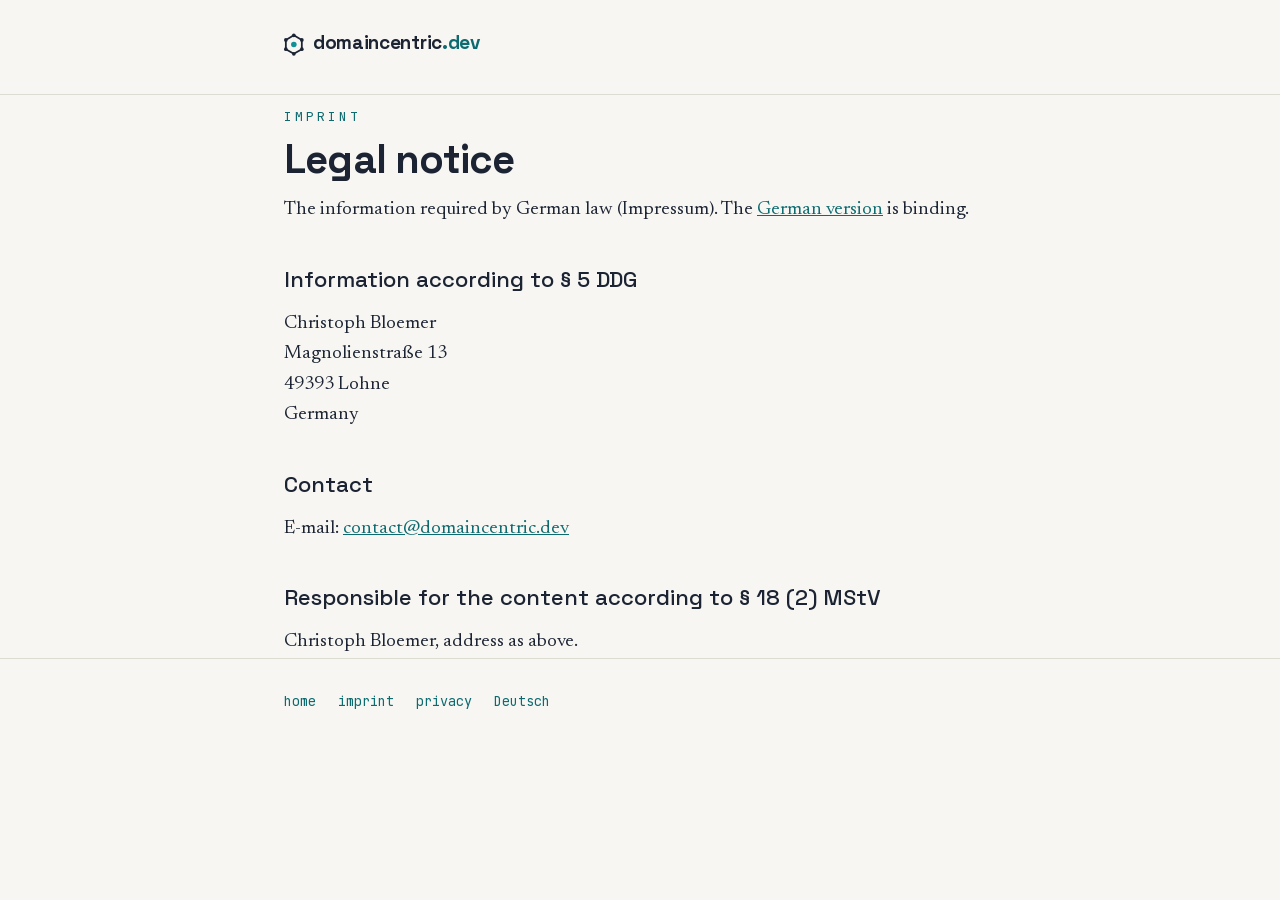
<file: imprint.html>
<!doctype html>
<html lang="en">
<head>
<meta charset="utf-8">
<meta name="viewport" content="width=device-width, initial-scale=1">
<title>Legal notice — Domain-Centric Development</title>
<link rel="icon" type="image/svg+xml" href="favicon.svg">
<link rel="canonical" href="https://domaincentric.dev/imprint.html">
<link rel="alternate" hreflang="en" href="https://domaincentric.dev/imprint.html">
<link rel="alternate" hreflang="de" href="https://domaincentric.dev/de/impressum.html">
<link rel="stylesheet" href="assets/fonts/fonts.css">
<style>
  :root {
    --ink: #1c2433; --paper: #f7f6f3; --teal: #148f96; --teal-dark: #0d6b70; --muted: #5b6472; --line: #dedbd3;
    --display: 'Space Grotesk', 'Avenir Next', 'Trebuchet MS', sans-serif;
    --body: 'Newsreader', Georgia, 'Times New Roman', serif;
    --mono: 'JetBrains Mono', 'SF Mono', Menlo, monospace;
  }
  * { margin: 0; padding: 0; box-sizing: border-box; }
  body { background: var(--paper); color: var(--ink); font-family: var(--body); font-size: 19px; line-height: 1.6; }
  a { color: var(--teal-dark); overflow-wrap: anywhere; }
  a:hover { color: var(--teal); }
  a:focus-visible { outline: 3px solid var(--teal); outline-offset: 3px; border-radius: 2px; }
  .wrap { max-width: 760px; margin: 0 auto; padding: 0 24px; }
  .brand { display: inline-flex; align-items: center; gap: 1ex; font-family: var(--display); font-weight: 700; font-size: 19px; color: var(--ink); text-decoration: none; letter-spacing: -0.3px; }
  .brand .tld { color: var(--teal-dark); }
  .brand svg { width: 2.132ex; height: 2.402ex; overflow: visible; transform: translateY(0.16ex); }
  header { padding: 28px 0; border-bottom: 1px solid var(--line); }
  main { padding: 48px 0 32px; }
  h1 { font-family: var(--display); font-weight: 700; font-size: 40px; letter-spacing: -0.8px; line-height: 1.15; }
  h2 { font-family: var(--display); font-weight: 500; font-size: 22px; margin-top: 36px; }
  p, ul { margin-top: 12px; }
  ul { padding-left: 1.2em; }
  .kicker { font-family: var(--mono); font-size: 13px; letter-spacing: 3px; text-transform: uppercase; color: var(--teal-dark); margin-bottom: 10px; }
  .stand { margin-top: 40px; font-size: 15px; color: var(--muted); }
  .todo { background: #fbe7c6; color: #7a4b00; padding: 0 4px; border-radius: 3px; font-family: var(--mono); font-size: 0.8em; }
  footer { padding: 32px 0 48px; border-top: 1px solid var(--line); }
  footer nav { display: flex; gap: 22px; flex-wrap: wrap; }
  footer nav a { font-family: var(--mono); font-size: 13.5px; text-decoration: none; }
  @media (max-width: 600px) { body { font-size: 17px; } h1 { font-size: 32px; } }
</style>
</head>
<body>
<header>
  <div class="wrap">
    <a class="brand" href="./">
      <svg viewBox="17.4 12 85.2 96" fill="none" aria-hidden="true">
        <polygon points="60,20 94.6,40 94.6,80 60,100 25.4,80 25.4,40" stroke="#1c2433" stroke-width="7.7" stroke-linejoin="round"/>
        <circle cx="60" cy="20" r="8" fill="#1c2433"/><circle cx="94.6" cy="40" r="8" fill="#1c2433"/>
        <circle cx="94.6" cy="80" r="8" fill="#1c2433"/><circle cx="60" cy="100" r="8" fill="#1c2433"/>
        <circle cx="25.4" cy="80" r="8" fill="#1c2433"/><circle cx="25.4" cy="40" r="8" fill="#1c2433"/>
        <circle cx="60" cy="60" r="12" fill="#148f96"/>
      </svg>
      <span>domaincentric<span class="tld">.dev</span></span>
    </a>
  </div>
</header>
<main class="wrap">
  <p class="kicker">Imprint</p>
  <h1>Legal notice</h1>
  <p>The information required by German law (Impressum). The <a href="de/impressum.html" hreflang="de" lang="de">German version</a> is binding.</p>

  <h2>Information according to § 5 DDG</h2>
  <p>Christoph Bloemer<br>Magnolienstraße 13<br>49393 Lohne<br>Germany</p>

  <h2>Contact</h2>
  <p>E-mail: <a href="mailto:contact@domaincentric.dev">contact@domaincentric.dev</a></p>

  <h2>Responsible for the content according to § 18 (2) MStV</h2>
  <p>Christoph Bloemer, address as above.</p>
</main>
<footer>
  <div class="wrap">
    <nav aria-label="Footer">
      <a href="./">home</a>
      <a href="imprint.html">imprint</a>
      <a href="privacy.html">privacy</a>
      <a href="de/impressum.html" hreflang="de" lang="de">Deutsch</a>
    </nav>
  </div>
</footer>
</body>
</html>
</file>
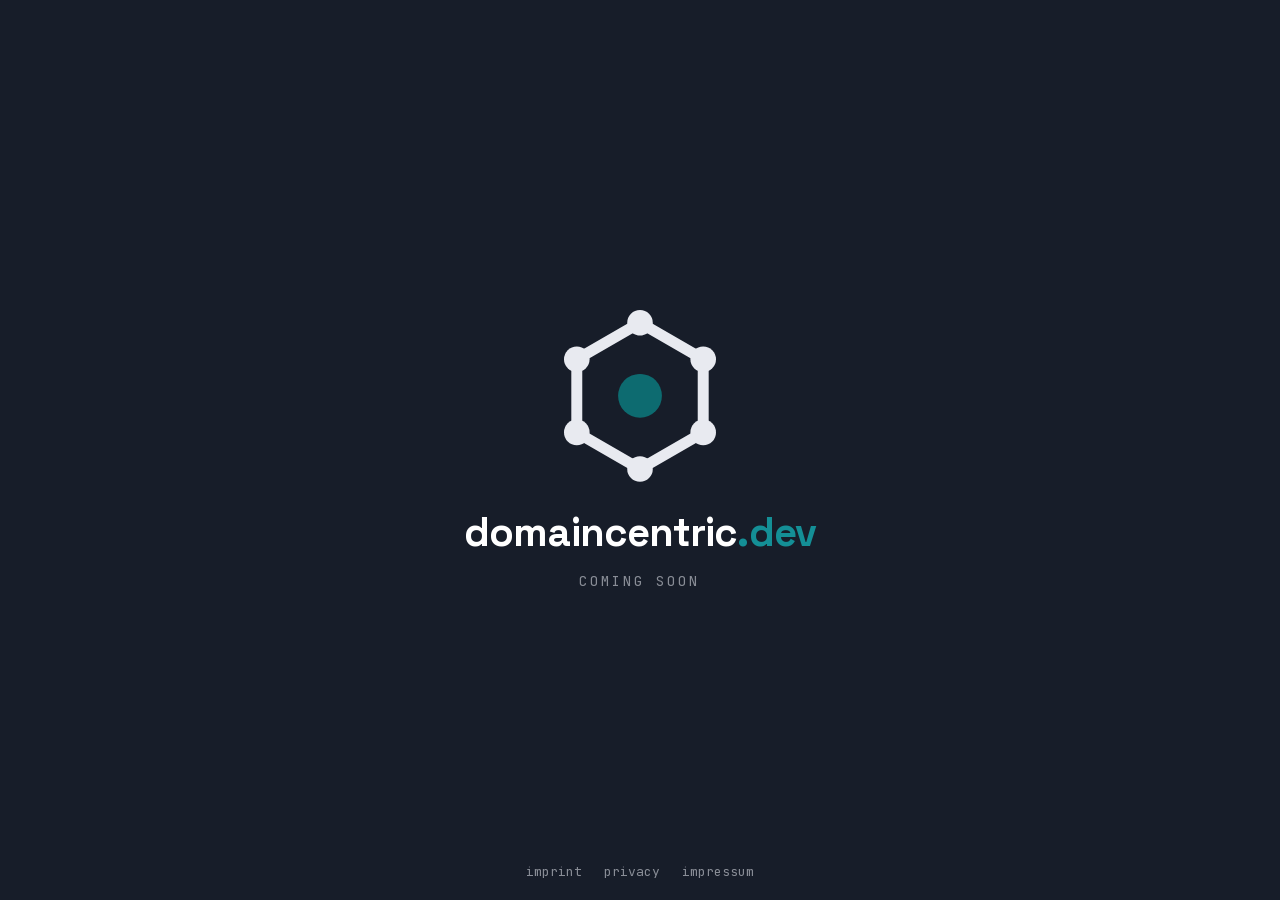
<file: placeholder.html>
<!doctype html>
<html lang="en">
<head>
<meta charset="utf-8">
<meta name="viewport" content="width=device-width, initial-scale=1">
<title>Domain-Centric Development</title>
<meta name="description" content="Domain-Centric Development — coming soon.">
<link rel="icon" type="image/svg+xml" href="favicon.svg">
<link rel="stylesheet" href="assets/fonts/fonts.css">
<style>
  * { margin: 0; padding: 0; box-sizing: border-box; }
  html, body { height: 100%; }
  body {
    background: #171d29;
    color: #e8eaf0;
    font-family: 'Space Grotesk', 'Avenir Next', 'Trebuchet MS', sans-serif;
    display: flex;
    align-items: center;
    justify-content: center;
    text-align: center;
    padding: 24px;
  }
  /* the lockup: the wordmark sits one of its own x-heights below the mark, whose box is the drawing */
  .mark { width: min(30vw, 152px); height: auto; overflow: visible; }
  h1 { margin-top: 0.52em; font-size: clamp(26px, 5vw, 40px); font-weight: 700; letter-spacing: -0.8px; color: #ffffff; }
  h1 .tld { color: #148f96; }
  .legal { position: fixed; left: 0; right: 0; bottom: 20px; display: flex; justify-content: center; gap: 22px; }
  .legal a { font-family: 'JetBrains Mono', 'SF Mono', Menlo, monospace; font-size: 13px; color: rgba(232,234,240,0.55); text-decoration: none; }
  .legal a:hover { color: #148f96; }
  p { margin-top: 14px; font-family: 'JetBrains Mono', 'SF Mono', Menlo, monospace; font-size: 14px; letter-spacing: 3px; text-transform: uppercase; color: rgba(232,234,240,0.55); }
</style>
</head>
<body>
<main>
  <svg class="mark anim" viewBox="18.4 13 83.2 94" role="img" aria-label="Domain-Centric Development logo: six port nodes on a hexagonal boundary around a teal domain core">
    <polygon points="60,20 94.6,40 94.6,80 60,100 25.4,80 25.4,40" stroke="#e8eaf0" stroke-width="6" stroke-linejoin="round" fill="none"/>
    <circle cx="60" cy="20" r="7" fill="#e8eaf0"/>
    <circle cx="94.6" cy="40" r="7" fill="#e8eaf0"/>
    <circle cx="94.6" cy="80" r="7" fill="#e8eaf0"/>
    <circle cx="60" cy="100" r="7" fill="#e8eaf0"/>
    <circle cx="25.4" cy="80" r="7" fill="#e8eaf0"/>
    <circle cx="25.4" cy="40" r="7" fill="#e8eaf0"/>
    <circle class="core" cx="60" cy="60" r="12" fill="#148f96"/>
  </svg>
  <h1>domaincentric<span class="tld">.dev</span></h1>
  <p>coming soon</p>
</main>
<footer class="legal">
  <a href="imprint.html">imprint</a>
  <a href="privacy.html">privacy</a>
  <a href="de/impressum.html" hreflang="de" lang="de">impressum</a>
</footer>
<script>
// The mark at work: a call runs in along a dashed line whose pattern travels towards the core,
// the domain takes it up and lights while doing so, and answers on one or two outgoing ports
// while the call still stands. Nothing moves in between. Values as in the brand's pattern library.
(() => {
  const svg = document.querySelector('svg.anim');
  const still = matchMedia('(prefers-reduced-motion: reduce)').matches;
  if (!svg || still) return;
  const NODES = [[60, 20], [94.6, 40], [94.6, 80], [60, 100], [25.4, 80], [25.4, 40]];
  // Ports have a direction. Calls come in at the top and on the left — the driving adapters,
  // web, rest, scheduler, mcp — and answers go out at the two ports at the bottom right, where
  // the driven adapters sit: events and persistence.
  const IN = [0, 1, 5, 4], OUT = [2, 3];
  const CORE = [60, 60], CORE_R = 12, PORT_R = 7, SVGNS = 'http://www.w3.org/2000/svg';
  const TEAL = [20, 143, 150], TEAL_DARK = [13, 107, 112];
  const LINE = 1.4, DASH = 3, GAP = 4, SPEED = 20, OPACITY = 0.8;
  const CALL = 1800, ANSWER = 0.75, TOGETHER = 0.6, AFTER = 150, FADE_IN = 140, FADE_OUT = 224, PAUSE = 5500;

  const core = svg.querySelector('.core');
  const boundary = svg.querySelector('polygon.boundary') || svg.querySelector('polygon:not([mask]):last-of-type');
  const ink = boundary.getAttribute('stroke');

  // the core's brightness is how much light sits in it, never an animation of its own
  const sources = new Set();
  let level = 0, raf = null;
  function paint() {
    let target = 0;
    for (const s of sources) target = Math.max(target, s.amount);
    level += (target - level) * (target > level ? 0.14 : 0.07);
    const c = TEAL_DARK.map((v, i) => Math.round(v + (TEAL[i] - v) * Math.min(1, level)));
    core.setAttribute('fill', `rgb(${c.join(',')})`);
    if (sources.size || level > 0.004) raf = requestAnimationFrame(paint);
    else { raf = null; level = 0; core.setAttribute('fill', `rgb(${TEAL_DARK.join(',')})`); }
  }
  // while the mark moves, the core rests in the darker teal and lights up with each call
  core.setAttribute('fill', `rgb(${TEAL_DARK.join(',')})`);

  function track(index, goesOut) {
    const [nx, ny] = NODES[index];
    const len = Math.hypot(nx - CORE[0], ny - CORE[1]);
    const ux = (nx - CORE[0]) / len, uy = (ny - CORE[1]) / len;
    const rim = [CORE[0] + ux * CORE_R, CORE[1] + uy * CORE_R];
    const edge = [nx - ux * PORT_R, ny - uy * PORT_R];
    return goesOut ? [...rim, ...edge] : [...edge, ...rim];
  }

  let inFlight = 0;
  function run(index, goesOut, life) {
    const [x1, y1, x2, y2] = track(index, goesOut);
    const line = document.createElementNS(SVGNS, 'line');
    for (const [k, v] of Object.entries({ x1, y1, x2, y2, stroke: ink, 'stroke-width': LINE, 'stroke-opacity': 0, 'stroke-dasharray': `${DASH} ${GAP}` }))
      line.setAttribute(k, v);
    svg.insertBefore(line, boundary);
    line.animate([{ strokeDashoffset: 0 }, { strokeDashoffset: -SPEED * life / 1000 }], { duration: life, easing: 'linear', fill: 'forwards' });
    line.animate([{ strokeOpacity: 0 }, { strokeOpacity: OPACITY }], { duration: FADE_IN, fill: 'forwards' });
    const fadeOut = line.animate([{ strokeOpacity: OPACITY }, { strokeOpacity: 0 }], { duration: FADE_OUT, delay: life - FADE_OUT, fill: 'forwards' });
    fadeOut.onfinish = () => { line.remove(); inFlight--; };
    inFlight++;
  }

  function call() {
    const outMs = Math.round(CALL * ANSWER);
    const calledOn = IN[Math.floor(Math.random() * IN.length)];
    run(calledOn, false, CALL + outMs * TOGETHER + FADE_OUT);
    const source = { amount: 0 };
    sources.add(source); if (!raf) paint();
    const started = performance.now();
    (function frame(now) {
      const t = Math.min(1, (now - started) / CALL);
      source.amount = Math.min(1, Math.max(0, (t - 0.55) / 0.4));
      if (t < 1) requestAnimationFrame(frame);
    })(started);
    setTimeout(() => {
      const ports = [OUT[Math.floor(Math.random() * OUT.length)]];
      if (Math.random() < 0.35) ports.push(OUT.find(i => i !== ports[0]));
      ports.forEach(i => run(i, true, outMs + FADE_OUT + AFTER));
      setTimeout(() => { source.amount = 0; sources.delete(source); }, outMs * 0.8);
    }, CALL);
    return CALL + outMs + FADE_OUT + AFTER;
  }

  // the mark stands still most of the time; a call is the exception, not a beat
  function loop() {
    if (inFlight > 0) { setTimeout(loop, 150); return; }
    setTimeout(loop, call() + PAUSE * (0.6 + Math.random()));
  }
  setTimeout(loop, 900);
})();
</script>
</body>
</html>
</file>
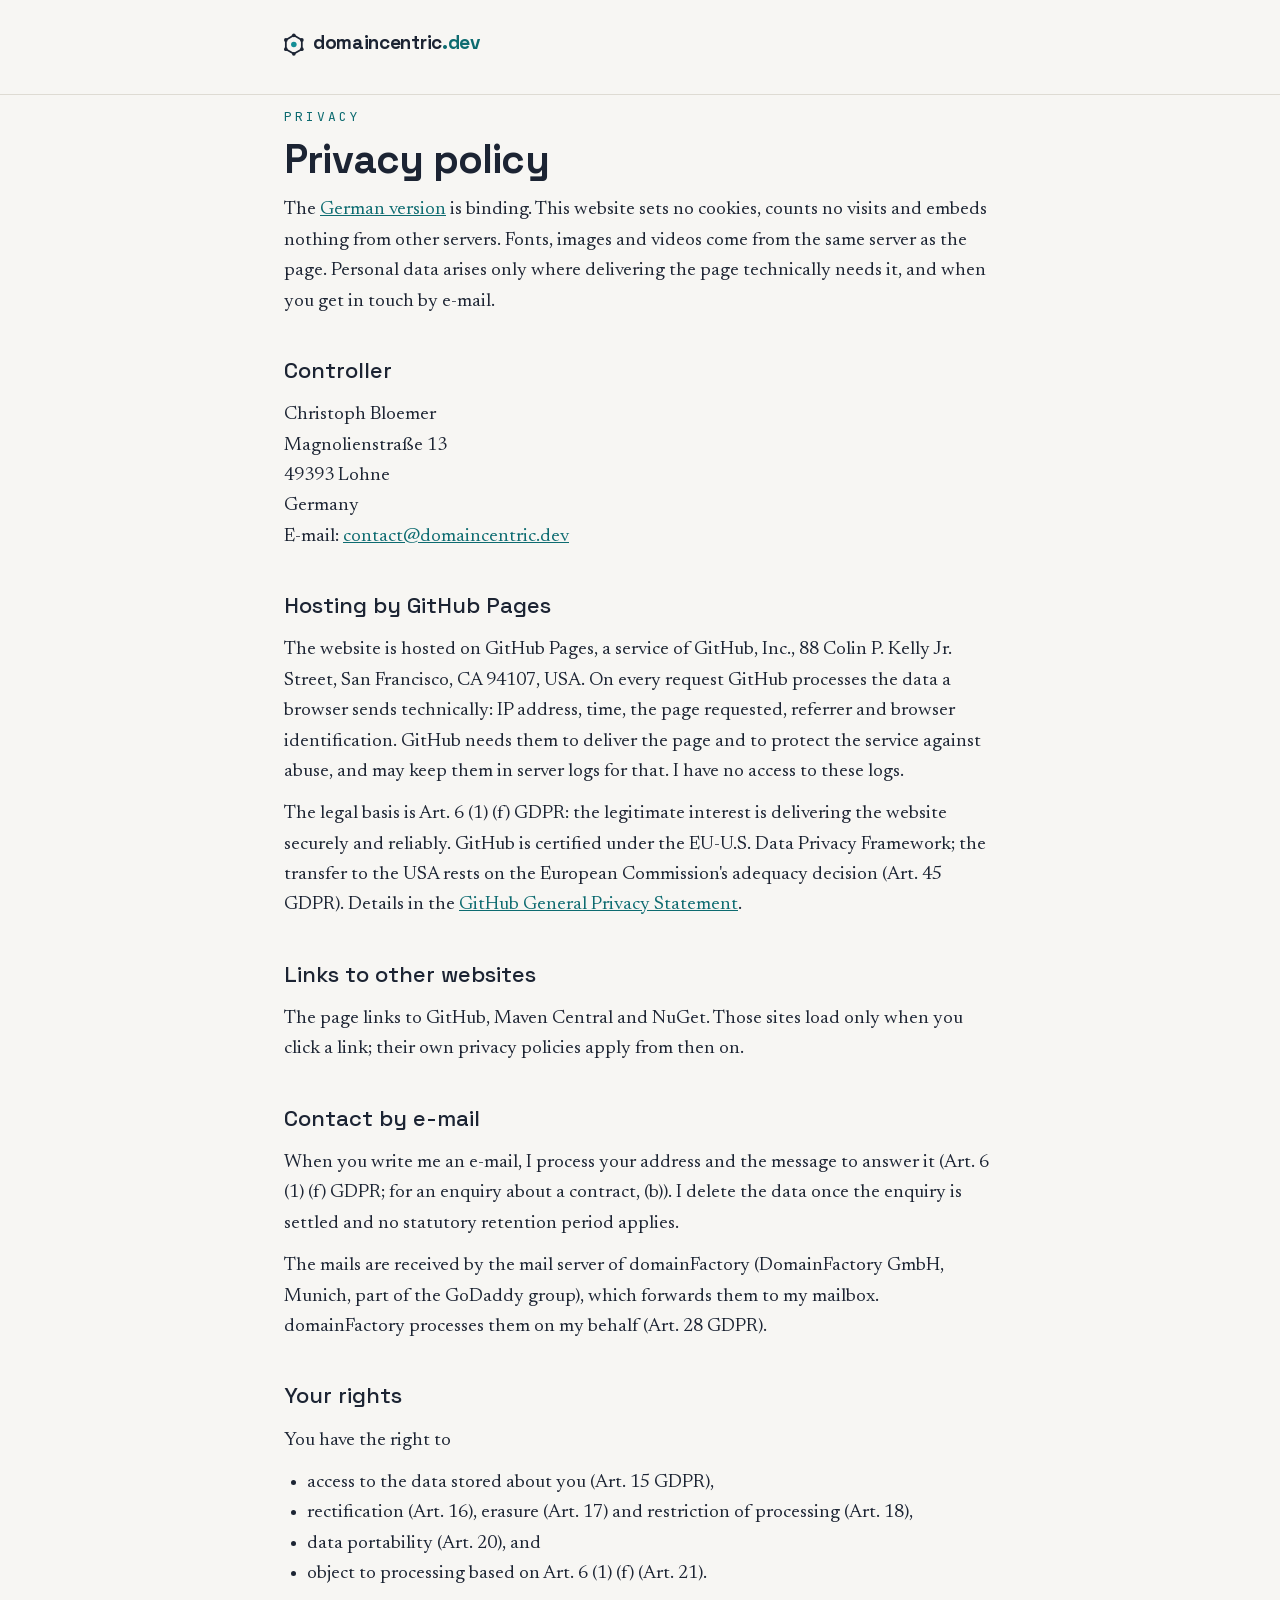
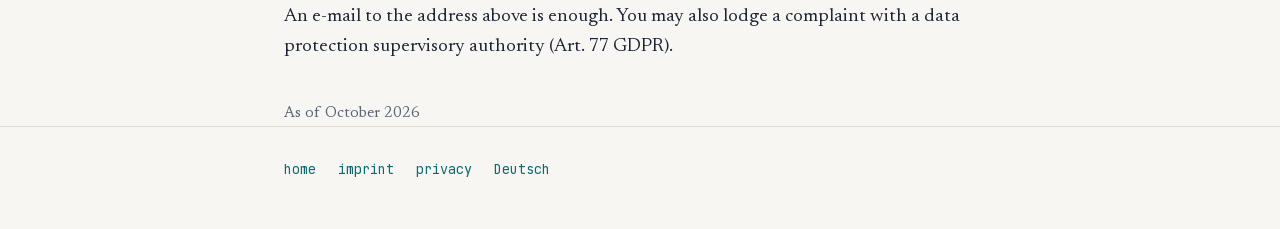
<file: privacy.html>
<!doctype html>
<html lang="en">
<head>
<meta charset="utf-8">
<meta name="viewport" content="width=device-width, initial-scale=1">
<title>Privacy policy — Domain-Centric Development</title>
<link rel="icon" type="image/svg+xml" href="favicon.svg">
<link rel="canonical" href="https://domaincentric.dev/privacy.html">
<link rel="alternate" hreflang="en" href="https://domaincentric.dev/privacy.html">
<link rel="alternate" hreflang="de" href="https://domaincentric.dev/de/datenschutz.html">
<link rel="stylesheet" href="assets/fonts/fonts.css">
<style>
  :root {
    --ink: #1c2433; --paper: #f7f6f3; --teal: #148f96; --teal-dark: #0d6b70; --muted: #5b6472; --line: #dedbd3;
    --display: 'Space Grotesk', 'Avenir Next', 'Trebuchet MS', sans-serif;
    --body: 'Newsreader', Georgia, 'Times New Roman', serif;
    --mono: 'JetBrains Mono', 'SF Mono', Menlo, monospace;
  }
  * { margin: 0; padding: 0; box-sizing: border-box; }
  body { background: var(--paper); color: var(--ink); font-family: var(--body); font-size: 19px; line-height: 1.6; }
  a { color: var(--teal-dark); overflow-wrap: anywhere; }
  a:hover { color: var(--teal); }
  a:focus-visible { outline: 3px solid var(--teal); outline-offset: 3px; border-radius: 2px; }
  .wrap { max-width: 760px; margin: 0 auto; padding: 0 24px; }
  .brand { display: inline-flex; align-items: center; gap: 1ex; font-family: var(--display); font-weight: 700; font-size: 19px; color: var(--ink); text-decoration: none; letter-spacing: -0.3px; }
  .brand .tld { color: var(--teal-dark); }
  .brand svg { width: 2.132ex; height: 2.402ex; overflow: visible; transform: translateY(0.16ex); }
  header { padding: 28px 0; border-bottom: 1px solid var(--line); }
  main { padding: 48px 0 32px; }
  h1 { font-family: var(--display); font-weight: 700; font-size: 40px; letter-spacing: -0.8px; line-height: 1.15; }
  h2 { font-family: var(--display); font-weight: 500; font-size: 22px; margin-top: 36px; }
  p, ul { margin-top: 12px; }
  ul { padding-left: 1.2em; }
  .kicker { font-family: var(--mono); font-size: 13px; letter-spacing: 3px; text-transform: uppercase; color: var(--teal-dark); margin-bottom: 10px; }
  .stand { margin-top: 40px; font-size: 15px; color: var(--muted); }
  .todo { background: #fbe7c6; color: #7a4b00; padding: 0 4px; border-radius: 3px; font-family: var(--mono); font-size: 0.8em; }
  footer { padding: 32px 0 48px; border-top: 1px solid var(--line); }
  footer nav { display: flex; gap: 22px; flex-wrap: wrap; }
  footer nav a { font-family: var(--mono); font-size: 13.5px; text-decoration: none; }
  @media (max-width: 600px) { body { font-size: 17px; } h1 { font-size: 32px; } }
</style>
</head>
<body>
<header>
  <div class="wrap">
    <a class="brand" href="./">
      <svg viewBox="17.4 12 85.2 96" fill="none" aria-hidden="true">
        <polygon points="60,20 94.6,40 94.6,80 60,100 25.4,80 25.4,40" stroke="#1c2433" stroke-width="7.7" stroke-linejoin="round"/>
        <circle cx="60" cy="20" r="8" fill="#1c2433"/><circle cx="94.6" cy="40" r="8" fill="#1c2433"/>
        <circle cx="94.6" cy="80" r="8" fill="#1c2433"/><circle cx="60" cy="100" r="8" fill="#1c2433"/>
        <circle cx="25.4" cy="80" r="8" fill="#1c2433"/><circle cx="25.4" cy="40" r="8" fill="#1c2433"/>
        <circle cx="60" cy="60" r="12" fill="#148f96"/>
      </svg>
      <span>domaincentric<span class="tld">.dev</span></span>
    </a>
  </div>
</header>
<main class="wrap">
  <p class="kicker">Privacy</p>
  <h1>Privacy policy</h1>
  <p>The <a href="de/datenschutz.html" hreflang="de" lang="de">German version</a> is binding. This website sets no
  cookies, counts no visits and embeds nothing from other servers. Fonts, images and videos come from the same server
  as the page. Personal data arises only where delivering the page technically needs it, and when you get in touch by
  e-mail.</p>

  <h2>Controller</h2>
  <p>Christoph Bloemer<br>Magnolienstraße 13<br>49393 Lohne<br>Germany<br>E-mail: <a href="mailto:contact@domaincentric.dev">contact@domaincentric.dev</a></p>

  <h2>Hosting by GitHub Pages</h2>
  <p>The website is hosted on GitHub Pages, a service of GitHub, Inc., 88 Colin P. Kelly Jr. Street, San Francisco,
  CA 94107, USA. On every request GitHub processes the data a browser sends technically: IP address, time, the page
  requested, referrer and browser identification. GitHub needs them to deliver the page and to protect the service
  against abuse, and may keep them in server logs for that. I have no access to these logs.</p>
  <p>The legal basis is Art. 6 (1) (f) GDPR: the legitimate interest is delivering the website securely and reliably.
  GitHub is certified under the EU-U.S. Data Privacy Framework; the transfer to the USA rests on the European
  Commission's adequacy decision (Art. 45 GDPR). Details in the
  <a href="https://docs.github.com/en/site-policy/privacy-policies/github-general-privacy-statement" rel="noopener">GitHub General Privacy Statement</a>.</p>

  <h2>Links to other websites</h2>
  <p>The page links to GitHub, Maven Central and NuGet. Those sites load only when you click a link; their own
  privacy policies apply from then on.</p>

  <h2>Contact by e-mail</h2>
  <p>When you write me an e-mail, I process your address and the message to answer it (Art. 6 (1) (f) GDPR; for an
  enquiry about a contract, (b)). I delete the data once the enquiry is settled and no statutory retention period
  applies.</p>
  <p>The mails are received by the mail server of domainFactory (DomainFactory GmbH, Munich, part of the GoDaddy group),
  which forwards them to my mailbox. domainFactory processes them on my behalf (Art. 28 GDPR).</p>

  <h2>Your rights</h2>
  <p>You have the right to</p>
  <ul>
    <li>access to the data stored about you (Art. 15 GDPR),</li>
    <li>rectification (Art. 16), erasure (Art. 17) and restriction of processing (Art. 18),</li>
    <li>data portability (Art. 20), and</li>
    <li>object to processing based on Art. 6 (1) (f) (Art. 21).</li>
  </ul>
  <p>An e-mail to the address above is enough. You may also lodge a complaint with a data protection supervisory
  authority (Art. 77 GDPR).</p>

  <p class="stand">As of October 2026</p>
</main>
<footer>
  <div class="wrap">
    <nav aria-label="Footer">
      <a href="./">home</a>
      <a href="imprint.html">imprint</a>
      <a href="privacy.html">privacy</a>
      <a href="de/datenschutz.html" hreflang="de" lang="de">Deutsch</a>
    </nav>
  </div>
</footer>
</body>
</html>
</file>
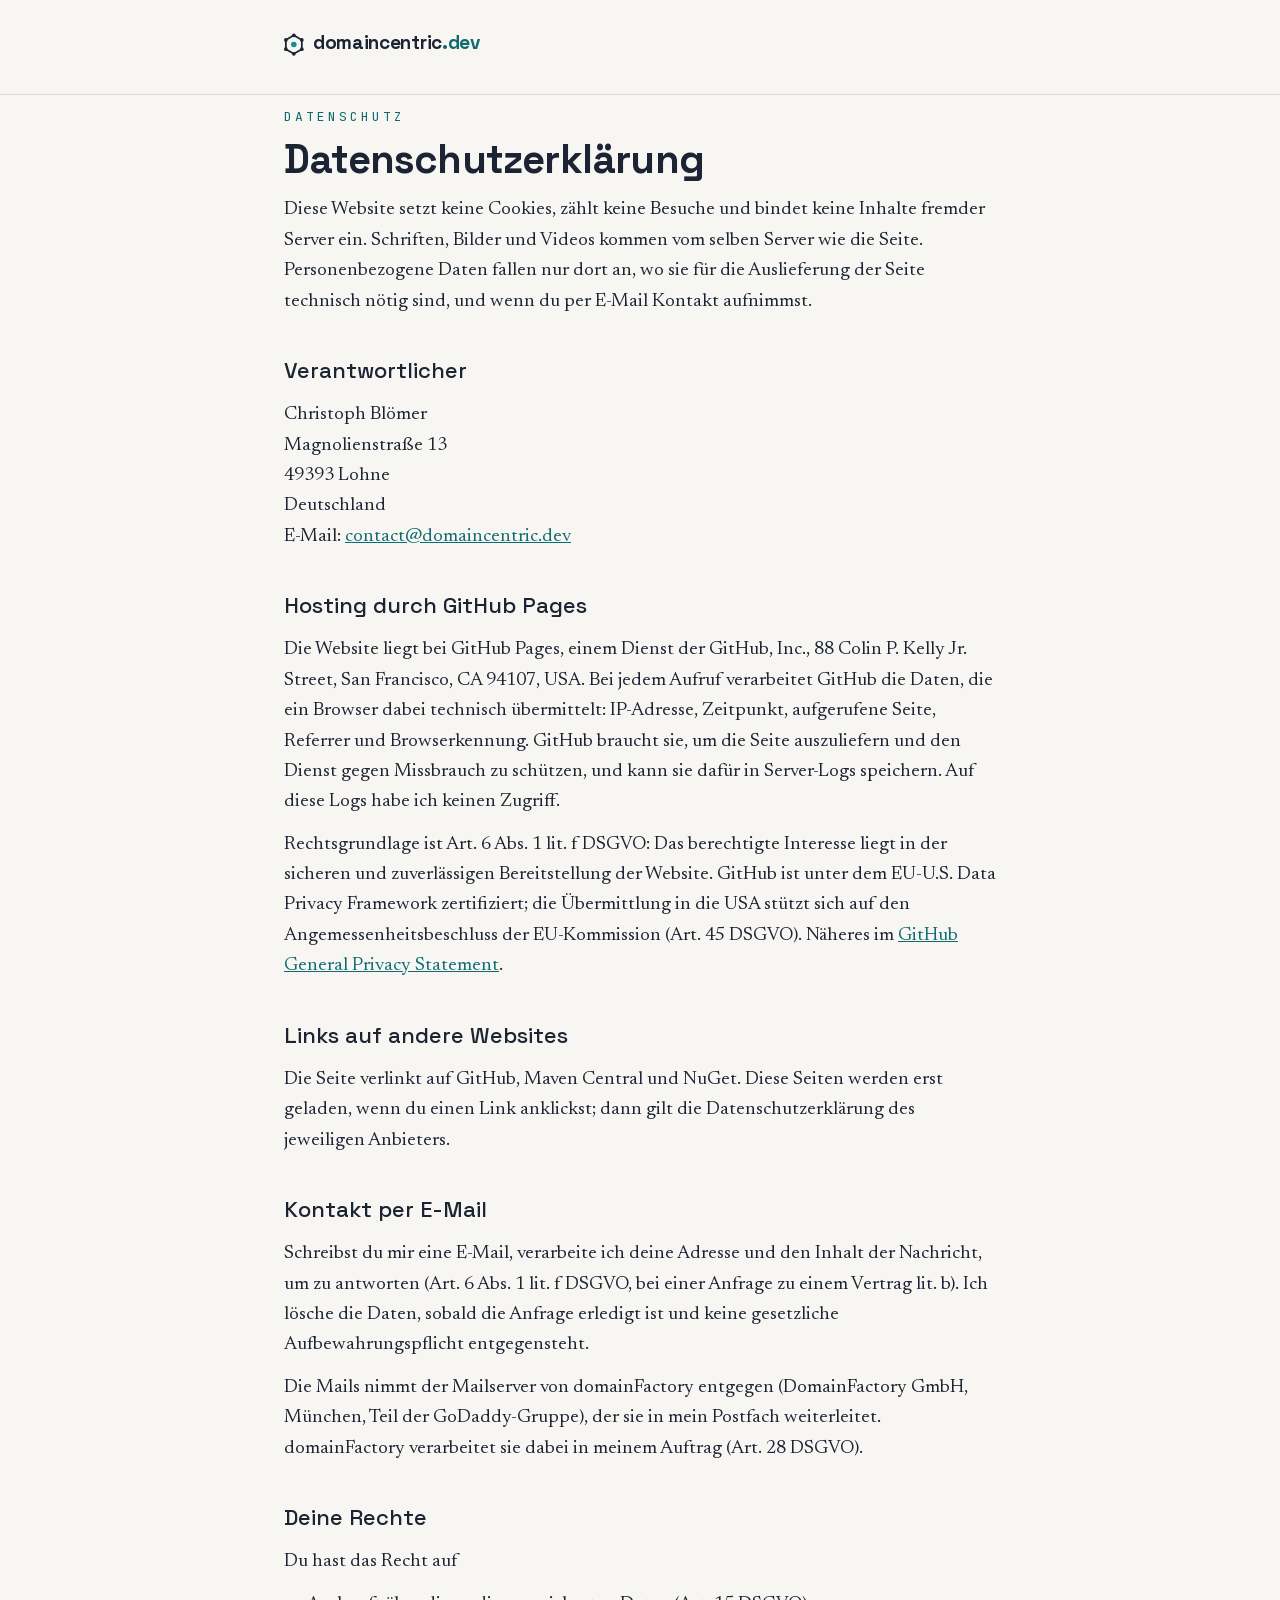
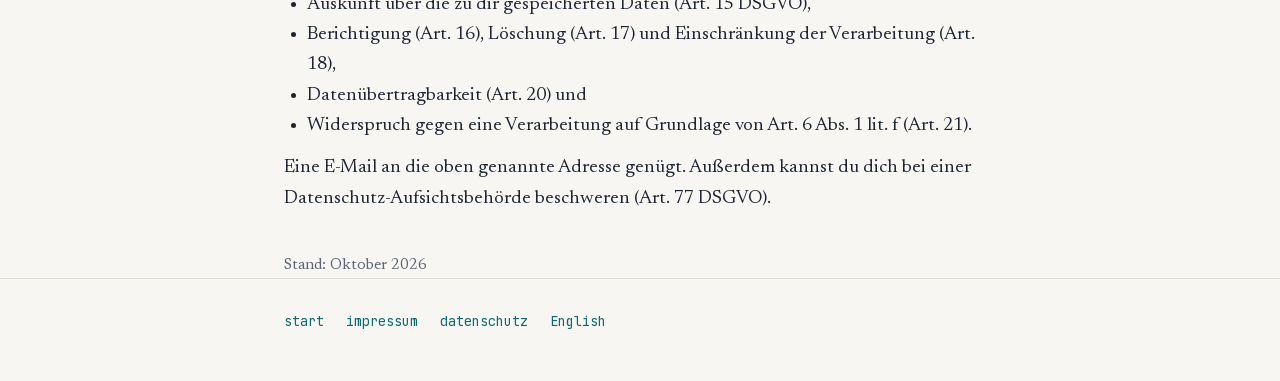
<file: de/datenschutz.html>
<!doctype html>
<html lang="de">
<head>
<meta charset="utf-8">
<meta name="viewport" content="width=device-width, initial-scale=1">
<title>Datenschutzerklärung — Domain-Centric Development</title>
<link rel="icon" type="image/svg+xml" href="../favicon.svg">
<link rel="canonical" href="https://domaincentric.dev/de/datenschutz.html">
<link rel="alternate" hreflang="de" href="https://domaincentric.dev/de/datenschutz.html">
<link rel="alternate" hreflang="en" href="https://domaincentric.dev/privacy.html">
<link rel="stylesheet" href="../assets/fonts/fonts.css">
<style>
  :root {
    --ink: #1c2433; --paper: #f7f6f3; --teal: #148f96; --teal-dark: #0d6b70; --muted: #5b6472; --line: #dedbd3;
    --display: 'Space Grotesk', 'Avenir Next', 'Trebuchet MS', sans-serif;
    --body: 'Newsreader', Georgia, 'Times New Roman', serif;
    --mono: 'JetBrains Mono', 'SF Mono', Menlo, monospace;
  }
  * { margin: 0; padding: 0; box-sizing: border-box; }
  body { background: var(--paper); color: var(--ink); font-family: var(--body); font-size: 19px; line-height: 1.6; }
  a { color: var(--teal-dark); overflow-wrap: anywhere; }
  a:hover { color: var(--teal); }
  a:focus-visible { outline: 3px solid var(--teal); outline-offset: 3px; border-radius: 2px; }
  .wrap { max-width: 760px; margin: 0 auto; padding: 0 24px; }
  .brand { display: inline-flex; align-items: center; gap: 1ex; font-family: var(--display); font-weight: 700; font-size: 19px; color: var(--ink); text-decoration: none; letter-spacing: -0.3px; }
  .brand .tld { color: var(--teal-dark); }
  .brand svg { width: 2.132ex; height: 2.402ex; overflow: visible; transform: translateY(0.16ex); }
  header { padding: 28px 0; border-bottom: 1px solid var(--line); }
  main { padding: 48px 0 32px; }
  h1 { font-family: var(--display); font-weight: 700; font-size: 40px; letter-spacing: -0.8px; line-height: 1.15; }
  h2 { font-family: var(--display); font-weight: 500; font-size: 22px; margin-top: 36px; }
  p, ul { margin-top: 12px; }
  ul { padding-left: 1.2em; }
  .kicker { font-family: var(--mono); font-size: 13px; letter-spacing: 3px; text-transform: uppercase; color: var(--teal-dark); margin-bottom: 10px; }
  .stand { margin-top: 40px; font-size: 15px; color: var(--muted); }
  .todo { background: #fbe7c6; color: #7a4b00; padding: 0 4px; border-radius: 3px; font-family: var(--mono); font-size: 0.8em; }
  footer { padding: 32px 0 48px; border-top: 1px solid var(--line); }
  footer nav { display: flex; gap: 22px; flex-wrap: wrap; }
  footer nav a { font-family: var(--mono); font-size: 13.5px; text-decoration: none; }
  @media (max-width: 600px) { body { font-size: 17px; } h1 { font-size: 32px; } }
</style>
</head>
<body>
<header>
  <div class="wrap">
    <a class="brand" href="./">
      <svg viewBox="17.4 12 85.2 96" fill="none" aria-hidden="true">
        <polygon points="60,20 94.6,40 94.6,80 60,100 25.4,80 25.4,40" stroke="#1c2433" stroke-width="7.7" stroke-linejoin="round"/>
        <circle cx="60" cy="20" r="8" fill="#1c2433"/><circle cx="94.6" cy="40" r="8" fill="#1c2433"/>
        <circle cx="94.6" cy="80" r="8" fill="#1c2433"/><circle cx="60" cy="100" r="8" fill="#1c2433"/>
        <circle cx="25.4" cy="80" r="8" fill="#1c2433"/><circle cx="25.4" cy="40" r="8" fill="#1c2433"/>
        <circle cx="60" cy="60" r="12" fill="#148f96"/>
      </svg>
      <span>domaincentric<span class="tld">.dev</span></span>
    </a>
  </div>
</header>
<main class="wrap">
  <p class="kicker">Datenschutz</p>
  <h1>Datenschutzerklärung</h1>
  <p>Diese Website setzt keine Cookies, zählt keine Besuche und bindet keine Inhalte fremder Server ein. Schriften,
  Bilder und Videos kommen vom selben Server wie die Seite. Personenbezogene Daten fallen nur dort an, wo sie für die
  Auslieferung der Seite technisch nötig sind, und wenn du per E-Mail Kontakt aufnimmst.</p>

  <h2>Verantwortlicher</h2>
  <p>Christoph Blömer<br>Magnolienstraße 13<br>49393 Lohne<br>Deutschland<br>E-Mail: <a href="mailto:contact@domaincentric.dev">contact@domaincentric.dev</a></p>

  <h2>Hosting durch GitHub Pages</h2>
  <p>Die Website liegt bei GitHub Pages, einem Dienst der GitHub, Inc., 88 Colin P. Kelly Jr. Street, San Francisco,
  CA 94107, USA. Bei jedem Aufruf verarbeitet GitHub die Daten, die ein Browser dabei technisch übermittelt:
  IP-Adresse, Zeitpunkt, aufgerufene Seite, Referrer und Browserkennung. GitHub braucht sie, um die Seite
  auszuliefern und den Dienst gegen Missbrauch zu schützen, und kann sie dafür in Server-Logs speichern. Auf diese
  Logs habe ich keinen Zugriff.</p>
  <p>Rechtsgrundlage ist Art. 6 Abs. 1 lit. f DSGVO: Das berechtigte Interesse liegt in der sicheren und
  zuverlässigen Bereitstellung der Website. GitHub ist unter dem EU-U.S. Data Privacy Framework zertifiziert; die
  Übermittlung in die USA stützt sich auf den Angemessenheitsbeschluss der EU-Kommission (Art. 45 DSGVO). Näheres im
  <a href="https://docs.github.com/en/site-policy/privacy-policies/github-general-privacy-statement" rel="noopener">GitHub General Privacy Statement</a>.</p>

  <h2>Links auf andere Websites</h2>
  <p>Die Seite verlinkt auf GitHub, Maven Central und NuGet. Diese Seiten werden erst geladen, wenn du einen Link
  anklickst; dann gilt die Datenschutzerklärung des jeweiligen Anbieters.</p>

  <h2>Kontakt per E-Mail</h2>
  <p>Schreibst du mir eine E-Mail, verarbeite ich deine Adresse und den Inhalt der Nachricht, um zu antworten
  (Art. 6 Abs. 1 lit. f DSGVO, bei einer Anfrage zu einem Vertrag lit. b). Ich lösche die Daten, sobald die Anfrage
  erledigt ist und keine gesetzliche Aufbewahrungspflicht entgegensteht.</p>
  <p>Die Mails nimmt der Mailserver von domainFactory entgegen (DomainFactory GmbH, München, Teil der GoDaddy-Gruppe), der
  sie in mein Postfach weiterleitet. domainFactory verarbeitet sie dabei in meinem Auftrag (Art. 28 DSGVO).</p>

  <h2>Deine Rechte</h2>
  <p>Du hast das Recht auf</p>
  <ul>
    <li>Auskunft über die zu dir gespeicherten Daten (Art. 15 DSGVO),</li>
    <li>Berichtigung (Art. 16), Löschung (Art. 17) und Einschränkung der Verarbeitung (Art. 18),</li>
    <li>Datenübertragbarkeit (Art. 20) und</li>
    <li>Widerspruch gegen eine Verarbeitung auf Grundlage von Art. 6 Abs. 1 lit. f (Art. 21).</li>
  </ul>
  <p>Eine E-Mail an die oben genannte Adresse genügt. Außerdem kannst du dich bei einer
  Datenschutz-Aufsichtsbehörde beschweren (Art. 77 DSGVO).</p>

  <p class="stand">Stand: Oktober 2026</p>
</main>
<footer>
  <div class="wrap">
    <nav aria-label="Fußzeile">
      <a href="./">start</a>
      <a href="impressum.html">impressum</a>
      <a href="datenschutz.html">datenschutz</a>
      <a href="../privacy.html" hreflang="en" lang="en">English</a>
    </nav>
  </div>
</footer>
</body>
</html>
</file>
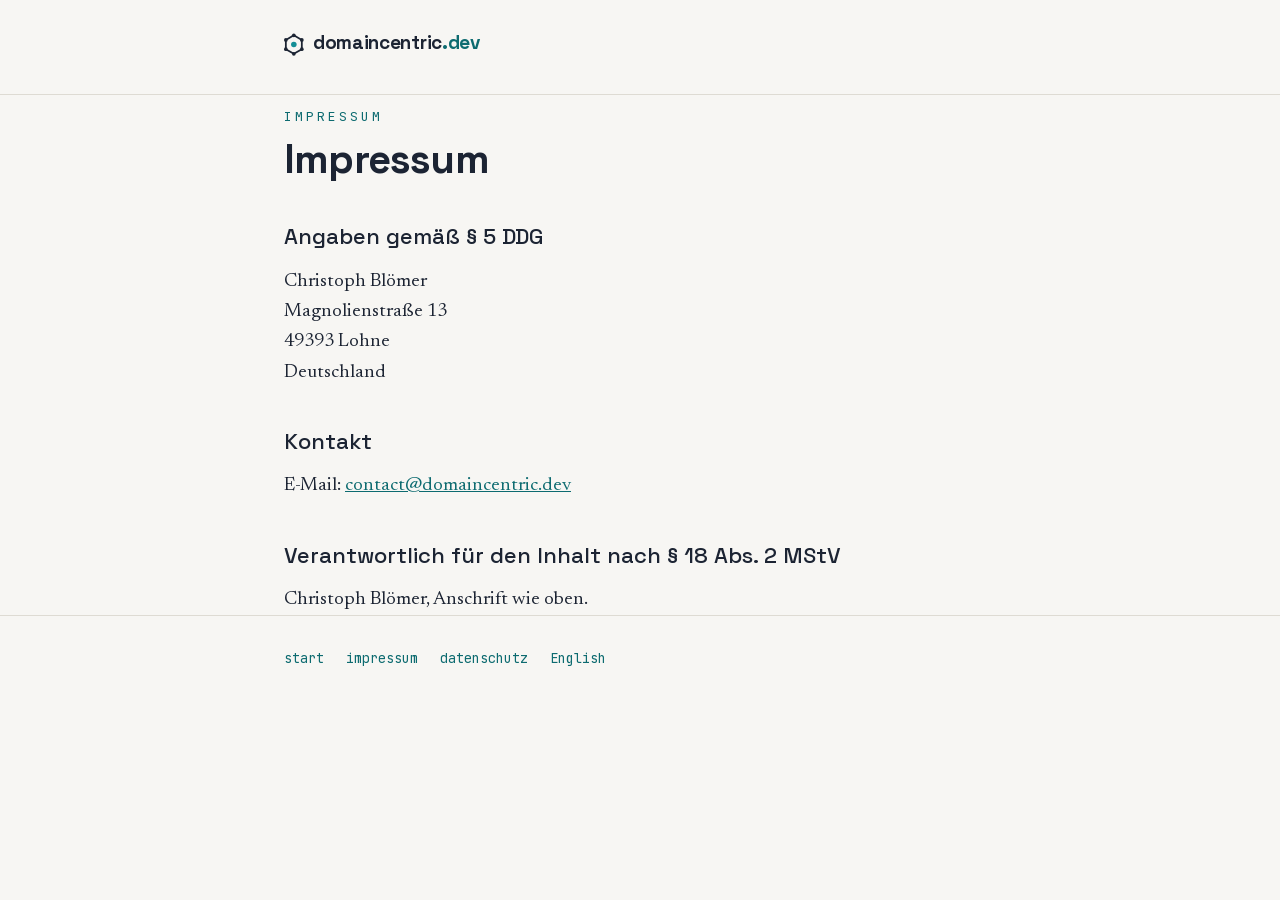
<file: de/impressum.html>
<!doctype html>
<html lang="de">
<head>
<meta charset="utf-8">
<meta name="viewport" content="width=device-width, initial-scale=1">
<title>Impressum — Domain-Centric Development</title>
<link rel="icon" type="image/svg+xml" href="../favicon.svg">
<link rel="canonical" href="https://domaincentric.dev/de/impressum.html">
<link rel="alternate" hreflang="de" href="https://domaincentric.dev/de/impressum.html">
<link rel="alternate" hreflang="en" href="https://domaincentric.dev/imprint.html">
<link rel="stylesheet" href="../assets/fonts/fonts.css">
<style>
  :root {
    --ink: #1c2433; --paper: #f7f6f3; --teal: #148f96; --teal-dark: #0d6b70; --muted: #5b6472; --line: #dedbd3;
    --display: 'Space Grotesk', 'Avenir Next', 'Trebuchet MS', sans-serif;
    --body: 'Newsreader', Georgia, 'Times New Roman', serif;
    --mono: 'JetBrains Mono', 'SF Mono', Menlo, monospace;
  }
  * { margin: 0; padding: 0; box-sizing: border-box; }
  body { background: var(--paper); color: var(--ink); font-family: var(--body); font-size: 19px; line-height: 1.6; }
  a { color: var(--teal-dark); overflow-wrap: anywhere; }
  a:hover { color: var(--teal); }
  a:focus-visible { outline: 3px solid var(--teal); outline-offset: 3px; border-radius: 2px; }
  .wrap { max-width: 760px; margin: 0 auto; padding: 0 24px; }
  .brand { display: inline-flex; align-items: center; gap: 1ex; font-family: var(--display); font-weight: 700; font-size: 19px; color: var(--ink); text-decoration: none; letter-spacing: -0.3px; }
  .brand .tld { color: var(--teal-dark); }
  .brand svg { width: 2.132ex; height: 2.402ex; overflow: visible; transform: translateY(0.16ex); }
  header { padding: 28px 0; border-bottom: 1px solid var(--line); }
  main { padding: 48px 0 32px; }
  h1 { font-family: var(--display); font-weight: 700; font-size: 40px; letter-spacing: -0.8px; line-height: 1.15; }
  h2 { font-family: var(--display); font-weight: 500; font-size: 22px; margin-top: 36px; }
  p, ul { margin-top: 12px; }
  ul { padding-left: 1.2em; }
  .kicker { font-family: var(--mono); font-size: 13px; letter-spacing: 3px; text-transform: uppercase; color: var(--teal-dark); margin-bottom: 10px; }
  .stand { margin-top: 40px; font-size: 15px; color: var(--muted); }
  .todo { background: #fbe7c6; color: #7a4b00; padding: 0 4px; border-radius: 3px; font-family: var(--mono); font-size: 0.8em; }
  footer { padding: 32px 0 48px; border-top: 1px solid var(--line); }
  footer nav { display: flex; gap: 22px; flex-wrap: wrap; }
  footer nav a { font-family: var(--mono); font-size: 13.5px; text-decoration: none; }
  @media (max-width: 600px) { body { font-size: 17px; } h1 { font-size: 32px; } }
</style>
</head>
<body>
<header>
  <div class="wrap">
    <a class="brand" href="./">
      <svg viewBox="17.4 12 85.2 96" fill="none" aria-hidden="true">
        <polygon points="60,20 94.6,40 94.6,80 60,100 25.4,80 25.4,40" stroke="#1c2433" stroke-width="7.7" stroke-linejoin="round"/>
        <circle cx="60" cy="20" r="8" fill="#1c2433"/><circle cx="94.6" cy="40" r="8" fill="#1c2433"/>
        <circle cx="94.6" cy="80" r="8" fill="#1c2433"/><circle cx="60" cy="100" r="8" fill="#1c2433"/>
        <circle cx="25.4" cy="80" r="8" fill="#1c2433"/><circle cx="25.4" cy="40" r="8" fill="#1c2433"/>
        <circle cx="60" cy="60" r="12" fill="#148f96"/>
      </svg>
      <span>domaincentric<span class="tld">.dev</span></span>
    </a>
  </div>
</header>
<main class="wrap">
  <p class="kicker">Impressum</p>
  <h1>Impressum</h1>

  <h2>Angaben gemäß § 5 DDG</h2>
  <p>Christoph Blömer<br>Magnolienstraße 13<br>49393 Lohne<br>Deutschland</p>

  <h2>Kontakt</h2>
  <p>E-Mail: <a href="mailto:contact@domaincentric.dev">contact@domaincentric.dev</a></p>

  <h2>Verantwortlich für den Inhalt nach § 18 Abs. 2 MStV</h2>
  <p>Christoph Blömer, Anschrift wie oben.</p>
</main>
<footer>
  <div class="wrap">
    <nav aria-label="Fußzeile">
      <a href="./">start</a>
      <a href="impressum.html">impressum</a>
      <a href="datenschutz.html">datenschutz</a>
      <a href="../imprint.html" hreflang="en" lang="en">English</a>
    </nav>
  </div>
</footer>
</body>
</html>
</file>
<file: assets/fonts/fonts.css>
/* The site's three faces, served from here so that no visitor's address goes to a font host.
   Space Grotesk, Newsreader and JetBrains Mono under the SIL Open Font License 1.1, latin and latin-ext. */
/* JetBrains Mono, latin-ext */
@font-face {
  font-family: 'JetBrains Mono';
  font-style: normal;
  font-weight: 400;
  font-display: swap;
  src: url(jetbrains-mono-latin-ext.woff2) format('woff2');
  unicode-range: U+0100-02BA, U+02BD-02C5, U+02C7-02CC, U+02CE-02D7, U+02DD-02FF, U+0304, U+0308, U+0329, U+1D00-1DBF, U+1E00-1E9F, U+1EF2-1EFF, U+2020, U+20A0-20AB, U+20AD-20C0, U+2113, U+2C60-2C7F, U+A720-A7FF;
}
/* JetBrains Mono, latin */
@font-face {
  font-family: 'JetBrains Mono';
  font-style: normal;
  font-weight: 400;
  font-display: swap;
  src: url(jetbrains-mono-latin.woff2) format('woff2');
  unicode-range: U+0000-00FF, U+0131, U+0152-0153, U+02BB-02BC, U+02C6, U+02DA, U+02DC, U+0304, U+0308, U+0329, U+2000-206F, U+20AC, U+2122, U+2191, U+2193, U+2212, U+2215, U+FEFF, U+FFFD;
}
/* JetBrains Mono, latin-ext */
@font-face {
  font-family: 'JetBrains Mono';
  font-style: normal;
  font-weight: 500;
  font-display: swap;
  src: url(jetbrains-mono-latin-ext.woff2) format('woff2');
  unicode-range: U+0100-02BA, U+02BD-02C5, U+02C7-02CC, U+02CE-02D7, U+02DD-02FF, U+0304, U+0308, U+0329, U+1D00-1DBF, U+1E00-1E9F, U+1EF2-1EFF, U+2020, U+20A0-20AB, U+20AD-20C0, U+2113, U+2C60-2C7F, U+A720-A7FF;
}
/* JetBrains Mono, latin */
@font-face {
  font-family: 'JetBrains Mono';
  font-style: normal;
  font-weight: 500;
  font-display: swap;
  src: url(jetbrains-mono-latin.woff2) format('woff2');
  unicode-range: U+0000-00FF, U+0131, U+0152-0153, U+02BB-02BC, U+02C6, U+02DA, U+02DC, U+0304, U+0308, U+0329, U+2000-206F, U+20AC, U+2122, U+2191, U+2193, U+2212, U+2215, U+FEFF, U+FFFD;
}
/* Newsreader, latin-ext */
@font-face {
  font-family: 'Newsreader';
  font-style: normal;
  font-weight: 400;
  font-display: swap;
  src: url(newsreader-latin-ext.woff2) format('woff2');
  unicode-range: U+0100-02BA, U+02BD-02C5, U+02C7-02CC, U+02CE-02D7, U+02DD-02FF, U+0304, U+0308, U+0329, U+1D00-1DBF, U+1E00-1E9F, U+1EF2-1EFF, U+2020, U+20A0-20AB, U+20AD-20C0, U+2113, U+2C60-2C7F, U+A720-A7FF;
}
/* Newsreader, latin */
@font-face {
  font-family: 'Newsreader';
  font-style: normal;
  font-weight: 400;
  font-display: swap;
  src: url(newsreader-latin.woff2) format('woff2');
  unicode-range: U+0000-00FF, U+0131, U+0152-0153, U+02BB-02BC, U+02C6, U+02DA, U+02DC, U+0304, U+0308, U+0329, U+2000-206F, U+20AC, U+2122, U+2191, U+2193, U+2212, U+2215, U+FEFF, U+FFFD;
}
/* Newsreader, latin-ext */
@font-face {
  font-family: 'Newsreader';
  font-style: normal;
  font-weight: 500;
  font-display: swap;
  src: url(newsreader-latin-ext.woff2) format('woff2');
  unicode-range: U+0100-02BA, U+02BD-02C5, U+02C7-02CC, U+02CE-02D7, U+02DD-02FF, U+0304, U+0308, U+0329, U+1D00-1DBF, U+1E00-1E9F, U+1EF2-1EFF, U+2020, U+20A0-20AB, U+20AD-20C0, U+2113, U+2C60-2C7F, U+A720-A7FF;
}
/* Newsreader, latin */
@font-face {
  font-family: 'Newsreader';
  font-style: normal;
  font-weight: 500;
  font-display: swap;
  src: url(newsreader-latin.woff2) format('woff2');
  unicode-range: U+0000-00FF, U+0131, U+0152-0153, U+02BB-02BC, U+02C6, U+02DA, U+02DC, U+0304, U+0308, U+0329, U+2000-206F, U+20AC, U+2122, U+2191, U+2193, U+2212, U+2215, U+FEFF, U+FFFD;
}
/* Space Grotesk, latin-ext */
@font-face {
  font-family: 'Space Grotesk';
  font-style: normal;
  font-weight: 400;
  font-display: swap;
  src: url(space-grotesk-latin-ext.woff2) format('woff2');
  unicode-range: U+0100-02BA, U+02BD-02C5, U+02C7-02CC, U+02CE-02D7, U+02DD-02FF, U+0304, U+0308, U+0329, U+1D00-1DBF, U+1E00-1E9F, U+1EF2-1EFF, U+2020, U+20A0-20AB, U+20AD-20C0, U+2113, U+2C60-2C7F, U+A720-A7FF;
}
/* Space Grotesk, latin */
@font-face {
  font-family: 'Space Grotesk';
  font-style: normal;
  font-weight: 400;
  font-display: swap;
  src: url(space-grotesk-latin.woff2) format('woff2');
  unicode-range: U+0000-00FF, U+0131, U+0152-0153, U+02BB-02BC, U+02C6, U+02DA, U+02DC, U+0304, U+0308, U+0329, U+2000-206F, U+20AC, U+2122, U+2191, U+2193, U+2212, U+2215, U+FEFF, U+FFFD;
}
/* Space Grotesk, latin-ext */
@font-face {
  font-family: 'Space Grotesk';
  font-style: normal;
  font-weight: 500;
  font-display: swap;
  src: url(space-grotesk-latin-ext.woff2) format('woff2');
  unicode-range: U+0100-02BA, U+02BD-02C5, U+02C7-02CC, U+02CE-02D7, U+02DD-02FF, U+0304, U+0308, U+0329, U+1D00-1DBF, U+1E00-1E9F, U+1EF2-1EFF, U+2020, U+20A0-20AB, U+20AD-20C0, U+2113, U+2C60-2C7F, U+A720-A7FF;
}
/* Space Grotesk, latin */
@font-face {
  font-family: 'Space Grotesk';
  font-style: normal;
  font-weight: 500;
  font-display: swap;
  src: url(space-grotesk-latin.woff2) format('woff2');
  unicode-range: U+0000-00FF, U+0131, U+0152-0153, U+02BB-02BC, U+02C6, U+02DA, U+02DC, U+0304, U+0308, U+0329, U+2000-206F, U+20AC, U+2122, U+2191, U+2193, U+2212, U+2215, U+FEFF, U+FFFD;
}
/* Space Grotesk, latin-ext */
@font-face {
  font-family: 'Space Grotesk';
  font-style: normal;
  font-weight: 700;
  font-display: swap;
  src: url(space-grotesk-latin-ext.woff2) format('woff2');
  unicode-range: U+0100-02BA, U+02BD-02C5, U+02C7-02CC, U+02CE-02D7, U+02DD-02FF, U+0304, U+0308, U+0329, U+1D00-1DBF, U+1E00-1E9F, U+1EF2-1EFF, U+2020, U+20A0-20AB, U+20AD-20C0, U+2113, U+2C60-2C7F, U+A720-A7FF;
}
/* Space Grotesk, latin */
@font-face {
  font-family: 'Space Grotesk';
  font-style: normal;
  font-weight: 700;
  font-display: swap;
  src: url(space-grotesk-latin.woff2) format('woff2');
  unicode-range: U+0000-00FF, U+0131, U+0152-0153, U+02BB-02BC, U+02C6, U+02DA, U+02DC, U+0304, U+0308, U+0329, U+2000-206F, U+20AC, U+2122, U+2191, U+2193, U+2212, U+2215, U+FEFF, U+FFFD;
}
</file>
